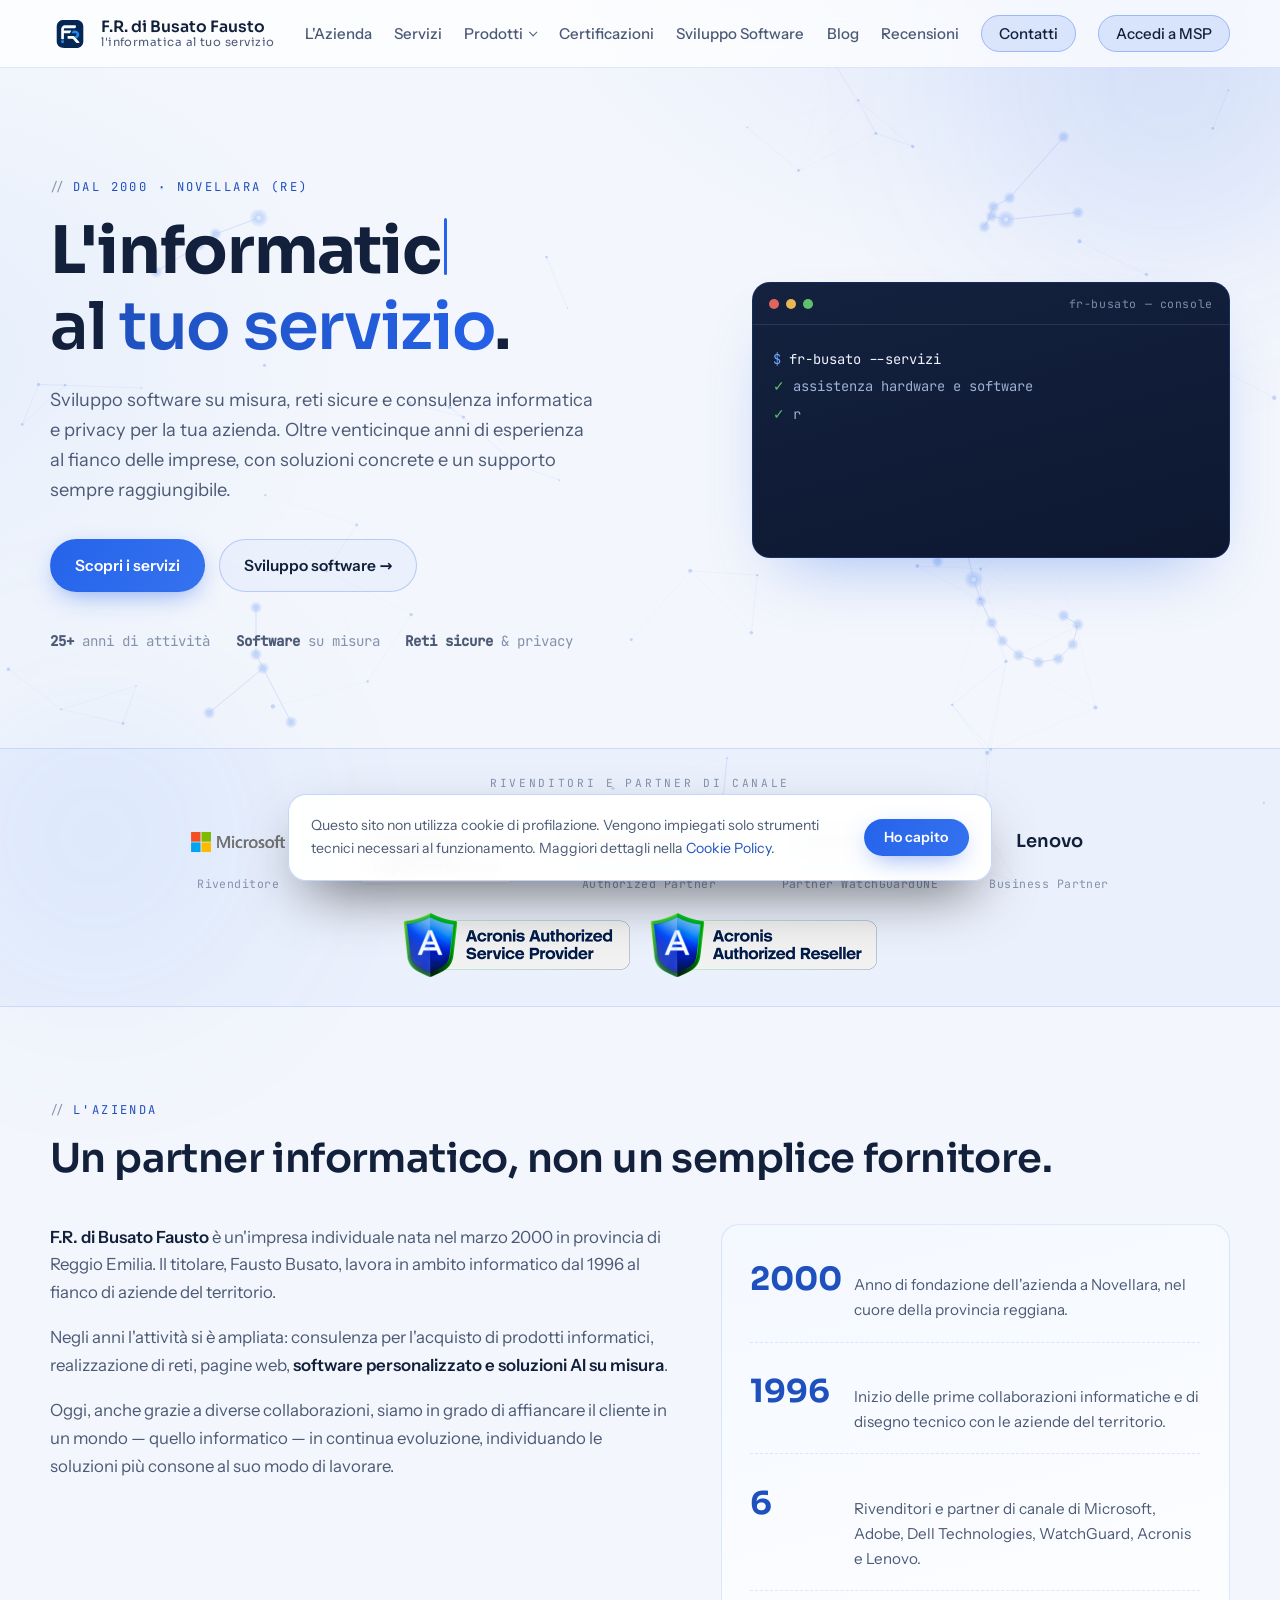
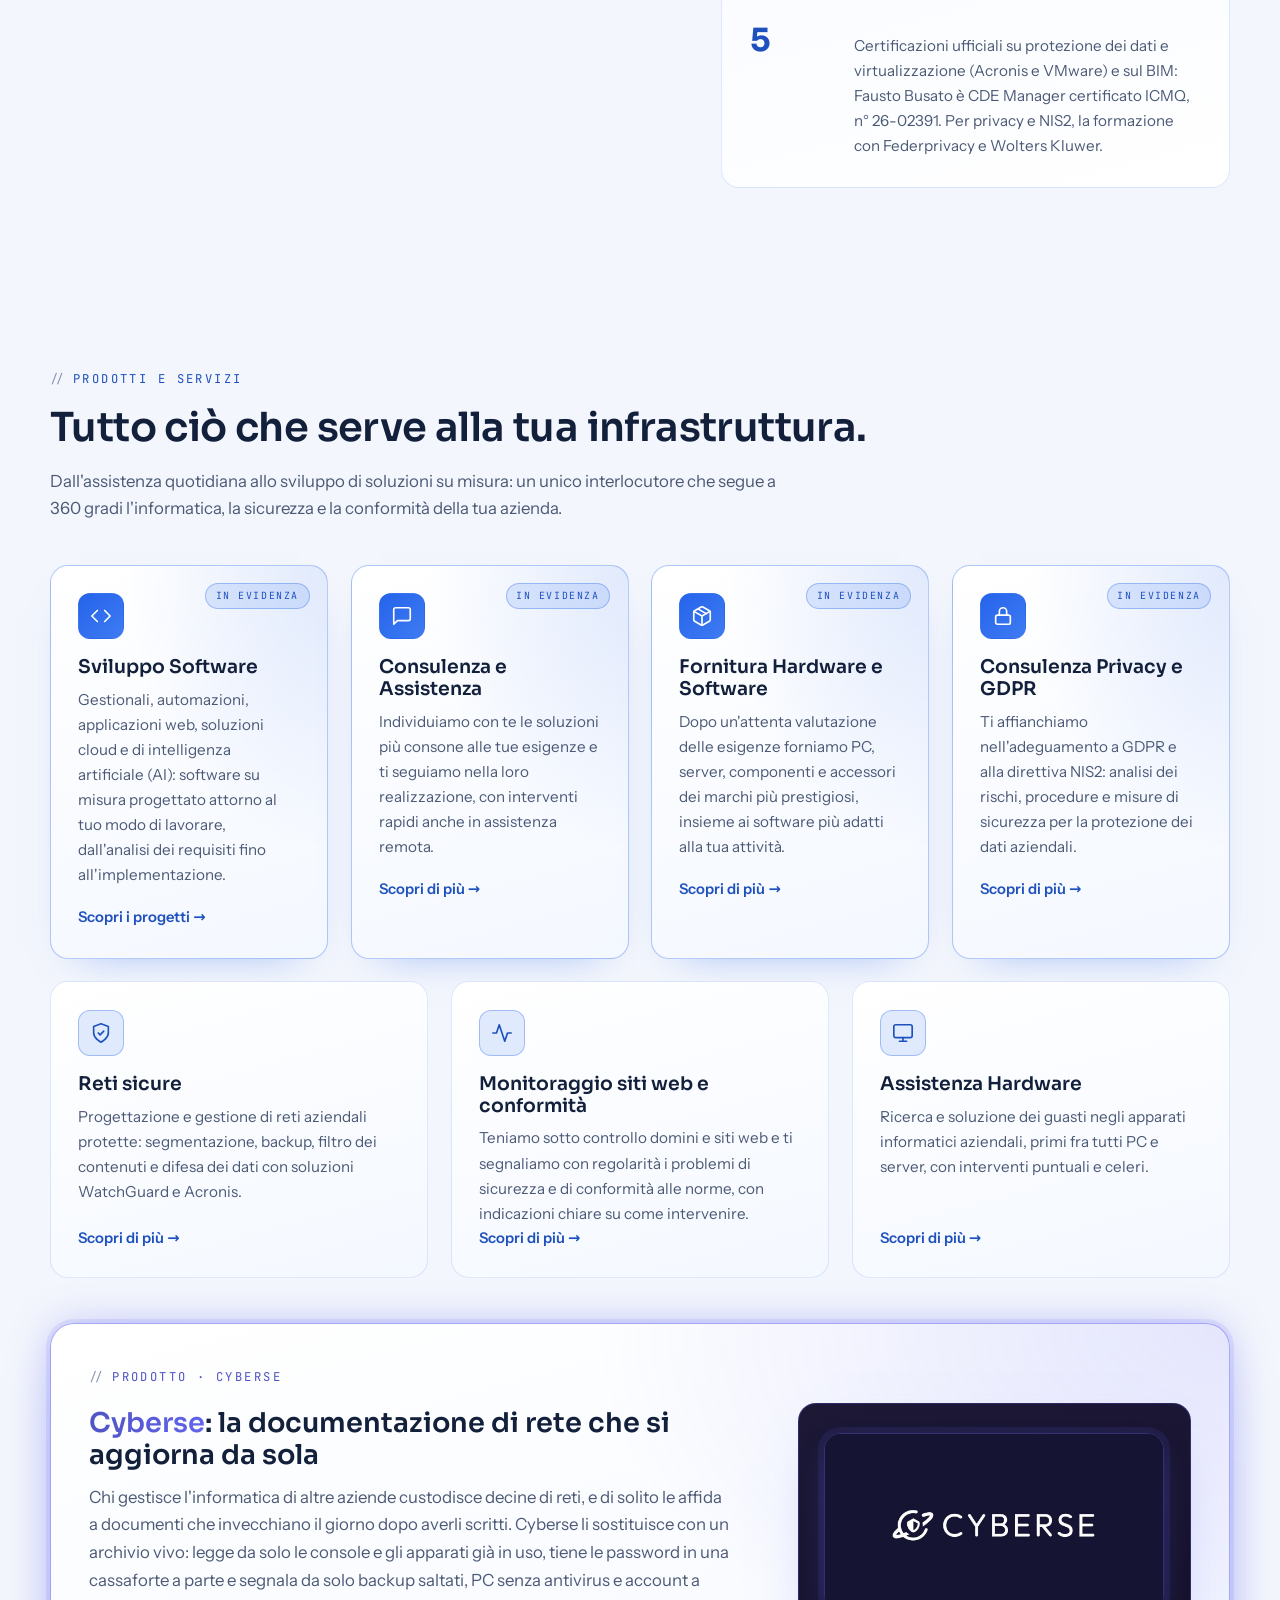
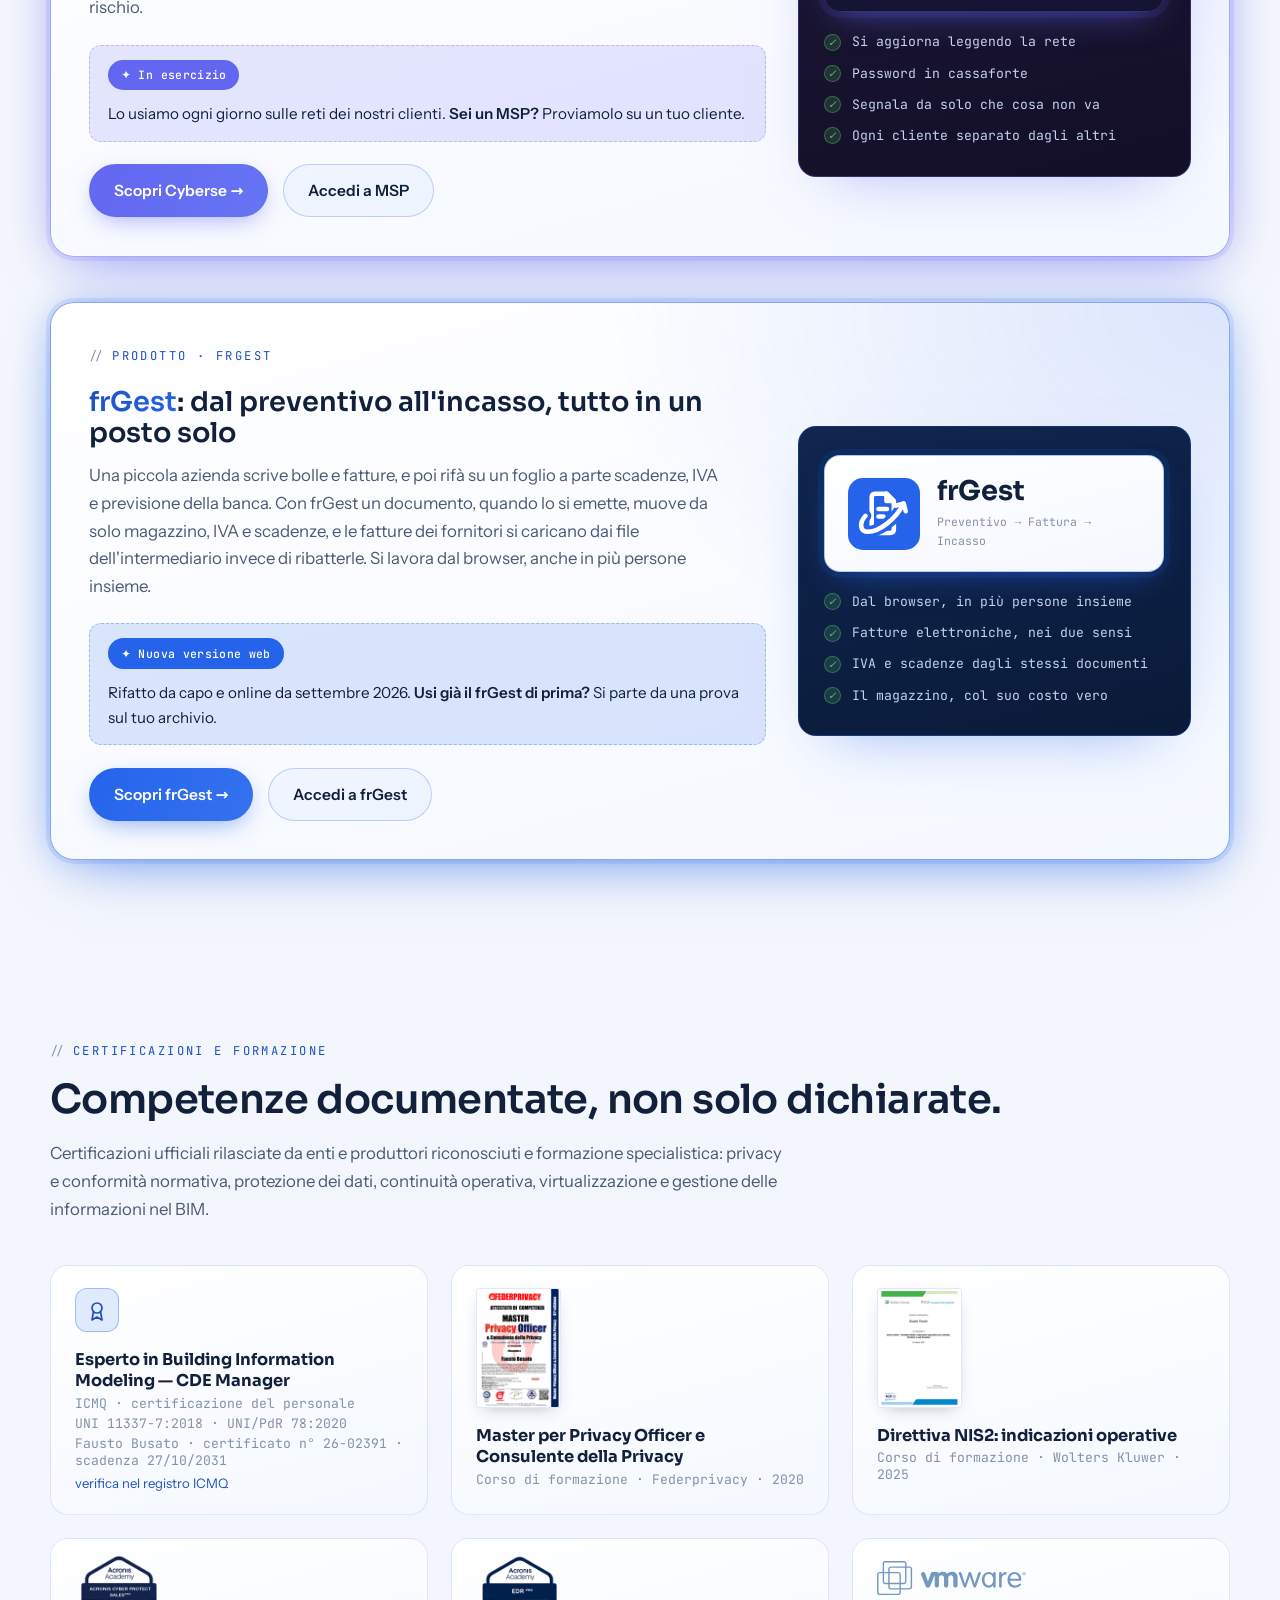
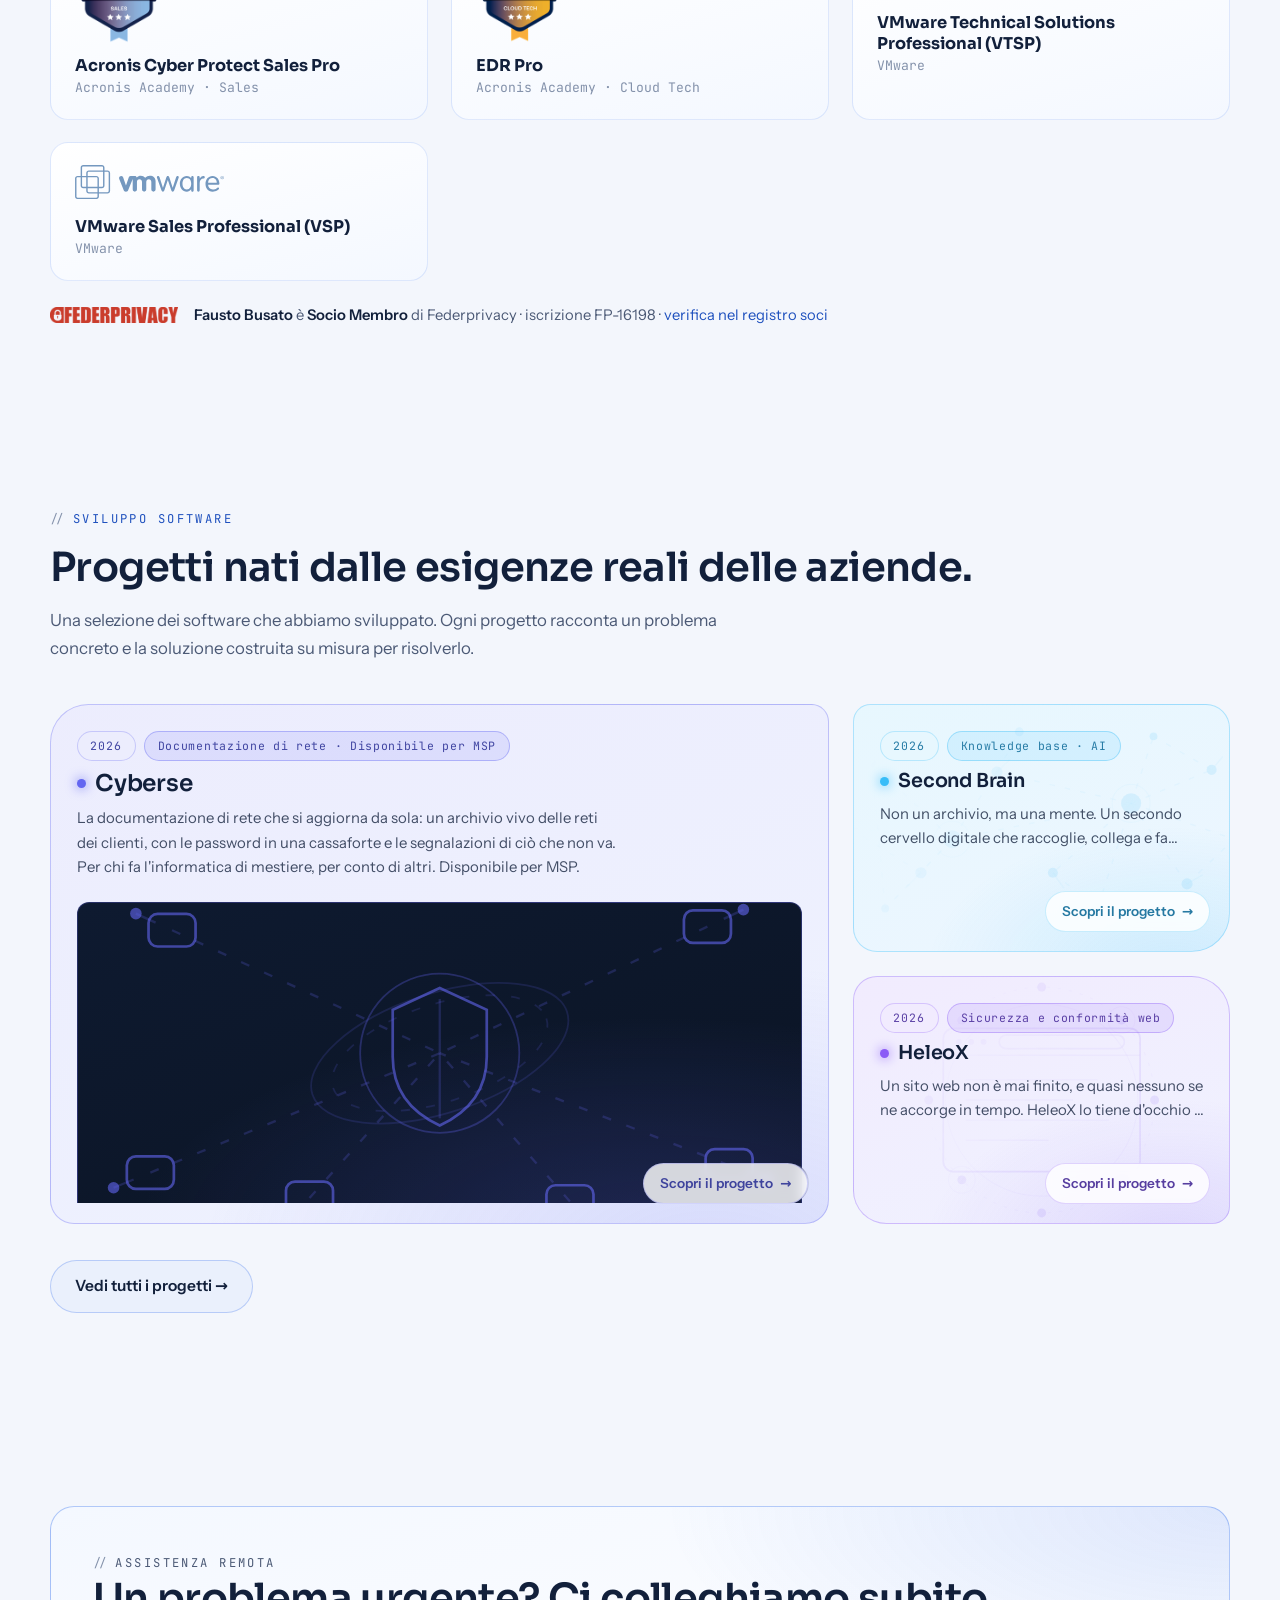
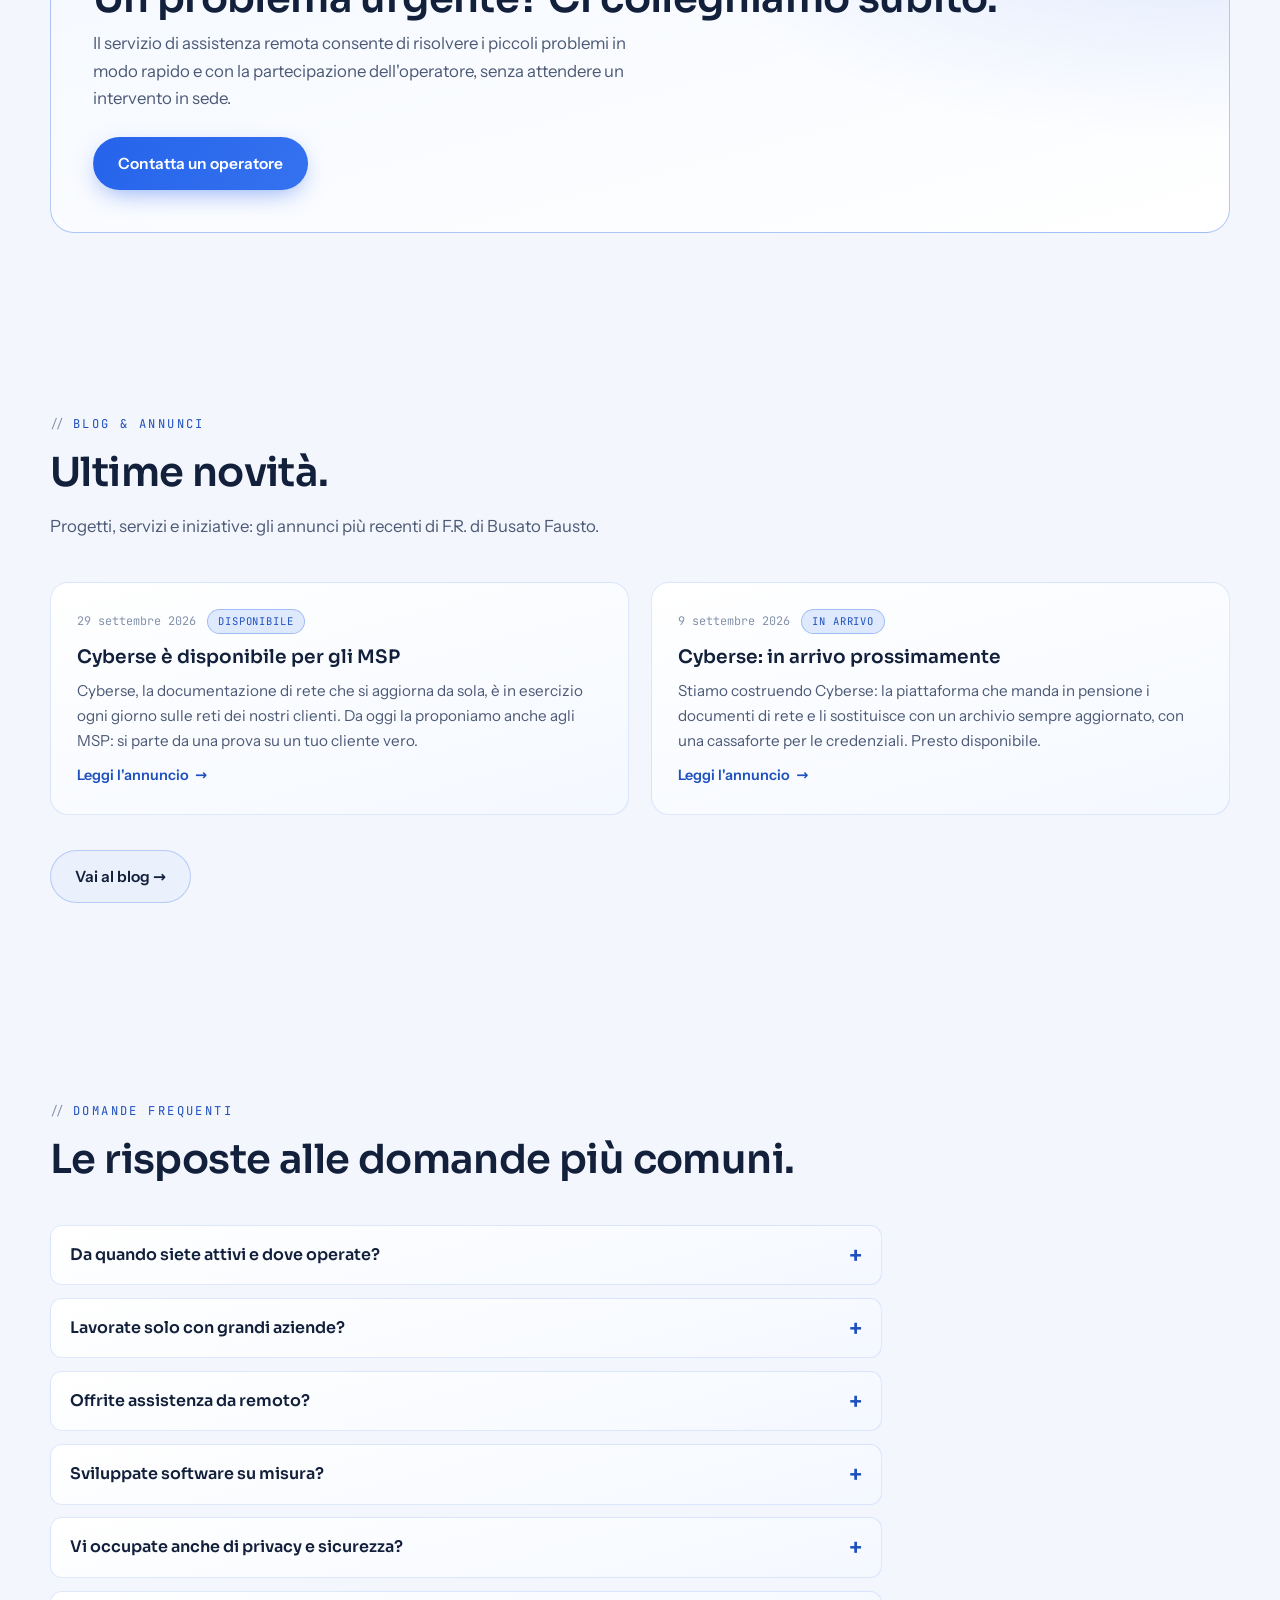
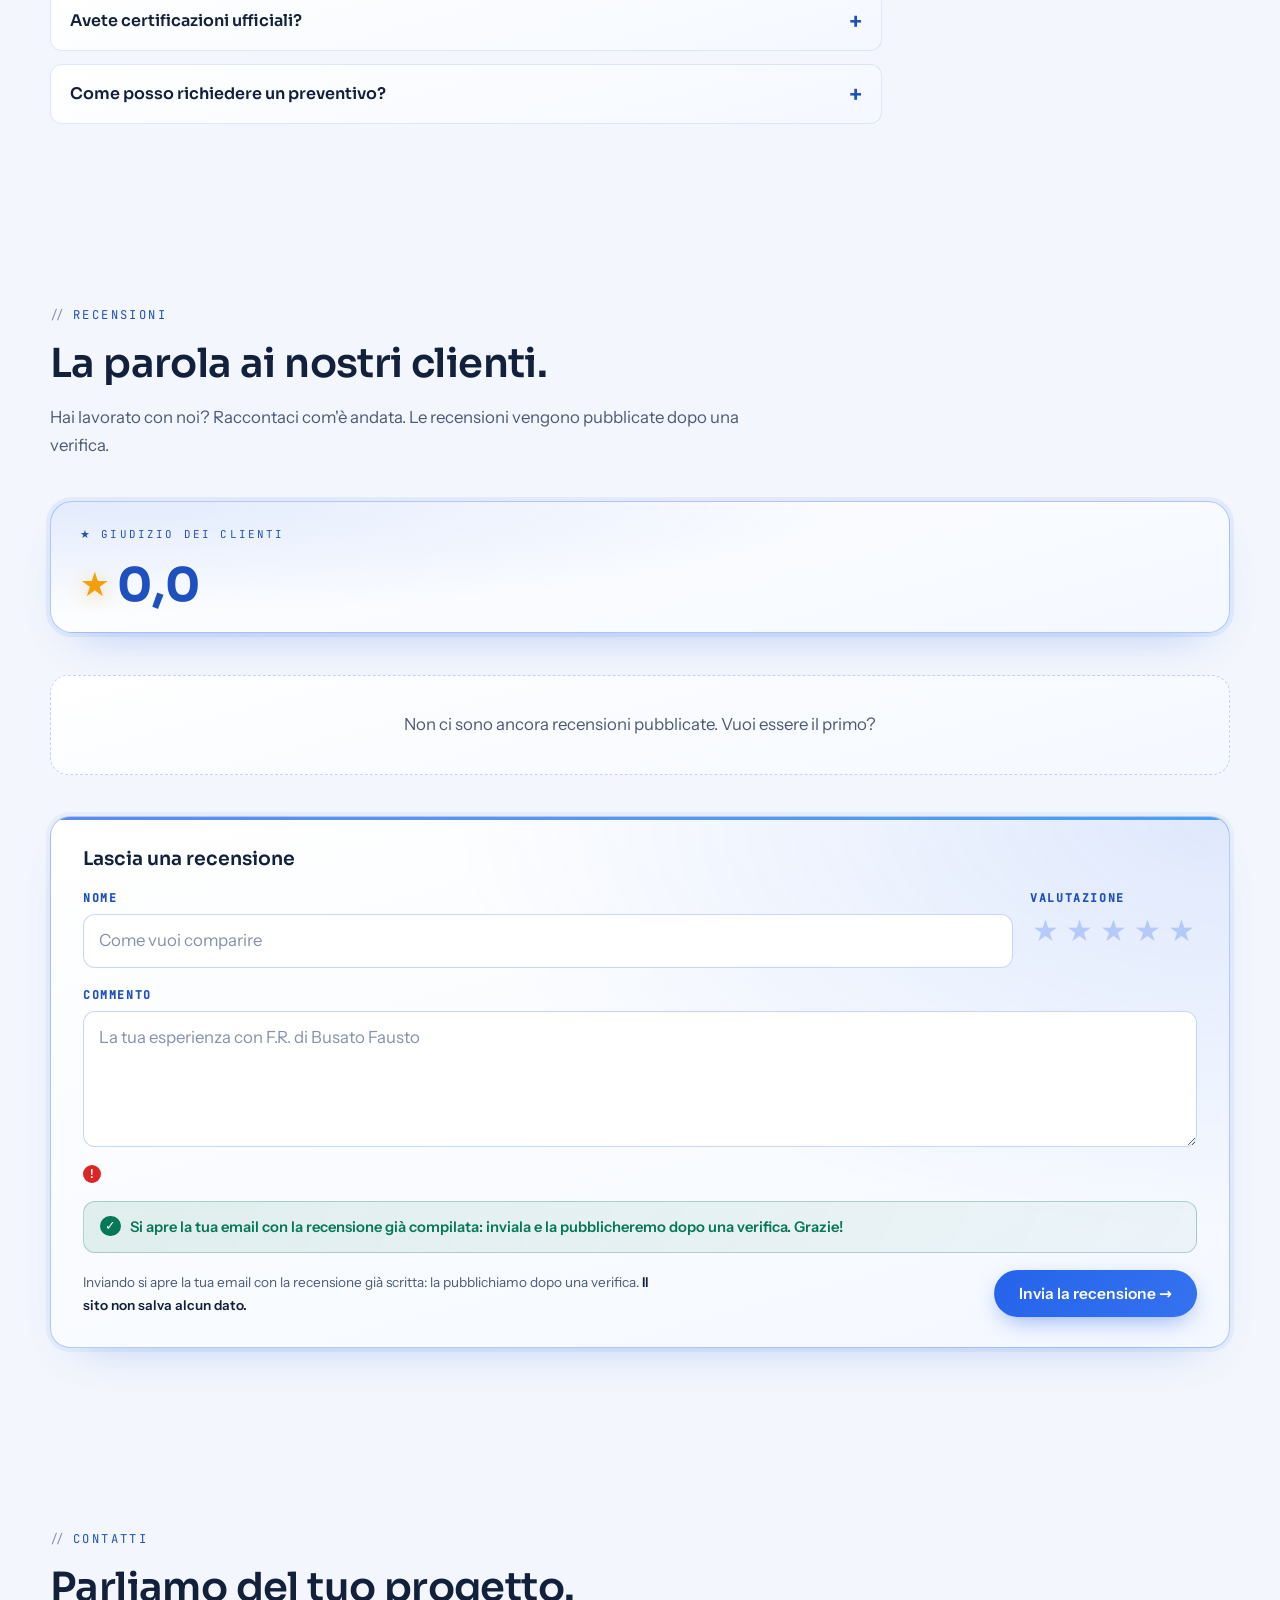
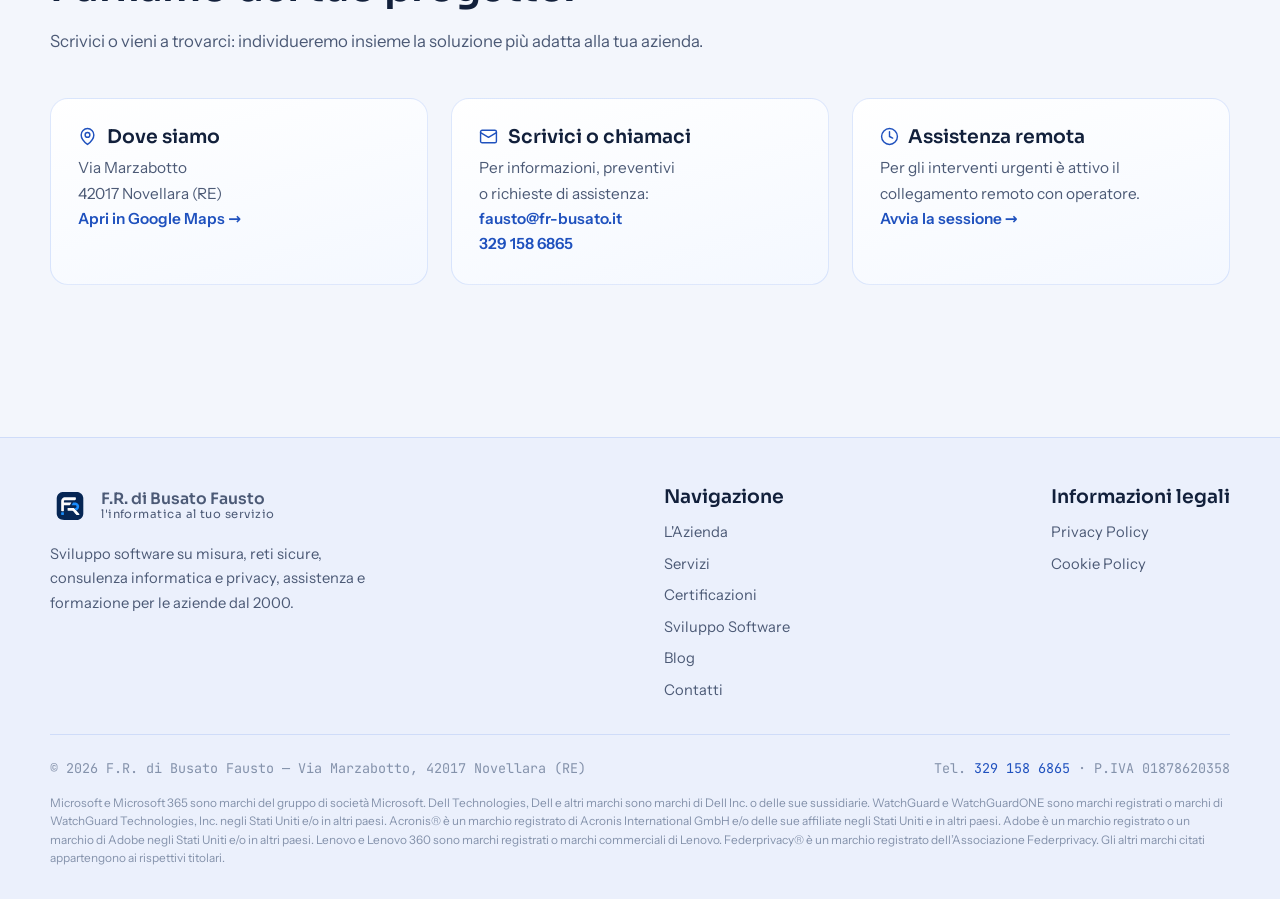
<file: index.html>
<!DOCTYPE html>
<html lang="it">
<head>
  <meta charset="UTF-8">
  <meta name="viewport" content="width=device-width, initial-scale=1.0">
  <title>F.R. di Busato Fausto — Software su misura e consulenza informatica · Novellara (RE)</title>
  <meta name="description" content="F.R. di Busato Fausto: sviluppo software su misura, reti sicure, consulenza informatica e privacy (GDPR e NIS2), assistenza e formazione per le aziende dal 2000. Novellara (RE).">
  <link rel="canonical" href="https://www.fr-busato.it/">
  <meta property="og:type" content="website">
  <meta property="og:site_name" content="F.R. di Busato Fausto">
  <meta property="og:locale" content="it_IT">
  <meta property="og:title" content="F.R. di Busato Fausto — L'informatica al tuo servizio">
  <meta property="og:description" content="Sviluppo software su misura, reti sicure, consulenza informatica e privacy (GDPR e NIS2), assistenza e formazione per le aziende dal 2000. Novellara (RE).">
  <meta property="og:url" content="https://www.fr-busato.it/">
  <meta property="og:image" content="https://www.fr-busato.it/assets/img/og-card.jpg">
  <meta property="og:image:width" content="1200">
  <meta property="og:image:height" content="630">
  <meta property="og:image:alt" content="F.R. di Busato Fausto — l'informatica al tuo servizio">
  <meta name="twitter:card" content="summary_large_image">
  <meta name="twitter:title" content="F.R. di Busato Fausto — L'informatica al tuo servizio">
  <meta name="twitter:description" content="Sviluppo software su misura, reti sicure, consulenza informatica e privacy (GDPR e NIS2), assistenza e formazione per le aziende dal 2000.">
  <meta name="twitter:image" content="https://www.fr-busato.it/assets/img/og-card.jpg">
  <link rel="icon" type="image/svg+xml" href="assets/img/favicon.svg">
  <link rel="stylesheet" href="assets/css/style.css">
  <!-- SEO: dati strutturati Schema.org — collegano l'azienda al territorio
       (ricerca locale RE/MO) e ai suoi due marchi. Nessun impatto visivo.
       Cyberse non ha ancora un sito: la voce "url" si aggiunge quando ci sarà. -->
  <script type="application/ld+json">
  {
    "@context": "https://schema.org",
    "@type": "ProfessionalService",
    "@id": "https://www.fr-busato.it/#azienda",
    "name": "F.R. di Busato Fausto",
    "alternateName": "F.R. Informatica",
    "description": "Sviluppo software su misura, reti sicure, consulenza informatica e privacy (GDPR e NIS2), assistenza e formazione per le aziende dal 2000.",
    "url": "https://www.fr-busato.it/",
    "image": "https://www.fr-busato.it/assets/img/og-card.jpg",
    "email": "fausto@fr-busato.it",
    "telephone": "+39 329 158 6865",
    "vatID": "IT01878620358",
    "foundingDate": "2000",
    "hasMap": "https://maps.google.com/maps?cid=2408211525822770398",
    "address": {
      "@type": "PostalAddress",
      "streetAddress": "Via Marzabotto",
      "addressLocality": "Novellara",
      "addressRegion": "RE",
      "postalCode": "42017",
      "addressCountry": "IT"
    },
    "geo": {
      "@type": "GeoCoordinates",
      "latitude": 44.8456,
      "longitude": 10.7312
    },
    "areaServed": [
      { "@type": "AdministrativeArea", "name": "Provincia di Reggio Emilia" },
      { "@type": "AdministrativeArea", "name": "Provincia di Modena" }
    ],
    "knowsAbout": ["Sviluppo software su misura", "Reti aziendali e sicurezza informatica", "GDPR", "NIS2", "Assistenza informatica"],
    "brand": [
      {
        "@type": "Brand",
        "name": "HeleoX",
        "url": "https://www.heleox.it/"
      },
      {
        "@type": "Brand",
        "name": "Cyberse"
      }
    ]
  }
  </script>
</head>
<body>

  <a class="skip-link" href="#contenuto">Vai al contenuto</a>

  <div class="progresso" id="progresso" aria-hidden="true"></div>
  <div class="sfondo" aria-hidden="true"></div>
  <canvas id="bg-canvas" aria-hidden="true"></canvas>
  <div class="orb orb-a" aria-hidden="true"></div>
  <div class="orb orb-b" aria-hidden="true"></div>

  <header class="header">
    <nav class="nav container" aria-label="Navigazione principale">
      <a class="marchio" href="index.html">
        <span class="marchio-logo">F.R.</span>
        <span class="marchio-testo">
          <strong>F.R. di Busato Fausto</strong>
          <span>l'informatica al tuo servizio</span>
        </span>
      </a>
      <button class="nav-toggle" aria-expanded="false" aria-controls="menu" aria-label="Apri il menu">
        <span></span><span></span><span></span>
      </button>
      <ul class="nav-menu" id="menu">
        <li><a href="#azienda">L'Azienda</a></li>
        <li><a href="#servizi">Servizi</a></li>
        <li class="nav-gruppo">
          <a href="#prodotti">Prodotti</a>
          <ul class="nav-sotto">
            <li><a href="cyberse.html">Cyberse</a></li>
            <li><a href="frgest.html">frGest</a></li>
          </ul>
        </li>
        <li><a href="#certificazioni">Certificazioni</a></li>
        <li><a href="sviluppo-software.html">Sviluppo Software</a></li>
        <li><a href="blog.html">Blog</a></li>
        <li><a href="#recensioni">Recensioni</a></li>
        <li><a class="nav-cta" href="#contatti">Contatti</a></li>
        <li class="nav-voce-portale"><a class="nav-cta nav-portale" href="https://msp.fr-busato.it/accesso">Accedi a MSP</a></li>
      </ul>
    </nav>
  </header>

  <main id="contenuto">

    <!-- ================= HERO ================= -->
    <section class="hero container">
      <div>
        <p class="eyebrow entra">Dal 2000 · Novellara (RE)</p>
        <h1 class="entra" data-passo="1"><span class="tw-word-h1" id="tw-title-word" aria-hidden="true">L'informatica</span><span class="tw-caret-h1" aria-hidden="true"></span><span class="sr-only">L'informatica</span><br>al <span class="gradiente">tuo servizio</span>.</h1>
        <p class="hero-lead entra" data-passo="2">
          Sviluppo software su misura, reti sicure e consulenza informatica e privacy
          per la tua azienda. Oltre venticinque anni di esperienza al fianco delle imprese,
          con soluzioni concrete e un supporto sempre raggiungibile.
        </p>
        <div class="hero-azioni entra" data-passo="3">
          <a class="btn btn-pieno" href="#servizi">Scopri i servizi</a>
          <a class="btn btn-vuoto" href="sviluppo-software.html">Sviluppo software →</a>
        </div>
        <p class="hero-nota entra" data-passo="4">
          <span><b>25+</b> anni di attività</span>
          <span><b>Software</b> su misura</span>
          <span><b>Reti sicure</b> &amp; privacy</span>
        </p>
      </div>

      <div class="terminale entra" data-passo="5" id="terminale" aria-hidden="true">
        <div class="terminale-barra">
          <i></i><i></i><i></i>
          <em>fr-busato — console</em>
        </div>
        <div class="terminale-corpo" id="term-body"></div>
      </div>
    </section>

    <!-- ================= PARTNER STRISCIA =================
         Regole dei produttori: Second Brain, 01 Tecnica/marchi-dei-partner-punto-di-ingresso.
         - Logo solo dove è concesso, dal file ufficiale e senza modifiche, filtri, forme
           attorno o animazioni: Microsoft (senza licenza solo accanto al logo di un altro
           fornitore con un rapporto simile, qui Acronis) e Acronis.
         - Acronis: un badge per ciascuna delle due posizioni di F.R., Authorized Service
           Provider (dal 2026-10-30; prima Registered) e Authorized Reseller, dal Partner
           Portal, ridotti in proporzione dai file
           @4x. Contengono il simbolo Acronis, la «A» a doppia barra, e reggono la condizione di
           Microsoft. Livello cambiato → badge nuovo.
         - Dell, WatchGuard (fino al livello Silver) e Lenovo: solo il nome, in testo, finché
           non c'è il logo del livello scaricato dal loro portale partner.
         - Adobe: il badge del livello, «Registered Reseller», dal portale Partner Connection,
           ridotto in proporzione e mai ritagliato. Guida del marchio per i partner (22/06/2026):
           ogni uso si fa approvare prima da brand@adobe.com; altezza minima del riquadro 54px
           (il PNG ha attorno l'ombra trasparente: a 68px il riquadro ne fa circa 57); spazio
           libero pari a metà dell'altezza; da solo, secondario al marchio di F.R.
         - Niente link ai siti dei produttori: Dell vieta i marchi come link senza approvazione.
         - Accanto a ciascuno, il rapporto vero col suo nome. -->
    <div class="partner-striscia" id="partner">
      <div class="container">
        <p class="partner-titolo">Rivenditori e partner di canale</p>
        <ul class="partner-elenco" aria-label="Rivenditori e partner di canale">
          <li class="partner">
            <img class="partner-logo" src="assets/img/partner/microsoft-logo.png" alt="Microsoft" width="2008" height="900" decoding="async">
            <span class="partner-rapporto">Rivenditore</span>
          </li>
          <li class="partner">
            <img class="partner-badge partner-badge-adobe" src="assets/img/partner/adobe-registered-reseller.png" alt="Adobe Registered Reseller" width="320" height="136" decoding="async">
          </li>
          <li class="partner">
            <span class="partner-nome">Dell Technologies</span>
            <span class="partner-rapporto">Authorized Partner</span>
          </li>
          <li class="partner">
            <span class="partner-nome">WatchGuard<sup>®</sup></span>
            <span class="partner-rapporto">Partner WatchGuardONE</span>
          </li>
          <li class="partner">
            <span class="partner-nome">Lenovo</span>
            <span class="partner-rapporto">Business Partner</span>
          </li>
          <!-- Acronis in fondo: una voce sola con le due posizioni di F.R. -->
          <li class="partner partner-badge-coppia">
            <img class="partner-badge" src="assets/img/partner/acronis-authorized-service-provider.png" alt="Acronis® Authorized Service Provider" width="454" height="128" decoding="async">
            <img class="partner-badge" src="assets/img/partner/acronis-authorized-reseller.png" alt="Acronis® Authorized Reseller" width="454" height="128" decoding="async">
          </li>
        </ul>
      </div>
    </div>

    <!-- ================= AZIENDA ================= -->
    <section class="sezione container" id="azienda">
      <div class="sezione-testa rivela">
        <p class="eyebrow">L'Azienda</p>
        <h2>Un partner informatico, non un semplice fornitore.</h2>
      </div>
      <div class="azienda-griglia">
        <div class="azienda-testo rivela">
          <p>
            <strong>F.R. di Busato Fausto</strong> è un'impresa individuale nata nel marzo 2000
            in provincia di Reggio Emilia. Il titolare, Fausto Busato, lavora in ambito informatico dal 1996 al fianco
            di aziende del territorio.
          </p>
          <p>
            Negli anni l'attività si è ampliata: consulenza per l'acquisto di prodotti informatici,
            realizzazione di reti, pagine web, <strong>software personalizzato e soluzioni AI su misura</strong>.
          </p>
          <p>
            Oggi, anche grazie a diverse collaborazioni, siamo in grado di affiancare il cliente
            in un mondo — quello informatico — in continua evoluzione, individuando le soluzioni
            più consone al suo modo di lavorare.
          </p>
        </div>
        <div class="pannello-dati rivela" data-ritardo="1">
          <div class="dato">
            <span class="dato-num" data-conta="2000">2000</span>
            <span class="dato-desc">Anno di fondazione dell'azienda a Novellara, nel cuore della provincia reggiana.</span>
          </div>
          <div class="dato">
            <span class="dato-num" data-conta="1996">1996</span>
            <span class="dato-desc">Inizio delle prime collaborazioni informatiche e di disegno tecnico con le aziende del territorio.</span>
          </div>
          <div class="dato">
            <span class="dato-num" data-conta="6">6</span>
            <span class="dato-desc">Rivenditori e partner di canale di Microsoft, Adobe, Dell Technologies, WatchGuard, Acronis e Lenovo.</span>
          </div>
          <div class="dato">
            <span class="dato-num" data-conta="5">5</span>
            <span class="dato-desc">Certificazioni ufficiali su protezione dei dati e virtualizzazione (Acronis e VMware) e sul BIM: Fausto Busato è CDE Manager certificato ICMQ, n° 26-02391. Per privacy e NIS2, la formazione con Federprivacy e Wolters Kluwer.</span>
          </div>
        </div>
      </div>
    </section>

    <!-- ================= SERVIZI ================= -->
    <section class="sezione container" id="servizi">
      <div class="sezione-testa rivela">
        <p class="eyebrow">Prodotti e Servizi</p>
        <h2>Tutto ciò che serve alla tua infrastruttura.</h2>
        <p class="sottotitolo">Dall'assistenza quotidiana allo sviluppo di soluzioni su misura: un unico interlocutore che segue a 360 gradi l'informatica, la sicurezza e la conformità della tua azienda.</p>
      </div>

      <!-- Servizi in evidenza -->
      <div class="servizi-evidenza">
        <a class="servizio servizio-focus rivela" href="sviluppo-software.html">
          <span class="servizio-focus-tag">In evidenza</span>
          <div class="servizio-icona" aria-hidden="true">
            <svg viewBox="0 0 24 24" fill="none" stroke="currentColor" stroke-width="1.8" stroke-linecap="round" stroke-linejoin="round"><polyline points="16 18 22 12 16 6"/><polyline points="8 6 2 12 8 18"/></svg>
          </div>
          <h3>Sviluppo Software</h3>
          <p>Gestionali, automazioni, applicazioni web, soluzioni cloud e di intelligenza artificiale (AI): software su misura progettato attorno al tuo modo di lavorare, dall'analisi dei requisiti fino all'implementazione.</p>
          <span class="servizio-link">Scopri i progetti →</span>
        </a>
        <a class="servizio servizio-focus rivela" href="servizio.html?id=consulenza-assistenza" data-ritardo="1">
          <span class="servizio-focus-tag">In evidenza</span>
          <div class="servizio-icona" aria-hidden="true">
            <svg viewBox="0 0 24 24" fill="none" stroke="currentColor" stroke-width="1.8" stroke-linecap="round" stroke-linejoin="round"><path d="M21 15a2 2 0 0 1-2 2H7l-4 4V5a2 2 0 0 1 2-2h14a2 2 0 0 1 2 2z"/></svg>
          </div>
          <h3>Consulenza e Assistenza</h3>
          <p>Individuiamo con te le soluzioni più consone alle tue esigenze e ti seguiamo nella loro realizzazione, con interventi rapidi anche in assistenza remota.</p>
          <span class="servizio-link">Scopri di più →</span>
        </a>
        <a class="servizio servizio-focus rivela" href="servizio.html?id=fornitura-hardware" data-ritardo="2">
          <span class="servizio-focus-tag">In evidenza</span>
          <div class="servizio-icona" aria-hidden="true">
            <svg viewBox="0 0 24 24" fill="none" stroke="currentColor" stroke-width="1.8" stroke-linecap="round" stroke-linejoin="round"><path d="M16.5 9.4 7.55 4.24M21 16V8a2 2 0 0 0-1-1.73l-7-4a2 2 0 0 0-2 0l-7 4A2 2 0 0 0 3 8v8a2 2 0 0 0 1 1.73l7 4a2 2 0 0 0 2 0l7-4A2 2 0 0 0 21 16z"/><path d="M3.27 6.96 12 12.01l8.73-5.05M12 22.08V12"/></svg>
          </div>
          <h3>Fornitura Hardware e Software</h3>
          <p>Dopo un'attenta valutazione delle esigenze forniamo PC, server, componenti e accessori dei marchi più prestigiosi, insieme ai software più adatti alla tua attività.</p>
          <span class="servizio-link">Scopri di più →</span>
        </a>
        <a class="servizio servizio-focus rivela" href="servizio.html?id=privacy-conformita" data-ritardo="3">
          <span class="servizio-focus-tag">In evidenza</span>
          <div class="servizio-icona" aria-hidden="true">
            <svg viewBox="0 0 24 24" fill="none" stroke="currentColor" stroke-width="1.8" stroke-linecap="round" stroke-linejoin="round"><rect x="4" y="11" width="16" height="10" rx="2"/><path d="M8 11V7a4 4 0 0 1 8 0v4"/></svg>
          </div>
          <h3>Consulenza Privacy e GDPR</h3>
          <p>Ti affianchiamo nell'adeguamento a GDPR e alla direttiva NIS2: analisi dei rischi, procedure e misure di sicurezza per la protezione dei dati aziendali.</p>
          <span class="servizio-link">Scopri di più →</span>
        </a>
      </div>

      <!-- Altri servizi -->
      <div class="servizi-secondari">
        <a class="servizio rivela" href="servizio.html?id=reti-sicure">
          <div class="servizio-icona" aria-hidden="true">
            <svg viewBox="0 0 24 24" fill="none" stroke="currentColor" stroke-width="1.8" stroke-linecap="round" stroke-linejoin="round"><path d="M12 22s8-4 8-10V5l-8-3-8 3v7c0 6 8 10 8 10z"/><path d="m9 12 2 2 4-4"/></svg>
          </div>
          <h3>Reti sicure</h3>
          <p>Progettazione e gestione di reti aziendali protette: segmentazione, backup, filtro dei contenuti e difesa dei dati con soluzioni WatchGuard e Acronis.</p>
          <span class="servizio-link">Scopri di più →</span>
        </a>
        <a class="servizio rivela" href="servizio.html?id=privacy-conformita" data-ritardo="1">
          <div class="servizio-icona" aria-hidden="true">
            <svg viewBox="0 0 24 24" fill="none" stroke="currentColor" stroke-width="1.8" stroke-linecap="round" stroke-linejoin="round"><path d="M22 12h-4l-3 9L9 3l-3 9H2"/></svg>
          </div>
          <h3>Monitoraggio siti web e conformità</h3>
          <p>Teniamo sotto controllo domini e siti web e ti segnaliamo con regolarità i problemi di sicurezza e di conformità alle norme, con indicazioni chiare su come intervenire.</p>
          <span class="servizio-link">Scopri di più →</span>
        </a>
        <a class="servizio rivela" href="servizio.html?id=assistenza-hardware" data-ritardo="2">
          <div class="servizio-icona" aria-hidden="true">
            <svg viewBox="0 0 24 24" fill="none" stroke="currentColor" stroke-width="1.8" stroke-linecap="round" stroke-linejoin="round"><rect x="2" y="3" width="20" height="14" rx="2"/><path d="M8 21h8M12 17v4"/></svg>
          </div>
          <h3>Assistenza Hardware</h3>
          <p>Ricerca e soluzione dei guasti negli apparati informatici aziendali, primi fra tutti PC e server, con interventi puntuali e celeri.</p>
          <span class="servizio-link">Scopri di più →</span>
        </a>
      </div>


      <!-- ===== Cyberse: il nostro prodotto per la documentazione di rete =====
           Testi solo su cose costruite e in esercizio (vedi le regole in testa
           a cyberse.html). La scheda completa è cyberse.html.
           La voce «Prodotti» del menu punta qui. -->
      <div class="richiamo rivela" id="prodotti">
        <div class="richiamo-testo">
          <p class="eyebrow">Prodotto · Cyberse</p>
          <h3 class="richiamo-titolo"><span class="gradiente">Cyberse</span>: la documentazione di rete che si aggiorna da sola</h3>
          <p>Chi gestisce l'informatica di altre aziende custodisce decine di reti, e di solito le affida a documenti che invecchiano il giorno dopo averli scritti. Cyberse li sostituisce con un archivio vivo: legge da solo le console e gli apparati già in uso, tiene le password in una cassaforte a parte e segnala da solo backup saltati, PC senza antivirus e account a rischio.</p>
          <div class="richiamo-annuncio">
            <span class="richiamo-badge">✦ In esercizio</span>
            <p>Lo usiamo ogni giorno sulle reti dei nostri clienti. <strong>Sei un MSP?</strong> Proviamolo su un tuo cliente.</p>
          </div>
          <div class="richiamo-azioni">
            <a class="btn btn-pieno" href="cyberse.html">Scopri Cyberse →</a>
            <a class="btn btn-vuoto" href="https://msp.fr-busato.it/accesso">Accedi a MSP</a>
          </div>
        </div>
        <div class="richiamo-vetrina" aria-hidden="true">
          <div class="richiamo-marchio">
            <img src="assets/img/cyberse-logo.jpg" alt="Cyberse" width="1200" height="630" decoding="async">
          </div>
          <ul class="richiamo-check">
            <li><i></i>Si aggiorna leggendo la rete</li>
            <li><i></i>Password in cassaforte</li>
            <li><i></i>Segnala da solo che cosa non va</li>
            <li><i></i>Ogni cliente separato dagli altri</li>
          </ul>
        </div>
      </div>

      <!-- ===== frGest: il nostro gestionale per le piccole aziende =====
           Testi solo su cose costruite e in esercizio (vedi le regole in testa
           a frgest.html). La scheda completa è frgest.html -->
      <div class="richiamo richiamo-frgest rivela">
        <div class="richiamo-testo">
          <p class="eyebrow">Prodotto · frGest</p>
          <h3 class="richiamo-titolo"><span class="gradiente">frGest</span>: dal preventivo all'incasso, tutto in un posto solo</h3>
          <p>Una piccola azienda scrive bolle e fatture, e poi rifà su un foglio a parte scadenze, IVA e previsione della banca. Con frGest un documento, quando lo si emette, muove da solo magazzino, IVA e scadenze, e le fatture dei fornitori si caricano dai file dell'intermediario invece di ribatterle. Si lavora dal browser, anche in più persone insieme.</p>
          <div class="richiamo-annuncio">
            <span class="richiamo-badge">✦ Nuova versione web</span>
            <p>Rifatto da capo e online da settembre 2026. <strong>Usi già il frGest di prima?</strong> Si parte da una prova sul tuo archivio.</p>
          </div>
          <div class="richiamo-azioni">
            <a class="btn btn-pieno" href="frgest.html">Scopri frGest →</a>
            <a class="btn btn-vuoto" href="https://frgest.fr-busato.it/">Accedi a frGest</a>
          </div>
        </div>
        <div class="richiamo-vetrina" aria-hidden="true">
          <div class="richiamo-marchio fg-marchio">
            <img src="assets/img/frgest.svg" alt="" width="48" height="48" decoding="async">
            <div>
              <strong>frGest</strong>
              <span>Preventivo → Fattura → Incasso</span>
            </div>
          </div>
          <ul class="richiamo-check">
            <li><i></i>Dal browser, in più persone insieme</li>
            <li><i></i>Fatture elettroniche, nei due sensi</li>
            <li><i></i>IVA e scadenze dagli stessi documenti</li>
            <li><i></i>Il magazzino, col suo costo vero</li>
          </ul>
        </div>
      </div>

    </section>

    <!-- ================= CERTIFICAZIONI ================= -->
    <section class="sezione container" id="certificazioni" data-cert-sezione hidden>
      <div class="sezione-testa rivela">
        <p class="eyebrow">Certificazioni e formazione</p>
        <h2>Competenze documentate, non solo dichiarate.</h2>
        <p class="sottotitolo">Certificazioni ufficiali rilasciate da enti e produttori riconosciuti e formazione specialistica: privacy e conformità normativa, protezione dei dati, continuità operativa, virtualizzazione e gestione delle informazioni nel BIM.</p>
      </div>
      <div class="certificazioni-griglia rivela" data-ritardo="1"></div>
    </section>

    <!-- ================= SVILUPPO SOFTWARE (anteprima) ================= -->
    <section class="sezione container" id="sviluppo-software">
      <div class="sezione-testa rivela">
        <p class="eyebrow">Sviluppo Software</p>
        <h2>Progetti nati dalle esigenze reali delle aziende.</h2>
        <p class="sottotitolo">Una selezione dei software che abbiamo sviluppato. Ogni progetto racconta un problema concreto e la soluzione costruita su misura per risolverlo.</p>
      </div>
      <div class="bento" id="featured-grid" aria-label="Progetti in evidenza"></div>
      <p style="margin-top:2.2rem" class="rivela">
        <a class="btn btn-vuoto" href="sviluppo-software.html">Vedi tutti i progetti →</a>
      </p>

    </section>

    <!-- ================= ASSISTENZA REMOTA ================= -->
    <section class="sezione container">
      <div class="callout rivela">
        <div>
          <p class="eyebrow">Assistenza Remota</p>
          <h2>Un problema urgente? Ci colleghiamo subito.</h2>
          <p>Il servizio di assistenza remota consente di risolvere i piccoli problemi in modo rapido e con la partecipazione dell'operatore, senza attendere un intervento in sede.</p>
        </div>
        <a class="btn btn-pieno" href="https://logins.livecare.net/liveletexecustomunified/DDG7D1416OT0S9K1" target="_blank" rel="noopener noreferrer">Contatta un operatore</a>
      </div>
    </section>

    <!-- ================= BLOG / ANNUNCI ================= -->
    <section class="sezione container" id="blog">
      <div class="sezione-testa rivela">
        <p class="eyebrow">Blog &amp; Annunci</p>
        <h2>Ultime novità.</h2>
        <p class="sottotitolo">Progetti, servizi e iniziative: gli annunci più recenti di F.R. di Busato Fausto.</p>
      </div>
      <div class="blog-griglia blog-anteprima" id="blog-anteprima" data-limite="2" aria-label="Ultimi annunci"></div>
      <p class="blog-vuoto" id="blog-vuoto" hidden></p>
      <p style="margin-top:2.2rem" class="rivela">
        <a class="btn btn-vuoto" href="blog.html">Vai al blog →</a>
      </p>
    </section>

    <!-- ================= FAQ ================= -->
    <section class="sezione container" id="faq">
      <div class="sezione-testa rivela">
        <p class="eyebrow">Domande frequenti</p>
        <h2>Le risposte alle domande più comuni.</h2>
      </div>
      <div class="faq rivela">
        <details class="faq-item">
          <summary>Da quando siete attivi e dove operate?</summary>
          <p>Siamo attivi dal 2000, con sede a Novellara (RE). Lavoriamo al fianco delle aziende del territorio reggiano e non solo, anche da remoto.</p>
        </details>
        <details class="faq-item">
          <summary>Lavorate solo con grandi aziende?</summary>
          <p>No. Ci rivolgiamo soprattutto a piccole e medie imprese, studi professionali e attività che cercano un riferimento informatico affidabile.</p>
        </details>
        <details class="faq-item">
          <summary>Offrite assistenza da remoto?</summary>
          <p>Sì. Per gli interventi urgenti ci colleghiamo subito al tuo computer, con il tuo consenso e la partecipazione dell'operatore.</p>
        </details>
        <details class="faq-item">
          <summary>Sviluppate software su misura?</summary>
          <p>Sì. Realizziamo gestionali, automazioni e applicazioni web e cloud costruite sulle esigenze reali della tua azienda.</p>
        </details>
        <details class="faq-item">
          <summary>Vi occupate anche di privacy e sicurezza?</summary>
          <p>Sì. Ci occupiamo di reti sicure, adeguamento a GDPR e NIS2 e monitoraggio di siti e domini per sicurezza e conformità.</p>
        </details>
        <details class="faq-item">
          <summary>Avete certificazioni ufficiali?</summary>
          <p>Sì: certificazioni sulla protezione dei dati e sul rilevamento delle minacce (Acronis Cyber Protect ed EDR) e sulla virtualizzazione (VMware). Fausto Busato ha la certificazione del personale ICMQ di Esperto in Building Information Modeling, specializzazione CDE Manager (UNI 11337-7:2018 e UNI/PdR 78:2020), certificato n° 26-02391 con scadenza 27/10/2031: gestisce l'ambiente di condivisione dei dati di una commessa BIM. Per la privacy e la NIS2, Fausto Busato ha frequentato il Master per Privacy Officer e Consulente della Privacy di Federprivacy, di cui è Socio Membro, e il corso «Direttiva NIS2: indicazioni operative» di Wolters Kluwer. Le trovi tutte nella sezione <a href="#certificazioni">Certificazioni</a>.</p>
        </details>
        <details class="faq-item">
          <summary>Come posso richiedere un preventivo?</summary>
          <p>Scrivici a <a href="mailto:fausto@fr-busato.it">fausto@fr-busato.it</a> o vieni a trovarci: valuteremo insieme la soluzione più adatta, senza impegno.</p>
        </details>
      </div>
    </section>

    <!-- ================= RECENSIONI ================= -->
    <!-- Le recensioni mostrate vivono in assets/data/recensioni.json (curate:
         pubblichi solo quelle approvate). Il form NON salva nulla e non
         traccia: compone un'email precompilata verso fausto@fr-busato.it.
         Logica in assets/js/recensioni.js. -->
    <section class="sezione container" id="recensioni">
      <div class="sezione-testa rivela">
        <p class="eyebrow">Recensioni</p>
        <h2>La parola ai nostri clienti.</h2>
        <p class="sottotitolo">Hai lavorato con noi? Raccontaci com'è andata. Le recensioni vengono pubblicate dopo una verifica.</p>
      </div>

      <!-- Riepilogo media: nascosto finché non c'è almeno una recensione -->
      <div class="recensioni-riepilogo rivela" id="recensioni-riepilogo" hidden>
        <span class="recensioni-media" id="recensioni-media">0,0</span>
        <span class="recensioni-media-stelle" id="recensioni-media-stelle" aria-hidden="true"></span>
        <span class="recensioni-conteggio" id="recensioni-conteggio"></span>
      </div>

      <div class="recensioni-griglia" id="recensioni-griglia" aria-label="Recensioni dei clienti"></div>
      <p class="recensioni-vuoto" id="recensioni-vuoto" hidden>Non ci sono ancora recensioni pubblicate. Vuoi essere il primo?</p>

      <!-- Form: lascia una recensione (compone un'email, non salva dati) -->
      <div class="recensione-form-box rivela">
        <h3>Lascia una recensione</h3>
        <form class="recensione-form" id="recensione-form" novalidate>
          <div class="rec-riga">
            <label class="rec-campo" for="rec-nome">
              <span>Nome</span>
              <input type="text" id="rec-nome" name="nome" maxlength="60" placeholder="Come vuoi comparire" autocomplete="name" required>
            </label>
            <div class="rec-campo rec-stelle-campo">
              <span class="rec-etichetta">Valutazione</span>
              <div class="rec-stelle-input" id="rec-stelle-input" role="radiogroup" aria-label="Valutazione da 1 a 5 stelle"></div>
            </div>
          </div>
          <label class="rec-campo" for="rec-commento">
            <span>Commento</span>
            <textarea id="rec-commento" name="commento" rows="4" maxlength="600" placeholder="La tua esperienza con F.R. di Busato Fausto" required></textarea>
          </label>
          <p class="rec-errore" id="rec-errore" role="alert" hidden></p>
          <p class="rec-ok" id="rec-ok" hidden>Si apre la tua email con la recensione già compilata: inviala e la pubblicheremo dopo una verifica. Grazie!</p>
          <div class="rec-piede">
            <p class="rec-nota">Inviando si apre la tua email con la recensione già scritta: la pubblichiamo dopo una verifica. <strong>Il sito non salva alcun dato.</strong></p>
            <button type="submit" class="btn btn-pieno">Invia la recensione →</button>
          </div>
        </form>
      </div>
    </section>

    <!-- ================= CONTATTI ================= -->
    <section class="sezione container" id="contatti">
      <div class="sezione-testa rivela">
        <p class="eyebrow">Contatti</p>
        <h2>Parliamo del tuo progetto.</h2>
        <p class="sottotitolo">Scrivici o vieni a trovarci: individueremo insieme la soluzione più adatta alla tua azienda.</p>
      </div>
      <div class="contatti-griglia">
        <div class="contatto rivela">
          <h3>
            <svg viewBox="0 0 24 24" fill="none" stroke="currentColor" stroke-width="1.8" stroke-linecap="round" stroke-linejoin="round" aria-hidden="true"><path d="M20 10c0 6-8 12-8 12S4 16 4 10a8 8 0 0 1 16 0z"/><circle cx="12" cy="10" r="3"/></svg>
            Dove siamo
          </h3>
          <p>Via Marzabotto<br>42017 Novellara (RE)<br><a href="https://maps.google.com/maps?cid=2408211525822770398" target="_blank" rel="noopener noreferrer">Apri in Google Maps →</a></p>
        </div>
        <div class="contatto rivela" data-ritardo="1">
          <h3>
            <svg viewBox="0 0 24 24" fill="none" stroke="currentColor" stroke-width="1.8" stroke-linecap="round" stroke-linejoin="round" aria-hidden="true"><rect x="2" y="4" width="20" height="16" rx="2"/><path d="m22 7-10 6L2 7"/></svg>
            Scrivici o chiamaci
          </h3>
          <p>Per informazioni, preventivi<br>o richieste di assistenza:<br><a href="mailto:fausto@fr-busato.it">fausto@fr-busato.it</a><br><a href="tel:+393291586865">329 158 6865</a></p>
        </div>
        <div class="contatto rivela" data-ritardo="2">
          <h3>
            <svg viewBox="0 0 24 24" fill="none" stroke="currentColor" stroke-width="1.8" stroke-linecap="round" stroke-linejoin="round" aria-hidden="true"><circle cx="12" cy="12" r="10"/><polyline points="12 6 12 12 16 14"/></svg>
            Assistenza remota
          </h3>
          <p>Per gli interventi urgenti è attivo il collegamento remoto con operatore.<br><a href="https://logins.livecare.net/liveletexecustomunified/DDG7D1416OT0S9K1" target="_blank" rel="noopener noreferrer">Avvia la sessione →</a></p>
        </div>
      </div>
    </section>

  </main>

  <!-- ================= FOOTER ================= -->
  <footer class="footer">
    <div class="container">
      <div class="footer-griglia">
        <div class="footer-col">
          <a class="marchio" href="index.html">
            <span class="marchio-logo">F.R.</span>
            <span class="marchio-testo">
              <strong>F.R. di Busato Fausto</strong>
              <span>l'informatica al tuo servizio</span>
            </span>
          </a>
          <p style="max-width:22rem; margin-top:1rem;">Sviluppo software su misura, reti sicure, consulenza informatica e privacy, assistenza e formazione per le aziende dal 2000.</p>
        </div>
        <div class="footer-col">
          <h3>Navigazione</h3>
          <ul>
            <li><a href="index.html#azienda">L'Azienda</a></li>
            <li><a href="index.html#servizi">Servizi</a></li>
            <li><a href="index.html#certificazioni">Certificazioni</a></li>
            <li><a href="sviluppo-software.html">Sviluppo Software</a></li>
            <li><a href="blog.html">Blog</a></li>
            <li><a href="index.html#contatti">Contatti</a></li>
          </ul>
        </div>
        <div class="footer-col">
          <h3>Informazioni legali</h3>
          <ul>
            <li><a href="privacy.html">Privacy Policy</a></li>
            <li><a href="cookie-policy.html">Cookie Policy</a></li>
          </ul>
        </div>
      </div>
      <div class="footer-legale">
        <span>© <span id="anno-corrente"></span> F.R. di Busato Fausto — Via Marzabotto, 42017 Novellara (RE)</span>
        <span>Tel. <a href="tel:+393291586865">329 158 6865</a> · P.IVA 01878620358</span>
      </div>
      <p class="footer-marchi">Microsoft e Microsoft 365 sono marchi del gruppo di società Microsoft. Dell Technologies, Dell e altri marchi sono marchi di Dell Inc. o delle sue sussidiarie. WatchGuard e WatchGuardONE sono marchi registrati o marchi di WatchGuard Technologies, Inc. negli Stati Uniti e/o in altri paesi. Acronis® è un marchio registrato di Acronis International GmbH e/o delle sue affiliate negli Stati Uniti e in altri paesi. Adobe è un marchio registrato o un marchio di Adobe negli Stati Uniti e/o in altri paesi. Lenovo e Lenovo 360 sono marchi registrati o marchi commerciali di Lenovo. Federprivacy® è un marchio registrato dell’Associazione Federprivacy. Gli altri marchi citati appartengono ai rispettivi titolari.</p>
    </div>
  </footer>

  <!-- ================= POP-UP ANNUNCIO ================= -->
  <dialog class="annuncio-modal" id="annuncio-modal" aria-labelledby="annuncio-modal-titolo">
    <button class="annuncio-modal-chiudi" type="button" aria-label="Chiudi">&times;</button>
    <div class="annuncio-meta">
      <span class="annuncio-data annuncio-modal-data"></span>
      <span class="annuncio-tag annuncio-modal-tag"></span>
    </div>
    <h2 class="annuncio-modal-titolo" id="annuncio-modal-titolo"></h2>
    <div class="annuncio-modal-corpo"></div>
    <a class="btn btn-pieno annuncio-modal-link" href="#" hidden></a>
  </dialog>

  <!-- ================= AVVISO COOKIE ================= -->
  <div class="avviso-cookie" id="avviso-cookie" role="region" aria-label="Informativa sui cookie" hidden>
    <p>Questo sito non utilizza cookie di profilazione. Vengono impiegati solo strumenti tecnici necessari al funzionamento. Maggiori dettagli nella <a href="cookie-policy.html">Cookie Policy</a>.</p>
    <button class="btn btn-pieno" id="chiudi-cookie">Ho capito</button>
  </div>

  <script src="assets/js/progetti.js"></script>
  <script src="assets/js/motivi.js"></script>
  <script src="assets/js/portfolio.js"></script>
  <script src="assets/js/blog.js"></script>
  <script src="assets/js/servizi-dati.js"></script>
  <script src="assets/js/certificazioni.js"></script>
  <script src="assets/js/recensioni.js"></script>
  <script src="assets/js/main.js"></script>
</body>
</html>
</file>
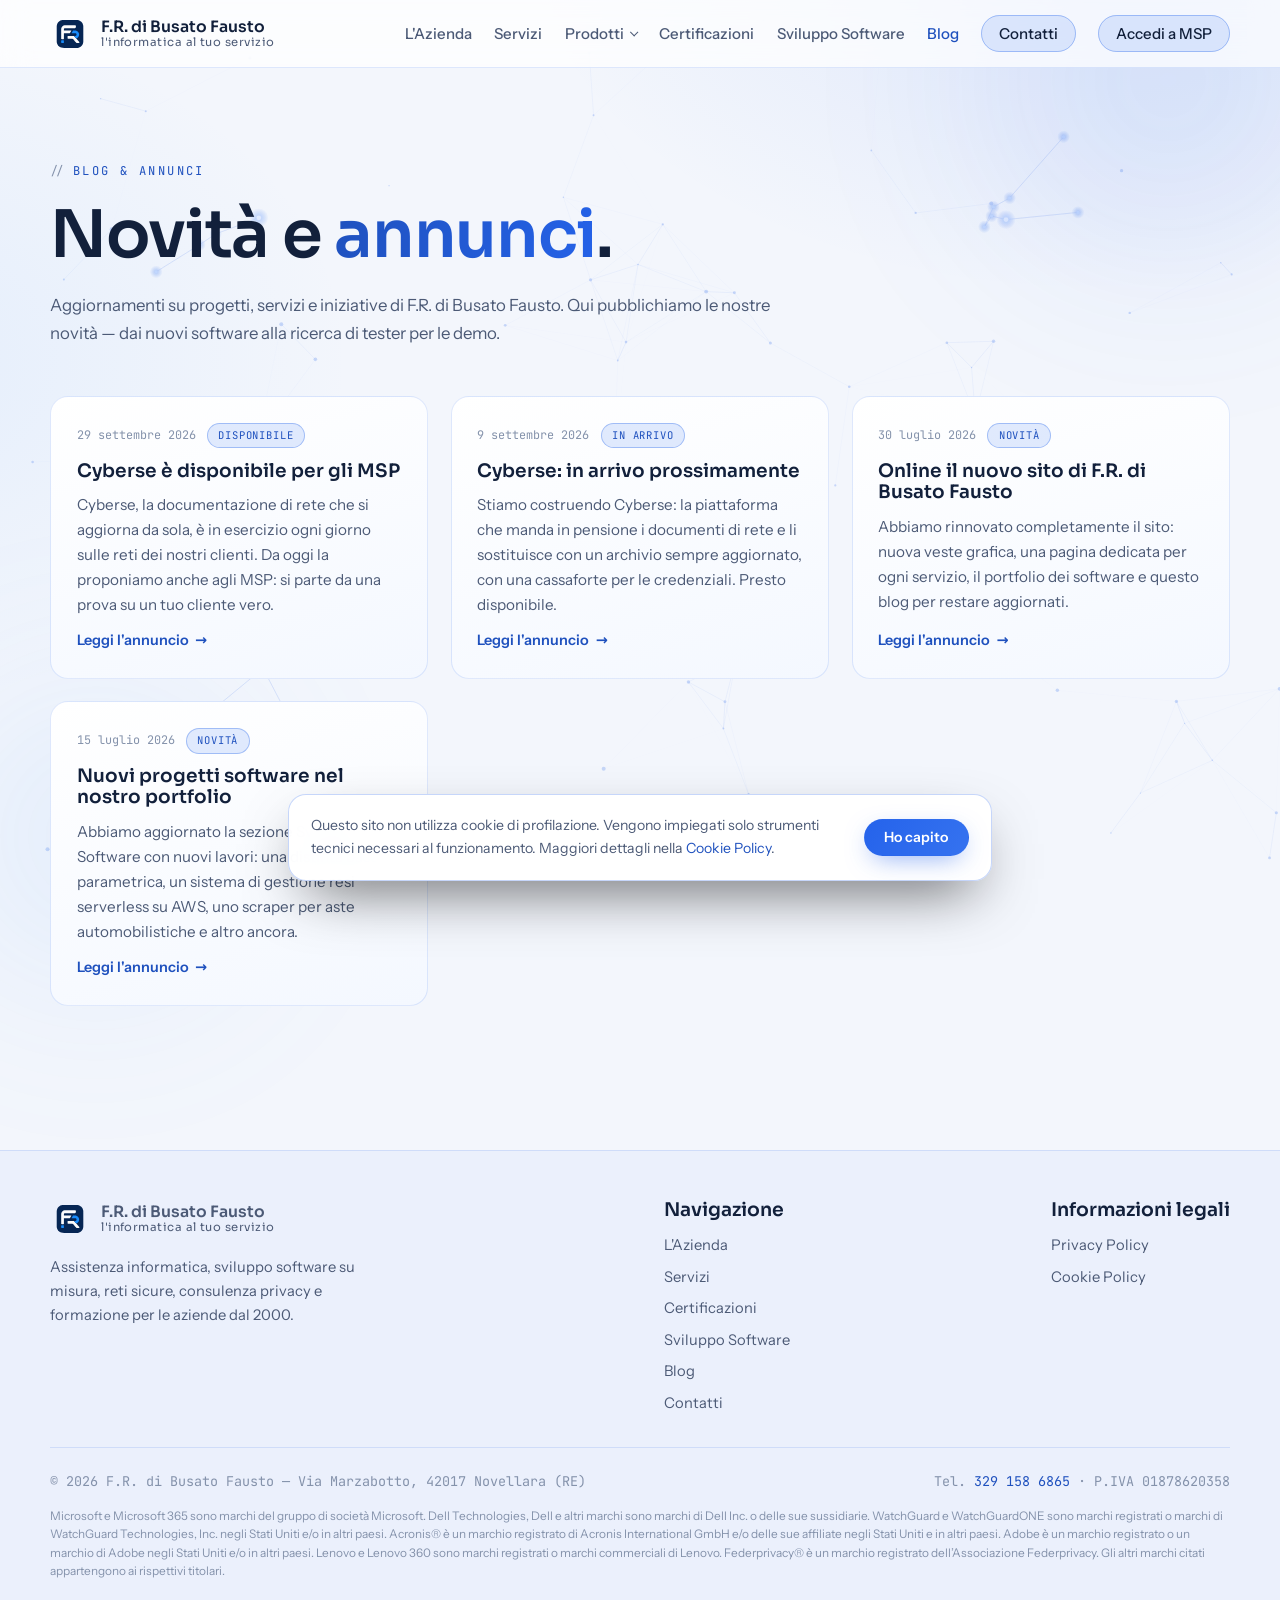
<file: blog.html>
<!DOCTYPE html>
<html lang="it">
<head>
  <meta charset="UTF-8">
  <meta name="viewport" content="width=device-width, initial-scale=1.0">
  <title>Blog & Annunci — F.R. di Busato Fausto</title>
  <meta name="description" content="Annunci, novità e aggiornamenti da F.R. di Busato Fausto: nuovi progetti software, servizi e iniziative, come l'arrivo della piattaforma Cyberse.">
  <link rel="canonical" href="https://www.fr-busato.it/blog.html">
  <meta property="og:type" content="website">
  <meta property="og:site_name" content="F.R. di Busato Fausto">
  <meta property="og:locale" content="it_IT">
  <meta property="og:title" content="Blog &amp; Annunci — F.R. di Busato Fausto">
  <meta property="og:description" content="Annunci, novità e aggiornamenti da F.R. di Busato Fausto: nuovi progetti software, servizi e iniziative.">
  <meta property="og:url" content="https://www.fr-busato.it/blog.html">
  <meta property="og:image" content="https://www.fr-busato.it/assets/img/og-card.jpg">
  <meta name="twitter:card" content="summary_large_image">
  <link rel="icon" type="image/svg+xml" href="assets/img/favicon.svg">
  <link rel="stylesheet" href="assets/css/style.css">
</head>
<body>

  <a class="skip-link" href="#contenuto">Vai al contenuto</a>

  <div class="progresso" id="progresso" aria-hidden="true"></div>
  <div class="sfondo" aria-hidden="true"></div>
  <canvas id="bg-canvas" aria-hidden="true"></canvas>
  <div class="orb orb-a" aria-hidden="true"></div>
  <div class="orb orb-b" aria-hidden="true"></div>

  <header class="header">
    <nav class="nav container" aria-label="Navigazione principale">
      <a class="marchio" href="index.html">
        <span class="marchio-logo">F.R.</span>
        <span class="marchio-testo">
          <strong>F.R. di Busato Fausto</strong>
          <span>l'informatica al tuo servizio</span>
        </span>
      </a>
      <button class="nav-toggle" aria-expanded="false" aria-controls="menu" aria-label="Apri il menu">
        <span></span><span></span><span></span>
      </button>
      <ul class="nav-menu" id="menu">
        <li><a href="index.html#azienda">L'Azienda</a></li>
        <li><a href="index.html#servizi">Servizi</a></li>
        <li class="nav-gruppo">
          <a href="index.html#prodotti">Prodotti</a>
          <ul class="nav-sotto">
            <li><a href="cyberse.html">Cyberse</a></li>
            <li><a href="frgest.html">frGest</a></li>
          </ul>
        </li>
        <li><a href="index.html#certificazioni">Certificazioni</a></li>
        <li><a href="sviluppo-software.html">Sviluppo Software</a></li>
        <li><a class="attivo" href="blog.html" aria-current="page">Blog</a></li>
        <li><a class="nav-cta" href="index.html#contatti">Contatti</a></li>
        <li class="nav-voce-portale"><a class="nav-cta nav-portale" href="https://msp.fr-busato.it/accesso">Accedi a MSP</a></li>
      </ul>
    </nav>
  </header>

  <main id="contenuto">

    <section class="sezione container" style="padding-bottom:2rem;">
      <p class="eyebrow entra">Blog &amp; Annunci</p>
      <h1 class="entra" data-passo="1">Novità e <span class="gradiente">annunci</span>.</h1>
      <p class="sottotitolo entra" data-passo="2" style="margin-top:1.2rem;">
        Aggiornamenti su progetti, servizi e iniziative di F.R. di Busato Fausto.
        Qui pubblichiamo le nostre novità — dai nuovi software alla ricerca di tester per le demo.
      </p>
    </section>

    <section class="container" style="padding-bottom:5rem;">
      <div class="blog-griglia" id="blog-griglia" aria-label="Elenco degli annunci"></div>
      <p class="blog-vuoto" id="blog-vuoto" hidden>Caricamento degli annunci…</p>
    </section>

  </main>

  <!-- ================= POP-UP ANNUNCIO ================= -->
  <dialog class="annuncio-modal" id="annuncio-modal" aria-labelledby="annuncio-modal-titolo">
    <button class="annuncio-modal-chiudi" type="button" aria-label="Chiudi">&times;</button>
    <div class="annuncio-meta">
      <span class="annuncio-data annuncio-modal-data"></span>
      <span class="annuncio-tag annuncio-modal-tag"></span>
    </div>
    <h2 class="annuncio-modal-titolo" id="annuncio-modal-titolo"></h2>
    <div class="annuncio-modal-corpo"></div>
    <a class="btn btn-pieno annuncio-modal-link" href="#" hidden></a>
  </dialog>

  <footer class="footer">
    <div class="container">
      <div class="footer-griglia">
        <div class="footer-col">
          <a class="marchio" href="index.html">
            <span class="marchio-logo">F.R.</span>
            <span class="marchio-testo">
              <strong>F.R. di Busato Fausto</strong>
              <span>l'informatica al tuo servizio</span>
            </span>
          </a>
          <p style="max-width:22rem; margin-top:1rem;">Assistenza informatica, sviluppo software su misura, reti sicure, consulenza privacy e formazione per le aziende dal 2000.</p>
        </div>
        <div class="footer-col">
          <h3>Navigazione</h3>
          <ul>
            <li><a href="index.html#azienda">L'Azienda</a></li>
            <li><a href="index.html#servizi">Servizi</a></li>
            <li><a href="index.html#certificazioni">Certificazioni</a></li>
            <li><a href="sviluppo-software.html">Sviluppo Software</a></li>
            <li><a href="blog.html">Blog</a></li>
            <li><a href="index.html#contatti">Contatti</a></li>
          </ul>
        </div>
        <div class="footer-col">
          <h3>Informazioni legali</h3>
          <ul>
            <li><a href="privacy.html">Privacy Policy</a></li>
            <li><a href="cookie-policy.html">Cookie Policy</a></li>
          </ul>
        </div>
      </div>
      <div class="footer-legale">
        <span>© <span id="anno-corrente"></span> F.R. di Busato Fausto — Via Marzabotto, 42017 Novellara (RE)</span>
        <span>Tel. <a href="tel:+393291586865">329 158 6865</a> · P.IVA 01878620358</span>
      </div>
      <p class="footer-marchi">Microsoft e Microsoft 365 sono marchi del gruppo di società Microsoft. Dell Technologies, Dell e altri marchi sono marchi di Dell Inc. o delle sue sussidiarie. WatchGuard e WatchGuardONE sono marchi registrati o marchi di WatchGuard Technologies, Inc. negli Stati Uniti e/o in altri paesi. Acronis® è un marchio registrato di Acronis International GmbH e/o delle sue affiliate negli Stati Uniti e in altri paesi. Adobe è un marchio registrato o un marchio di Adobe negli Stati Uniti e/o in altri paesi. Lenovo e Lenovo 360 sono marchi registrati o marchi commerciali di Lenovo. Federprivacy® è un marchio registrato dell’Associazione Federprivacy. Gli altri marchi citati appartengono ai rispettivi titolari.</p>
    </div>
  </footer>

  <div class="avviso-cookie" id="avviso-cookie" role="region" aria-label="Informativa sui cookie" hidden>
    <p>Questo sito non utilizza cookie di profilazione. Vengono impiegati solo strumenti tecnici necessari al funzionamento. Maggiori dettagli nella <a href="cookie-policy.html">Cookie Policy</a>.</p>
    <button class="btn btn-pieno" id="chiudi-cookie">Ho capito</button>
  </div>

  <script src="assets/js/blog.js"></script>
  <script src="assets/js/main.js"></script>
</body>
</html>
</file>
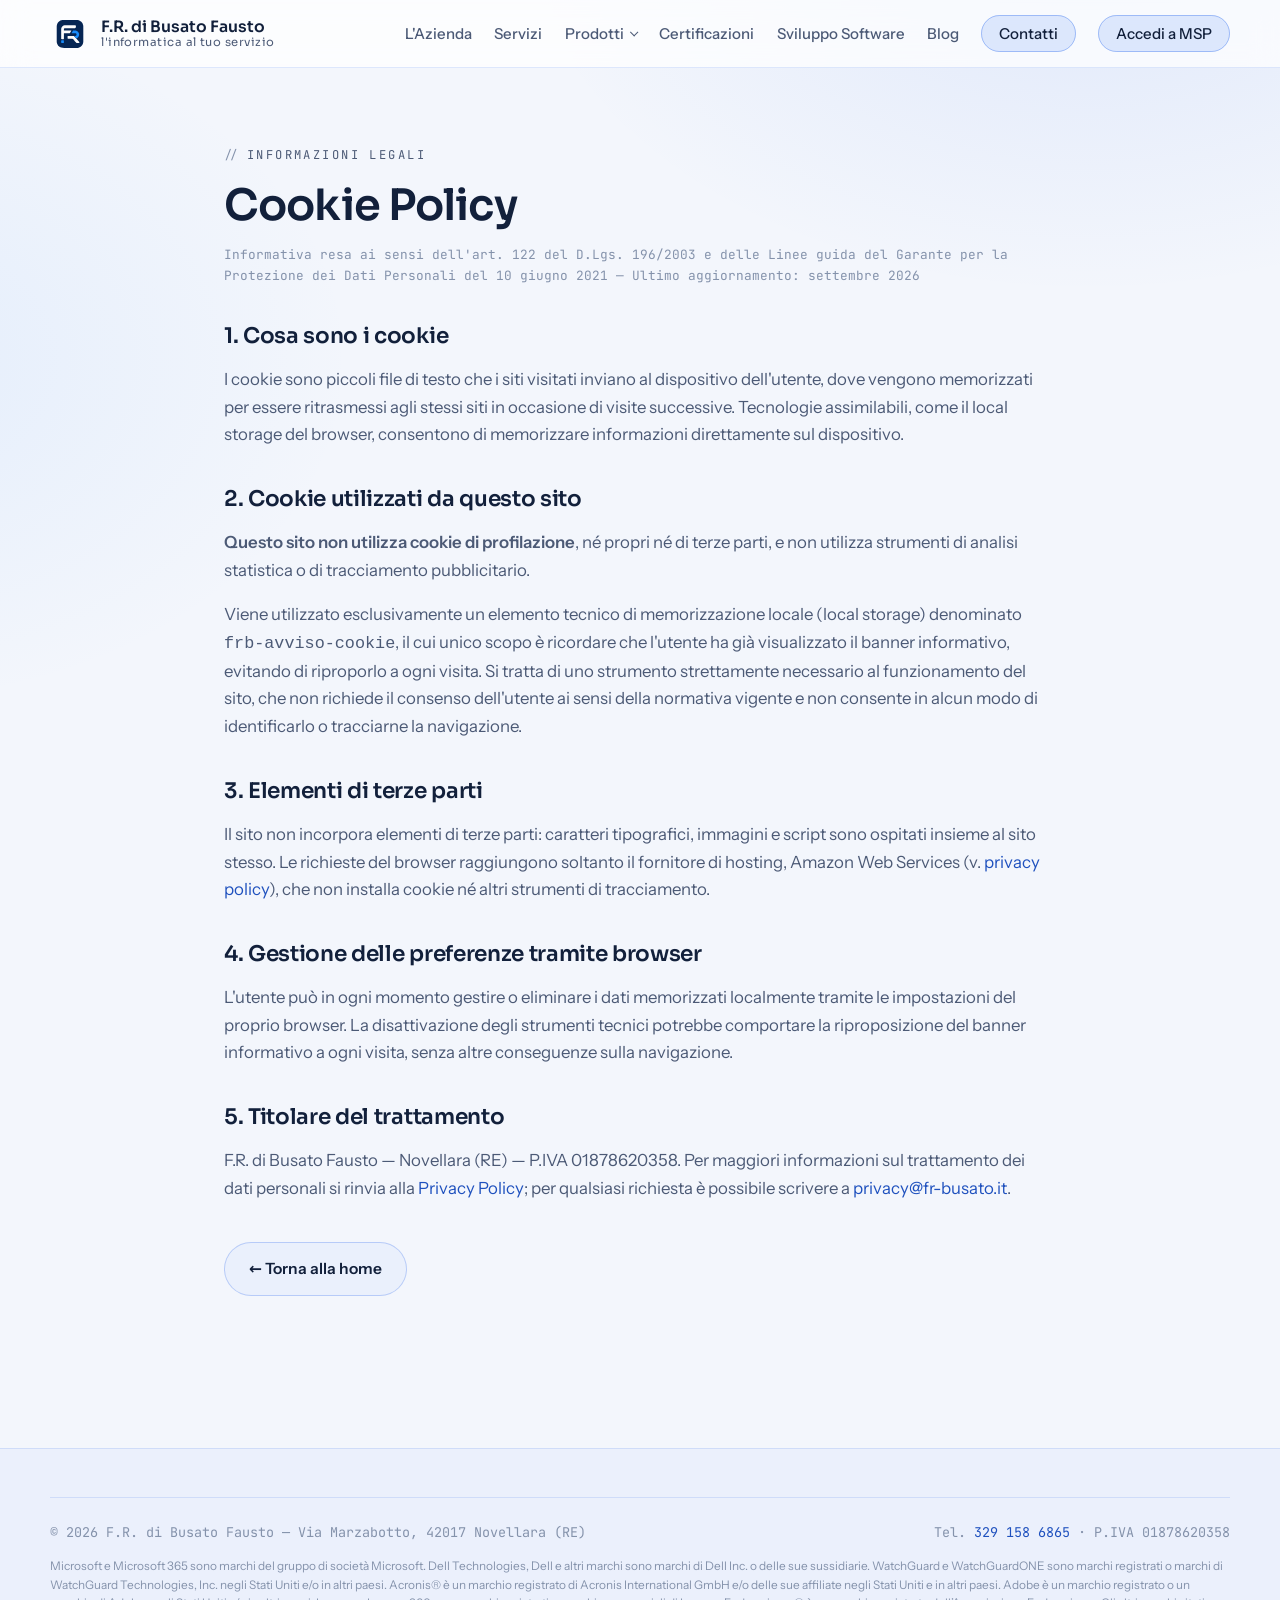
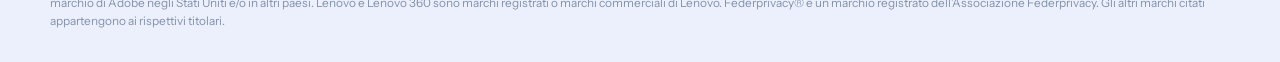
<file: cookie-policy.html>
<!DOCTYPE html>
<html lang="it">
<head>
  <meta charset="UTF-8">
  <meta name="viewport" content="width=device-width, initial-scale=1.0">
  <title>Cookie Policy — F.R. di Busato Fausto</title>
  <meta name="description" content="Informativa sull'uso dei cookie e degli strumenti di tracciamento del sito.">
  <meta name="robots" content="noindex">
  <meta property="og:site_name" content="F.R. di Busato Fausto">
  <meta property="og:title" content="Cookie Policy — F.R. di Busato Fausto">
  <meta property="og:image" content="https://www.fr-busato.it/assets/img/og-card.jpg">
  <meta name="twitter:card" content="summary_large_image">
  <link rel="icon" type="image/svg+xml" href="assets/img/favicon.svg">
  <link rel="stylesheet" href="assets/css/style.css">
</head>
<body>

  <a class="skip-link" href="#contenuto">Vai al contenuto</a>
  <div class="sfondo" aria-hidden="true"></div>

  <header class="header">
    <nav class="nav container" aria-label="Navigazione principale">
      <a class="marchio" href="index.html">
        <span class="marchio-logo">F.R.</span>
        <span class="marchio-testo">
          <strong>F.R. di Busato Fausto</strong>
          <span>l'informatica al tuo servizio</span>
        </span>
      </a>
      <button class="nav-toggle" aria-expanded="false" aria-controls="menu" aria-label="Apri il menu">
        <span></span><span></span><span></span>
      </button>
      <ul class="nav-menu" id="menu">
        <li><a href="index.html#azienda">L'Azienda</a></li>
        <li><a href="index.html#servizi">Servizi</a></li>
        <li class="nav-gruppo">
          <a href="index.html#prodotti">Prodotti</a>
          <ul class="nav-sotto">
            <li><a href="cyberse.html">Cyberse</a></li>
            <li><a href="frgest.html">frGest</a></li>
          </ul>
        </li>
        <li><a href="index.html#certificazioni">Certificazioni</a></li>
        <li><a href="sviluppo-software.html">Sviluppo Software</a></li>
        <li><a href="blog.html">Blog</a></li>
        <li><a class="nav-cta" href="index.html#contatti">Contatti</a></li>
        <li class="nav-voce-portale"><a class="nav-cta nav-portale" href="https://msp.fr-busato.it/accesso">Accedi a MSP</a></li>
      </ul>
    </nav>
  </header>

  <main id="contenuto">
    <article class="legale container">
      <p class="eyebrow">Informazioni legali</p>
      <h1>Cookie Policy</h1>
      <p class="aggiornamento">Informativa resa ai sensi dell'art. 122 del D.Lgs. 196/2003 e delle Linee guida del Garante per la Protezione dei Dati Personali del 10 giugno 2021 — Ultimo aggiornamento: settembre 2026</p>

      <h2>1. Cosa sono i cookie</h2>
      <p>I cookie sono piccoli file di testo che i siti visitati inviano al dispositivo dell'utente, dove vengono memorizzati per essere ritrasmessi agli stessi siti in occasione di visite successive. Tecnologie assimilabili, come il local storage del browser, consentono di memorizzare informazioni direttamente sul dispositivo.</p>

      <h2>2. Cookie utilizzati da questo sito</h2>
      <p><strong>Questo sito non utilizza cookie di profilazione</strong>, né propri né di terze parti, e non utilizza strumenti di analisi statistica o di tracciamento pubblicitario.</p>
      <p>Viene utilizzato esclusivamente un elemento tecnico di memorizzazione locale (local storage) denominato <code>frb-avviso-cookie</code>, il cui unico scopo è ricordare che l'utente ha già visualizzato il banner informativo, evitando di riproporlo a ogni visita. Si tratta di uno strumento strettamente necessario al funzionamento del sito, che non richiede il consenso dell'utente ai sensi della normativa vigente e non consente in alcun modo di identificarlo o tracciarne la navigazione.</p>

      <h2>3. Elementi di terze parti</h2>
      <p>Il sito non incorpora elementi di terze parti: caratteri tipografici, immagini e script sono ospitati insieme al sito stesso. Le richieste del browser raggiungono soltanto il fornitore di hosting, Amazon Web Services (v. <a href="privacy.html">privacy policy</a>), che non installa cookie né altri strumenti di tracciamento.</p>

      <h2>4. Gestione delle preferenze tramite browser</h2>
      <p>L'utente può in ogni momento gestire o eliminare i dati memorizzati localmente tramite le impostazioni del proprio browser. La disattivazione degli strumenti tecnici potrebbe comportare la riproposizione del banner informativo a ogni visita, senza altre conseguenze sulla navigazione.</p>

      <h2>5. Titolare del trattamento</h2>
      <p>F.R. di Busato Fausto — Novellara (RE) — P.IVA 01878620358. Per maggiori informazioni sul trattamento dei dati personali si rinvia alla <a href="privacy.html">Privacy Policy</a>; per qualsiasi richiesta è possibile scrivere a <a href="mailto:privacy@fr-busato.it">privacy@fr-busato.it</a>.</p>

      <p style="margin-top:2.5rem"><a class="btn btn-vuoto" href="index.html">← Torna alla home</a></p>
    </article>
  </main>

  <footer class="footer">
    <div class="container">
      <div class="footer-legale">
        <span>© <span id="anno-corrente"></span> F.R. di Busato Fausto — Via Marzabotto, 42017 Novellara (RE)</span>
        <span>Tel. <a href="tel:+393291586865">329 158 6865</a> · P.IVA 01878620358</span>
      </div>
      <p class="footer-marchi">Microsoft e Microsoft 365 sono marchi del gruppo di società Microsoft. Dell Technologies, Dell e altri marchi sono marchi di Dell Inc. o delle sue sussidiarie. WatchGuard e WatchGuardONE sono marchi registrati o marchi di WatchGuard Technologies, Inc. negli Stati Uniti e/o in altri paesi. Acronis® è un marchio registrato di Acronis International GmbH e/o delle sue affiliate negli Stati Uniti e in altri paesi. Adobe è un marchio registrato o un marchio di Adobe negli Stati Uniti e/o in altri paesi. Lenovo e Lenovo 360 sono marchi registrati o marchi commerciali di Lenovo. Federprivacy® è un marchio registrato dell’Associazione Federprivacy. Gli altri marchi citati appartengono ai rispettivi titolari.</p>
    </div>
  </footer>

  <script src="assets/js/main.js"></script>
</body>
</html>
</file>
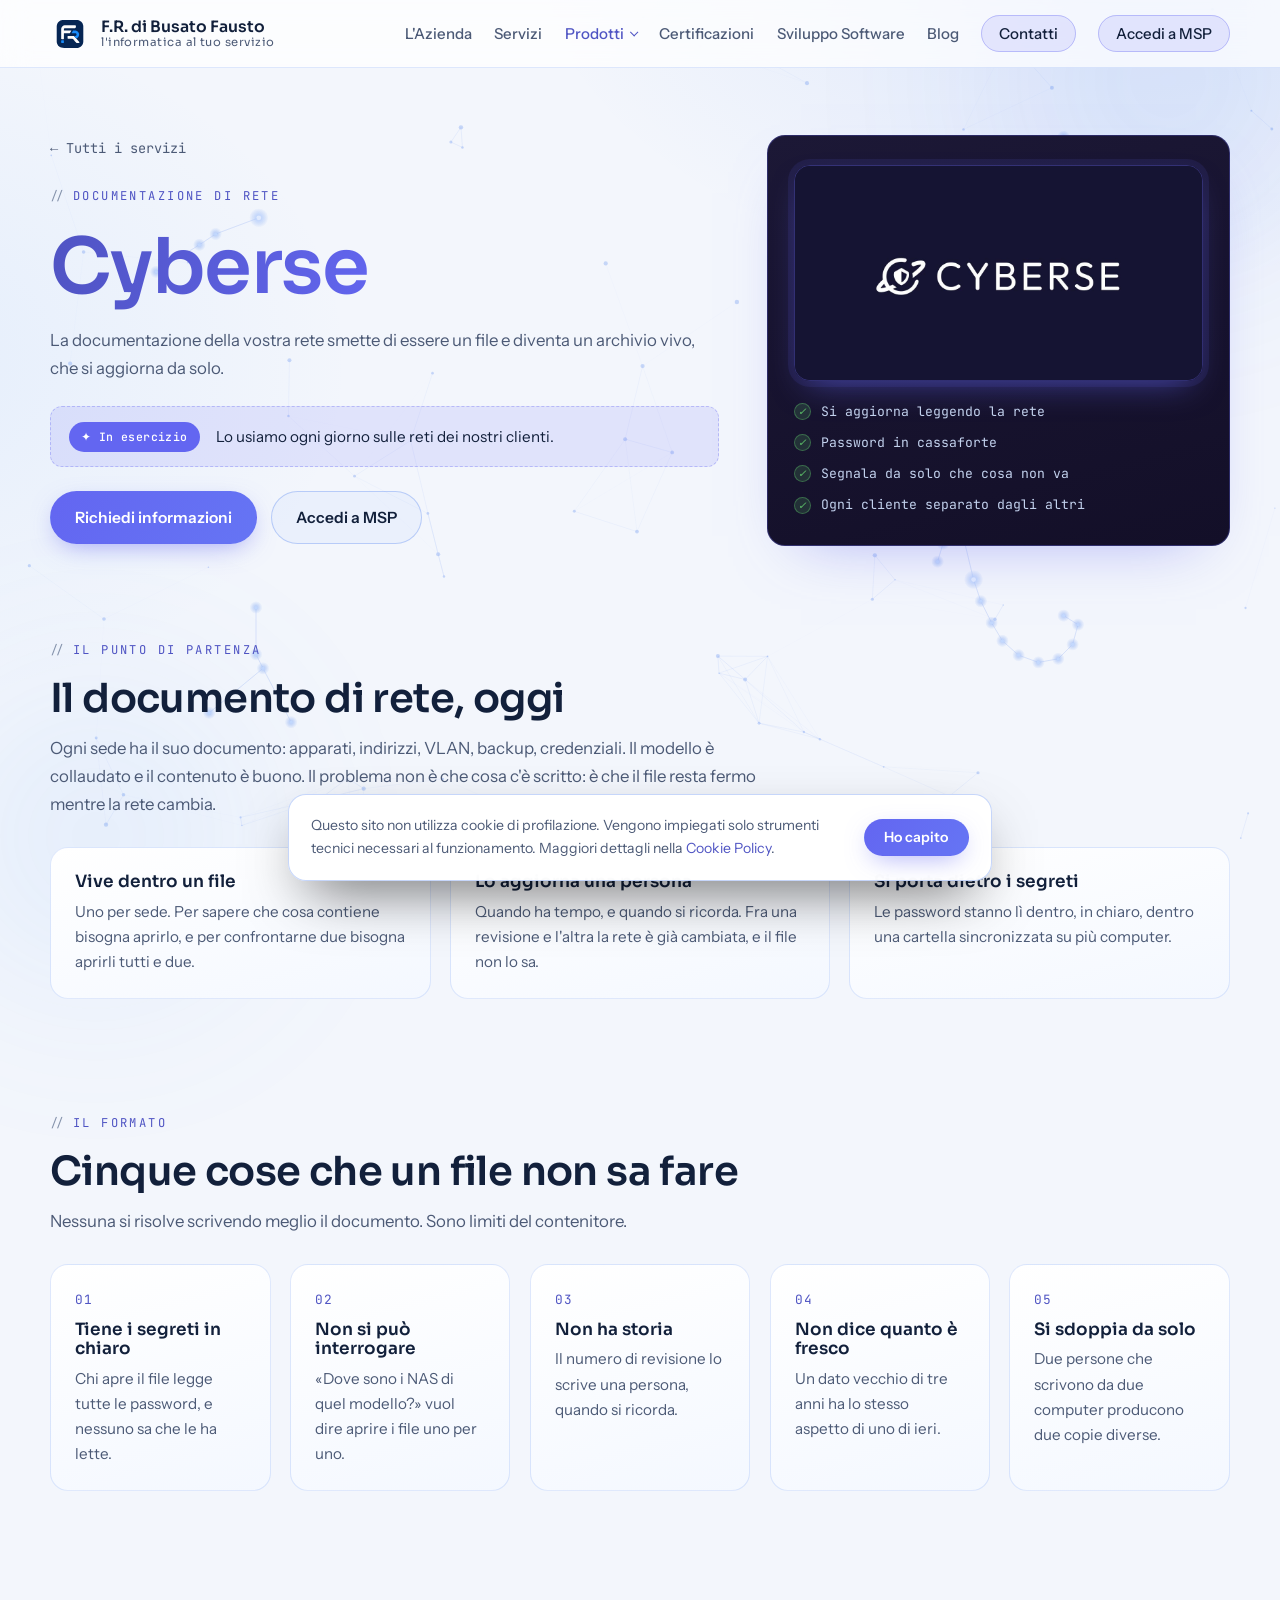
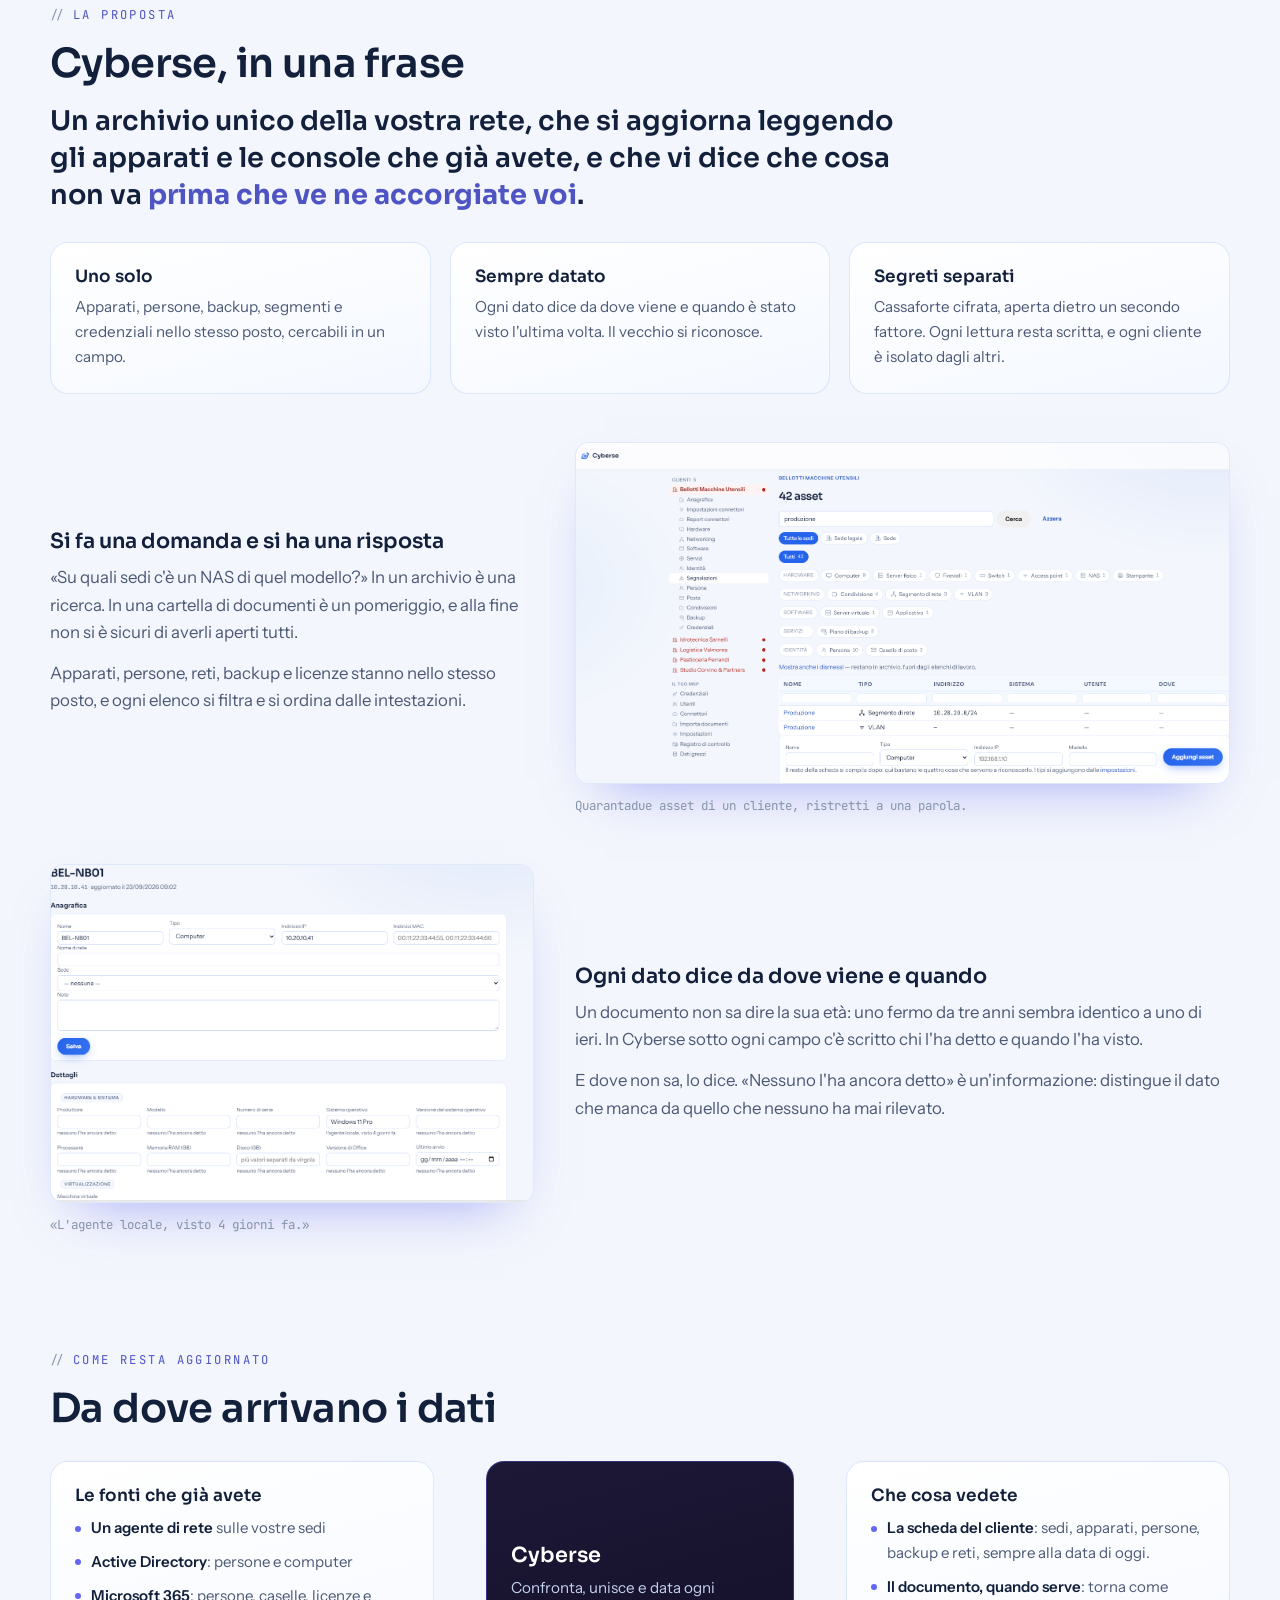
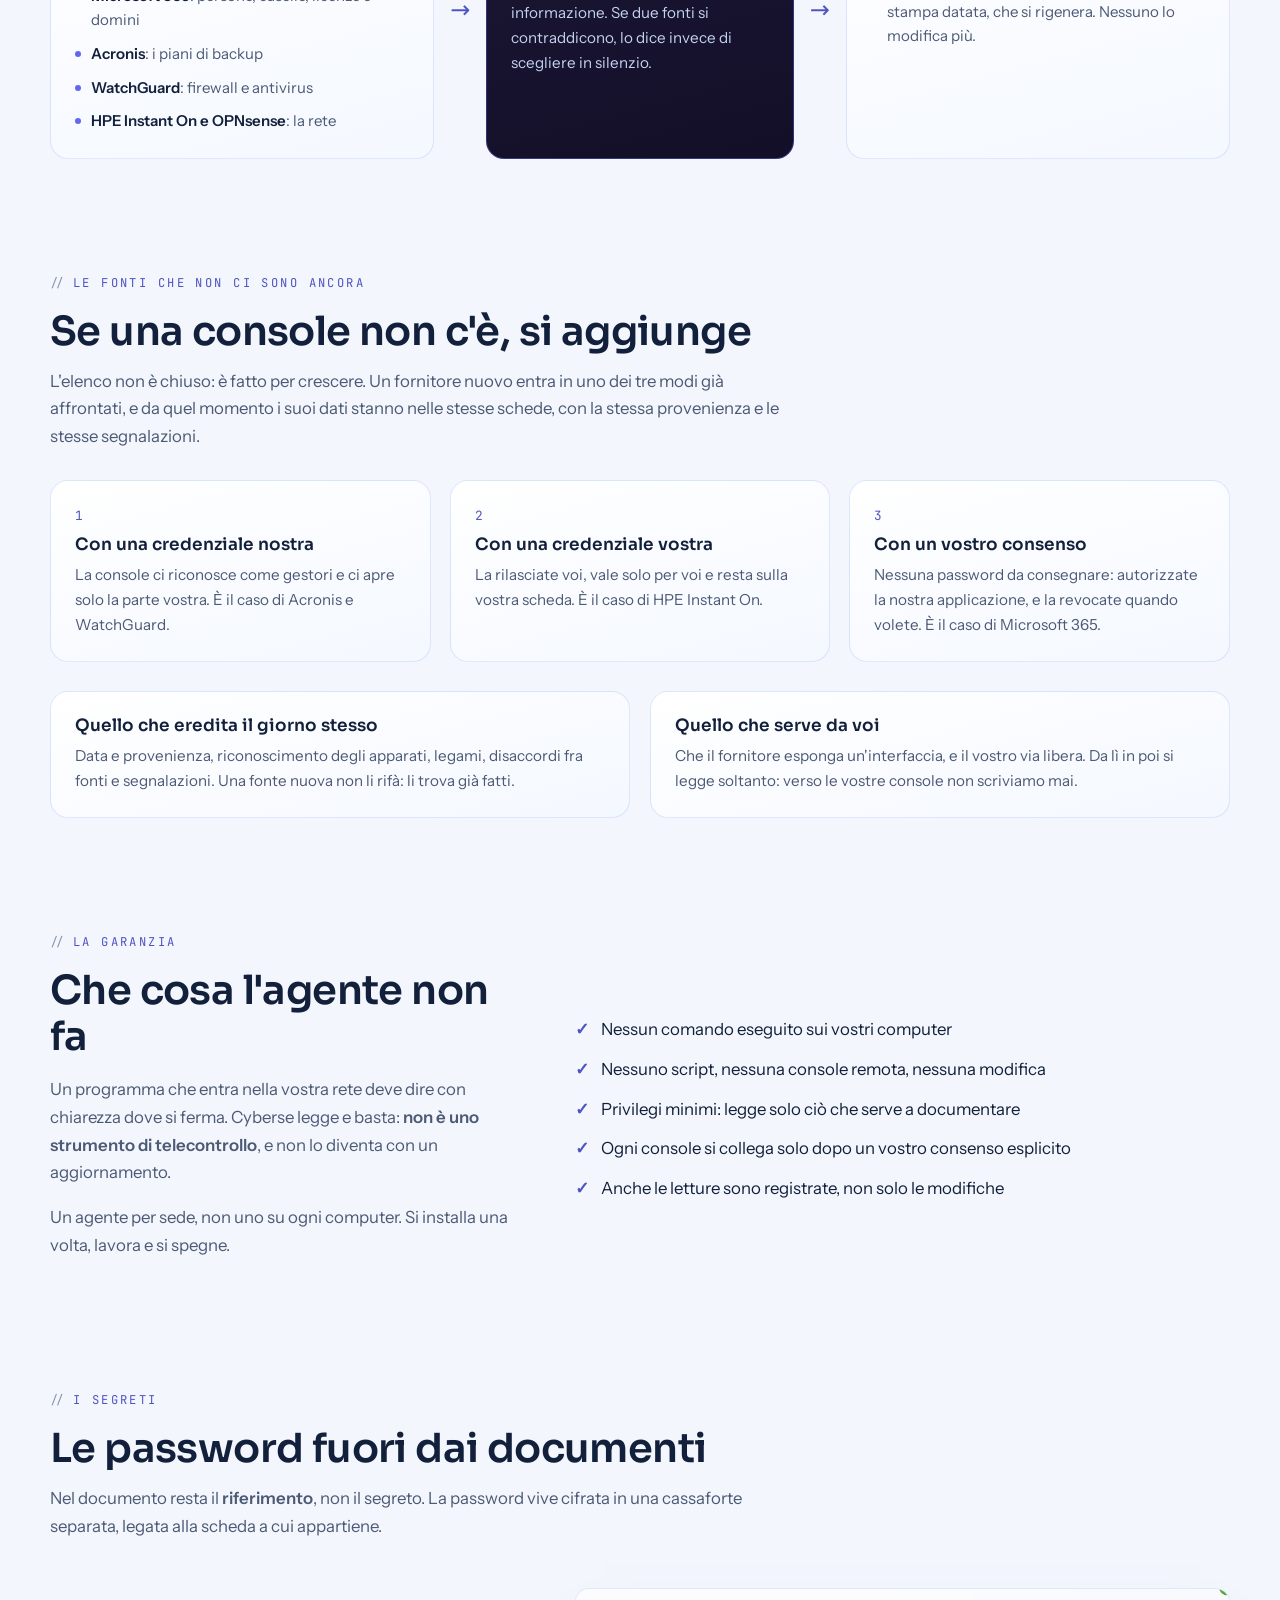
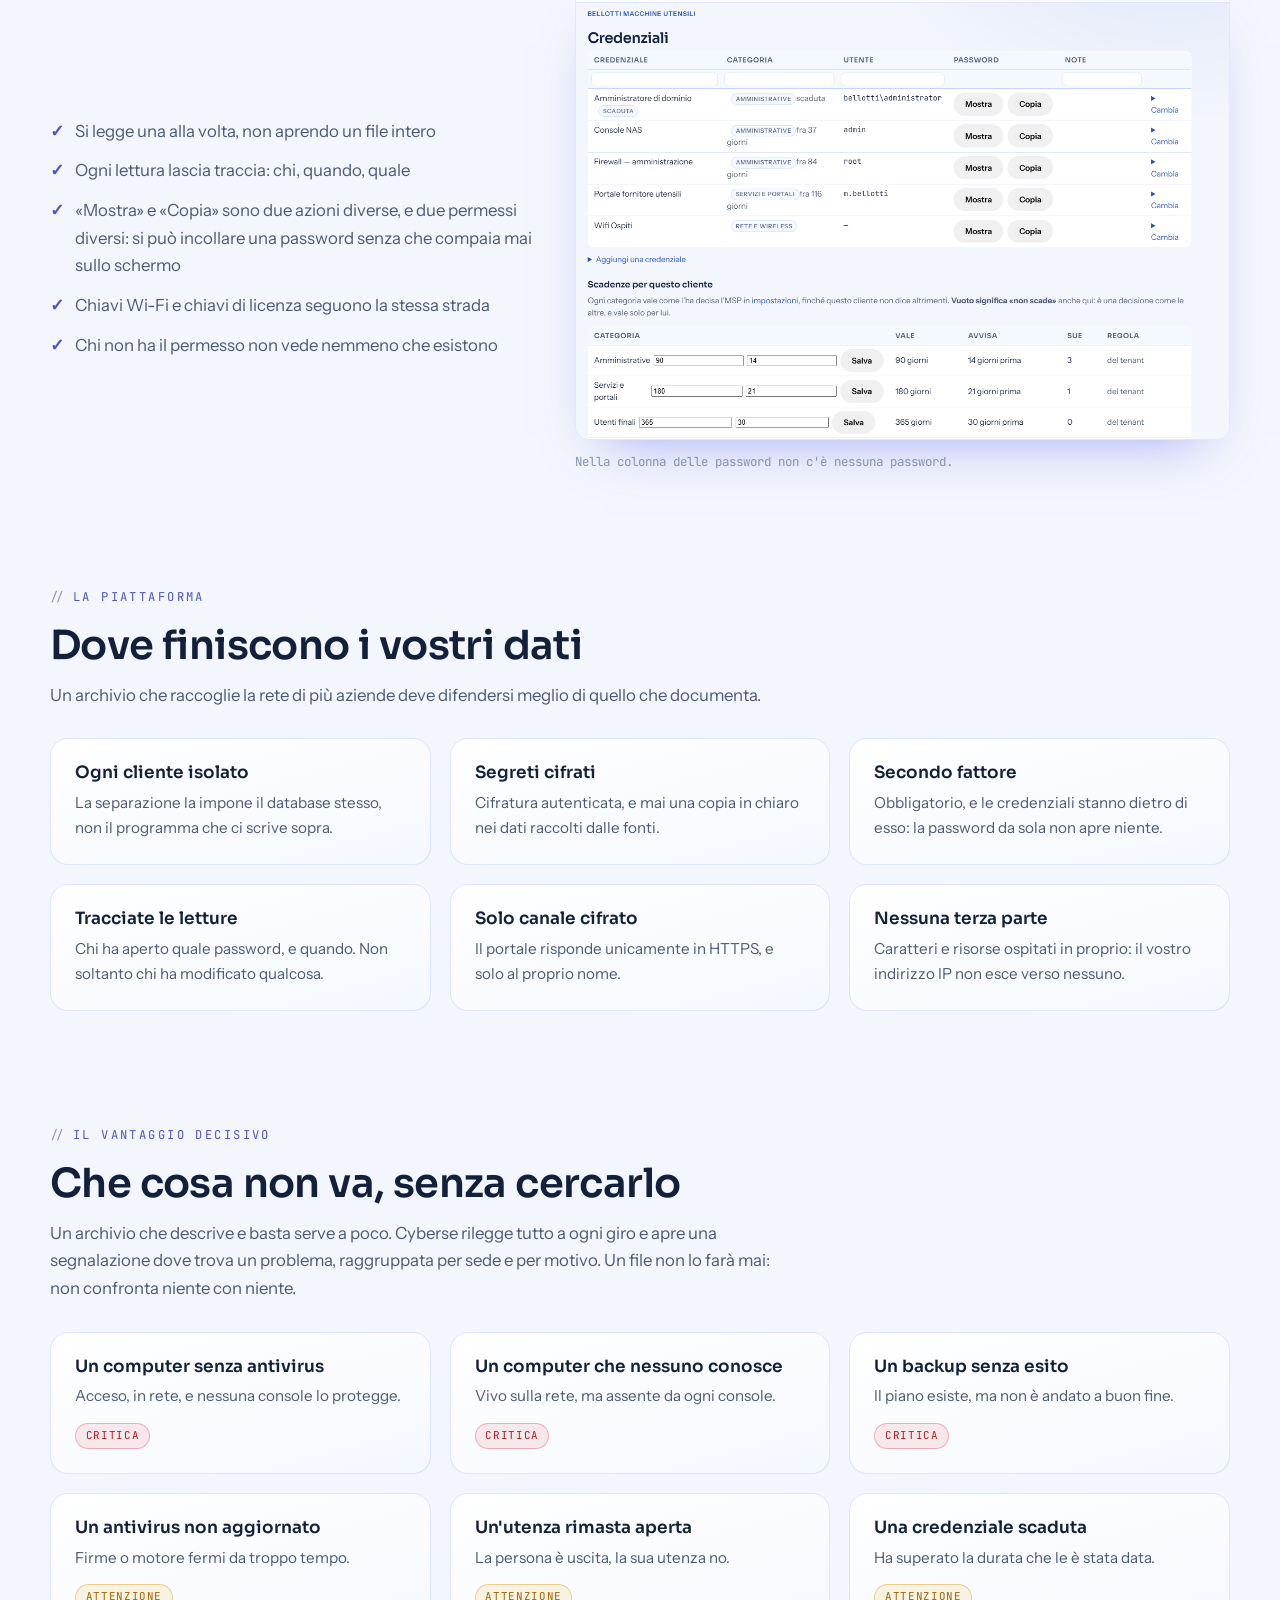
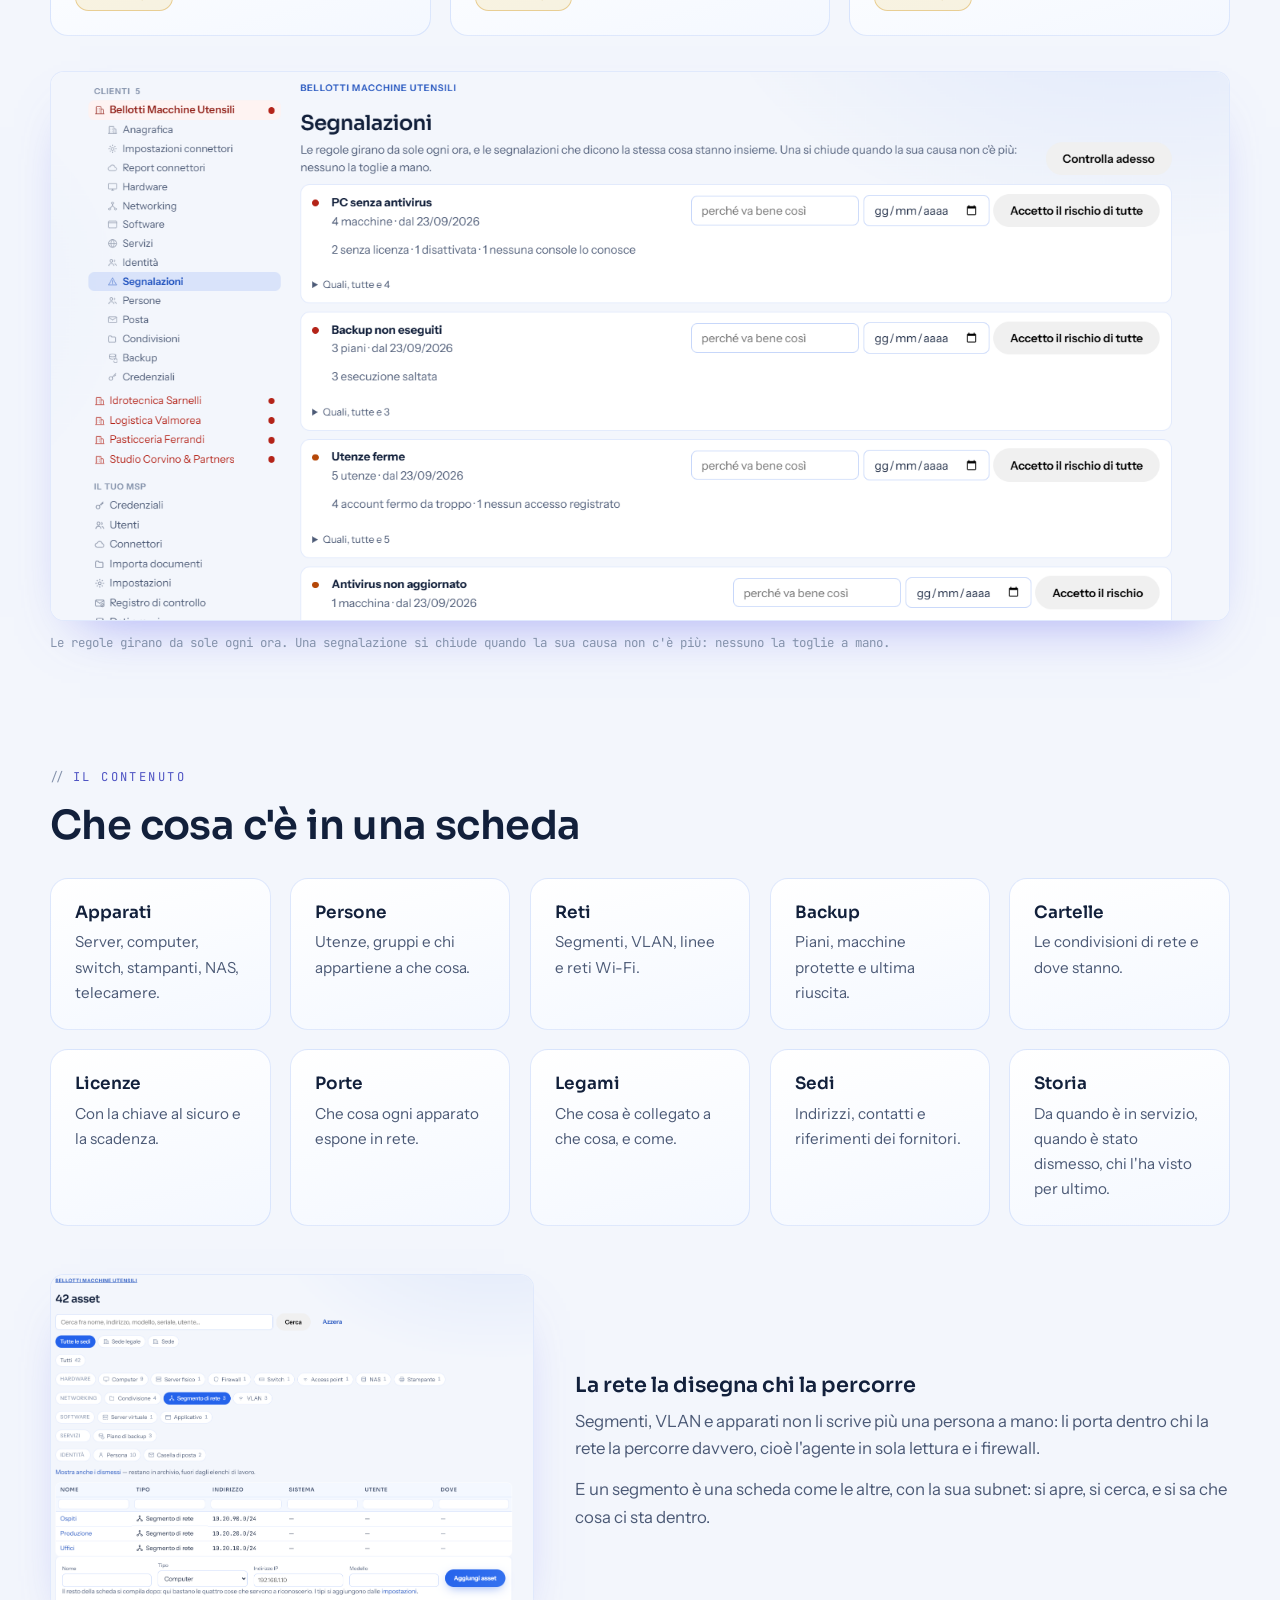
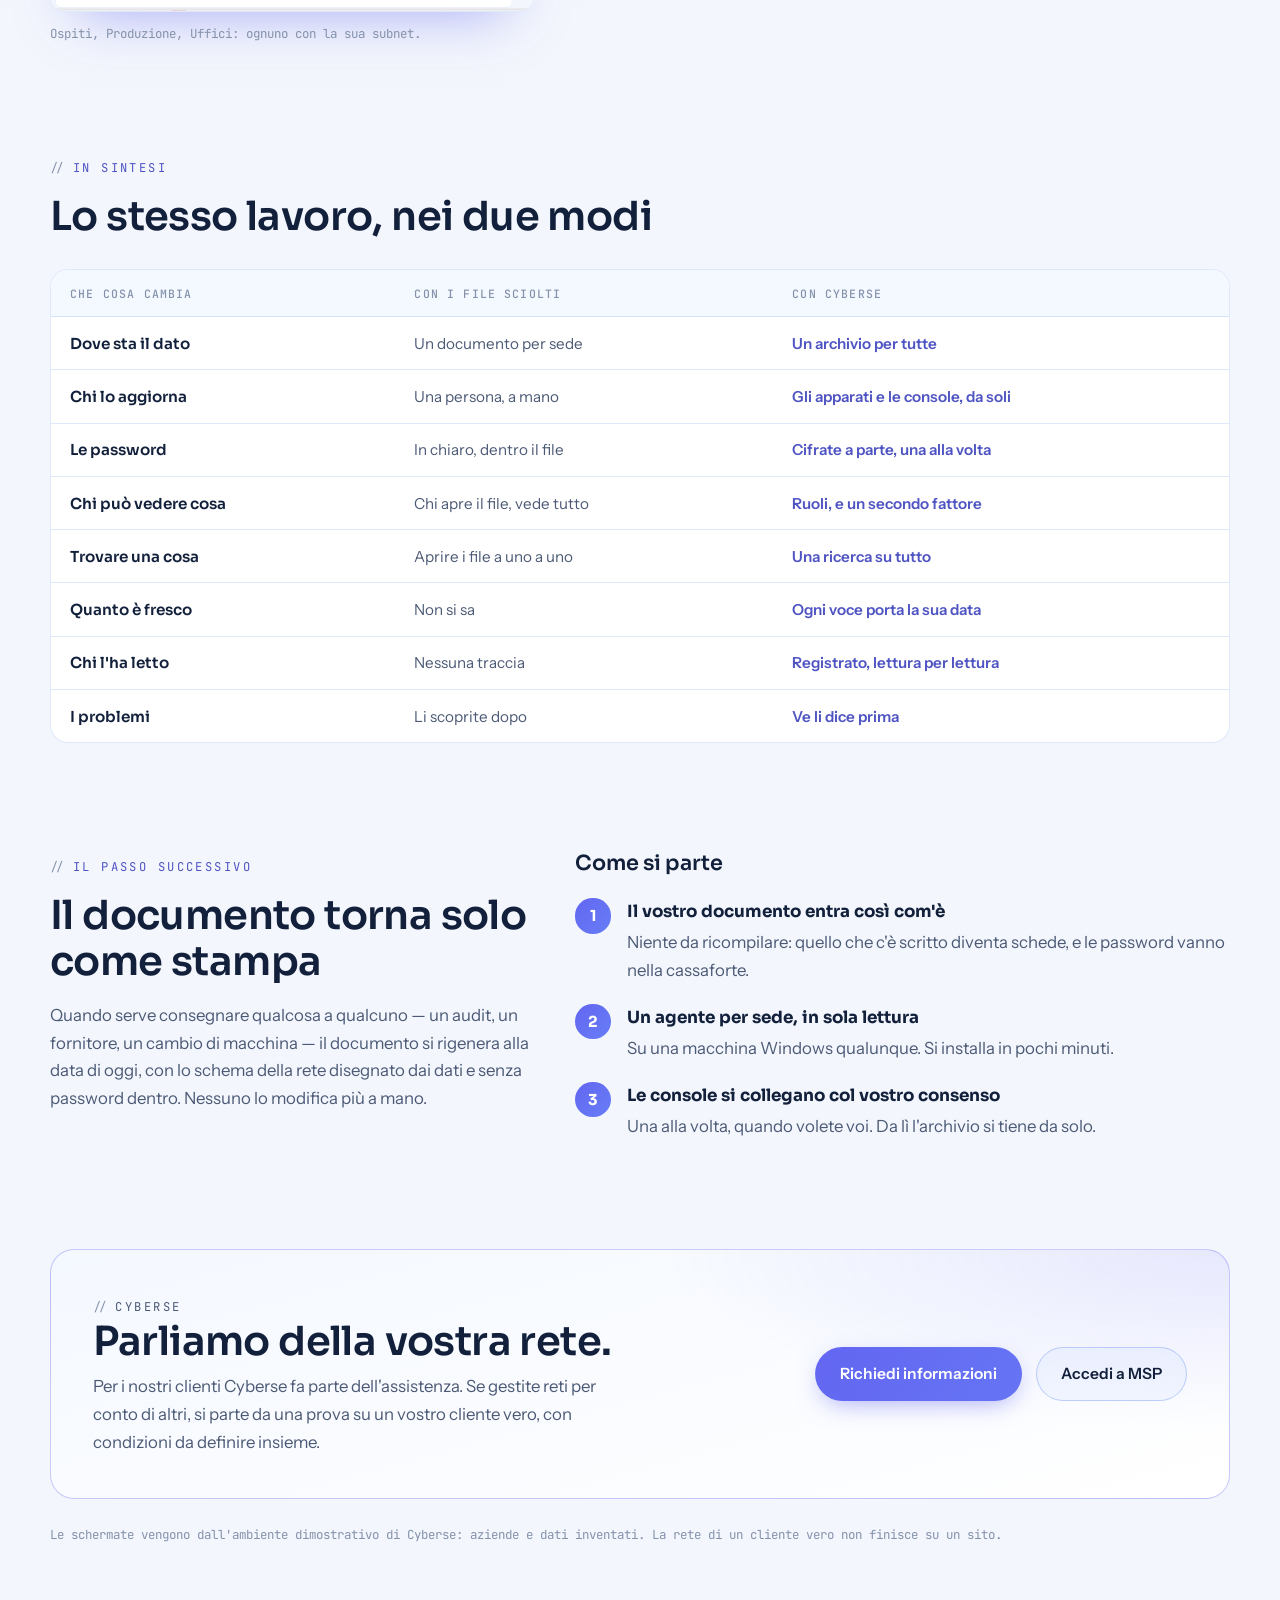
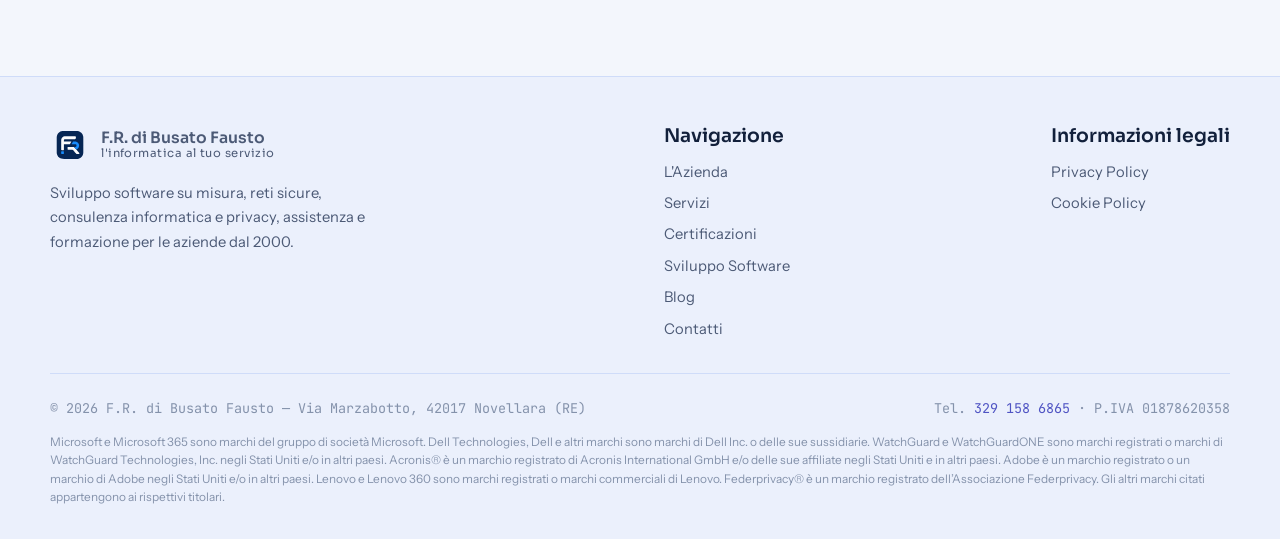
<file: cyberse.html>
<!DOCTYPE html>
<html lang="it">
<head>
  <meta charset="UTF-8">
  <meta name="viewport" content="width=device-width, initial-scale=1.0">
  <title>Cyberse — Documentazione di rete — F.R. di Busato Fausto</title>
  <meta name="description" content="Cyberse: la documentazione della rete smette di essere un file e diventa un archivio vivo, che si aggiorna da solo, custodisce le password a parte e segnala che cosa non va.">
  <link rel="canonical" href="https://www.fr-busato.it/cyberse.html">
  <meta property="og:type" content="website">
  <meta property="og:site_name" content="F.R. di Busato Fausto">
  <meta property="og:locale" content="it_IT">
  <meta property="og:title" content="Cyberse — Documentazione di rete">
  <meta property="og:description" content="La documentazione della rete smette di essere un file e diventa un archivio vivo, che si aggiorna da solo.">
  <meta property="og:url" content="https://www.fr-busato.it/cyberse.html">
  <meta property="og:image" content="https://www.fr-busato.it/assets/img/cyberse-logo.jpg">
  <meta name="twitter:card" content="summary_large_image">
  <link rel="icon" type="image/svg+xml" href="assets/img/favicon.svg">
  <link rel="stylesheet" href="assets/css/style.css">
  <!-- Scheda di Cyberse, costruita sulla presentazione ai clienti (13 slide,
       2026-09-23) con le schermate del carosello dei vantaggi (2026-09-27).
       Regole sui testi: solo cose costruite e in esercizio; niente numeri
       dell'archivio, niente prezzi, niente portale del cliente finale (non
       esiste); la cifratura è "autenticata", senza nominare l'algoritmo; le
       schermate vengono SOLO dall'ambiente dimostrativo (aziende inventate).
       Niente comparsa allo scorrimento (.rivela): su una pagina così lunga
       lasciava tratti vuoti finché il blocco non entrava abbastanza nello
       schermo. Il contenuto è sempre visibile. -->
</head>
<body class="pagina-cyberse">

  <a class="skip-link" href="#contenuto">Vai al contenuto</a>

  <div class="progresso" id="progresso" aria-hidden="true"></div>
  <div class="sfondo" aria-hidden="true"></div>
  <canvas id="bg-canvas" aria-hidden="true"></canvas>
  <div class="orb orb-a" aria-hidden="true"></div>
  <div class="orb orb-b" aria-hidden="true"></div>

  <header class="header">
    <nav class="nav container" aria-label="Navigazione principale">
      <a class="marchio" href="index.html">
        <span class="marchio-logo">F.R.</span>
        <span class="marchio-testo">
          <strong>F.R. di Busato Fausto</strong>
          <span>l'informatica al tuo servizio</span>
        </span>
      </a>
      <button class="nav-toggle" aria-expanded="false" aria-controls="menu" aria-label="Apri il menu">
        <span></span><span></span><span></span>
      </button>
      <ul class="nav-menu" id="menu">
        <li><a href="index.html#azienda">L'Azienda</a></li>
        <li><a href="index.html#servizi">Servizi</a></li>
        <li class="nav-gruppo">
          <a class="attivo" href="index.html#prodotti">Prodotti</a>
          <ul class="nav-sotto">
            <li><a class="attivo" href="cyberse.html">Cyberse</a></li>
            <li><a href="frgest.html">frGest</a></li>
          </ul>
        </li>
        <li><a href="index.html#certificazioni">Certificazioni</a></li>
        <li><a href="sviluppo-software.html">Sviluppo Software</a></li>
        <li><a href="blog.html">Blog</a></li>
        <li><a class="nav-cta" href="index.html#contatti">Contatti</a></li>
        <li class="nav-voce-portale"><a class="nav-cta nav-portale" href="https://msp.fr-busato.it/accesso">Accedi a MSP</a></li>
      </ul>
    </nav>
  </header>

  <main id="contenuto">

    <!-- ================= HERO ================= -->
    <section class="container cy-hero">
      <div>
        <a class="torna entra" href="index.html#servizi"><span aria-hidden="true">←</span> Tutti i servizi</a>
        <p class="eyebrow entra">Documentazione di rete</p>
        <h1 class="entra" data-passo="1"><span class="gradiente">Cyberse</span></h1>
        <p class="sottotitolo entra" data-passo="2" style="margin-top:1rem">La documentazione della vostra rete smette di essere un file e diventa un archivio vivo, che si aggiorna da solo.</p>
        <div class="richiamo-annuncio entra" data-passo="2">
          <span class="richiamo-badge">✦ In esercizio</span>
          <p>Lo usiamo ogni giorno sulle reti dei nostri clienti.</p>
        </div>
        <div class="hero-azioni entra" data-passo="3">
          <a class="btn btn-pieno" href="index.html#contatti">Richiedi informazioni</a>
          <a class="btn btn-vuoto" href="https://msp.fr-busato.it/accesso">Accedi a MSP</a>
        </div>
      </div>
      <div class="richiamo-vetrina entra" data-passo="2" aria-hidden="true">
        <div class="richiamo-marchio">
          <img src="assets/img/cyberse-logo.jpg" alt="" width="1200" height="630" decoding="async">
        </div>
        <ul class="richiamo-check">
          <li><i></i>Si aggiorna leggendo la rete</li>
          <li><i></i>Password in cassaforte</li>
          <li><i></i>Segnala da solo che cosa non va</li>
          <li><i></i>Ogni cliente separato dagli altri</li>
        </ul>
      </div>
    </section>

    <!-- ================= IL PUNTO DI PARTENZA ================= -->
    <section class="container cy-sezione">
      <p class="eyebrow">Il punto di partenza</p>
      <h2>Il documento di rete, oggi</h2>
      <p class="sottotitolo">Ogni sede ha il suo documento: apparati, indirizzi, VLAN, backup, credenziali. Il modello è collaudato e il contenuto è buono. Il problema non è che cosa c'è scritto: è che il file resta fermo mentre la rete cambia.</p>
      <div class="cy-griglia tre">
        <div class="cy-carta"><h3>Vive dentro un file</h3><p>Uno per sede. Per sapere che cosa contiene bisogna aprirlo, e per confrontarne due bisogna aprirli tutti e due.</p></div>
        <div class="cy-carta"><h3>Lo aggiorna una persona</h3><p>Quando ha tempo, e quando si ricorda. Fra una revisione e l'altra la rete è già cambiata, e il file non lo sa.</p></div>
        <div class="cy-carta"><h3>Si porta dietro i segreti</h3><p>Le password stanno lì dentro, in chiaro, dentro una cartella sincronizzata su più computer.</p></div>
      </div>
    </section>

    <!-- ================= IL FORMATO ================= -->
    <section class="container cy-sezione">
      <p class="eyebrow">Il formato</p>
      <h2>Cinque cose che un file non sa fare</h2>
      <p class="sottotitolo">Nessuna si risolve scrivendo meglio il documento. Sono limiti del contenitore.</p>
      <div class="cy-griglia cinque">
        <div class="cy-carta"><span class="cy-num">01</span><h3>Tiene i segreti in chiaro</h3><p>Chi apre il file legge tutte le password, e nessuno sa che le ha lette.</p></div>
        <div class="cy-carta"><span class="cy-num">02</span><h3>Non si può interrogare</h3><p>«Dove sono i NAS di quel modello?» vuol dire aprire i file uno per uno.</p></div>
        <div class="cy-carta"><span class="cy-num">03</span><h3>Non ha storia</h3><p>Il numero di revisione lo scrive una persona, quando si ricorda.</p></div>
        <div class="cy-carta"><span class="cy-num">04</span><h3>Non dice quanto è fresco</h3><p>Un dato vecchio di tre anni ha lo stesso aspetto di uno di ieri.</p></div>
        <div class="cy-carta"><span class="cy-num">05</span><h3>Si sdoppia da solo</h3><p>Due persone che scrivono da due computer producono due copie diverse.</p></div>
      </div>
    </section>

    <!-- ================= LA PROPOSTA ================= -->
    <section class="container cy-sezione">
      <p class="eyebrow">La proposta</p>
      <h2>Cyberse, in una frase</h2>
      <p class="cy-frase">Un archivio unico della vostra rete, che si aggiorna leggendo gli apparati e le console che già avete, e che vi dice che cosa non va <strong>prima che ve ne accorgiate voi</strong>.</p>
      <div class="cy-griglia tre">
        <div class="cy-carta"><h3>Uno solo</h3><p>Apparati, persone, backup, segmenti e credenziali nello stesso posto, cercabili in un campo.</p></div>
        <div class="cy-carta"><h3>Sempre datato</h3><p>Ogni dato dice da dove viene e quando è stato visto l'ultima volta. Il vecchio si riconosce.</p></div>
        <div class="cy-carta"><h3>Segreti separati</h3><p>Cassaforte cifrata, aperta dietro un secondo fattore. Ogni lettura resta scritta, e ogni cliente è isolato dagli altri.</p></div>
      </div>

      <div class="cy-riga">
        <div>
          <h3>Si fa una domanda e si ha una risposta</h3>
          <p>«Su quali sedi c'è un NAS di quel modello?» In un archivio è una ricerca. In una cartella di documenti è un pomeriggio, e alla fine non si è sicuri di averli aperti tutti.</p>
          <p>Apparati, persone, reti, backup e licenze stanno nello stesso posto, e ogni elenco si filtra e si ordina dalle intestazioni.</p>
        </div>
        <figure class="cy-schermata">
          <a href="assets/img/cyberse/ricerca.png"><img src="assets/img/cyberse/ricerca.png" alt="Cyberse: l'elenco dei 42 asset di un'azienda dimostrativa, ristretto dalla ricerca della parola «produzione»" width="1655" height="862" loading="lazy" decoding="async"></a>
          <figcaption>Quarantadue asset di un cliente, ristretti a una parola.</figcaption>
        </figure>
      </div>

      <div class="cy-riga inversa">
        <div>
          <h3>Ogni dato dice da dove viene e quando</h3>
          <p>Un documento non sa dire la sua età: uno fermo da tre anni sembra identico a uno di ieri. In Cyberse sotto ogni campo c'è scritto chi l'ha detto e quando l'ha visto.</p>
          <p>E dove non sa, lo dice. «Nessuno l'ha ancora detto» è un'informazione: distingue il dato che manca da quello che nessuno ha mai rilevato.</p>
        </div>
        <figure class="cy-schermata">
          <a href="assets/img/cyberse/provenienza.png"><img src="assets/img/cyberse/provenienza.png" alt="Cyberse: la scheda di un computer dimostrativo; sotto ogni campo c'è chi l'ha rilevato e quando, oppure «nessuno l'ha ancora detto»" width="1208" height="845" loading="lazy" decoding="async"></a>
          <figcaption>«L'agente locale, visto 4 giorni fa.»</figcaption>
        </figure>
      </div>
    </section>

    <!-- ================= DA DOVE ARRIVANO I DATI ================= -->
    <section class="container cy-sezione">
      <p class="eyebrow">Come resta aggiornato</p>
      <h2>Da dove arrivano i dati</h2>
      <div class="cy-flusso">
        <div class="cy-carta">
          <h3>Le fonti che già avete</h3>
          <ul class="cy-elenco">
            <li><strong>Un agente di rete</strong> sulle vostre sedi</li>
            <li><strong>Active Directory</strong>: persone e computer</li>
            <li><strong>Microsoft 365</strong>: persone, caselle, licenze e domini</li>
            <li><strong>Acronis</strong>: i piani di backup</li>
            <li><strong>WatchGuard</strong>: firewall e antivirus</li>
            <li><strong>HPE Instant On e OPNsense</strong>: la rete</li>
          </ul>
        </div>
        <span class="cy-freccia" aria-hidden="true">→</span>
        <div class="cy-carta cy-centro">
          <h3>Cyberse</h3>
          <p>Confronta, unisce e data ogni informazione. Se due fonti si contraddicono, lo dice invece di scegliere in silenzio.</p>
        </div>
        <span class="cy-freccia" aria-hidden="true">→</span>
        <div class="cy-carta">
          <h3>Che cosa vedete</h3>
          <ul class="cy-elenco">
            <li><strong>La scheda del cliente</strong>: sedi, apparati, persone, backup e reti, sempre alla data di oggi.</li>
            <li><strong>Il documento, quando serve</strong>: torna come stampa datata, che si rigenera. Nessuno lo modifica più.</li>
          </ul>
        </div>
      </div>
    </section>

    <!-- ================= LE FONTI CHE NON CI SONO ANCORA ================= -->
    <section class="container cy-sezione">
      <p class="eyebrow">Le fonti che non ci sono ancora</p>
      <h2>Se una console non c'è, si aggiunge</h2>
      <p class="sottotitolo">L'elenco non è chiuso: è fatto per crescere. Un fornitore nuovo entra in uno dei tre modi già affrontati, e da quel momento i suoi dati stanno nelle stesse schede, con la stessa provenienza e le stesse segnalazioni.</p>
      <div class="cy-griglia tre">
        <div class="cy-carta"><span class="cy-num">1</span><h3>Con una credenziale nostra</h3><p>La console ci riconosce come gestori e ci apre solo la parte vostra. È il caso di Acronis e WatchGuard.</p></div>
        <div class="cy-carta"><span class="cy-num">2</span><h3>Con una credenziale vostra</h3><p>La rilasciate voi, vale solo per voi e resta sulla vostra scheda. È il caso di HPE Instant On.</p></div>
        <div class="cy-carta"><span class="cy-num">3</span><h3>Con un vostro consenso</h3><p>Nessuna password da consegnare: autorizzate la nostra applicazione, e la revocate quando volete. È il caso di Microsoft 365.</p></div>
      </div>
      <div class="cy-griglia due">
        <div class="cy-carta"><h3>Quello che eredita il giorno stesso</h3><p>Data e provenienza, riconoscimento degli apparati, legami, disaccordi fra fonti e segnalazioni. Una fonte nuova non li rifà: li trova già fatti.</p></div>
        <div class="cy-carta"><h3>Quello che serve da voi</h3><p>Che il fornitore esponga un'interfaccia, e il vostro via libera. Da lì in poi si legge soltanto: verso le vostre console non scriviamo mai.</p></div>
      </div>
    </section>

    <!-- ================= LA GARANZIA ================= -->
    <section class="container cy-sezione">
      <div class="cy-riga" style="margin-top:0">
        <div>
          <p class="eyebrow">La garanzia</p>
          <h2>Che cosa l'agente non fa</h2>
          <p class="sottotitolo">Un programma che entra nella vostra rete deve dire con chiarezza dove si ferma. Cyberse legge e basta: <strong>non è uno strumento di telecontrollo</strong>, e non lo diventa con un aggiornamento.</p>
          <p class="sottotitolo" style="margin-top:1rem">Un agente per sede, non uno su ogni computer. Si installa una volta, lavora e si spegne.</p>
        </div>
        <ul class="lista-check cy-garanzie">
          <li>Nessun comando eseguito sui vostri computer</li>
          <li>Nessuno script, nessuna console remota, nessuna modifica</li>
          <li>Privilegi minimi: legge solo ciò che serve a documentare</li>
          <li>Ogni console si collega solo dopo un vostro consenso esplicito</li>
          <li>Anche le letture sono registrate, non solo le modifiche</li>
        </ul>
      </div>
    </section>

    <!-- ================= I SEGRETI ================= -->
    <section class="container cy-sezione">
      <p class="eyebrow">I segreti</p>
      <h2>Le password fuori dai documenti</h2>
      <p class="sottotitolo">Nel documento resta il <strong>riferimento</strong>, non il segreto. La password vive cifrata in una cassaforte separata, legata alla scheda a cui appartiene.</p>
      <div class="cy-riga">
        <ul class="lista-check">
          <li>Si legge una alla volta, non aprendo un file intero</li>
          <li>Ogni lettura lascia traccia: chi, quando, quale</li>
          <li>«Mostra» e «Copia» sono due azioni diverse, e due permessi diversi: si può incollare una password senza che compaia mai sullo schermo</li>
          <li>Chiavi Wi-Fi e chiavi di licenza seguono la stessa strada</li>
          <li>Chi non ha il permesso non vede nemmeno che esistono</li>
        </ul>
        <figure class="cy-schermata">
          <a href="assets/img/cyberse/cassaforte.png"><img src="assets/img/cyberse/cassaforte.png" alt="Cyberse: le credenziali di un'azienda dimostrativa, con i pulsanti Mostra e Copia al posto delle password" width="1235" height="852" loading="lazy" decoding="async"></a>
          <figcaption>Nella colonna delle password non c'è nessuna password.</figcaption>
        </figure>
      </div>
    </section>

    <!-- ================= LA PIATTAFORMA ================= -->
    <section class="container cy-sezione">
      <p class="eyebrow">La piattaforma</p>
      <h2>Dove finiscono i vostri dati</h2>
      <p class="sottotitolo">Un archivio che raccoglie la rete di più aziende deve difendersi meglio di quello che documenta.</p>
      <div class="cy-griglia tre">
        <div class="cy-carta"><h3>Ogni cliente isolato</h3><p>La separazione la impone il database stesso, non il programma che ci scrive sopra.</p></div>
        <div class="cy-carta"><h3>Segreti cifrati</h3><p>Cifratura autenticata, e mai una copia in chiaro nei dati raccolti dalle fonti.</p></div>
        <div class="cy-carta"><h3>Secondo fattore</h3><p>Obbligatorio, e le credenziali stanno dietro di esso: la password da sola non apre niente.</p></div>
        <div class="cy-carta"><h3>Tracciate le letture</h3><p>Chi ha aperto quale password, e quando. Non soltanto chi ha modificato qualcosa.</p></div>
        <div class="cy-carta"><h3>Solo canale cifrato</h3><p>Il portale risponde unicamente in HTTPS, e solo al proprio nome.</p></div>
        <div class="cy-carta"><h3>Nessuna terza parte</h3><p>Caratteri e risorse ospitati in proprio: il vostro indirizzo IP non esce verso nessuno.</p></div>
      </div>
    </section>

    <!-- ================= IL VANTAGGIO DECISIVO ================= -->
    <section class="container cy-sezione">
      <p class="eyebrow">Il vantaggio decisivo</p>
      <h2>Che cosa non va, senza cercarlo</h2>
      <p class="sottotitolo">Un archivio che descrive e basta serve a poco. Cyberse rilegge tutto a ogni giro e apre una segnalazione dove trova un problema, raggruppata per sede e per motivo. Un file non lo farà mai: non confronta niente con niente.</p>
      <div class="cy-griglia tre">
        <div class="cy-carta"><h3>Un computer senza antivirus</h3><p>Acceso, in rete, e nessuna console lo protegge.</p><span class="cy-badge critica">Critica</span></div>
        <div class="cy-carta"><h3>Un computer che nessuno conosce</h3><p>Vivo sulla rete, ma assente da ogni console.</p><span class="cy-badge critica">Critica</span></div>
        <div class="cy-carta"><h3>Un backup senza esito</h3><p>Il piano esiste, ma non è andato a buon fine.</p><span class="cy-badge critica">Critica</span></div>
        <div class="cy-carta"><h3>Un antivirus non aggiornato</h3><p>Firme o motore fermi da troppo tempo.</p><span class="cy-badge attenzione">Attenzione</span></div>
        <div class="cy-carta"><h3>Un'utenza rimasta aperta</h3><p>La persona è uscita, la sua utenza no.</p><span class="cy-badge attenzione">Attenzione</span></div>
        <div class="cy-carta"><h3>Una credenziale scaduta</h3><p>Ha superato la durata che le è stata data.</p><span class="cy-badge attenzione">Attenzione</span></div>
      </div>
      <figure class="cy-schermata cy-schermata-larga">
        <a href="assets/img/cyberse/segnalazioni.png"><img src="assets/img/cyberse/segnalazioni.png" alt="Cyberse: le segnalazioni di un'azienda dimostrativa, raggruppate per motivo: PC senza antivirus, backup non eseguiti, utenze ferme" width="1544" height="718" loading="lazy" decoding="async"></a>
        <figcaption>Le regole girano da sole ogni ora. Una segnalazione si chiude quando la sua causa non c'è più: nessuno la toglie a mano.</figcaption>
      </figure>
    </section>

    <!-- ================= IL CONTENUTO ================= -->
    <section class="container cy-sezione">
      <p class="eyebrow">Il contenuto</p>
      <h2>Che cosa c'è in una scheda</h2>
      <div class="cy-griglia cinque">
        <div class="cy-carta"><h3>Apparati</h3><p>Server, computer, switch, stampanti, NAS, telecamere.</p></div>
        <div class="cy-carta"><h3>Persone</h3><p>Utenze, gruppi e chi appartiene a che cosa.</p></div>
        <div class="cy-carta"><h3>Reti</h3><p>Segmenti, VLAN, linee e reti Wi-Fi.</p></div>
        <div class="cy-carta"><h3>Backup</h3><p>Piani, macchine protette e ultima riuscita.</p></div>
        <div class="cy-carta"><h3>Cartelle</h3><p>Le condivisioni di rete e dove stanno.</p></div>
        <div class="cy-carta"><h3>Licenze</h3><p>Con la chiave al sicuro e la scadenza.</p></div>
        <div class="cy-carta"><h3>Porte</h3><p>Che cosa ogni apparato espone in rete.</p></div>
        <div class="cy-carta"><h3>Legami</h3><p>Che cosa è collegato a che cosa, e come.</p></div>
        <div class="cy-carta"><h3>Sedi</h3><p>Indirizzi, contatti e riferimenti dei fornitori.</p></div>
        <div class="cy-carta"><h3>Storia</h3><p>Da quando è in servizio, quando è stato dismesso, chi l'ha visto per ultimo.</p></div>
      </div>
      <div class="cy-riga inversa">
        <div>
          <h3>La rete la disegna chi la percorre</h3>
          <p>Segmenti, VLAN e apparati non li scrive più una persona a mano: li porta dentro chi la rete la percorre davvero, cioè l'agente in sola lettura e i firewall.</p>
          <p>E un segmento è una scheda come le altre, con la sua subnet: si apre, si cerca, e si sa che cosa ci sta dentro.</p>
        </div>
        <figure class="cy-schermata">
          <a href="assets/img/cyberse/segmenti.png"><img src="assets/img/cyberse/segmenti.png" alt="Cyberse: i segmenti di rete di un'azienda dimostrativa, ognuno con la sua subnet" width="1205" height="840" loading="lazy" decoding="async"></a>
          <figcaption>Ospiti, Produzione, Uffici: ognuno con la sua subnet.</figcaption>
        </figure>
      </div>
    </section>

    <!-- ================= IN SINTESI ================= -->
    <section class="container cy-sezione">
      <p class="eyebrow">In sintesi</p>
      <h2>Lo stesso lavoro, nei due modi</h2>
      <div class="cy-tabella-wrap">
        <table class="cy-tabella">
          <thead>
            <tr><th scope="col">Che cosa cambia</th><th scope="col">Con i file sciolti</th><th scope="col">Con Cyberse</th></tr>
          </thead>
          <tbody>
            <tr><th scope="row">Dove sta il dato</th><td>Un documento per sede</td><td>Un archivio per tutte</td></tr>
            <tr><th scope="row">Chi lo aggiorna</th><td>Una persona, a mano</td><td>Gli apparati e le console, da soli</td></tr>
            <tr><th scope="row">Le password</th><td>In chiaro, dentro il file</td><td>Cifrate a parte, una alla volta</td></tr>
            <tr><th scope="row">Chi può vedere cosa</th><td>Chi apre il file, vede tutto</td><td>Ruoli, e un secondo fattore</td></tr>
            <tr><th scope="row">Trovare una cosa</th><td>Aprire i file a uno a uno</td><td>Una ricerca su tutto</td></tr>
            <tr><th scope="row">Quanto è fresco</th><td>Non si sa</td><td>Ogni voce porta la sua data</td></tr>
            <tr><th scope="row">Chi l'ha letto</th><td>Nessuna traccia</td><td>Registrato, lettura per lettura</td></tr>
            <tr><th scope="row">I problemi</th><td>Li scoprite dopo</td><td>Ve li dice prima</td></tr>
          </tbody>
        </table>
      </div>
    </section>

    <!-- ================= IL PASSO SUCCESSIVO ================= -->
    <section class="container cy-sezione">
      <div class="cy-riga" style="margin-top:0; align-items:start">
        <div>
          <p class="eyebrow">Il passo successivo</p>
          <h2>Il documento torna solo come stampa</h2>
          <p class="sottotitolo">Quando serve consegnare qualcosa a qualcuno — un audit, un fornitore, un cambio di macchina — il documento si rigenera alla data di oggi, con lo schema della rete disegnato dai dati e senza password dentro. Nessuno lo modifica più a mano.</p>
        </div>
        <div>
          <h3 style="font-size:1.3rem">Come si parte</h3>
          <ol class="servizio-approccio">
            <li><div class="passo-testo"><strong>Il vostro documento entra così com'è</strong><p>Niente da ricompilare: quello che c'è scritto diventa schede, e le password vanno nella cassaforte.</p></div></li>
            <li><div class="passo-testo"><strong>Un agente per sede, in sola lettura</strong><p>Su una macchina Windows qualunque. Si installa in pochi minuti.</p></div></li>
            <li><div class="passo-testo"><strong>Le console si collegano col vostro consenso</strong><p>Una alla volta, quando volete voi. Da lì l'archivio si tiene da solo.</p></div></li>
          </ol>
        </div>
      </div>
    </section>

    <!-- ================= INVITO ================= -->
    <section class="container cy-sezione">
      <div class="callout">
        <div>
          <p class="eyebrow">Cyberse</p>
          <h2>Parliamo della vostra rete.</h2>
          <p>Per i nostri clienti Cyberse fa parte dell'assistenza. Se gestite reti per conto di altri, si parte da una prova su un vostro cliente vero, con condizioni da definire insieme.</p>
        </div>
        <div class="hero-azioni">
          <a class="btn btn-pieno" href="index.html#contatti">Richiedi informazioni</a>
          <a class="btn btn-vuoto" href="https://msp.fr-busato.it/accesso">Accedi a MSP</a>
        </div>
      </div>
      <p class="cy-nota">Le schermate vengono dall'ambiente dimostrativo di Cyberse: aziende e dati inventati. La rete di un cliente vero non finisce su un sito.</p>
    </section>

  </main>

  <footer class="footer">
    <div class="container">
      <div class="footer-griglia">
        <div class="footer-col">
          <a class="marchio" href="index.html">
            <span class="marchio-logo">F.R.</span>
            <span class="marchio-testo">
              <strong>F.R. di Busato Fausto</strong>
              <span>l'informatica al tuo servizio</span>
            </span>
          </a>
          <p style="max-width:22rem; margin-top:1rem;">Sviluppo software su misura, reti sicure, consulenza informatica e privacy, assistenza e formazione per le aziende dal 2000.</p>
        </div>
        <div class="footer-col">
          <h3>Navigazione</h3>
          <ul>
            <li><a href="index.html#azienda">L'Azienda</a></li>
            <li><a href="index.html#servizi">Servizi</a></li>
            <li><a href="index.html#certificazioni">Certificazioni</a></li>
            <li><a href="sviluppo-software.html">Sviluppo Software</a></li>
            <li><a href="blog.html">Blog</a></li>
            <li><a href="index.html#contatti">Contatti</a></li>
          </ul>
        </div>
        <div class="footer-col">
          <h3>Informazioni legali</h3>
          <ul>
            <li><a href="privacy.html">Privacy Policy</a></li>
            <li><a href="cookie-policy.html">Cookie Policy</a></li>
          </ul>
        </div>
      </div>
      <div class="footer-legale">
        <span>© <span id="anno-corrente"></span> F.R. di Busato Fausto — Via Marzabotto, 42017 Novellara (RE)</span>
        <span>Tel. <a href="tel:+393291586865">329 158 6865</a> · P.IVA 01878620358</span>
      </div>
      <p class="footer-marchi">Microsoft e Microsoft 365 sono marchi del gruppo di società Microsoft. Dell Technologies, Dell e altri marchi sono marchi di Dell Inc. o delle sue sussidiarie. WatchGuard e WatchGuardONE sono marchi registrati o marchi di WatchGuard Technologies, Inc. negli Stati Uniti e/o in altri paesi. Acronis® è un marchio registrato di Acronis International GmbH e/o delle sue affiliate negli Stati Uniti e in altri paesi. Adobe è un marchio registrato o un marchio di Adobe negli Stati Uniti e/o in altri paesi. Lenovo e Lenovo 360 sono marchi registrati o marchi commerciali di Lenovo. Federprivacy® è un marchio registrato dell’Associazione Federprivacy. Gli altri marchi citati appartengono ai rispettivi titolari.</p>
    </div>
  </footer>

  <div class="avviso-cookie" id="avviso-cookie" role="region" aria-label="Informativa sui cookie" hidden>
    <p>Questo sito non utilizza cookie di profilazione. Vengono impiegati solo strumenti tecnici necessari al funzionamento. Maggiori dettagli nella <a href="cookie-policy.html">Cookie Policy</a>.</p>
    <button class="btn btn-pieno" id="chiudi-cookie">Ho capito</button>
  </div>

  <script src="assets/js/main.js"></script>
</body>
</html>
</file>
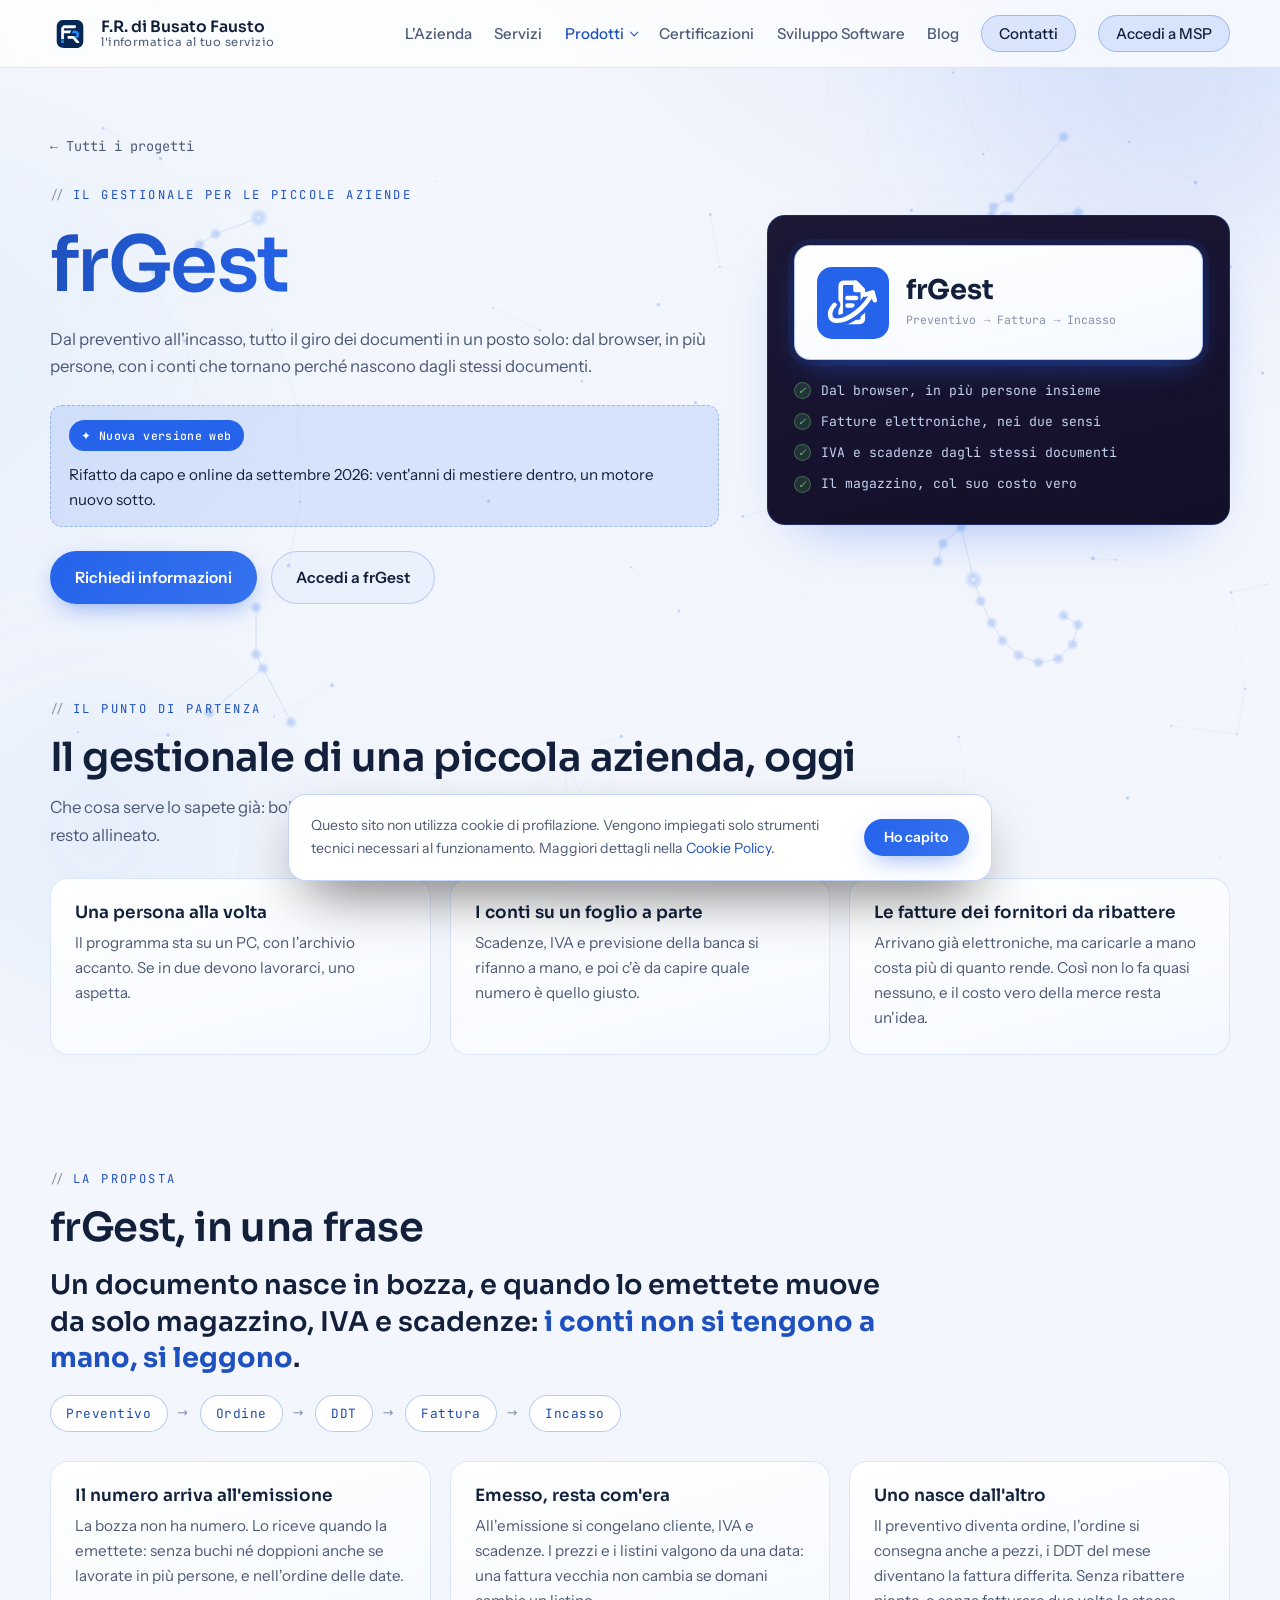
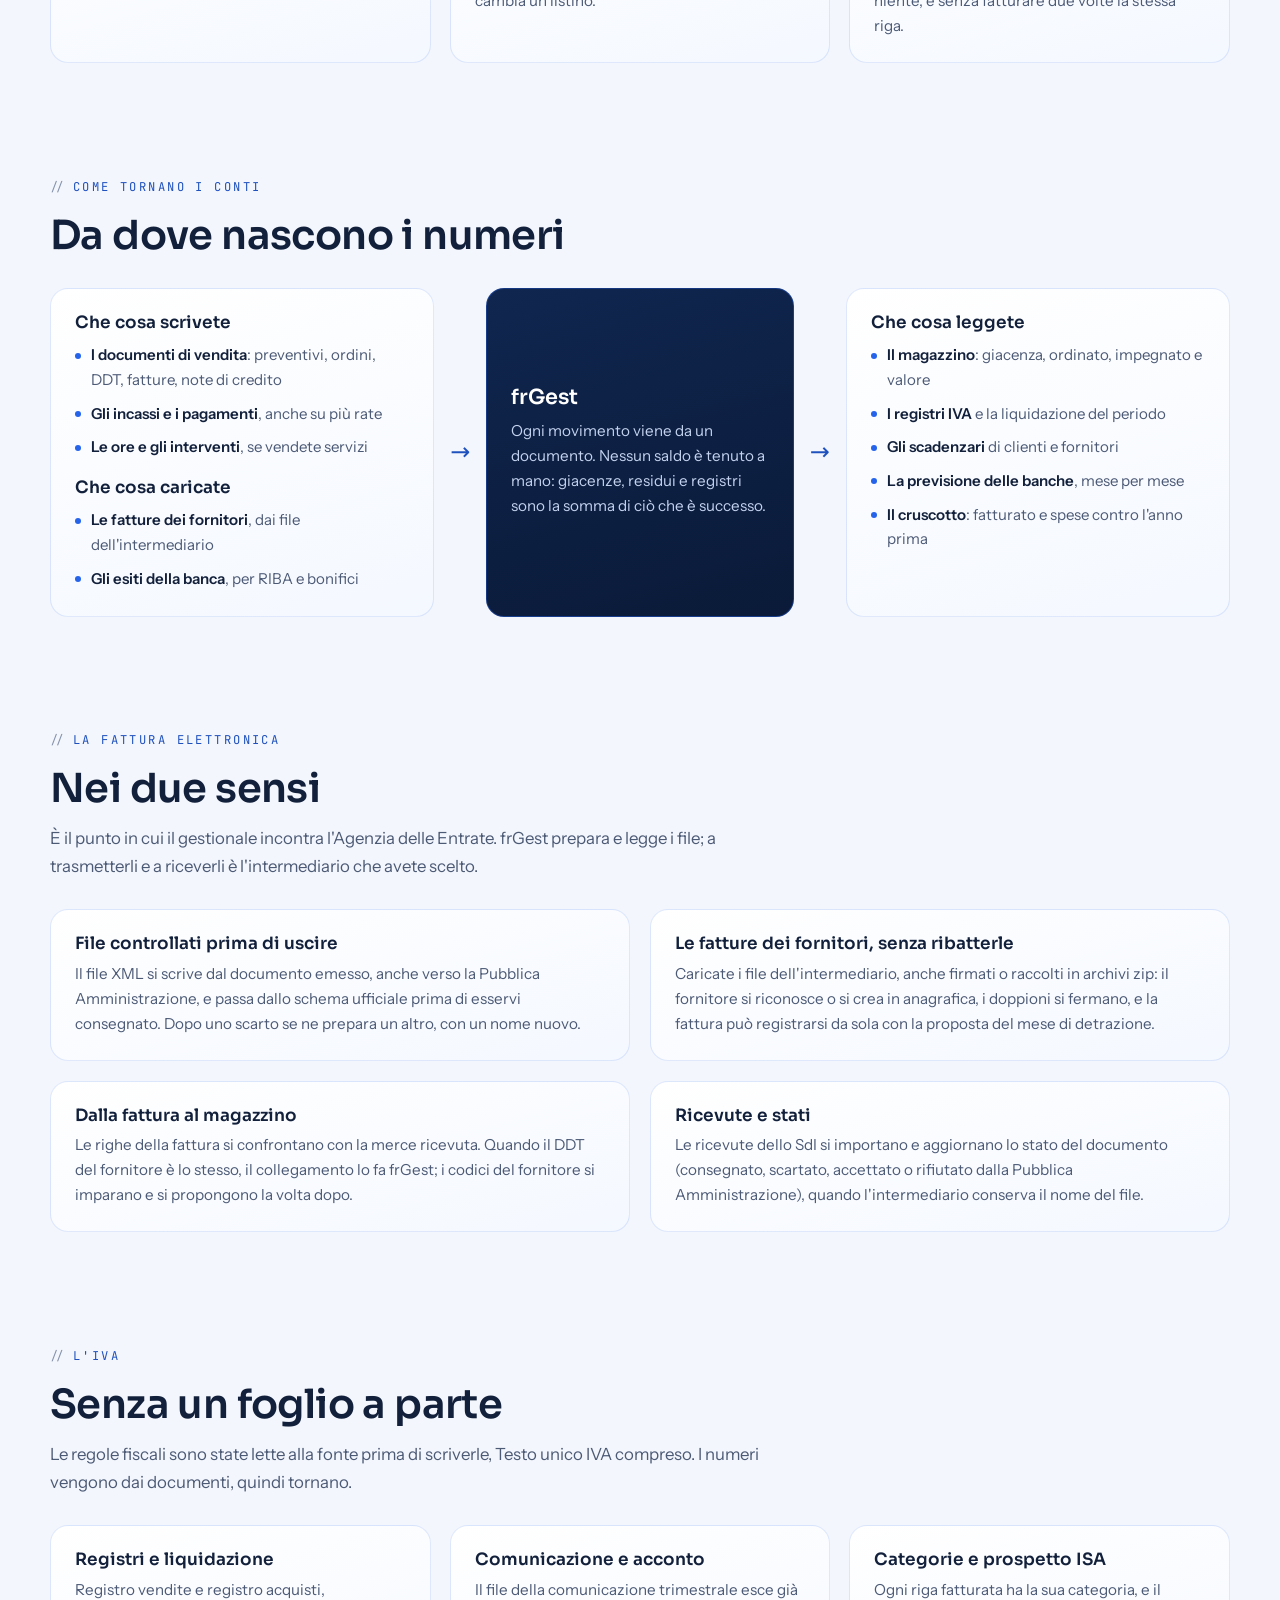
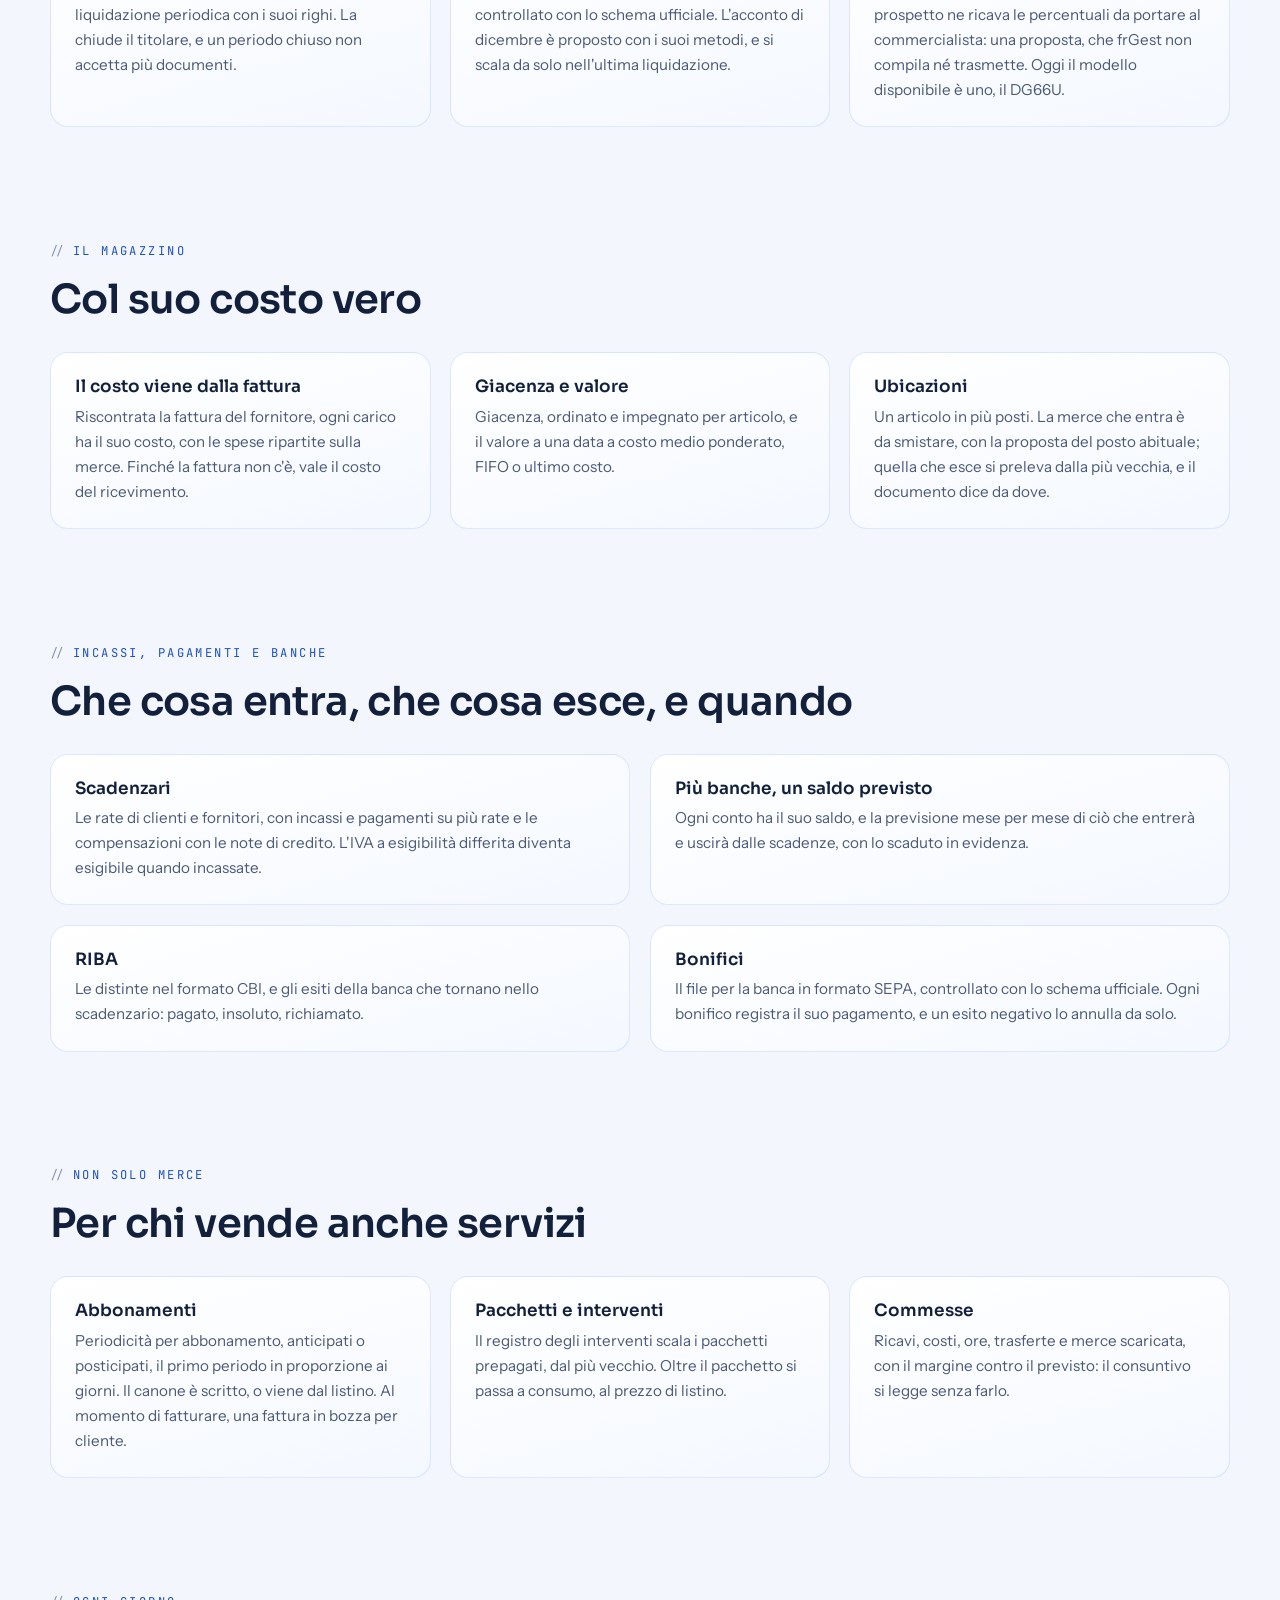
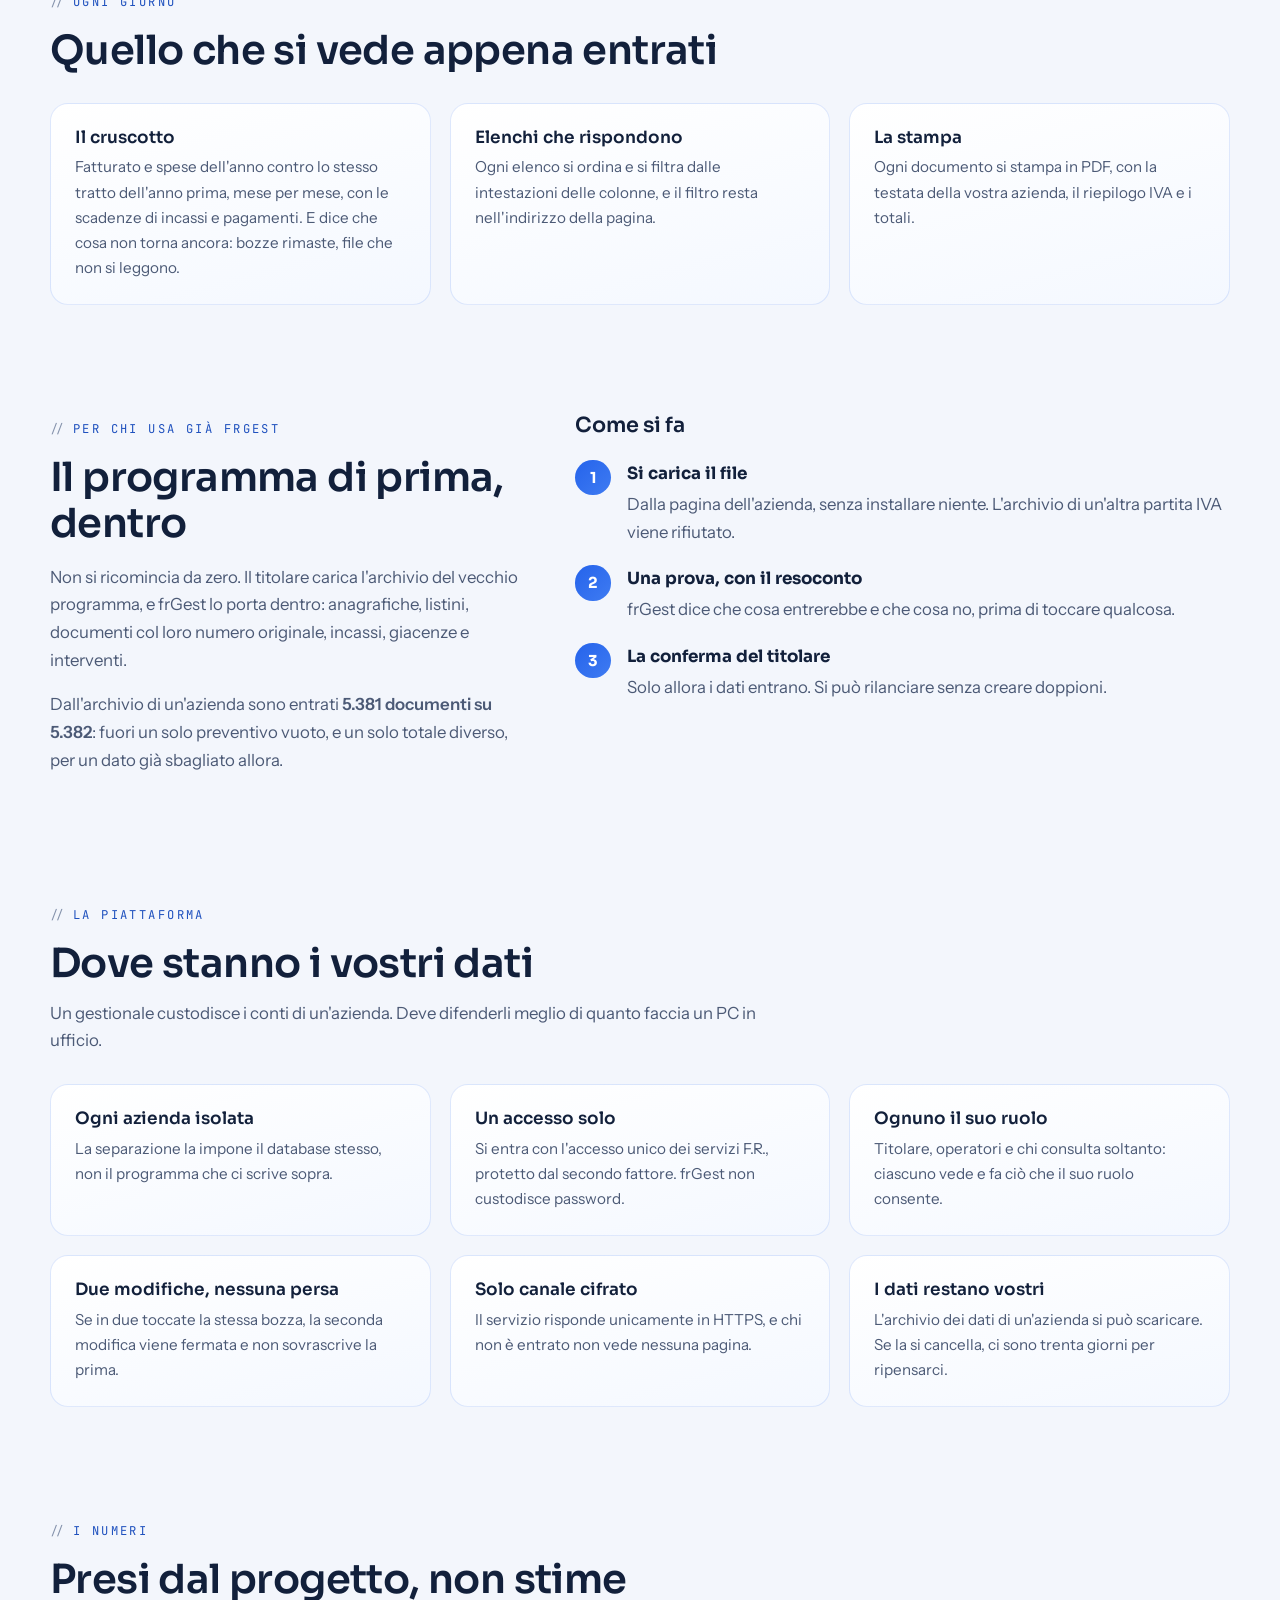
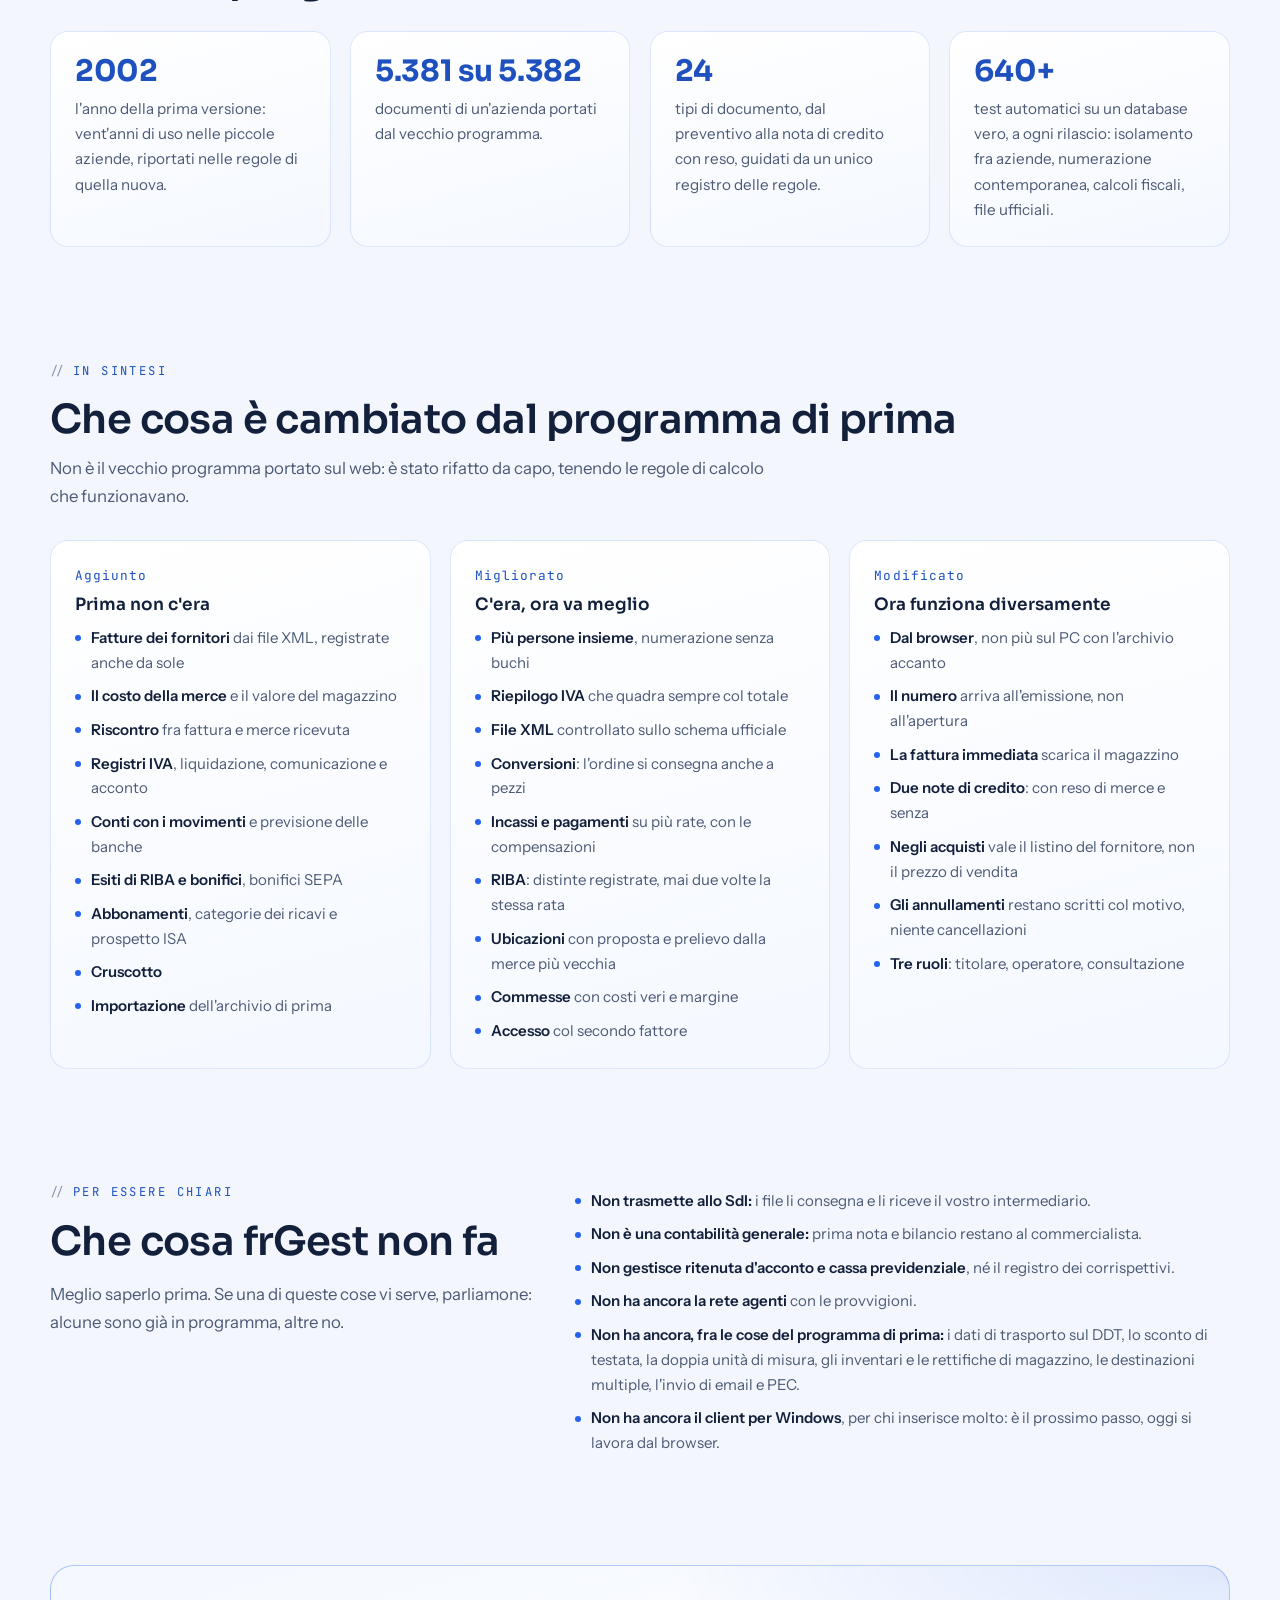
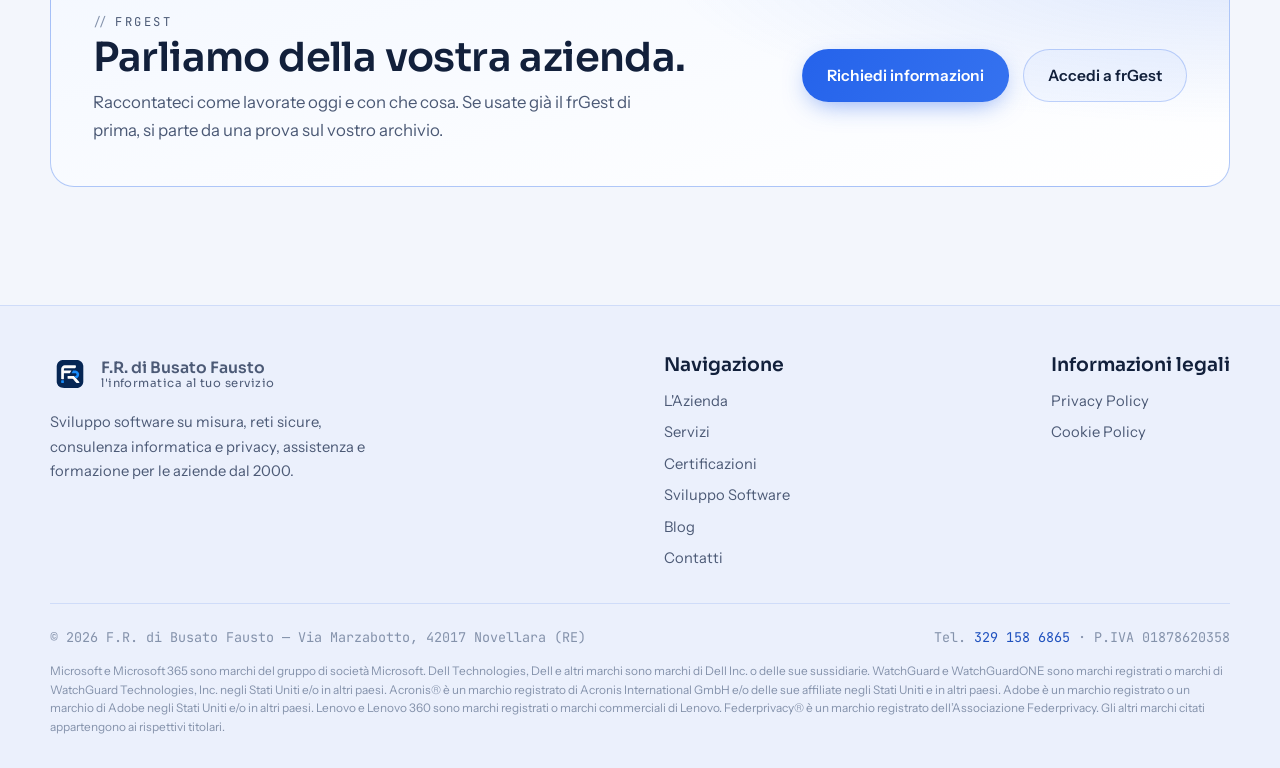
<file: frgest.html>
<!DOCTYPE html>
<html lang="it">
<head>
  <meta charset="UTF-8">
  <meta name="viewport" content="width=device-width, initial-scale=1.0">
  <title>frGest — Il gestionale per le piccole aziende — F.R. di Busato Fausto</title>
  <meta name="description" content="frGest: dal preventivo all'incasso, tutto il giro dei documenti in un posto solo. Dal browser, in più persone, con fatture elettroniche, magazzino, IVA, scadenze e banche che nascono dagli stessi documenti.">
  <link rel="canonical" href="https://www.fr-busato.it/frgest.html">
  <meta property="og:type" content="website">
  <meta property="og:site_name" content="F.R. di Busato Fausto">
  <meta property="og:locale" content="it_IT">
  <meta property="og:title" content="frGest — Il gestionale per le piccole aziende">
  <meta property="og:description" content="Dal preventivo all'incasso, tutto il giro dei documenti in un posto solo: dal browser, in più persone.">
  <meta property="og:url" content="https://www.fr-busato.it/frgest.html">
  <meta property="og:image" content="https://www.fr-busato.it/assets/img/og-card.jpg">
  <meta name="twitter:card" content="summary_large_image">
  <link rel="icon" type="image/svg+xml" href="assets/img/favicon.svg">
  <link rel="stylesheet" href="assets/css/style.css">
  <!-- Scheda di frGest, sullo schema di cyberse.html. Fonte: la nota «06 Sviluppo/frgest.md»
       del Second Brain, stato al commit 8fb3c24 (2026-11-05).
       Regole sui testi:
       - solo ciò che è costruito e in esercizio; il client per Windows è il prossimo passo, la
         rete agenti non c'è;
       - frGest scrive e legge i file della fattura elettronica ma non li trasmette (lo fa
         l'intermediario), e con un intermediario vero non è ancora stato provato: non si scrive
         che lo sia;
       - le ricevute si abbinano al file per nome: con un intermediario che rinomina, come
         YouDOX, non regge, e il testo lo dice senza nominarlo;
       - l'importazione legge solo l'archivio del frGest di prima, non altri gestionali;
       - niente nomi di clienti, niente prezzi (un listino non c'è), niente clienti esterni
         finché non ci sono;
       - niente schermate: finché non c'è un'azienda dimostrativa con dati inventati, i dati veri
         non finiscono su un sito.
       I numeri: «5.381 su 5.382» è l'importazione di un archivio cliente (fuori un preventivo
       vuoto, un solo totale diverso per il dato di allora); 24 tipi di documento dal registro
       portato dal programma storico; 640+ test: 648 passati sulla VM al commit 8fb3c24.
       Il segno è assets/img/frgest.svg, copia di FrGest.Web/wwwroot/frgest.svg.
       Quando frGest cambia stato questa pagina va riletta. -->
</head>
<body class="pagina-frgest">

  <a class="skip-link" href="#contenuto">Vai al contenuto</a>

  <div class="progresso" id="progresso" aria-hidden="true"></div>
  <div class="sfondo" aria-hidden="true"></div>
  <canvas id="bg-canvas" aria-hidden="true"></canvas>
  <div class="orb orb-a" aria-hidden="true"></div>
  <div class="orb orb-b" aria-hidden="true"></div>

  <header class="header">
    <nav class="nav container" aria-label="Navigazione principale">
      <a class="marchio" href="index.html">
        <span class="marchio-logo">F.R.</span>
        <span class="marchio-testo">
          <strong>F.R. di Busato Fausto</strong>
          <span>l'informatica al tuo servizio</span>
        </span>
      </a>
      <button class="nav-toggle" aria-expanded="false" aria-controls="menu" aria-label="Apri il menu">
        <span></span><span></span><span></span>
      </button>
      <ul class="nav-menu" id="menu">
        <li><a href="index.html#azienda">L'Azienda</a></li>
        <li><a href="index.html#servizi">Servizi</a></li>
        <li class="nav-gruppo">
          <a class="attivo" href="index.html#prodotti">Prodotti</a>
          <ul class="nav-sotto">
            <li><a href="cyberse.html">Cyberse</a></li>
            <li><a class="attivo" href="frgest.html">frGest</a></li>
          </ul>
        </li>
        <li><a href="index.html#certificazioni">Certificazioni</a></li>
        <li><a href="sviluppo-software.html">Sviluppo Software</a></li>
        <li><a href="blog.html">Blog</a></li>
        <li><a class="nav-cta" href="index.html#contatti">Contatti</a></li>
        <li class="nav-voce-portale"><a class="nav-cta nav-portale" href="https://msp.fr-busato.it/accesso">Accedi a MSP</a></li>
      </ul>
    </nav>
  </header>

  <main id="contenuto">

    <!-- ================= HERO ================= -->
    <section class="container cy-hero">
      <div>
        <a class="torna entra" href="sviluppo-software.html"><span aria-hidden="true">←</span> Tutti i progetti</a>
        <p class="eyebrow entra">Il gestionale per le piccole aziende</p>
        <h1 class="entra" data-passo="1"><span class="gradiente">frGest</span></h1>
        <p class="sottotitolo entra" data-passo="2" style="margin-top:1rem">Dal preventivo all'incasso, tutto il giro dei documenti in un posto solo: dal browser, in più persone, con i conti che tornano perché nascono dagli stessi documenti.</p>
        <div class="richiamo-annuncio entra" data-passo="2">
          <span class="richiamo-badge">✦ Nuova versione web</span>
          <p>Rifatto da capo e online da settembre 2026: vent'anni di mestiere dentro, un motore nuovo sotto.</p>
        </div>
        <div class="hero-azioni entra" data-passo="3">
          <a class="btn btn-pieno" href="index.html#contatti">Richiedi informazioni</a>
          <a class="btn btn-vuoto" href="https://frgest.fr-busato.it/">Accedi a frGest</a>
        </div>
      </div>
      <div class="richiamo-vetrina entra" data-passo="2" aria-hidden="true">
        <div class="richiamo-marchio fg-marchio">
          <img src="assets/img/frgest.svg" alt="" width="48" height="48" decoding="async">
          <div>
            <strong>frGest</strong>
            <span>Preventivo → Fattura → Incasso</span>
          </div>
        </div>
        <ul class="richiamo-check">
          <li><i></i>Dal browser, in più persone insieme</li>
          <li><i></i>Fatture elettroniche, nei due sensi</li>
          <li><i></i>IVA e scadenze dagli stessi documenti</li>
          <li><i></i>Il magazzino, col suo costo vero</li>
        </ul>
      </div>
    </section>

    <!-- ================= IL PUNTO DI PARTENZA ================= -->
    <section class="container cy-sezione">
      <p class="eyebrow">Il punto di partenza</p>
      <h2>Il gestionale di una piccola azienda, oggi</h2>
      <p class="sottotitolo">Che cosa serve lo sapete già: bolle, fatture, scadenze. Il problema non è scriverle, è tenere tutto il resto allineato.</p>
      <div class="cy-griglia tre">
        <div class="cy-carta"><h3>Una persona alla volta</h3><p>Il programma sta su un PC, con l'archivio accanto. Se in due devono lavorarci, uno aspetta.</p></div>
        <div class="cy-carta"><h3>I conti su un foglio a parte</h3><p>Scadenze, IVA e previsione della banca si rifanno a mano, e poi c'è da capire quale numero è quello giusto.</p></div>
        <div class="cy-carta"><h3>Le fatture dei fornitori da ribattere</h3><p>Arrivano già elettroniche, ma caricarle a mano costa più di quanto rende. Così non lo fa quasi nessuno, e il costo vero della merce resta un'idea.</p></div>
      </div>
    </section>

    <!-- ================= LA PROPOSTA ================= -->
    <section class="container cy-sezione">
      <p class="eyebrow">La proposta</p>
      <h2>frGest, in una frase</h2>
      <p class="cy-frase">Un documento nasce in bozza, e quando lo emettete muove da solo magazzino, IVA e scadenze: <strong>i conti non si tengono a mano, si leggono</strong>.</p>
      <ol class="forza-flusso" aria-label="Il giro dei documenti">
        <li>Preventivo</li>
        <li>Ordine</li>
        <li>DDT</li>
        <li>Fattura</li>
        <li>Incasso</li>
      </ol>
      <div class="cy-griglia tre">
        <div class="cy-carta"><h3>Il numero arriva all'emissione</h3><p>La bozza non ha numero. Lo riceve quando la emettete: senza buchi né doppioni anche se lavorate in più persone, e nell'ordine delle date.</p></div>
        <div class="cy-carta"><h3>Emesso, resta com'era</h3><p>All'emissione si congelano cliente, IVA e scadenze. I prezzi e i listini valgono da una data: una fattura vecchia non cambia se domani cambia un listino.</p></div>
        <div class="cy-carta"><h3>Uno nasce dall'altro</h3><p>Il preventivo diventa ordine, l'ordine si consegna anche a pezzi, i DDT del mese diventano la fattura differita. Senza ribattere niente, e senza fatturare due volte la stessa riga.</p></div>
      </div>
    </section>

    <!-- ================= DA DOVE NASCONO I CONTI ================= -->
    <section class="container cy-sezione">
      <p class="eyebrow">Come tornano i conti</p>
      <h2>Da dove nascono i numeri</h2>
      <div class="cy-flusso">
        <div class="cy-carta">
          <h3>Che cosa scrivete</h3>
          <ul class="cy-elenco">
            <li><strong>I documenti di vendita</strong>: preventivi, ordini, DDT, fatture, note di credito</li>
            <li><strong>Gli incassi e i pagamenti</strong>, anche su più rate</li>
            <li><strong>Le ore e gli interventi</strong>, se vendete servizi</li>
          </ul>
          <h3 style="margin-top:1.1rem">Che cosa caricate</h3>
          <ul class="cy-elenco">
            <li><strong>Le fatture dei fornitori</strong>, dai file dell'intermediario</li>
            <li><strong>Gli esiti della banca</strong>, per RIBA e bonifici</li>
          </ul>
        </div>
        <span class="cy-freccia" aria-hidden="true">→</span>
        <div class="cy-carta cy-centro">
          <h3>frGest</h3>
          <p>Ogni movimento viene da un documento. Nessun saldo è tenuto a mano: giacenze, residui e registri sono la somma di ciò che è successo.</p>
        </div>
        <span class="cy-freccia" aria-hidden="true">→</span>
        <div class="cy-carta">
          <h3>Che cosa leggete</h3>
          <ul class="cy-elenco">
            <li><strong>Il magazzino</strong>: giacenza, ordinato, impegnato e valore</li>
            <li><strong>I registri IVA</strong> e la liquidazione del periodo</li>
            <li><strong>Gli scadenzari</strong> di clienti e fornitori</li>
            <li><strong>La previsione delle banche</strong>, mese per mese</li>
            <li><strong>Il cruscotto</strong>: fatturato e spese contro l'anno prima</li>
          </ul>
        </div>
      </div>
    </section>

    <!-- ================= LA FATTURA ELETTRONICA ================= -->
    <section class="container cy-sezione">
      <p class="eyebrow">La fattura elettronica</p>
      <h2>Nei due sensi</h2>
      <p class="sottotitolo">È il punto in cui il gestionale incontra l'Agenzia delle Entrate. frGest prepara e legge i file; a trasmetterli e a riceverli è l'intermediario che avete scelto.</p>
      <div class="cy-griglia due">
        <div class="cy-carta"><h3>File controllati prima di uscire</h3><p>Il file XML si scrive dal documento emesso, anche verso la Pubblica Amministrazione, e passa dallo schema ufficiale prima di esservi consegnato. Dopo uno scarto se ne prepara un altro, con un nome nuovo.</p></div>
        <div class="cy-carta"><h3>Le fatture dei fornitori, senza ribatterle</h3><p>Caricate i file dell'intermediario, anche firmati o raccolti in archivi zip: il fornitore si riconosce o si crea in anagrafica, i doppioni si fermano, e la fattura può registrarsi da sola con la proposta del mese di detrazione.</p></div>
        <div class="cy-carta"><h3>Dalla fattura al magazzino</h3><p>Le righe della fattura si confrontano con la merce ricevuta. Quando il DDT del fornitore è lo stesso, il collegamento lo fa frGest; i codici del fornitore si imparano e si propongono la volta dopo.</p></div>
        <div class="cy-carta"><h3>Ricevute e stati</h3><p>Le ricevute dello SdI si importano e aggiornano lo stato del documento (consegnato, scartato, accettato o rifiutato dalla Pubblica Amministrazione), quando l'intermediario conserva il nome del file.</p></div>
      </div>
    </section>

    <!-- ================= L'IVA ================= -->
    <section class="container cy-sezione">
      <p class="eyebrow">L'IVA</p>
      <h2>Senza un foglio a parte</h2>
      <p class="sottotitolo">Le regole fiscali sono state lette alla fonte prima di scriverle, Testo unico IVA compreso. I numeri vengono dai documenti, quindi tornano.</p>
      <div class="cy-griglia tre">
        <div class="cy-carta"><h3>Registri e liquidazione</h3><p>Registro vendite e registro acquisti, liquidazione periodica con i suoi righi. La chiude il titolare, e un periodo chiuso non accetta più documenti.</p></div>
        <div class="cy-carta"><h3>Comunicazione e acconto</h3><p>Il file della comunicazione trimestrale esce già controllato con lo schema ufficiale. L'acconto di dicembre è proposto con i suoi metodi, e si scala da solo nell'ultima liquidazione.</p></div>
        <div class="cy-carta"><h3>Categorie e prospetto ISA</h3><p>Ogni riga fatturata ha la sua categoria, e il prospetto ne ricava le percentuali da portare al commercialista: una proposta, che frGest non compila né trasmette. Oggi il modello disponibile è uno, il DG66U.</p></div>
      </div>
    </section>

    <!-- ================= IL MAGAZZINO ================= -->
    <section class="container cy-sezione">
      <p class="eyebrow">Il magazzino</p>
      <h2>Col suo costo vero</h2>
      <div class="cy-griglia tre">
        <div class="cy-carta"><h3>Il costo viene dalla fattura</h3><p>Riscontrata la fattura del fornitore, ogni carico ha il suo costo, con le spese ripartite sulla merce. Finché la fattura non c'è, vale il costo del ricevimento.</p></div>
        <div class="cy-carta"><h3>Giacenza e valore</h3><p>Giacenza, ordinato e impegnato per articolo, e il valore a una data a costo medio ponderato, FIFO o ultimo costo.</p></div>
        <div class="cy-carta"><h3>Ubicazioni</h3><p>Un articolo in più posti. La merce che entra è da smistare, con la proposta del posto abituale; quella che esce si preleva dalla più vecchia, e il documento dice da dove.</p></div>
      </div>
    </section>

    <!-- ================= INCASSI E BANCHE ================= -->
    <section class="container cy-sezione">
      <p class="eyebrow">Incassi, pagamenti e banche</p>
      <h2>Che cosa entra, che cosa esce, e quando</h2>
      <div class="cy-griglia due">
        <div class="cy-carta"><h3>Scadenzari</h3><p>Le rate di clienti e fornitori, con incassi e pagamenti su più rate e le compensazioni con le note di credito. L'IVA a esigibilità differita diventa esigibile quando incassate.</p></div>
        <div class="cy-carta"><h3>Più banche, un saldo previsto</h3><p>Ogni conto ha il suo saldo, e la previsione mese per mese di ciò che entrerà e uscirà dalle scadenze, con lo scaduto in evidenza.</p></div>
        <div class="cy-carta"><h3>RIBA</h3><p>Le distinte nel formato CBI, e gli esiti della banca che tornano nello scadenzario: pagato, insoluto, richiamato.</p></div>
        <div class="cy-carta"><h3>Bonifici</h3><p>Il file per la banca in formato SEPA, controllato con lo schema ufficiale. Ogni bonifico registra il suo pagamento, e un esito negativo lo annulla da solo.</p></div>
      </div>
    </section>

    <!-- ================= SERVIZI E COMMESSE ================= -->
    <section class="container cy-sezione">
      <p class="eyebrow">Non solo merce</p>
      <h2>Per chi vende anche servizi</h2>
      <div class="cy-griglia tre">
        <div class="cy-carta"><h3>Abbonamenti</h3><p>Periodicità per abbonamento, anticipati o posticipati, il primo periodo in proporzione ai giorni. Il canone è scritto, o viene dal listino. Al momento di fatturare, una fattura in bozza per cliente.</p></div>
        <div class="cy-carta"><h3>Pacchetti e interventi</h3><p>Il registro degli interventi scala i pacchetti prepagati, dal più vecchio. Oltre il pacchetto si passa a consumo, al prezzo di listino.</p></div>
        <div class="cy-carta"><h3>Commesse</h3><p>Ricavi, costi, ore, trasferte e merce scaricata, con il margine contro il previsto: il consuntivo si legge senza farlo.</p></div>
      </div>
    </section>

    <!-- ================= OGNI GIORNO ================= -->
    <section class="container cy-sezione">
      <p class="eyebrow">Ogni giorno</p>
      <h2>Quello che si vede appena entrati</h2>
      <div class="cy-griglia tre">
        <div class="cy-carta"><h3>Il cruscotto</h3><p>Fatturato e spese dell'anno contro lo stesso tratto dell'anno prima, mese per mese, con le scadenze di incassi e pagamenti. E dice che cosa non torna ancora: bozze rimaste, file che non si leggono.</p></div>
        <div class="cy-carta"><h3>Elenchi che rispondono</h3><p>Ogni elenco si ordina e si filtra dalle intestazioni delle colonne, e il filtro resta nell'indirizzo della pagina.</p></div>
        <div class="cy-carta"><h3>La stampa</h3><p>Ogni documento si stampa in PDF, con la testata della vostra azienda, il riepilogo IVA e i totali.</p></div>
      </div>
    </section>

    <!-- ================= L'ARCHIVIO DI PRIMA ================= -->
    <section class="container cy-sezione">
      <div class="cy-riga" style="margin-top:0; align-items:start">
        <div>
          <p class="eyebrow">Per chi usa già frGest</p>
          <h2>Il programma di prima, dentro</h2>
          <p class="sottotitolo">Non si ricomincia da zero. Il titolare carica l'archivio del vecchio programma, e frGest lo porta dentro: anagrafiche, listini, documenti col loro numero originale, incassi, giacenze e interventi.</p>
          <p class="sottotitolo" style="margin-top:1rem">Dall'archivio di un'azienda sono entrati <strong>5.381 documenti su 5.382</strong>: fuori un solo preventivo vuoto, e un solo totale diverso, per un dato già sbagliato allora.</p>
        </div>
        <div>
          <h3 style="font-size:1.3rem">Come si fa</h3>
          <ol class="servizio-approccio">
            <li><div class="passo-testo"><strong>Si carica il file</strong><p>Dalla pagina dell'azienda, senza installare niente. L'archivio di un'altra partita IVA viene rifiutato.</p></div></li>
            <li><div class="passo-testo"><strong>Una prova, con il resoconto</strong><p>frGest dice che cosa entrerebbe e che cosa no, prima di toccare qualcosa.</p></div></li>
            <li><div class="passo-testo"><strong>La conferma del titolare</strong><p>Solo allora i dati entrano. Si può rilanciare senza creare doppioni.</p></div></li>
          </ol>
        </div>
      </div>
    </section>

    <!-- ================= LA PIATTAFORMA ================= -->
    <section class="container cy-sezione">
      <p class="eyebrow">La piattaforma</p>
      <h2>Dove stanno i vostri dati</h2>
      <p class="sottotitolo">Un gestionale custodisce i conti di un'azienda. Deve difenderli meglio di quanto faccia un PC in ufficio.</p>
      <div class="cy-griglia tre">
        <div class="cy-carta"><h3>Ogni azienda isolata</h3><p>La separazione la impone il database stesso, non il programma che ci scrive sopra.</p></div>
        <div class="cy-carta"><h3>Un accesso solo</h3><p>Si entra con l'accesso unico dei servizi F.R., protetto dal secondo fattore. frGest non custodisce password.</p></div>
        <div class="cy-carta"><h3>Ognuno il suo ruolo</h3><p>Titolare, operatori e chi consulta soltanto: ciascuno vede e fa ciò che il suo ruolo consente.</p></div>
        <div class="cy-carta"><h3>Due modifiche, nessuna persa</h3><p>Se in due toccate la stessa bozza, la seconda modifica viene fermata e non sovrascrive la prima.</p></div>
        <div class="cy-carta"><h3>Solo canale cifrato</h3><p>Il servizio risponde unicamente in HTTPS, e chi non è entrato non vede nessuna pagina.</p></div>
        <div class="cy-carta"><h3>I dati restano vostri</h3><p>L'archivio dei dati di un'azienda si può scaricare. Se la si cancella, ci sono trenta giorni per ripensarci.</p></div>
      </div>
    </section>

    <!-- ================= I NUMERI ================= -->
    <section class="container cy-sezione">
      <p class="eyebrow">I numeri</p>
      <h2>Presi dal progetto, non stime</h2>
      <div class="stat-griglia">
        <div class="stat"><span class="stat-num">2002</span><span class="stat-testo">l'anno della prima versione: vent'anni di uso nelle piccole aziende, riportati nelle regole di quella nuova.</span></div>
        <div class="stat"><span class="stat-num">5.381 su 5.382</span><span class="stat-testo">documenti di un'azienda portati dal vecchio programma.</span></div>
        <div class="stat"><span class="stat-num">24</span><span class="stat-testo">tipi di documento, dal preventivo alla nota di credito con reso, guidati da un unico registro delle regole.</span></div>
        <div class="stat"><span class="stat-num">640+</span><span class="stat-testo">test automatici su un database vero, a ogni rilascio: isolamento fra aziende, numerazione contemporanea, calcoli fiscali, file ufficiali.</span></div>
      </div>
    </section>

    <!-- ================= IN SINTESI ================= -->
    <section class="container cy-sezione">
      <p class="eyebrow">In sintesi</p>
      <h2>Che cosa è cambiato dal programma di prima</h2>
      <p class="sottotitolo">Non è il vecchio programma portato sul web: è stato rifatto da capo, tenendo le regole di calcolo che funzionavano.</p>
      <div class="cy-griglia tre">
        <div class="cy-carta">
          <span class="cy-num">Aggiunto</span>
          <h3>Prima non c'era</h3>
          <ul class="cy-elenco">
            <li><strong>Fatture dei fornitori</strong> dai file XML, registrate anche da sole</li>
            <li><strong>Il costo della merce</strong> e il valore del magazzino</li>
            <li><strong>Riscontro</strong> fra fattura e merce ricevuta</li>
            <li><strong>Registri IVA</strong>, liquidazione, comunicazione e acconto</li>
            <li><strong>Conti con i movimenti</strong> e previsione delle banche</li>
            <li><strong>Esiti di RIBA e bonifici</strong>, bonifici SEPA</li>
            <li><strong>Abbonamenti</strong>, categorie dei ricavi e prospetto ISA</li>
            <li><strong>Cruscotto</strong></li>
            <li><strong>Importazione</strong> dell'archivio di prima</li>
          </ul>
        </div>
        <div class="cy-carta">
          <span class="cy-num">Migliorato</span>
          <h3>C'era, ora va meglio</h3>
          <ul class="cy-elenco">
            <li><strong>Più persone insieme</strong>, numerazione senza buchi</li>
            <li><strong>Riepilogo IVA</strong> che quadra sempre col totale</li>
            <li><strong>File XML</strong> controllato sullo schema ufficiale</li>
            <li><strong>Conversioni</strong>: l'ordine si consegna anche a pezzi</li>
            <li><strong>Incassi e pagamenti</strong> su più rate, con le compensazioni</li>
            <li><strong>RIBA</strong>: distinte registrate, mai due volte la stessa rata</li>
            <li><strong>Ubicazioni</strong> con proposta e prelievo dalla merce più vecchia</li>
            <li><strong>Commesse</strong> con costi veri e margine</li>
            <li><strong>Accesso</strong> col secondo fattore</li>
          </ul>
        </div>
        <div class="cy-carta">
          <span class="cy-num">Modificato</span>
          <h3>Ora funziona diversamente</h3>
          <ul class="cy-elenco">
            <li><strong>Dal browser</strong>, non più sul PC con l'archivio accanto</li>
            <li><strong>Il numero</strong> arriva all'emissione, non all'apertura</li>
            <li><strong>La fattura immediata</strong> scarica il magazzino</li>
            <li><strong>Due note di credito</strong>: con reso di merce e senza</li>
            <li><strong>Negli acquisti</strong> vale il listino del fornitore, non il prezzo di vendita</li>
            <li><strong>Gli annullamenti</strong> restano scritti col motivo, niente cancellazioni</li>
            <li><strong>Tre ruoli</strong>: titolare, operatore, consultazione</li>
          </ul>
        </div>
      </div>
    </section>

    <!-- ================= PER ESSERE CHIARI ================= -->
    <section class="container cy-sezione">
      <div class="cy-riga" style="margin-top:0; align-items:start">
        <div>
          <p class="eyebrow">Per essere chiari</p>
          <h2>Che cosa frGest non fa</h2>
          <p class="sottotitolo">Meglio saperlo prima. Se una di queste cose vi serve, parliamone: alcune sono già in programma, altre no.</p>
        </div>
        <ul class="cy-elenco fg-limiti">
          <li><strong>Non trasmette allo SdI:</strong> i file li consegna e li riceve il vostro intermediario.</li>
          <li><strong>Non è una contabilità generale:</strong> prima nota e bilancio restano al commercialista.</li>
          <li><strong>Non gestisce ritenuta d'acconto e cassa previdenziale</strong>, né il registro dei corrispettivi.</li>
          <li><strong>Non ha ancora la rete agenti</strong> con le provvigioni.</li>
          <li><strong>Non ha ancora, fra le cose del programma di prima:</strong> i dati di trasporto sul DDT, lo sconto di testata, la doppia unità di misura, gli inventari e le rettifiche di magazzino, le destinazioni multiple, l'invio di email e PEC.</li>
          <li><strong>Non ha ancora il client per Windows</strong>, per chi inserisce molto: è il prossimo passo, oggi si lavora dal browser.</li>
        </ul>
      </div>
    </section>

    <!-- ================= INVITO ================= -->
    <section class="container cy-sezione">
      <div class="callout">
        <div>
          <p class="eyebrow">frGest</p>
          <h2>Parliamo della vostra azienda.</h2>
          <p>Raccontateci come lavorate oggi e con che cosa. Se usate già il frGest di prima, si parte da una prova sul vostro archivio.</p>
        </div>
        <div class="hero-azioni">
          <a class="btn btn-pieno" href="index.html#contatti">Richiedi informazioni</a>
          <a class="btn btn-vuoto" href="https://frgest.fr-busato.it/">Accedi a frGest</a>
        </div>
      </div>
    </section>

  </main>

  <footer class="footer">
    <div class="container">
      <div class="footer-griglia">
        <div class="footer-col">
          <a class="marchio" href="index.html">
            <span class="marchio-logo">F.R.</span>
            <span class="marchio-testo">
              <strong>F.R. di Busato Fausto</strong>
              <span>l'informatica al tuo servizio</span>
            </span>
          </a>
          <p style="max-width:22rem; margin-top:1rem;">Sviluppo software su misura, reti sicure, consulenza informatica e privacy, assistenza e formazione per le aziende dal 2000.</p>
        </div>
        <div class="footer-col">
          <h3>Navigazione</h3>
          <ul>
            <li><a href="index.html#azienda">L'Azienda</a></li>
            <li><a href="index.html#servizi">Servizi</a></li>
            <li><a href="index.html#certificazioni">Certificazioni</a></li>
            <li><a href="sviluppo-software.html">Sviluppo Software</a></li>
            <li><a href="blog.html">Blog</a></li>
            <li><a href="index.html#contatti">Contatti</a></li>
          </ul>
        </div>
        <div class="footer-col">
          <h3>Informazioni legali</h3>
          <ul>
            <li><a href="privacy.html">Privacy Policy</a></li>
            <li><a href="cookie-policy.html">Cookie Policy</a></li>
          </ul>
        </div>
      </div>
      <div class="footer-legale">
        <span>© <span id="anno-corrente"></span> F.R. di Busato Fausto — Via Marzabotto, 42017 Novellara (RE)</span>
        <span>Tel. <a href="tel:+393291586865">329 158 6865</a> · P.IVA 01878620358</span>
      </div>
      <p class="footer-marchi">Microsoft e Microsoft 365 sono marchi del gruppo di società Microsoft. Dell Technologies, Dell e altri marchi sono marchi di Dell Inc. o delle sue sussidiarie. WatchGuard e WatchGuardONE sono marchi registrati o marchi di WatchGuard Technologies, Inc. negli Stati Uniti e/o in altri paesi. Acronis® è un marchio registrato di Acronis International GmbH e/o delle sue affiliate negli Stati Uniti e in altri paesi. Adobe è un marchio registrato o un marchio di Adobe negli Stati Uniti e/o in altri paesi. Lenovo e Lenovo 360 sono marchi registrati o marchi commerciali di Lenovo. Federprivacy® è un marchio registrato dell’Associazione Federprivacy. Gli altri marchi citati appartengono ai rispettivi titolari.</p>
    </div>
  </footer>

  <div class="avviso-cookie" id="avviso-cookie" role="region" aria-label="Informativa sui cookie" hidden>
    <p>Questo sito non utilizza cookie di profilazione. Vengono impiegati solo strumenti tecnici necessari al funzionamento. Maggiori dettagli nella <a href="cookie-policy.html">Cookie Policy</a>.</p>
    <button class="btn btn-pieno" id="chiudi-cookie">Ho capito</button>
  </div>

  <script src="assets/js/main.js"></script>
</body>
</html>
</file>
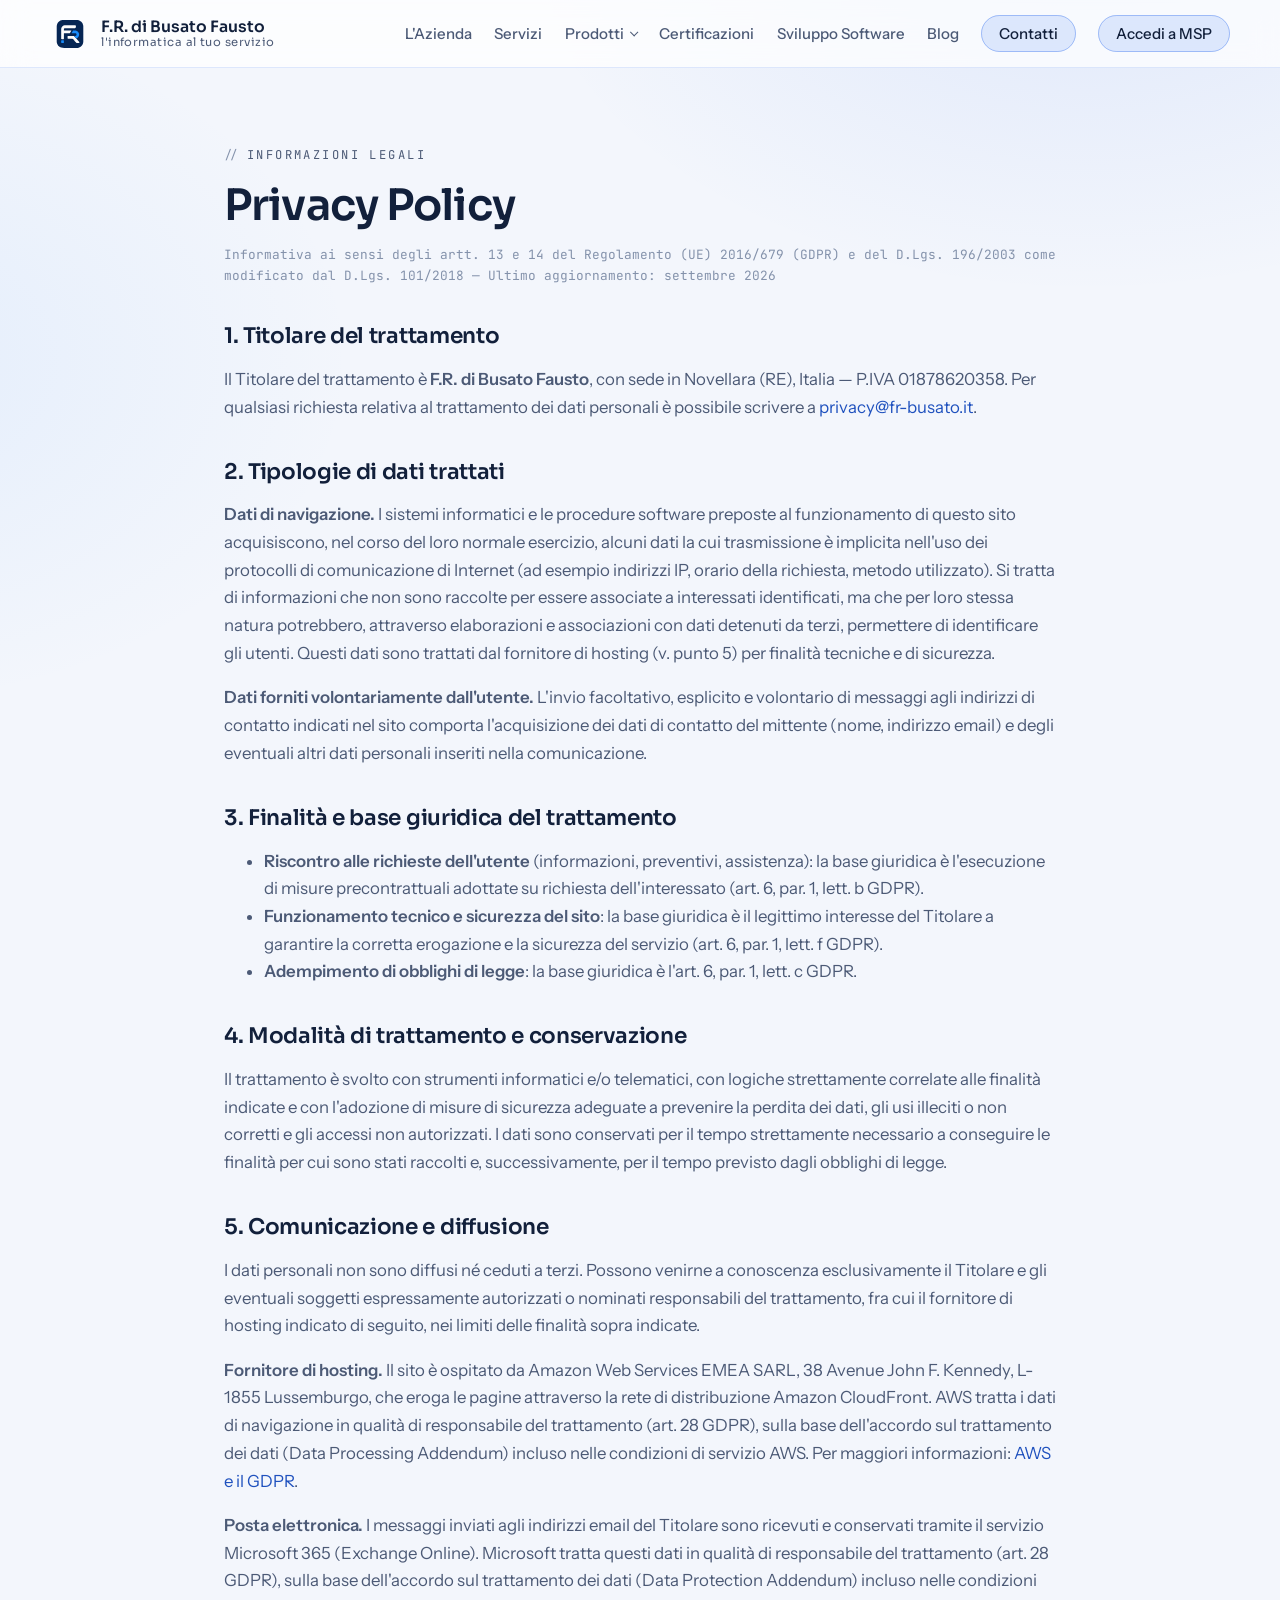
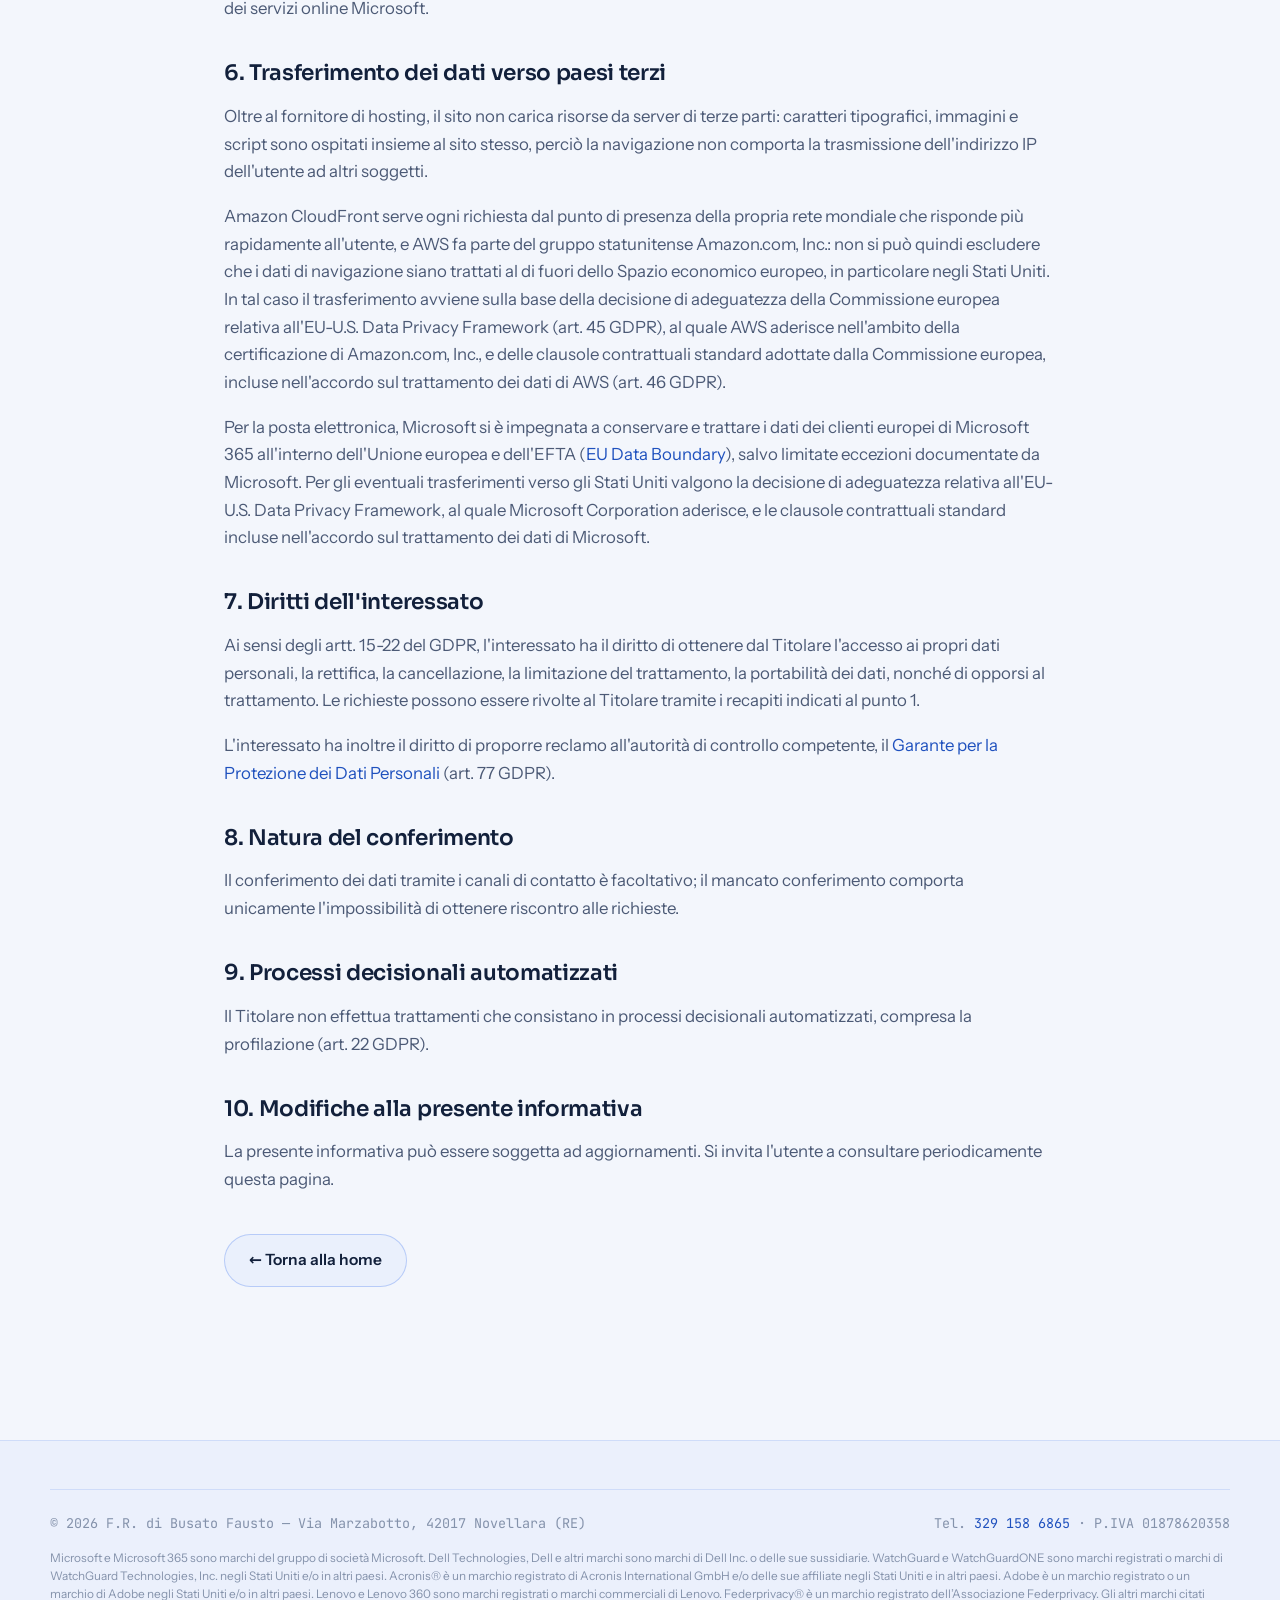
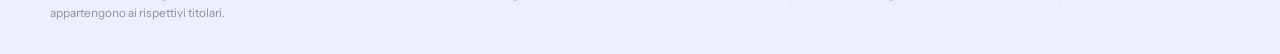
<file: privacy.html>
<!DOCTYPE html>
<html lang="it">
<head>
  <meta charset="UTF-8">
  <meta name="viewport" content="width=device-width, initial-scale=1.0">
  <title>Privacy Policy — F.R. di Busato Fausto</title>
  <meta name="description" content="Informativa sul trattamento dei dati personali ai sensi del Regolamento (UE) 2016/679 (GDPR).">
  <meta name="robots" content="noindex">
  <meta property="og:site_name" content="F.R. di Busato Fausto">
  <meta property="og:title" content="Privacy Policy — F.R. di Busato Fausto">
  <meta property="og:image" content="https://www.fr-busato.it/assets/img/og-card.jpg">
  <meta name="twitter:card" content="summary_large_image">
  <link rel="icon" type="image/svg+xml" href="assets/img/favicon.svg">
  <link rel="stylesheet" href="assets/css/style.css">
</head>
<body>

  <a class="skip-link" href="#contenuto">Vai al contenuto</a>
  <div class="sfondo" aria-hidden="true"></div>

  <header class="header">
    <nav class="nav container" aria-label="Navigazione principale">
      <a class="marchio" href="index.html">
        <span class="marchio-logo">F.R.</span>
        <span class="marchio-testo">
          <strong>F.R. di Busato Fausto</strong>
          <span>l'informatica al tuo servizio</span>
        </span>
      </a>
      <button class="nav-toggle" aria-expanded="false" aria-controls="menu" aria-label="Apri il menu">
        <span></span><span></span><span></span>
      </button>
      <ul class="nav-menu" id="menu">
        <li><a href="index.html#azienda">L'Azienda</a></li>
        <li><a href="index.html#servizi">Servizi</a></li>
        <li class="nav-gruppo">
          <a href="index.html#prodotti">Prodotti</a>
          <ul class="nav-sotto">
            <li><a href="cyberse.html">Cyberse</a></li>
            <li><a href="frgest.html">frGest</a></li>
          </ul>
        </li>
        <li><a href="index.html#certificazioni">Certificazioni</a></li>
        <li><a href="sviluppo-software.html">Sviluppo Software</a></li>
        <li><a href="blog.html">Blog</a></li>
        <li><a class="nav-cta" href="index.html#contatti">Contatti</a></li>
        <li class="nav-voce-portale"><a class="nav-cta nav-portale" href="https://msp.fr-busato.it/accesso">Accedi a MSP</a></li>
      </ul>
    </nav>
  </header>

  <main id="contenuto">
    <article class="legale container">
      <p class="eyebrow">Informazioni legali</p>
      <h1>Privacy Policy</h1>
      <p class="aggiornamento">Informativa ai sensi degli artt. 13 e 14 del Regolamento (UE) 2016/679 (GDPR) e del D.Lgs. 196/2003 come modificato dal D.Lgs. 101/2018 — Ultimo aggiornamento: settembre 2026</p>

      <h2>1. Titolare del trattamento</h2>
      <p>Il Titolare del trattamento è <strong>F.R. di Busato Fausto</strong>, con sede in Novellara (RE), Italia — P.IVA 01878620358. Per qualsiasi richiesta relativa al trattamento dei dati personali è possibile scrivere a <a href="mailto:privacy@fr-busato.it">privacy@fr-busato.it</a>.</p>

      <h2>2. Tipologie di dati trattati</h2>
      <p><strong>Dati di navigazione.</strong> I sistemi informatici e le procedure software preposte al funzionamento di questo sito acquisiscono, nel corso del loro normale esercizio, alcuni dati la cui trasmissione è implicita nell'uso dei protocolli di comunicazione di Internet (ad esempio indirizzi IP, orario della richiesta, metodo utilizzato). Si tratta di informazioni che non sono raccolte per essere associate a interessati identificati, ma che per loro stessa natura potrebbero, attraverso elaborazioni e associazioni con dati detenuti da terzi, permettere di identificare gli utenti. Questi dati sono trattati dal fornitore di hosting (v. punto 5) per finalità tecniche e di sicurezza.</p>
      <p><strong>Dati forniti volontariamente dall'utente.</strong> L'invio facoltativo, esplicito e volontario di messaggi agli indirizzi di contatto indicati nel sito comporta l'acquisizione dei dati di contatto del mittente (nome, indirizzo email) e degli eventuali altri dati personali inseriti nella comunicazione.</p>

      <h2>3. Finalità e base giuridica del trattamento</h2>
      <ul>
        <li><strong>Riscontro alle richieste dell'utente</strong> (informazioni, preventivi, assistenza): la base giuridica è l'esecuzione di misure precontrattuali adottate su richiesta dell'interessato (art. 6, par. 1, lett. b GDPR).</li>
        <li><strong>Funzionamento tecnico e sicurezza del sito</strong>: la base giuridica è il legittimo interesse del Titolare a garantire la corretta erogazione e la sicurezza del servizio (art. 6, par. 1, lett. f GDPR).</li>
        <li><strong>Adempimento di obblighi di legge</strong>: la base giuridica è l'art. 6, par. 1, lett. c GDPR.</li>
      </ul>

      <h2>4. Modalità di trattamento e conservazione</h2>
      <p>Il trattamento è svolto con strumenti informatici e/o telematici, con logiche strettamente correlate alle finalità indicate e con l'adozione di misure di sicurezza adeguate a prevenire la perdita dei dati, gli usi illeciti o non corretti e gli accessi non autorizzati. I dati sono conservati per il tempo strettamente necessario a conseguire le finalità per cui sono stati raccolti e, successivamente, per il tempo previsto dagli obblighi di legge.</p>

      <h2>5. Comunicazione e diffusione</h2>
      <p>I dati personali non sono diffusi né ceduti a terzi. Possono venirne a conoscenza esclusivamente il Titolare e gli eventuali soggetti espressamente autorizzati o nominati responsabili del trattamento, fra cui il fornitore di hosting indicato di seguito, nei limiti delle finalità sopra indicate.</p>
      <p><strong>Fornitore di hosting.</strong> Il sito è ospitato da Amazon Web Services EMEA SARL, 38 Avenue John F. Kennedy, L-1855 Lussemburgo, che eroga le pagine attraverso la rete di distribuzione Amazon CloudFront. AWS tratta i dati di navigazione in qualità di responsabile del trattamento (art. 28 GDPR), sulla base dell'accordo sul trattamento dei dati (Data Processing Addendum) incluso nelle condizioni di servizio AWS. Per maggiori informazioni: <a href="https://aws.amazon.com/compliance/gdpr-center/" target="_blank" rel="noopener noreferrer">AWS e il GDPR</a>.</p>
      <p><strong>Posta elettronica.</strong> I messaggi inviati agli indirizzi email del Titolare sono ricevuti e conservati tramite il servizio Microsoft 365 (Exchange Online). Microsoft tratta questi dati in qualità di responsabile del trattamento (art. 28 GDPR), sulla base dell'accordo sul trattamento dei dati (Data Protection Addendum) incluso nelle condizioni dei servizi online Microsoft.</p>

      <h2>6. Trasferimento dei dati verso paesi terzi</h2>
      <p>Oltre al fornitore di hosting, il sito non carica risorse da server di terze parti: caratteri tipografici, immagini e script sono ospitati insieme al sito stesso, perciò la navigazione non comporta la trasmissione dell'indirizzo IP dell'utente ad altri soggetti.</p>
      <p>Amazon CloudFront serve ogni richiesta dal punto di presenza della propria rete mondiale che risponde più rapidamente all'utente, e AWS fa parte del gruppo statunitense Amazon.com, Inc.: non si può quindi escludere che i dati di navigazione siano trattati al di fuori dello Spazio economico europeo, in particolare negli Stati Uniti. In tal caso il trasferimento avviene sulla base della decisione di adeguatezza della Commissione europea relativa all'EU-U.S. Data Privacy Framework (art. 45 GDPR), al quale AWS aderisce nell'ambito della certificazione di Amazon.com, Inc., e delle clausole contrattuali standard adottate dalla Commissione europea, incluse nell'accordo sul trattamento dei dati di AWS (art. 46 GDPR).</p>
      <p>Per la posta elettronica, Microsoft si è impegnata a conservare e trattare i dati dei clienti europei di Microsoft 365 all'interno dell'Unione europea e dell'EFTA (<a href="https://learn.microsoft.com/en-us/privacy/eudb/eu-data-boundary-learn" target="_blank" rel="noopener noreferrer">EU Data Boundary</a>), salvo limitate eccezioni documentate da Microsoft. Per gli eventuali trasferimenti verso gli Stati Uniti valgono la decisione di adeguatezza relativa all'EU-U.S. Data Privacy Framework, al quale Microsoft Corporation aderisce, e le clausole contrattuali standard incluse nell'accordo sul trattamento dei dati di Microsoft.</p>

      <h2>7. Diritti dell'interessato</h2>
      <p>Ai sensi degli artt. 15-22 del GDPR, l'interessato ha il diritto di ottenere dal Titolare l'accesso ai propri dati personali, la rettifica, la cancellazione, la limitazione del trattamento, la portabilità dei dati, nonché di opporsi al trattamento. Le richieste possono essere rivolte al Titolare tramite i recapiti indicati al punto 1.</p>
      <p>L'interessato ha inoltre il diritto di proporre reclamo all'autorità di controllo competente, il <a href="https://www.garanteprivacy.it" target="_blank" rel="noopener noreferrer">Garante per la Protezione dei Dati Personali</a> (art. 77 GDPR).</p>

      <h2>8. Natura del conferimento</h2>
      <p>Il conferimento dei dati tramite i canali di contatto è facoltativo; il mancato conferimento comporta unicamente l'impossibilità di ottenere riscontro alle richieste.</p>

      <h2>9. Processi decisionali automatizzati</h2>
      <p>Il Titolare non effettua trattamenti che consistano in processi decisionali automatizzati, compresa la profilazione (art. 22 GDPR).</p>

      <h2>10. Modifiche alla presente informativa</h2>
      <p>La presente informativa può essere soggetta ad aggiornamenti. Si invita l'utente a consultare periodicamente questa pagina.</p>

      <p style="margin-top:2.5rem"><a class="btn btn-vuoto" href="index.html">← Torna alla home</a></p>
    </article>
  </main>

  <footer class="footer">
    <div class="container">
      <div class="footer-legale">
        <span>© <span id="anno-corrente"></span> F.R. di Busato Fausto — Via Marzabotto, 42017 Novellara (RE)</span>
        <span>Tel. <a href="tel:+393291586865">329 158 6865</a> · P.IVA 01878620358</span>
      </div>
      <p class="footer-marchi">Microsoft e Microsoft 365 sono marchi del gruppo di società Microsoft. Dell Technologies, Dell e altri marchi sono marchi di Dell Inc. o delle sue sussidiarie. WatchGuard e WatchGuardONE sono marchi registrati o marchi di WatchGuard Technologies, Inc. negli Stati Uniti e/o in altri paesi. Acronis® è un marchio registrato di Acronis International GmbH e/o delle sue affiliate negli Stati Uniti e in altri paesi. Adobe è un marchio registrato o un marchio di Adobe negli Stati Uniti e/o in altri paesi. Lenovo e Lenovo 360 sono marchi registrati o marchi commerciali di Lenovo. Federprivacy® è un marchio registrato dell’Associazione Federprivacy. Gli altri marchi citati appartengono ai rispettivi titolari.</p>
    </div>
  </footer>

  <script src="assets/js/main.js"></script>
</body>
</html>
</file>
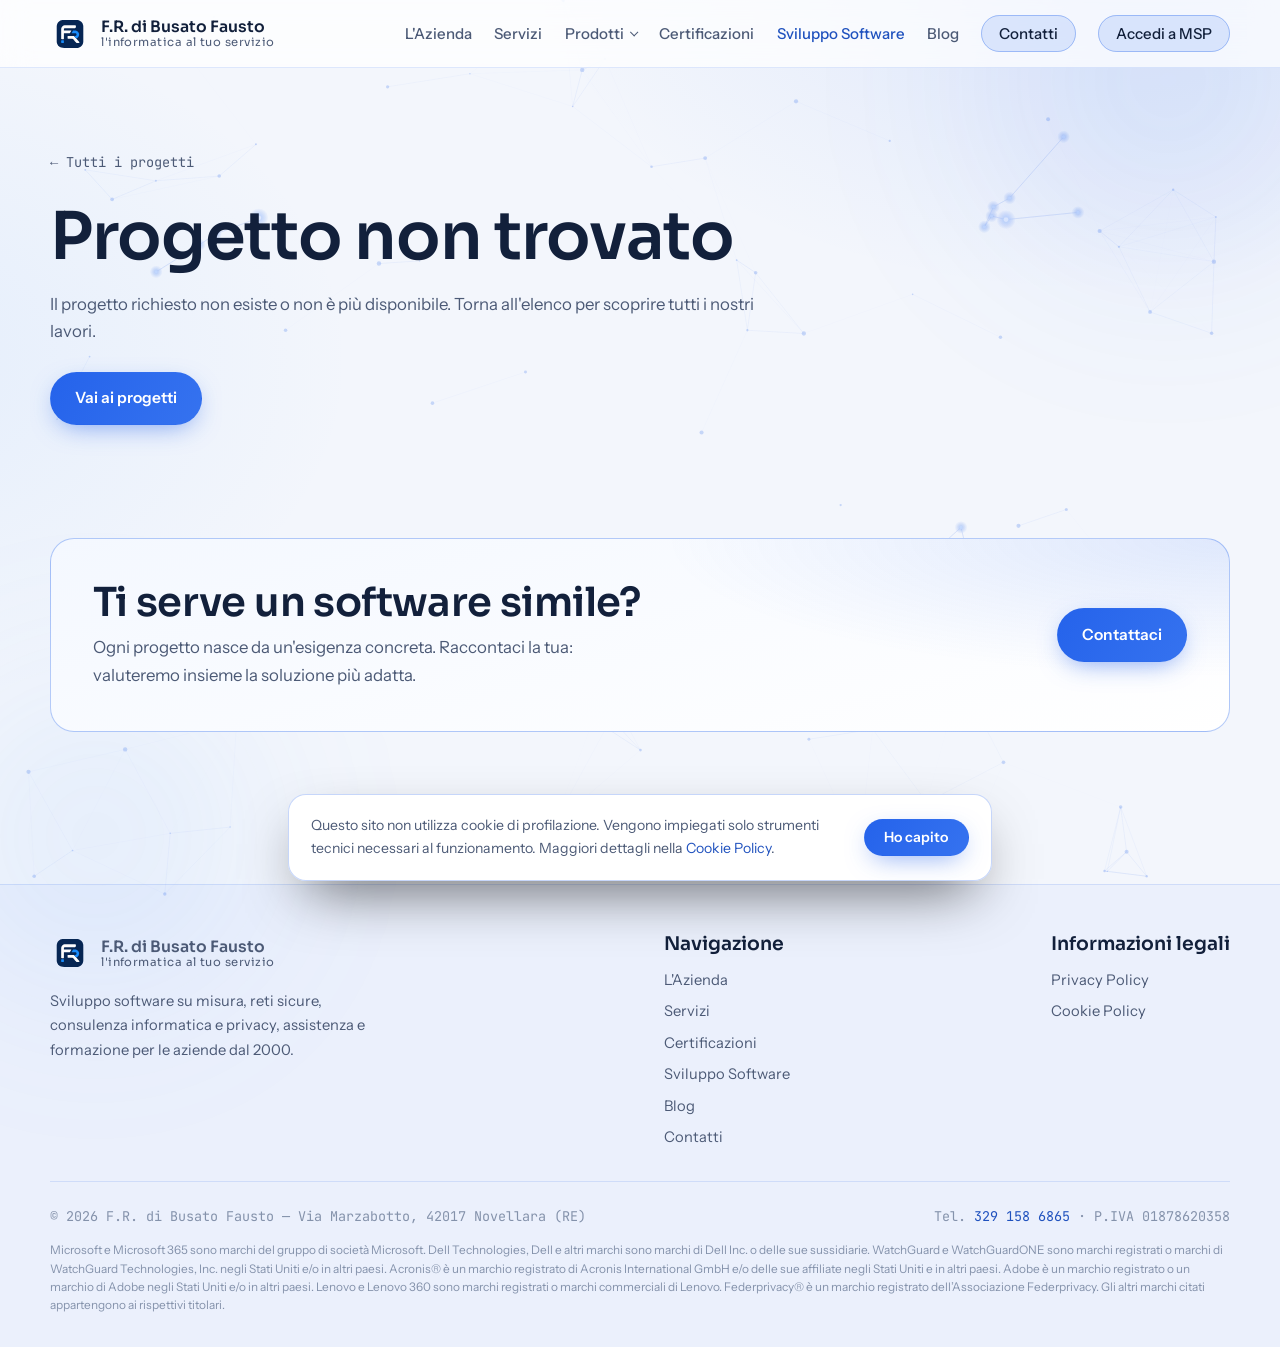
<file: progetto.html>
<!DOCTYPE html>
<html lang="it">
<head>
  <meta charset="UTF-8">
  <meta name="viewport" content="width=device-width, initial-scale=1.0">
  <title>Progetto — F.R. di Busato Fausto</title>
  <meta name="description" content="Specifiche del progetto software sviluppato da F.R. di Busato Fausto.">
  <meta property="og:type" content="website">
  <meta property="og:site_name" content="F.R. di Busato Fausto">
  <meta property="og:locale" content="it_IT">
  <meta property="og:title" content="Progetti software — F.R. di Busato Fausto">
  <meta property="og:description" content="Specifiche del progetto software sviluppato da F.R. di Busato Fausto.">
  <meta property="og:image" content="https://www.fr-busato.it/assets/img/og-card.jpg">
  <meta name="twitter:card" content="summary_large_image">
  <link rel="icon" type="image/svg+xml" href="assets/img/favicon.svg">
  <link rel="stylesheet" href="assets/css/style.css">
</head>
<body>

  <a class="skip-link" href="#contenuto">Vai al contenuto</a>

  <div class="progresso" id="progresso" aria-hidden="true"></div>
  <div class="sfondo" aria-hidden="true"></div>
  <canvas id="bg-canvas" aria-hidden="true"></canvas>
  <div class="orb orb-a" aria-hidden="true"></div>
  <div class="orb orb-b" aria-hidden="true"></div>

  <header class="header">
    <nav class="nav container" aria-label="Navigazione principale">
      <a class="marchio" href="index.html">
        <span class="marchio-logo">F.R.</span>
        <span class="marchio-testo">
          <strong>F.R. di Busato Fausto</strong>
          <span>l'informatica al tuo servizio</span>
        </span>
      </a>
      <button class="nav-toggle" aria-expanded="false" aria-controls="menu" aria-label="Apri il menu">
        <span></span><span></span><span></span>
      </button>
      <ul class="nav-menu" id="menu">
        <li><a href="index.html#azienda">L'Azienda</a></li>
        <li><a href="index.html#servizi">Servizi</a></li>
        <li class="nav-gruppo">
          <a href="index.html#prodotti">Prodotti</a>
          <ul class="nav-sotto">
            <li><a href="cyberse.html">Cyberse</a></li>
            <li><a href="frgest.html">frGest</a></li>
          </ul>
        </li>
        <li><a href="index.html#certificazioni">Certificazioni</a></li>
        <li><a class="attivo" href="sviluppo-software.html">Sviluppo Software</a></li>
        <li><a href="blog.html">Blog</a></li>
        <li><a class="nav-cta" href="index.html#contatti">Contatti</a></li>
        <li class="nav-voce-portale"><a class="nav-cta nav-portale" href="https://msp.fr-busato.it/accesso">Accedi a MSP</a></li>
      </ul>
    </nav>
  </header>

  <main id="contenuto">

    <section class="progetto-hero container">
      <a class="torna" href="sviluppo-software.html">← Tutti i progetti</a>
      <div id="progetto-testa">
        <!-- Contenuto generato da progetto.js -->
      </div>
    </section>

    <section class="progetto-corpo container" id="progetto-corpo">
      <!-- Contenuto generato da progetto.js -->
    </section>

    <section class="sezione container" style="padding-top:1rem;">
      <div class="callout rivela">
        <div>
          <h2>Ti serve un software simile?</h2>
          <p>Ogni progetto nasce da un'esigenza concreta. Raccontaci la tua: valuteremo insieme la soluzione più adatta.</p>
        </div>
        <a class="btn btn-pieno" href="index.html#contatti">Contattaci</a>
      </div>
    </section>

  </main>

  <footer class="footer">
    <div class="container">
      <div class="footer-griglia">
        <div class="footer-col">
          <a class="marchio" href="index.html">
            <span class="marchio-logo">F.R.</span>
            <span class="marchio-testo">
              <strong>F.R. di Busato Fausto</strong>
              <span>l'informatica al tuo servizio</span>
            </span>
          </a>
          <p style="max-width:22rem; margin-top:1rem;">Sviluppo software su misura, reti sicure, consulenza informatica e privacy, assistenza e formazione per le aziende dal 2000.</p>
        </div>
        <div class="footer-col">
          <h3>Navigazione</h3>
          <ul>
            <li><a href="index.html#azienda">L'Azienda</a></li>
            <li><a href="index.html#servizi">Servizi</a></li>
            <li><a href="index.html#certificazioni">Certificazioni</a></li>
            <li><a href="sviluppo-software.html">Sviluppo Software</a></li>
            <li><a href="blog.html">Blog</a></li>
            <li><a href="index.html#contatti">Contatti</a></li>
          </ul>
        </div>
        <div class="footer-col">
          <h3>Informazioni legali</h3>
          <ul>
            <li><a href="privacy.html">Privacy Policy</a></li>
            <li><a href="cookie-policy.html">Cookie Policy</a></li>
          </ul>
        </div>
      </div>
      <div class="footer-legale">
        <span>© <span id="anno-corrente"></span> F.R. di Busato Fausto — Via Marzabotto, 42017 Novellara (RE)</span>
        <span>Tel. <a href="tel:+393291586865">329 158 6865</a> · P.IVA 01878620358</span>
      </div>
      <p class="footer-marchi">Microsoft e Microsoft 365 sono marchi del gruppo di società Microsoft. Dell Technologies, Dell e altri marchi sono marchi di Dell Inc. o delle sue sussidiarie. WatchGuard e WatchGuardONE sono marchi registrati o marchi di WatchGuard Technologies, Inc. negli Stati Uniti e/o in altri paesi. Acronis® è un marchio registrato di Acronis International GmbH e/o delle sue affiliate negli Stati Uniti e in altri paesi. Adobe è un marchio registrato o un marchio di Adobe negli Stati Uniti e/o in altri paesi. Lenovo e Lenovo 360 sono marchi registrati o marchi commerciali di Lenovo. Federprivacy® è un marchio registrato dell’Associazione Federprivacy. Gli altri marchi citati appartengono ai rispettivi titolari.</p>
    </div>
  </footer>

  <div class="avviso-cookie" id="avviso-cookie" role="region" aria-label="Informativa sui cookie" hidden>
    <p>Questo sito non utilizza cookie di profilazione. Vengono impiegati solo strumenti tecnici necessari al funzionamento. Maggiori dettagli nella <a href="cookie-policy.html">Cookie Policy</a>.</p>
    <button class="btn btn-pieno" id="chiudi-cookie">Ho capito</button>
  </div>

  <script src="assets/js/progetti.js"></script>
  <script src="assets/js/motivi.js"></script>
  <script src="assets/js/progetto.js"></script>
  <script src="assets/js/main.js"></script>
</body>
</html>
</file>
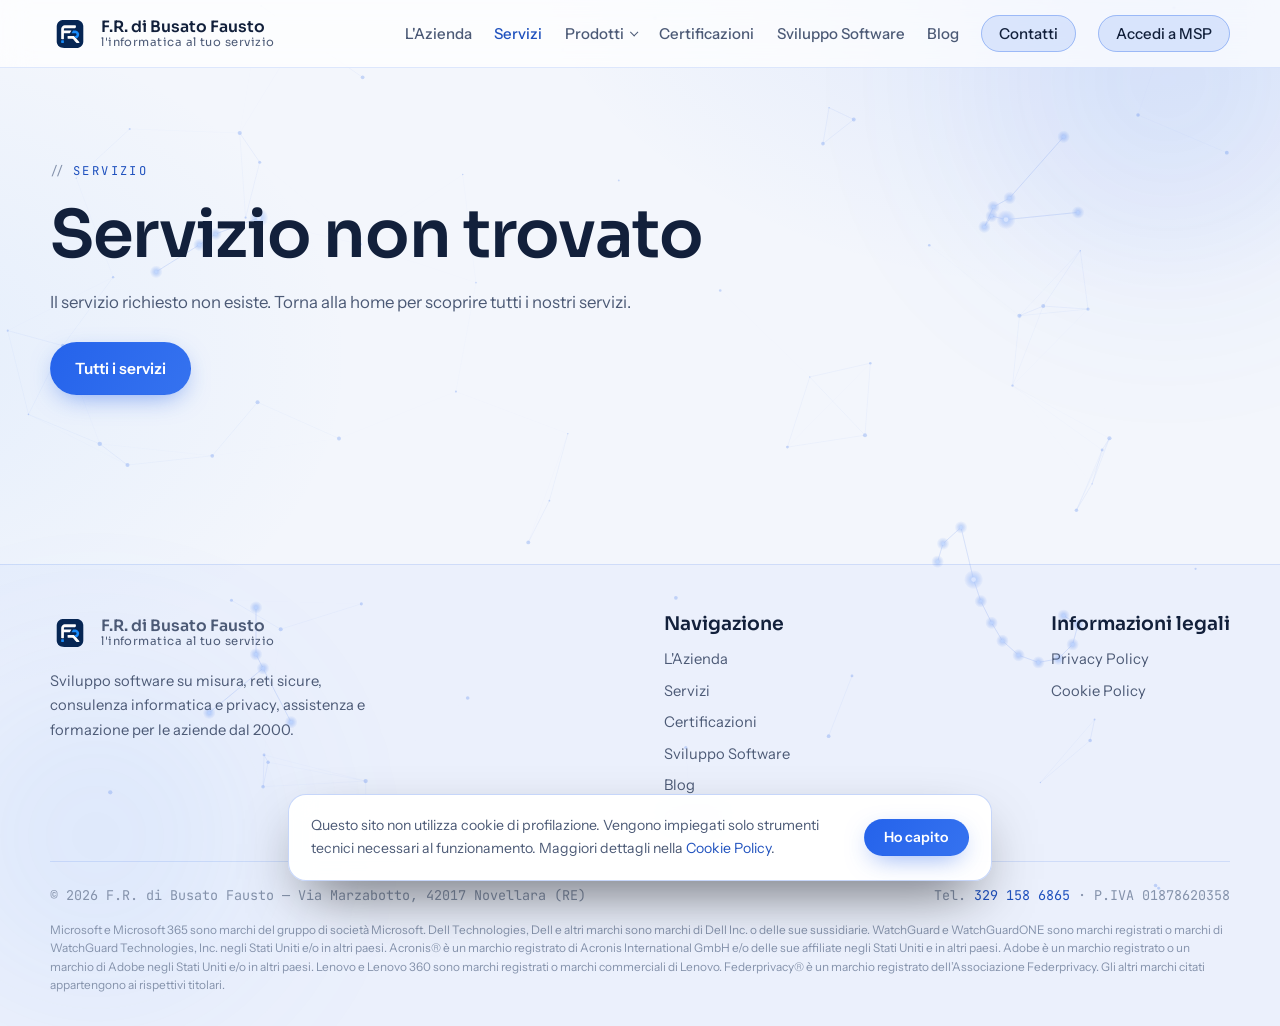
<file: servizio.html>
<!DOCTYPE html>
<html lang="it">
<head>
  <meta charset="UTF-8">
  <meta name="viewport" content="width=device-width, initial-scale=1.0">
  <title>Servizio — F.R. di Busato Fausto</title>
  <meta name="description" content="I servizi informatici di F.R. di Busato Fausto: sviluppo software, reti sicure, privacy e conformità, assistenza e fornitura hardware.">
  <meta property="og:type" content="website">
  <meta property="og:site_name" content="F.R. di Busato Fausto">
  <meta property="og:locale" content="it_IT">
  <meta property="og:title" content="Servizi — F.R. di Busato Fausto">
  <meta property="og:description" content="I servizi informatici di F.R. di Busato Fausto: sviluppo software, reti sicure, privacy e conformità, assistenza e fornitura hardware e software.">
  <meta property="og:image" content="https://www.fr-busato.it/assets/img/og-card.jpg">
  <meta name="twitter:card" content="summary_large_image">
  <link rel="icon" type="image/svg+xml" href="assets/img/favicon.svg">
  <link rel="stylesheet" href="assets/css/style.css">
</head>
<body>

  <a class="skip-link" href="#contenuto">Vai al contenuto</a>

  <div class="progresso" id="progresso" aria-hidden="true"></div>
  <div class="sfondo" aria-hidden="true"></div>
  <canvas id="bg-canvas" aria-hidden="true"></canvas>
  <div class="orb orb-a" aria-hidden="true"></div>
  <div class="orb orb-b" aria-hidden="true"></div>

  <header class="header">
    <nav class="nav container" aria-label="Navigazione principale">
      <a class="marchio" href="index.html">
        <span class="marchio-logo">F.R.</span>
        <span class="marchio-testo">
          <strong>F.R. di Busato Fausto</strong>
          <span>l'informatica al tuo servizio</span>
        </span>
      </a>
      <button class="nav-toggle" aria-expanded="false" aria-controls="menu" aria-label="Apri il menu">
        <span></span><span></span><span></span>
      </button>
      <ul class="nav-menu" id="menu">
        <li><a href="index.html#azienda">L'Azienda</a></li>
        <li><a class="attivo" href="index.html#servizi">Servizi</a></li>
        <li class="nav-gruppo">
          <a href="index.html#prodotti">Prodotti</a>
          <ul class="nav-sotto">
            <li><a href="cyberse.html">Cyberse</a></li>
            <li><a href="frgest.html">frGest</a></li>
          </ul>
        </li>
        <li><a href="index.html#certificazioni">Certificazioni</a></li>
        <li><a href="sviluppo-software.html">Sviluppo Software</a></li>
        <li><a href="blog.html">Blog</a></li>
        <li><a class="nav-cta" href="index.html#contatti">Contatti</a></li>
        <li class="nav-voce-portale"><a class="nav-cta nav-portale" href="https://msp.fr-busato.it/accesso">Accedi a MSP</a></li>
      </ul>
    </nav>
  </header>

  <main id="contenuto">
    <div id="servizio-contenuto"></div>
  </main>

  <footer class="footer">
    <div class="container">
      <div class="footer-griglia">
        <div class="footer-col">
          <a class="marchio" href="index.html">
            <span class="marchio-logo">F.R.</span>
            <span class="marchio-testo">
              <strong>F.R. di Busato Fausto</strong>
              <span>l'informatica al tuo servizio</span>
            </span>
          </a>
          <p style="max-width:22rem; margin-top:1rem;">Sviluppo software su misura, reti sicure, consulenza informatica e privacy, assistenza e formazione per le aziende dal 2000.</p>
        </div>
        <div class="footer-col">
          <h3>Navigazione</h3>
          <ul>
            <li><a href="index.html#azienda">L'Azienda</a></li>
            <li><a href="index.html#servizi">Servizi</a></li>
            <li><a href="index.html#certificazioni">Certificazioni</a></li>
            <li><a href="sviluppo-software.html">Sviluppo Software</a></li>
            <li><a href="blog.html">Blog</a></li>
            <li><a href="index.html#contatti">Contatti</a></li>
          </ul>
        </div>
        <div class="footer-col">
          <h3>Informazioni legali</h3>
          <ul>
            <li><a href="privacy.html">Privacy Policy</a></li>
            <li><a href="cookie-policy.html">Cookie Policy</a></li>
          </ul>
        </div>
      </div>
      <div class="footer-legale">
        <span>© <span id="anno-corrente"></span> F.R. di Busato Fausto — Via Marzabotto, 42017 Novellara (RE)</span>
        <span>Tel. <a href="tel:+393291586865">329 158 6865</a> · P.IVA 01878620358</span>
      </div>
      <p class="footer-marchi">Microsoft e Microsoft 365 sono marchi del gruppo di società Microsoft. Dell Technologies, Dell e altri marchi sono marchi di Dell Inc. o delle sue sussidiarie. WatchGuard e WatchGuardONE sono marchi registrati o marchi di WatchGuard Technologies, Inc. negli Stati Uniti e/o in altri paesi. Acronis® è un marchio registrato di Acronis International GmbH e/o delle sue affiliate negli Stati Uniti e in altri paesi. Adobe è un marchio registrato o un marchio di Adobe negli Stati Uniti e/o in altri paesi. Lenovo e Lenovo 360 sono marchi registrati o marchi commerciali di Lenovo. Federprivacy® è un marchio registrato dell’Associazione Federprivacy. Gli altri marchi citati appartengono ai rispettivi titolari.</p>
    </div>
  </footer>

  <div class="avviso-cookie" id="avviso-cookie" role="region" aria-label="Informativa sui cookie" hidden>
    <p>Questo sito non utilizza cookie di profilazione. Vengono impiegati solo strumenti tecnici necessari al funzionamento. Maggiori dettagli nella <a href="cookie-policy.html">Cookie Policy</a>.</p>
    <button class="btn btn-pieno" id="chiudi-cookie">Ho capito</button>
  </div>

  <script src="assets/js/servizi-dati.js"></script>
  <script src="assets/js/servizio.js"></script>
  <script src="assets/js/certificazioni.js"></script>
  <script src="assets/js/main.js"></script>
</body>
</html>
</file>
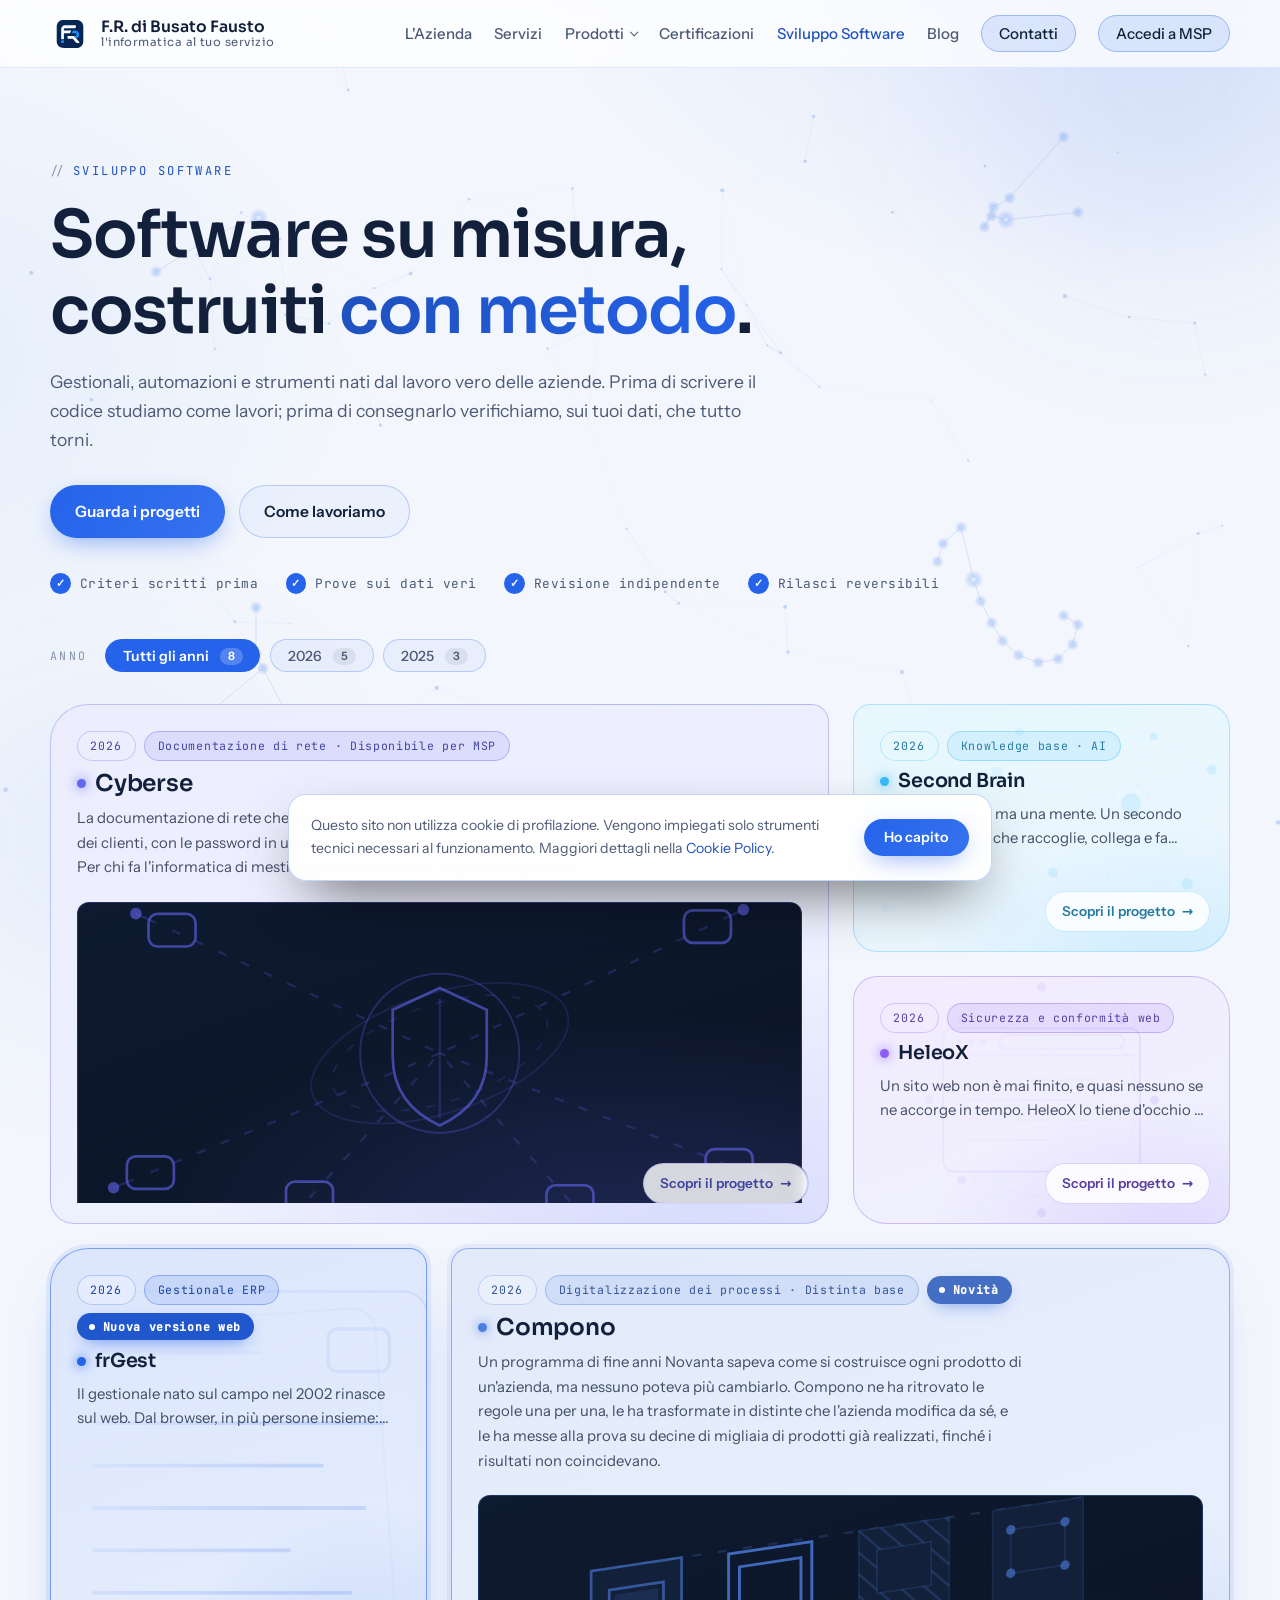
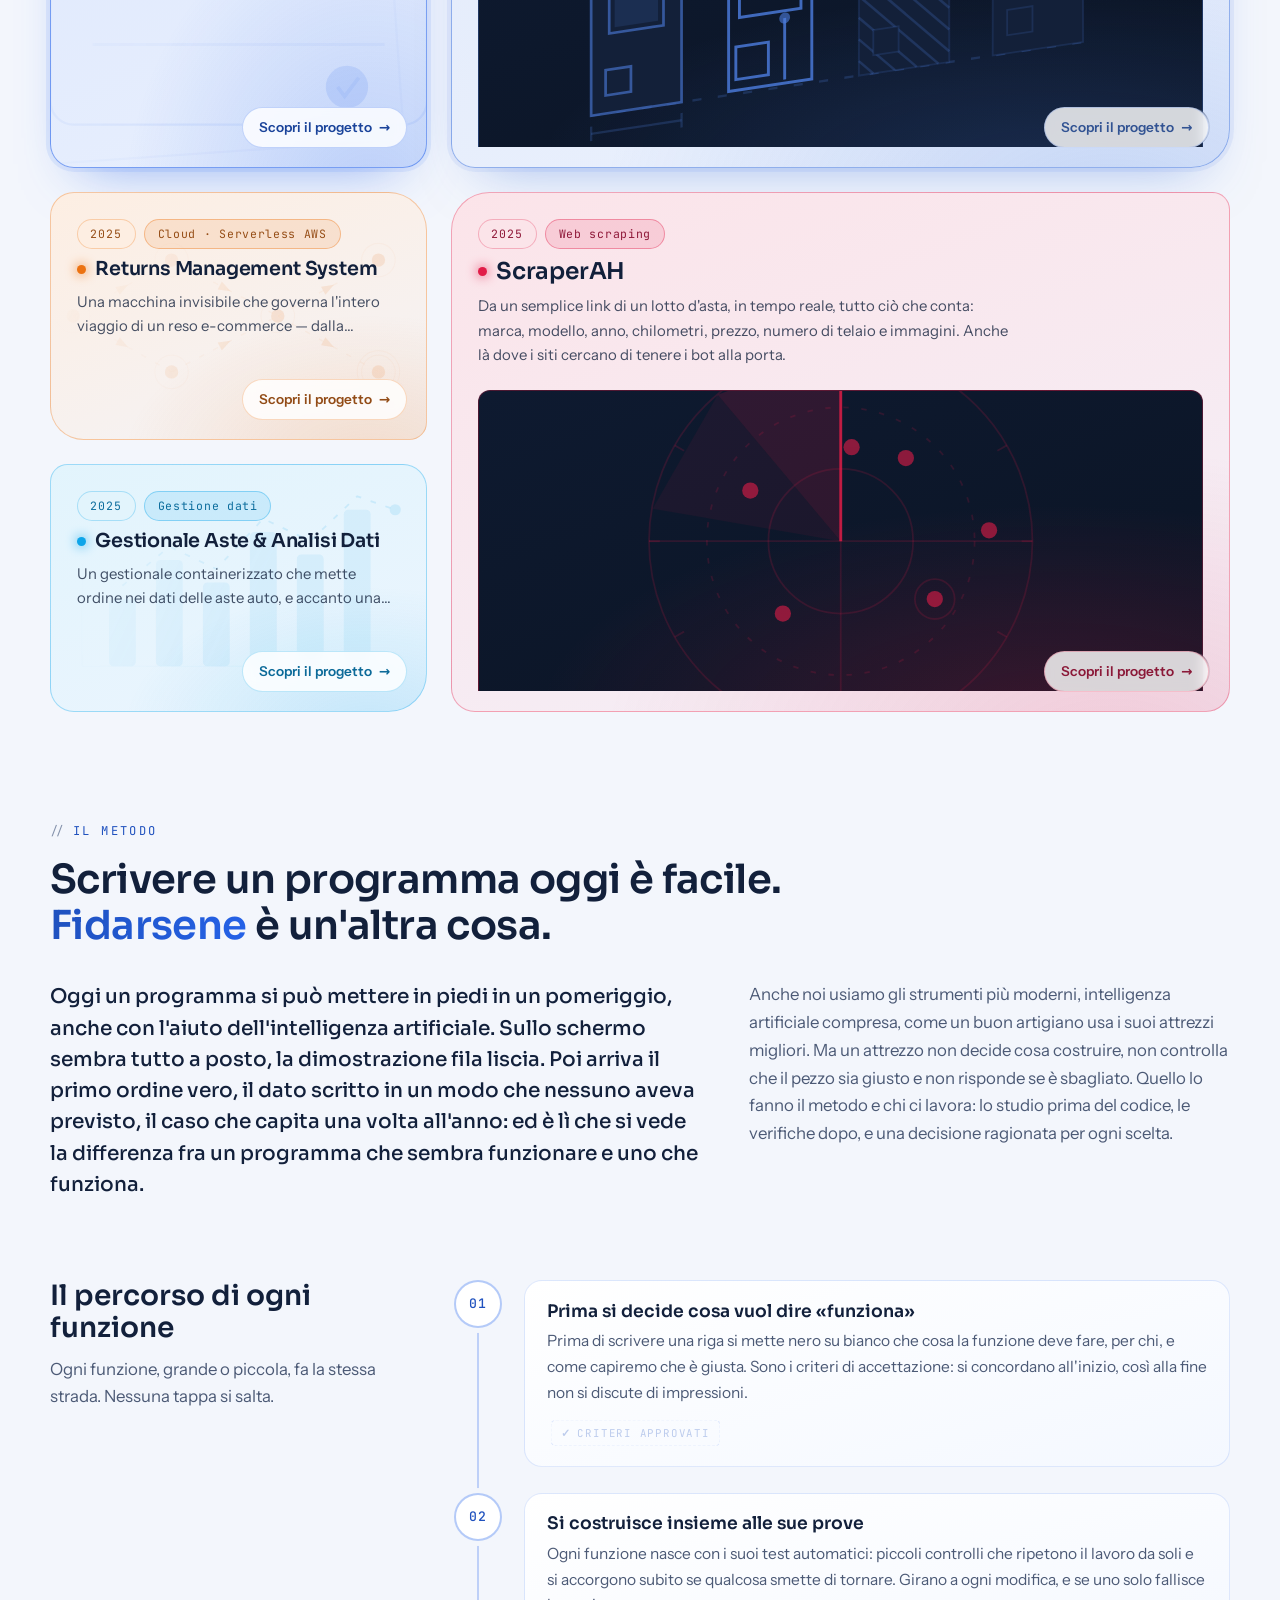
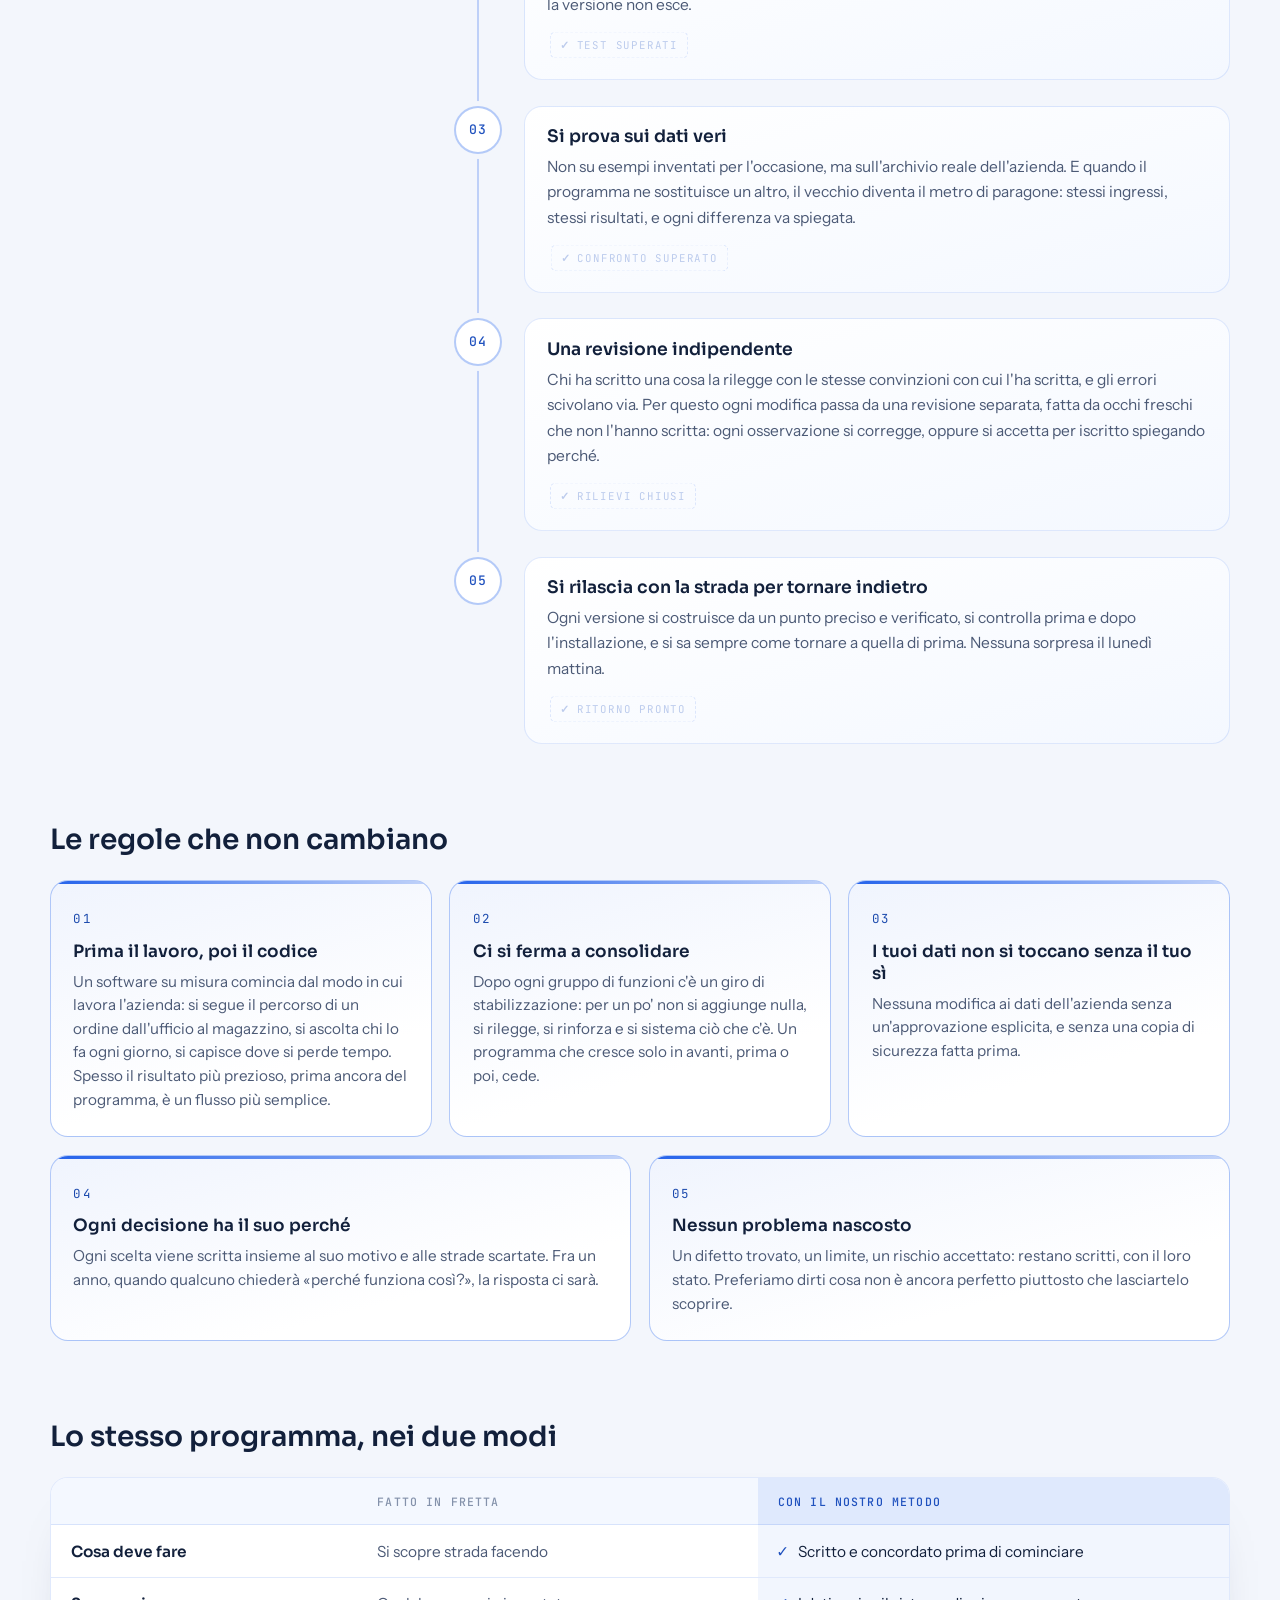
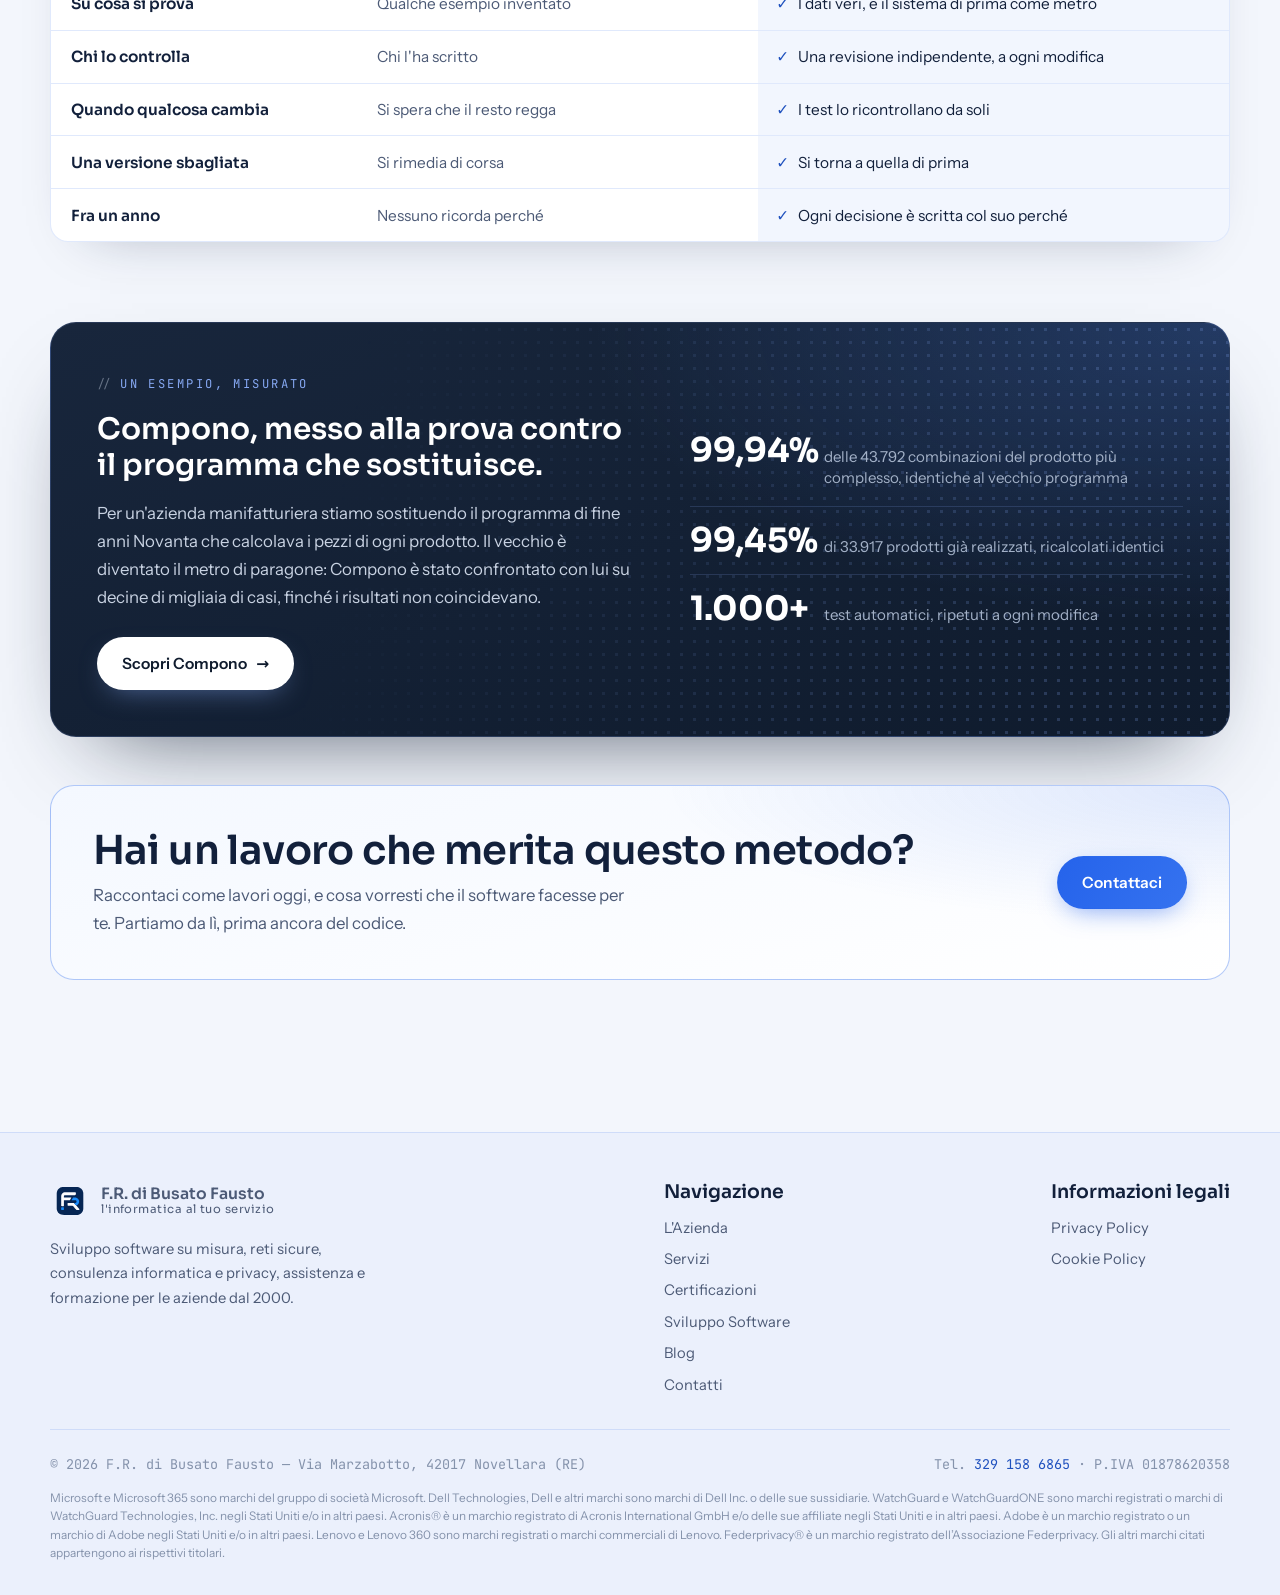
<file: sviluppo-software.html>
<!DOCTYPE html>
<html lang="it">
<head>
  <meta charset="UTF-8">
  <meta name="viewport" content="width=device-width, initial-scale=1.0">
  <title>Sviluppo Software su Misura a Reggio Emilia — F.R. di Busato Fausto</title>
  <meta name="description" content="I software su misura di F.R. di Busato Fausto e il metodo con cui li costruiamo: criteri scritti prima, prove sui dati veri, revisione indipendente, rilasci reversibili.">
  <link rel="canonical" href="https://www.fr-busato.it/sviluppo-software.html">
  <meta property="og:type" content="website">
  <meta property="og:site_name" content="F.R. di Busato Fausto">
  <meta property="og:locale" content="it_IT">
  <meta property="og:title" content="Sviluppo Software — F.R. di Busato Fausto">
  <meta property="og:description" content="I software su misura di F.R. di Busato Fausto e il metodo con cui li costruiamo: criteri scritti prima, prove sui dati veri, revisione indipendente, rilasci reversibili.">
  <meta property="og:url" content="https://www.fr-busato.it/sviluppo-software.html">
  <meta property="og:image" content="https://www.fr-busato.it/assets/img/og-card.jpg">
  <meta name="twitter:card" content="summary_large_image">
  <link rel="icon" type="image/svg+xml" href="assets/img/favicon.svg">
  <link rel="stylesheet" href="assets/css/style.css">
</head>
<body>

  <a class="skip-link" href="#contenuto">Vai al contenuto</a>

  <div class="progresso" id="progresso" aria-hidden="true"></div>
  <div class="sfondo" aria-hidden="true"></div>
  <canvas id="bg-canvas" aria-hidden="true"></canvas>
  <div class="orb orb-a" aria-hidden="true"></div>
  <div class="orb orb-b" aria-hidden="true"></div>

  <header class="header">
    <nav class="nav container" aria-label="Navigazione principale">
      <a class="marchio" href="index.html">
        <span class="marchio-logo">F.R.</span>
        <span class="marchio-testo">
          <strong>F.R. di Busato Fausto</strong>
          <span>l'informatica al tuo servizio</span>
        </span>
      </a>
      <button class="nav-toggle" aria-expanded="false" aria-controls="menu" aria-label="Apri il menu">
        <span></span><span></span><span></span>
      </button>
      <ul class="nav-menu" id="menu">
        <li><a href="index.html#azienda">L'Azienda</a></li>
        <li><a href="index.html#servizi">Servizi</a></li>
        <li class="nav-gruppo">
          <a href="index.html#prodotti">Prodotti</a>
          <ul class="nav-sotto">
            <li><a href="cyberse.html">Cyberse</a></li>
            <li><a href="frgest.html">frGest</a></li>
          </ul>
        </li>
        <li><a href="index.html#certificazioni">Certificazioni</a></li>
        <li><a class="attivo" href="sviluppo-software.html" aria-current="page">Sviluppo Software</a></li>
        <li><a href="blog.html">Blog</a></li>
        <li><a class="nav-cta" href="index.html#contatti">Contatti</a></li>
        <li class="nav-voce-portale"><a class="nav-cta nav-portale" href="https://msp.fr-busato.it/accesso">Accedi a MSP</a></li>
      </ul>
    </nav>
  </header>

  <main id="contenuto">

    <section class="sezione container sw-apertura">
      <p class="eyebrow entra">Sviluppo Software</p>
      <h1 class="entra" data-passo="1">Software su misura,<br>costruiti <span class="gradiente">con metodo</span>.</h1>
      <p class="sottotitolo entra" data-passo="2">
        Gestionali, automazioni e strumenti nati dal lavoro vero delle aziende. Prima di scrivere
        il codice studiamo come lavori; prima di consegnarlo verifichiamo, sui tuoi dati, che tutto torni.
      </p>
      <div class="hero-azioni entra" data-passo="3">
        <a class="btn btn-pieno" href="#progetti">Guarda i progetti</a>
        <a class="btn btn-vuoto" href="#metodo">Come lavoriamo</a>
      </div>
      <ul class="sw-parole entra" data-passo="4" aria-label="Il metodo in breve">
        <li>Criteri scritti prima</li>
        <li>Prove sui dati veri</li>
        <li>Revisione indipendente</li>
        <li>Rilasci reversibili</li>
      </ul>
    </section>

    <section class="container sw-progetti" id="progetti" aria-label="I progetti">
      <div class="filtri entra" data-passo="5" role="group" aria-label="Filtra i progetti per anno">
        <span class="filtri-etichetta">Anno</span>
        <!-- I filtri vengono generati automaticamente da portfolio.js -->
      </div>
      <div class="bento" id="griglia-progetti" aria-label="Elenco dei progetti"></div>
    </section>

    <!-- ============================================================
         IL METODO (2026-10-31, richiesta dell'utente): perché i nostri software
         non sono i soliti programmi fatti in fretta. Regole sui testi, da
         rispettare in ogni modifica:
         - discorsivo e non tecnico: niente sigle né nomi di strumenti;
         - onestà sull'intelligenza artificiale: la usiamo, e lo si dice. Mai
           scrivere che i software sono fatti «senza AI» o «scritti a mano»: è
           falso. La differenza la fanno il metodo, le verifiche e le decisioni;
         - la revisione indipendente è spesso un passaggio separato, non un
           collega: «occhi freschi che non l'hanno scritta», mai «un'altra persona»;
         - ogni passo è una regola di sviluppo che applichiamo davvero, ed è lo
           stesso metodo raccontato al cliente di Compono. Niente promesse in più.
         ============================================================ -->
    <section class="container metodo" id="metodo" aria-labelledby="metodo-titolo">

      <div class="metodo-testa rivela">
        <p class="eyebrow">Il metodo</p>
        <h2 id="metodo-titolo">Scrivere un programma oggi è facile.<br><span class="gradiente">Fidarsene</span> è un'altra cosa.</h2>
      </div>

      <div class="metodo-intro rivela">
        <p class="metodo-lead">
          Oggi un programma si può mettere in piedi in un pomeriggio, anche con l'aiuto
          dell'intelligenza artificiale. Sullo schermo sembra tutto a posto, la dimostrazione
          fila liscia. Poi arriva il primo ordine vero, il dato scritto in un modo che nessuno
          aveva previsto, il caso che capita una volta all'anno: ed è lì che si vede la
          differenza fra un programma che sembra funzionare e uno che funziona.
        </p>
        <p>
          Anche noi usiamo gli strumenti più moderni, intelligenza artificiale compresa, come
          un buon artigiano usa i suoi attrezzi migliori. Ma un attrezzo non decide cosa
          costruire, non controlla che il pezzo sia giusto e non risponde se è sbagliato.
          Quello lo fanno il metodo e chi ci lavora: lo studio prima del codice, le verifiche
          dopo, e una decisione ragionata per ogni scelta.
        </p>
      </div>

      <div class="metodo-blocco metodo-percorso">
        <div class="percorso-testa rivela">
          <h3>Il percorso di ogni funzione</h3>
          <p>Ogni funzione, grande o piccola, fa la stessa strada. Nessuna tappa si salta.</p>
        </div>
        <!-- La linea si accende mentre lo si legge (metodo.js); senza script, o con
             il movimento ridotto, è accesa per intero -->
        <ol class="percorso">
          <li class="tappa rivela">
            <span class="tappa-segno" aria-hidden="true">01</span>
            <div class="tappa-testo">
              <h4>Prima si decide cosa vuol dire «funziona»</h4>
              <p>Prima di scrivere una riga si mette nero su bianco che cosa la funzione deve fare, per chi, e come capiremo che è giusta. Sono i criteri di accettazione: si concordano all'inizio, così alla fine non si discute di impressioni.</p>
              <span class="tappa-timbro" aria-hidden="true">criteri approvati</span>
            </div>
          </li>
          <li class="tappa rivela">
            <span class="tappa-segno" aria-hidden="true">02</span>
            <div class="tappa-testo">
              <h4>Si costruisce insieme alle sue prove</h4>
              <p>Ogni funzione nasce con i suoi test automatici: piccoli controlli che ripetono il lavoro da soli e si accorgono subito se qualcosa smette di tornare. Girano a ogni modifica, e se uno solo fallisce la versione non esce.</p>
              <span class="tappa-timbro" aria-hidden="true">test superati</span>
            </div>
          </li>
          <li class="tappa rivela">
            <span class="tappa-segno" aria-hidden="true">03</span>
            <div class="tappa-testo">
              <h4>Si prova sui dati veri</h4>
              <p>Non su esempi inventati per l'occasione, ma sull'archivio reale dell'azienda. E quando il programma ne sostituisce un altro, il vecchio diventa il metro di paragone: stessi ingressi, stessi risultati, e ogni differenza va spiegata.</p>
              <span class="tappa-timbro" aria-hidden="true">confronto superato</span>
            </div>
          </li>
          <li class="tappa rivela">
            <span class="tappa-segno" aria-hidden="true">04</span>
            <div class="tappa-testo">
              <h4>Una revisione indipendente</h4>
              <p>Chi ha scritto una cosa la rilegge con le stesse convinzioni con cui l'ha scritta, e gli errori scivolano via. Per questo ogni modifica passa da una revisione separata, fatta da occhi freschi che non l'hanno scritta: ogni osservazione si corregge, oppure si accetta per iscritto spiegando perché.</p>
              <span class="tappa-timbro" aria-hidden="true">rilievi chiusi</span>
            </div>
          </li>
          <li class="tappa rivela">
            <span class="tappa-segno" aria-hidden="true">05</span>
            <div class="tappa-testo">
              <h4>Si rilascia con la strada per tornare indietro</h4>
              <p>Ogni versione si costruisce da un punto preciso e verificato, si controlla prima e dopo l'installazione, e si sa sempre come tornare a quella di prima. Nessuna sorpresa il lunedì mattina.</p>
              <span class="tappa-timbro" aria-hidden="true">ritorno pronto</span>
            </div>
          </li>
        </ol>
      </div>

      <div class="metodo-blocco">
        <h3 class="metodo-sottotitolo rivela">Le regole che non cambiano</h3>
        <div class="regole">
          <article class="regola rivela">
            <span class="forza-num">01</span>
            <h4>Prima il lavoro, poi il codice</h4>
            <p>Un software su misura comincia dal modo in cui lavora l'azienda: si segue il percorso di un ordine dall'ufficio al magazzino, si ascolta chi lo fa ogni giorno, si capisce dove si perde tempo. Spesso il risultato più prezioso, prima ancora del programma, è un flusso più semplice.</p>
          </article>
          <article class="regola rivela" data-ritardo="1">
            <span class="forza-num">02</span>
            <h4>Ci si ferma a consolidare</h4>
            <p>Dopo ogni gruppo di funzioni c'è un giro di stabilizzazione: per un po' non si aggiunge nulla, si rilegge, si rinforza e si sistema ciò che c'è. Un programma che cresce solo in avanti, prima o poi, cede.</p>
          </article>
          <article class="regola rivela" data-ritardo="2">
            <span class="forza-num">03</span>
            <h4>I tuoi dati non si toccano senza il tuo sì</h4>
            <p>Nessuna modifica ai dati dell'azienda senza un'approvazione esplicita, e senza una copia di sicurezza fatta prima.</p>
          </article>
          <article class="regola rivela">
            <span class="forza-num">04</span>
            <h4>Ogni decisione ha il suo perché</h4>
            <p>Ogni scelta viene scritta insieme al suo motivo e alle strade scartate. Fra un anno, quando qualcuno chiederà «perché funziona così?», la risposta ci sarà.</p>
          </article>
          <article class="regola rivela" data-ritardo="1">
            <span class="forza-num">05</span>
            <h4>Nessun problema nascosto</h4>
            <p>Un difetto trovato, un limite, un rischio accettato: restano scritti, con il loro stato. Preferiamo dirti cosa non è ancora perfetto piuttosto che lasciartelo scoprire.</p>
          </article>
        </div>
      </div>

      <div class="metodo-blocco">
        <h3 class="metodo-sottotitolo rivela">Lo stesso programma, nei due modi</h3>
        <div class="confronto-wrap rivela">
          <table class="confronto">
            <thead>
              <tr><th scope="col"><span class="sr-only">Che cosa</span></th><th scope="col">Fatto in fretta</th><th scope="col">Con il nostro metodo</th></tr>
            </thead>
            <tbody>
              <tr><th scope="row">Cosa deve fare</th><td class="prima" data-etichetta="Fatto in fretta">Si scopre strada facendo</td><td class="dopo" data-etichetta="Con il nostro metodo">Scritto e concordato prima di cominciare</td></tr>
              <tr><th scope="row">Su cosa si prova</th><td class="prima" data-etichetta="Fatto in fretta">Qualche esempio inventato</td><td class="dopo" data-etichetta="Con il nostro metodo">I dati veri, e il sistema di prima come metro</td></tr>
              <tr><th scope="row">Chi lo controlla</th><td class="prima" data-etichetta="Fatto in fretta">Chi l'ha scritto</td><td class="dopo" data-etichetta="Con il nostro metodo">Una revisione indipendente, a ogni modifica</td></tr>
              <tr><th scope="row">Quando qualcosa cambia</th><td class="prima" data-etichetta="Fatto in fretta">Si spera che il resto regga</td><td class="dopo" data-etichetta="Con il nostro metodo">I test lo ricontrollano da soli</td></tr>
              <tr><th scope="row">Una versione sbagliata</th><td class="prima" data-etichetta="Fatto in fretta">Si rimedia di corsa</td><td class="dopo" data-etichetta="Con il nostro metodo">Si torna a quella di prima</td></tr>
              <tr><th scope="row">Fra un anno</th><td class="prima" data-etichetta="Fatto in fretta">Nessuno ricorda perché</td><td class="dopo" data-etichetta="Con il nostro metodo">Ogni decisione è scritta col suo perché</td></tr>
            </tbody>
          </table>
        </div>
      </div>

      <!-- La prova: i numeri vengono dalla relazione al cliente di Compono del
           2026-10-31 (il collaudo contro il vecchio programma), gli stessi della
           sua scheda in progetti.js. Niente nome del cliente né parole di prodotto -->
      <div class="metodo-blocco prova-notte rivela">
        <div class="prova-testo">
          <p class="eyebrow">Un esempio, misurato</p>
          <h3>Compono, messo alla prova contro il programma che sostituisce.</h3>
          <p>Per un'azienda manifatturiera stiamo sostituendo il programma di fine anni Novanta che calcolava i pezzi di ogni prodotto. Il vecchio è diventato il metro di paragone: Compono è stato confrontato con lui su decine di migliaia di casi, finché i risultati non coincidevano.</p>
          <a class="btn btn-notte" href="progetto.html?id=distinta-base-parametrica">Scopri Compono <span aria-hidden="true">→</span></a>
        </div>
        <dl class="prova-cifre">
          <div><dt>99,94%</dt><dd>delle 43.792 combinazioni del prodotto più complesso, identiche al vecchio programma</dd></div>
          <div><dt>99,45%</dt><dd>di 33.917 prodotti già realizzati, ricalcolati identici</dd></div>
          <div><dt>1.000+</dt><dd>test automatici, ripetuti a ogni modifica</dd></div>
        </dl>
      </div>

    </section>

    <section class="sezione container" style="padding-top:1rem;">
      <div class="callout rivela">
        <div>
          <h2>Hai un lavoro che merita questo metodo?</h2>
          <p>Raccontaci come lavori oggi, e cosa vorresti che il software facesse per te. Partiamo da lì, prima ancora del codice.</p>
        </div>
        <a class="btn btn-pieno" href="index.html#contatti">Contattaci</a>
      </div>
    </section>

  </main>

  <footer class="footer">
    <div class="container">
      <div class="footer-griglia">
        <div class="footer-col">
          <a class="marchio" href="index.html">
            <span class="marchio-logo">F.R.</span>
            <span class="marchio-testo">
              <strong>F.R. di Busato Fausto</strong>
              <span>l'informatica al tuo servizio</span>
            </span>
          </a>
          <p style="max-width:22rem; margin-top:1rem;">Sviluppo software su misura, reti sicure, consulenza informatica e privacy, assistenza e formazione per le aziende dal 2000.</p>
        </div>
        <div class="footer-col">
          <h3>Navigazione</h3>
          <ul>
            <li><a href="index.html#azienda">L'Azienda</a></li>
            <li><a href="index.html#servizi">Servizi</a></li>
            <li><a href="index.html#certificazioni">Certificazioni</a></li>
            <li><a href="sviluppo-software.html">Sviluppo Software</a></li>
            <li><a href="blog.html">Blog</a></li>
            <li><a href="index.html#contatti">Contatti</a></li>
          </ul>
        </div>
        <div class="footer-col">
          <h3>Informazioni legali</h3>
          <ul>
            <li><a href="privacy.html">Privacy Policy</a></li>
            <li><a href="cookie-policy.html">Cookie Policy</a></li>
          </ul>
        </div>
      </div>
      <div class="footer-legale">
        <span>© <span id="anno-corrente"></span> F.R. di Busato Fausto — Via Marzabotto, 42017 Novellara (RE)</span>
        <span>Tel. <a href="tel:+393291586865">329 158 6865</a> · P.IVA 01878620358</span>
      </div>
      <p class="footer-marchi">Microsoft e Microsoft 365 sono marchi del gruppo di società Microsoft. Dell Technologies, Dell e altri marchi sono marchi di Dell Inc. o delle sue sussidiarie. WatchGuard e WatchGuardONE sono marchi registrati o marchi di WatchGuard Technologies, Inc. negli Stati Uniti e/o in altri paesi. Acronis® è un marchio registrato di Acronis International GmbH e/o delle sue affiliate negli Stati Uniti e in altri paesi. Adobe è un marchio registrato o un marchio di Adobe negli Stati Uniti e/o in altri paesi. Lenovo e Lenovo 360 sono marchi registrati o marchi commerciali di Lenovo. Federprivacy® è un marchio registrato dell’Associazione Federprivacy. Gli altri marchi citati appartengono ai rispettivi titolari.</p>
    </div>
  </footer>

  <div class="avviso-cookie" id="avviso-cookie" role="region" aria-label="Informativa sui cookie" hidden>
    <p>Questo sito non utilizza cookie di profilazione. Vengono impiegati solo strumenti tecnici necessari al funzionamento. Maggiori dettagli nella <a href="cookie-policy.html">Cookie Policy</a>.</p>
    <button class="btn btn-pieno" id="chiudi-cookie">Ho capito</button>
  </div>

  <script src="assets/js/progetti.js"></script>
  <script src="assets/js/motivi.js"></script>
  <script src="assets/js/portfolio.js"></script>
  <script src="assets/js/metodo.js"></script>
  <script src="assets/js/main.js"></script>
</body>
</html>
</file>
<file: assets/css/style.css>
/* ============================================================
   F.R. di Busato Fausto — stile principale
   Tema: chiaro + blu moderno, luminoso ed elegante
   ============================================================ */

/* ------------------------------------------------------------
   Caratteri ospitati in locale (assets/fonts/, SIL OFL 1.1).
   Sono gli stessi file variabili che serviva Google Fonts, divisi
   come lì in latin + latin-ext: il browser scarica latin-ext solo
   se una pagina contiene un carattere di quell'intervallo.
   Gli intervalli di peso sono quelli caricati prima da Google
   (Sora 400-700, Instrument Sans 400-600, JetBrains Mono 400-500):
   un peso richiesto fuori intervallo cade sul più vicino, come prima.
   ------------------------------------------------------------ */
@font-face{
  font-family:"Sora"; font-style:normal; font-weight:400 700; font-display:swap;
  src:url("../fonts/sora-latin.woff2") format("woff2");
  unicode-range:U+0000-00FF, U+0131, U+0152-0153, U+02BB-02BC, U+02C6, U+02DA, U+02DC, U+0304, U+0308, U+0329, U+2000-206F, U+20AC, U+2122, U+2191, U+2193, U+2212, U+2215, U+FEFF, U+FFFD;
}
@font-face{
  font-family:"Sora"; font-style:normal; font-weight:400 700; font-display:swap;
  src:url("../fonts/sora-latin-ext.woff2") format("woff2");
  unicode-range:U+0100-02BA, U+02BD-02C5, U+02C7-02CC, U+02CE-02D7, U+02DD-02FF, U+0304, U+0308, U+0329, U+1D00-1DBF, U+1E00-1E9F, U+1EF2-1EFF, U+2020, U+20A0-20AB, U+20AD-20C0, U+2113, U+2C60-2C7F, U+A720-A7FF;
}
@font-face{
  font-family:"Instrument Sans"; font-style:normal; font-weight:400 600; font-display:swap;
  src:url("../fonts/instrument-sans-latin.woff2") format("woff2");
  unicode-range:U+0000-00FF, U+0131, U+0152-0153, U+02BB-02BC, U+02C6, U+02DA, U+02DC, U+0304, U+0308, U+0329, U+2000-206F, U+20AC, U+2122, U+2191, U+2193, U+2212, U+2215, U+FEFF, U+FFFD;
}
@font-face{
  font-family:"Instrument Sans"; font-style:normal; font-weight:400 600; font-display:swap;
  src:url("../fonts/instrument-sans-latin-ext.woff2") format("woff2");
  unicode-range:U+0100-02BA, U+02BD-02C5, U+02C7-02CC, U+02CE-02D7, U+02DD-02FF, U+0304, U+0308, U+0329, U+1D00-1DBF, U+1E00-1E9F, U+1EF2-1EFF, U+2020, U+20A0-20AB, U+20AD-20C0, U+2113, U+2C60-2C7F, U+A720-A7FF;
}
@font-face{
  font-family:"JetBrains Mono"; font-style:normal; font-weight:400 500; font-display:swap;
  src:url("../fonts/jetbrains-mono-latin.woff2") format("woff2");
  unicode-range:U+0000-00FF, U+0131, U+0152-0153, U+02BB-02BC, U+02C6, U+02DA, U+02DC, U+0304, U+0308, U+0329, U+2000-206F, U+20AC, U+2122, U+2191, U+2193, U+2212, U+2215, U+FEFF, U+FFFD;
}
@font-face{
  font-family:"JetBrains Mono"; font-style:normal; font-weight:400 500; font-display:swap;
  src:url("../fonts/jetbrains-mono-latin-ext.woff2") format("woff2");
  unicode-range:U+0100-02BA, U+02BD-02C5, U+02C7-02CC, U+02CE-02D7, U+02DD-02FF, U+0304, U+0308, U+0329, U+1D00-1DBF, U+1E00-1E9F, U+1EF2-1EFF, U+2020, U+20A0-20AB, U+20AD-20C0, U+2113, U+2C60-2C7F, U+A720-A7FF;
}

:root{
  --bg:        #f3f6fc;
  --bg-2:      #eaf1fb;
  --surface:   #ffffff;
  --surface-2: #f4f8ff;
  --line:      rgba(37,99,235,.14);
  --line-forte:rgba(37,99,235,.26);
  --text:      #12203b;
  --muted:     #4c5a76;
  --faint:     #8492ab;

  /* Accento: le pagine progetto lo sovrascrivono via JS */
  --accent:    #2563eb;
  --accent-2:  color-mix(in srgb, var(--accent) 78%, #0a1220);
  --accent-soft: color-mix(in srgb, var(--accent) 13%, transparent);
  --accent-line: color-mix(in srgb, var(--accent) 34%, transparent);

  --font-display: "Sora", "Segoe UI", system-ui, sans-serif;
  --font-body: "Instrument Sans", "Segoe UI", system-ui, sans-serif;
  --font-mono: "JetBrains Mono", "Cascadia Code", Consolas, monospace;

  --radius: 18px;
  --radius-sm: 12px;
  --maxw: 1180px;
}

*,
*::before,
*::after{ box-sizing:border-box; }

html{ scroll-behavior:smooth; }

body{
  margin:0;
  background:var(--bg);
  color:var(--text);
  font-family:var(--font-body);
  font-size:1.05rem;
  line-height:1.65;
  -webkit-font-smoothing:antialiased;
  overflow-x:hidden;
}

img{ max-width:100%; display:block; }

a{ color:var(--accent-2); text-decoration:none; }
a:hover{ text-decoration:underline; }

::selection{ background:var(--accent); color:#ffffff; }

:focus-visible{
  outline:2px solid var(--accent);
  outline-offset:3px;
  border-radius:4px;
}

.skip-link{
  position:absolute; left:-9999px; top:0;
  background:var(--accent); color:#ffffff;
  padding:.6rem 1rem; z-index:200; border-radius:0 0 8px 0;
  font-weight:600;
}
.skip-link:focus{ left:0; }

.container{
  width:min(100% - 2.5rem, var(--maxw));
  margin-inline:auto;
}

/* ------------------------------------------------------------
   Sfondo animato
   ------------------------------------------------------------ */
.sfondo{
  position:fixed; inset:0; z-index:-2;
  background:
    radial-gradient(60rem 40rem at 85% -10%, rgba(37,99,235,.10), transparent 60%),
    radial-gradient(50rem 36rem at -10% 40%, rgba(96,165,250,.10), transparent 60%),
    var(--bg);
}
#bg-canvas{
  position:fixed; inset:0; z-index:-1;
  width:100%; height:100%;
  opacity:.55;
}
.orb{
  position:fixed; z-index:-1; border-radius:50%;
  filter:blur(90px); opacity:.35; pointer-events:none;
}
.orb-a{
  width:34rem; height:34rem; top:-12rem; right:-10rem;
  background:radial-gradient(circle, rgba(37,99,235,.40), transparent 70%);
  animation:deriva-a 26s ease-in-out infinite alternate;
}
.orb-b{
  width:28rem; height:28rem; bottom:-10rem; left:-8rem;
  background:radial-gradient(circle, rgba(96,165,250,.42), transparent 70%);
  animation:deriva-b 32s ease-in-out infinite alternate;
}
@keyframes deriva-a{ from{ transform:translate(0,0);} to{ transform:translate(-6rem,5rem);} }
@keyframes deriva-b{ from{ transform:translate(0,0);} to{ transform:translate(5rem,-4rem);} }

/* ------------------------------------------------------------
   Header / navigazione
   ------------------------------------------------------------ */
.header{
  position:sticky; top:0; z-index:100;
  backdrop-filter:blur(14px);
  -webkit-backdrop-filter:blur(14px);
  background:rgba(255,255,255,.72);
  border-bottom:1px solid var(--line);
}
.nav{
  display:flex; align-items:center; justify-content:space-between;
  gap:1rem; padding:.85rem 0;
}
.marchio{
  display:flex; align-items:center; gap:.7rem;
  color:var(--text); font-family:var(--font-display);
}
.marchio:hover{ text-decoration:none; }
.marchio-logo{
  width:40px; height:40px; flex:none;
  background:url("../img/favicon.svg") center / contain no-repeat;
  font-size:0; color:transparent;
}
.marchio-testo{ line-height:1.15; }
.marchio-testo strong{ display:block; font-size:.98rem; font-weight:600; }
.marchio-testo span{ display:block; font-size:.72rem; color:var(--muted); letter-spacing:.04em; }

/* Titolo "terminale": scrive di continuo "L'informatica" con cursore */
.tw-word-h1{ font-weight:700; }
.tw-caret-h1{
  display:inline-block; width:.06em; min-width:3px; height:.86em;
  margin-left:.05em; border-radius:2px;
  background:var(--accent); vertical-align:-.02em;
  animation:lampeggia 1s steps(1) infinite;
}
.sr-only{
  position:absolute; width:1px; height:1px; padding:0; margin:-1px;
  overflow:hidden; clip:rect(0 0 0 0); white-space:nowrap; border:0;
}

.nav-menu{
  display:flex; align-items:center; gap:1.4rem;
  list-style:none; margin:0; padding:0;
}
.nav-menu a{
  color:var(--muted); font-size:.94rem; font-weight:500; white-space:nowrap;
  transition:color .2s ease;
}
.nav-menu a:hover{ color:var(--text); text-decoration:none; }
.nav-menu a.attivo{ color:var(--accent-2); }
/* Voce con un sottomenu (Prodotti): si apre col passaggio del mouse e con la
   tastiera. La voce resta un link ai riquadri della home: col tocco si arriva lì. */
.nav-gruppo{ position:relative; }
.nav-gruppo > a::after{
  content:""; display:inline-block; width:.42em; height:.42em; margin-left:.45em;
  border-right:1.5px solid currentColor; border-bottom:1.5px solid currentColor;
  transform:translateY(-.18em) rotate(45deg);
}
.nav-sotto{
  position:absolute; top:calc(100% + .7rem); left:-.9rem; z-index:10;
  min-width:10rem; margin:0; padding:.45rem; list-style:none;
  background:var(--surface); border:1px solid var(--line); border-radius:var(--radius-sm);
  box-shadow:0 18px 40px -22px rgba(18,32,59,.35);
  opacity:0; visibility:hidden; transform:translateY(-4px);
  transition:opacity .18s ease, transform .18s ease, visibility .18s;
}
/* Il ponte fra la voce e il riquadro: senza, il mouse ci esce e il menu si chiude */
.nav-sotto::before{ content:""; position:absolute; left:0; right:0; bottom:100%; height:.8rem; }
.nav-gruppo:hover .nav-sotto,
.nav-gruppo:focus-within .nav-sotto{ opacity:1; visibility:visible; transform:none; }
.nav-sotto a{ display:block; padding:.5rem .7rem; border-radius:8px; }
.nav-sotto a:hover{ background:var(--surface-2); }
.nav-cta{
  padding:.5rem 1.05rem; border-radius:999px;
  border:1px solid var(--accent-line);
  color:var(--text) !important;
  background:var(--accent-soft);
  transition:background .2s ease, border-color .2s ease;
}
.nav-cta:hover{ background:color-mix(in srgb, var(--accent) 26%, transparent); }

.nav-toggle{
  display:none; background:none; border:1px solid var(--line);
  border-radius:10px; padding:.5rem .6rem; cursor:pointer;
}
.nav-toggle span{
  display:block; width:20px; height:2px; background:var(--text);
  margin:4px 0; border-radius:2px; transition:transform .25s ease, opacity .25s ease;
}
.nav-toggle[aria-expanded="true"] span:nth-child(1){ transform:translateY(6px) rotate(45deg); }
.nav-toggle[aria-expanded="true"] span:nth-child(2){ opacity:0; }
.nav-toggle[aria-expanded="true"] span:nth-child(3){ transform:translateY(-6px) rotate(-45deg); }

/* ------------------------------------------------------------
   Tipografia e blocchi comuni
   ------------------------------------------------------------ */
.eyebrow{
  font-family:var(--font-mono);
  font-size:.76rem; letter-spacing:.2em; text-transform:uppercase;
  color:var(--accent-2);
  display:inline-flex; align-items:center; gap:.55rem;
  margin:0 0 1rem;
}
.eyebrow::before{ content:"//"; color:var(--faint); letter-spacing:0; }

h1,h2,h3{ font-family:var(--font-display); line-height:1.15; margin:0; }
h1{ font-size:clamp(2.4rem, 5.6vw, 4.1rem); font-weight:600; letter-spacing:-.02em; }
h2{ font-size:clamp(1.7rem, 3.4vw, 2.5rem); font-weight:600; letter-spacing:-.015em; }
h3{ font-size:1.18rem; font-weight:600; }

.gradiente{
  background:linear-gradient(100deg, var(--accent-2), var(--accent) 55%, color-mix(in srgb, var(--accent) 45%, #0ea5e9));
  -webkit-background-clip:text; background-clip:text;
  color:transparent;
}

.sottotitolo{ color:var(--muted); max-width:46rem; }

.sezione{ padding:5.5rem 0; position:relative; }
.sezione-testa{ margin-bottom:2.6rem; }

.btn{
  display:inline-flex; align-items:center; gap:.55rem;
  padding:.8rem 1.5rem; border-radius:999px;
  font-family:var(--font-body); font-weight:600; font-size:.97rem;
  cursor:pointer; border:1px solid transparent;
  transition:transform .2s ease, box-shadow .2s ease, background .2s ease;
}
.btn:hover{ text-decoration:none; transform:translateY(-2px); }
.btn-pieno{
  background:linear-gradient(120deg, var(--accent), color-mix(in srgb, var(--accent) 78%, #6ea8ff));
  color:#ffffff;
  box-shadow:0 8px 26px -8px color-mix(in srgb, var(--accent) 60%, transparent);
}
.btn-pieno:hover{ box-shadow:0 12px 32px -8px color-mix(in srgb, var(--accent) 75%, transparent); }
.btn-vuoto{
  border-color:var(--line-forte); color:var(--text);
  background:rgba(37,99,235,.04);
}
.btn-vuoto:hover{ border-color:var(--accent-line); background:var(--accent-soft); }

/* Animazioni di comparsa allo scroll */
.rivela{
  opacity:0; transform:translateY(26px);
  transition:opacity .7s ease, transform .7s ease;
}
.rivela.visibile{ opacity:1; transform:none; }
.rivela[data-ritardo="1"]{ transition-delay:.1s; }
.rivela[data-ritardo="2"]{ transition-delay:.2s; }
.rivela[data-ritardo="3"]{ transition-delay:.3s; }

/* ------------------------------------------------------------
   Hero
   ------------------------------------------------------------ */
.hero{
  padding:6.5rem 0 5rem;
  display:grid; grid-template-columns:1.15fr .85fr;
  gap:3.5rem; align-items:center;
}
.hero-lead{ color:var(--muted); font-size:1.14rem; max-width:34rem; margin:1.3rem 0 2.1rem; }
.hero-azioni{ display:flex; flex-wrap:wrap; gap:.9rem; }
.hero-nota{
  margin-top:2.4rem; display:flex; flex-wrap:wrap; gap:1.6rem;
  color:var(--faint); font-size:.88rem; font-family:var(--font-mono);
}
.hero-nota b{ color:var(--muted); font-weight:600; }

/* Terminale decorativo — firma della pagina */
.terminale{
  border:1px solid color-mix(in srgb, var(--accent) 22%, transparent);
  border-radius:var(--radius);
  background:linear-gradient(165deg, #14223f, #0d1730);
  box-shadow:0 30px 70px -32px rgba(37,99,235,.45);
  overflow:hidden;
  font-family:var(--font-mono); font-size:.86rem;
}
.terminale-barra{
  display:flex; align-items:center; gap:.45rem;
  padding:.7rem 1rem; border-bottom:1px solid rgba(255,255,255,.10);
  color:#7d8cab; font-size:.72rem; letter-spacing:.05em;
}
.terminale-barra i{
  width:10px; height:10px; border-radius:50%; display:inline-block;
  background:var(--line-forte);
}
.terminale-barra i:nth-child(1){ background:#e0655f; }
.terminale-barra i:nth-child(2){ background:#e8b653; }
.terminale-barra i:nth-child(3){ background:#5ec26a; }
.terminale-barra em{ margin-left:auto; font-style:normal; }
.terminale-corpo{ padding:1.15rem 1.25rem 1.4rem; min-height:14.5rem; }
.terminale-corpo .riga{ display:block; margin:.28rem 0; color:#9fb1d4; }
.terminale-corpo .cmd{ color:#eef3ff; }
.terminale-corpo .cmd::before{ content:"$ "; color:#6ea8ff; }
.terminale-corpo .ok::before{ content:"✓ "; color:#5ec26a; }
.cursore{
  display:inline-block; width:.55em; height:1.05em;
  background:#6ea8ff; vertical-align:text-bottom;
  animation:lampeggia 1s steps(1) infinite;
}
@keyframes lampeggia{ 50%{ opacity:0; } }

/* Striscia partner: ferma, loghi ufficiali a colori pieni, niente forme attorno.
   I loghi PNG/SVG hanno già il loro margine di rispetto attorno; a 60px di altezza
   Microsoft resta sopra il suo minimo (72px di larghezza, 16px di altezza): il logo
   visibile è circa il 70% della larghezza del file. */
.partner-striscia{
  border-block:1px solid var(--line);
  background:rgba(37,99,235,.04);
  padding:1.6rem 0 1.8rem;
}
.partner-elenco{
  display:flex; flex-wrap:wrap; align-items:flex-start; justify-content:center;
  gap:1.2rem 3.2rem;
  margin:0; padding:0; list-style:none;
}
.partner{
  display:flex; flex-direction:column; align-items:center; gap:.15rem;
  text-align:center;
}
/* max-width:none: le proporzioni del logo non devono mai cedere allo spazio */
.partner-logo{ height:60px; width:auto; max-width:none; display:block; }
/* Badge di livello: porta già scritto il rapporto, quindi niente didascalia sotto.
   64px di altezza (file a 2x) perché le due righe del badge restino leggibili;
   spazio libero attorno, nessuna forma o ombra aggiunta. */
.partner-badge{ height:64px; width:auto; max-width:none; display:block; margin:-2px 0 0; }
/* Adobe: il file ha attorno l'ombra trasparente (il riquadro è l'84% dell'altezza); a 68px il
   riquadro fa circa 57px, sopra i 54 minimi della guida Adobe. 8px di margine sopra e sotto:
   lo spazio libero chiesto (metà dell'altezza, ~29px) deve restare anche verso il titolo della
   striscia e, sul telefono, verso la riga sotto */
.partner-badge.partner-badge-adobe{ height:68px; margin:8px 0; }
/* Più badge dello stesso produttore (Acronis: Service Provider e Reseller): affiancati,
   uno sotto l'altro quando lo spazio non basta */
.partner-badge-coppia{
  flex-direction:row; flex-wrap:wrap; justify-content:center; gap:.8rem 1.2rem;
}
.partner-nome{
  height:60px; display:flex; align-items:center;
  font-family:var(--font-display); font-weight:600;
  font-size:1.12rem; color:var(--text);
}
.partner-nome sup{ font-size:.55em; margin-left:.1em; }
.partner-rapporto{
  font-family:var(--font-mono); font-size:.72rem; letter-spacing:.04em;
  color:var(--faint);
}

@media (max-width:700px){
  .partner-elenco{ gap:1rem 2rem; }
  .partner-logo, .partner-nome{ height:54px; }
  .partner-nome{ font-size:1rem; }
}

/* ------------------------------------------------------------
   Sezione azienda
   ------------------------------------------------------------ */
.azienda-griglia{
  display:grid; grid-template-columns:1.1fr .9fr; gap:3rem; align-items:start;
}
.azienda-testo p{ color:var(--muted); margin:0 0 1.1rem; }
.azienda-testo strong{ color:var(--text); }

.pannello-dati{
  border:1px solid var(--line); border-radius:var(--radius);
  background:linear-gradient(165deg, var(--surface-2), var(--surface));
  padding:1.8rem;
  display:grid; gap:1.4rem;
}
.dato{ display:flex; gap:1rem; align-items:baseline; border-bottom:1px dashed var(--line); padding-bottom:1.2rem; }
.dato:last-child{ border-bottom:0; padding-bottom:0; }
.dato-num{
  font-family:var(--font-display); font-weight:700;
  font-size:2rem; color:var(--accent-2); min-width:5.5rem;
}
.dato-desc{ color:var(--muted); font-size:.95rem; }

/* ------------------------------------------------------------
   Servizi
   ------------------------------------------------------------ */
.servizi-griglia{
  display:grid; grid-template-columns:repeat(3, 1fr); gap:1.4rem;
}
.servizio{
  border:1px solid var(--line); border-radius:var(--radius);
  background:linear-gradient(165deg, var(--surface), var(--surface-2));
  padding:1.7rem;
  transition:transform .25s ease, border-color .25s ease, box-shadow .25s ease;
}
.servizio:hover{
  transform:translateY(-5px);
  border-color:var(--accent-line);
  box-shadow:0 20px 45px -22px color-mix(in srgb, var(--accent) 45%, transparent);
}
.servizio-icona{
  width:46px; height:46px; border-radius:12px;
  display:grid; place-items:center; margin-bottom:1.1rem;
  background:var(--accent-soft); border:1px solid var(--accent-line);
  color:var(--accent-2);
}
.servizio-icona svg{ width:22px; height:22px; }
.servizio h3{ margin-bottom:.55rem; }
.servizio p{ color:var(--muted); font-size:.95rem; margin:0; }

/* ------------------------------------------------------------
   Portfolio — griglia stile "casi studio"
   ------------------------------------------------------------ */
.filtri{
  display:flex; flex-wrap:wrap; align-items:center; gap:.6rem;
  margin-bottom:2rem;
}
.filtri-etichetta{
  font-family:var(--font-mono); font-size:.72rem; letter-spacing:.2em;
  text-transform:uppercase; color:var(--faint); margin-right:.5rem;
}
.chip{
  border:1px solid var(--line-forte); background:rgba(37,99,235,.05);
  color:var(--muted); border-radius:999px;
  padding:.42rem 1.05rem; font-size:.88rem; font-weight:500;
  cursor:pointer; transition:all .2s ease;
  font-family:var(--font-body);
}
.chip:hover{ color:var(--text); border-color:var(--accent-line); }
.chip.attivo{
  background:var(--accent); border-color:var(--accent);
  color:#ffffff; font-weight:600;
}

.bento{
  display:grid; gap:1.5rem;
  grid-template-columns:repeat(6, 1fr);
  grid-auto-rows:15.5rem;
  grid-auto-flow:dense;
}
.card-progetto{
  --c: var(--accent);
  position:relative; overflow:hidden;
  border-radius:calc(var(--radius) + 6px);
  border:1px solid color-mix(in srgb, var(--c) 34%, transparent);
  background:
    radial-gradient(120% 110% at 85% 110%, color-mix(in srgb, var(--c) 18%, transparent), transparent 55%),
    linear-gradient(160deg, color-mix(in srgb, var(--c) 12%, #ffffff) 0%, color-mix(in srgb, var(--c) 4%, #f4f8ff) 100%);
  padding:1.6rem;
  display:flex; flex-direction:column; gap:.6rem;
  color:var(--text);
  transition:transform .3s ease, box-shadow .3s ease, border-color .3s ease;
  grid-column:span 2; grid-row:span 1;
}
.card-progetto:hover{
  text-decoration:none; transform:translateY(-6px);
  border-color:color-mix(in srgb, var(--c) 60%, transparent);
  box-shadow:0 26px 60px -24px color-mix(in srgb, var(--c) 55%, transparent);
}
.card-progetto.xl{ grid-column:span 4; grid-row:span 2; }
.card-progetto.lg{ grid-column:span 4; }
.card-progetto.md{ grid-column:span 2; }

.card-anno{
  align-self:flex-start;
  font-family:var(--font-mono); font-size:.72rem; letter-spacing:.08em;
  color:color-mix(in srgb, var(--c) 62%, #0a1220);
  background:color-mix(in srgb, var(--c) 12%, #ffffff);
  border:1px solid color-mix(in srgb, var(--c) 28%, transparent);
  padding:.28rem .8rem; border-radius:999px;
  backdrop-filter:blur(4px);
}
.card-titolo{
  font-family:var(--font-display); font-weight:600;
  font-size:1.45rem; letter-spacing:-.01em;
  display:flex; align-items:center; gap:.6rem;
}
.card-titolo::before{
  content:""; width:9px; height:9px; border-radius:50%;
  background:var(--c); box-shadow:0 0 12px var(--c); flex:none;
}
.card-desc{
  color:color-mix(in srgb, var(--text) 78%, transparent);
  font-size:.93rem; margin:0; max-width:34rem;
}
.card-progetto.md .card-titolo{ font-size:1.2rem; }
.card-progetto.md .card-desc{
  display:-webkit-box; -webkit-line-clamp:2; -webkit-box-orient:vertical; overflow:hidden;
}

.card-anteprima{
  flex:1; min-height:0; margin-top:.4rem;
  border-radius:12px 12px 0 0;
  border:1px solid rgba(18,32,59,.10); border-bottom:0;
  background:rgba(255,255,255,.6);
  overflow:hidden; position:relative;
  transform:translateY(6px);
  transition:transform .3s ease;
}
.card-progetto:hover .card-anteprima{ transform:translateY(0); }
.card-anteprima img{ width:100%; height:100%; object-fit:cover; object-position:top; }
.mock-finestra{ height:100%; padding:.7rem .9rem; }
.mock-punti{ display:flex; gap:.35rem; margin-bottom:.7rem; }
.mock-punti i{ width:7px; height:7px; border-radius:50%; background:rgba(18,32,59,.18); }
.mock-riga{
  height:9px; border-radius:5px; margin:.5rem 0;
  background:linear-gradient(90deg, color-mix(in srgb, var(--c) 45%, transparent), rgba(18,32,59,.06));
}
.mock-riga.corta{ width:55%; }
.mock-riga.media{ width:78%; }

.card-azione{
  position:absolute; right:1.2rem; bottom:1.2rem; z-index:2;
  display:inline-flex; align-items:center; gap:.45rem;
  font-size:.85rem; font-weight:600;
  color:color-mix(in srgb, var(--c) 60%, #0a1220);
  background:rgba(255,255,255,.82);
  border:1px solid color-mix(in srgb, var(--c) 26%, transparent);
  padding:.5rem 1rem; border-radius:999px;
  backdrop-filter:blur(6px);
  transition:background .2s ease, gap .2s ease;
}
.card-progetto:hover .card-azione{ background:rgba(255,255,255,.96); gap:.7rem; }

.vuoto-progetti{
  border:1px dashed var(--line-forte); border-radius:var(--radius);
  padding:3rem; text-align:center; color:var(--muted);
  grid-column:1 / -1;
}

/* ------------------------------------------------------------
   Pagina progetto
   ------------------------------------------------------------ */
.progetto-hero{ padding:5rem 0 3rem; }
.progetto-meta{
  display:flex; flex-wrap:wrap; gap:.6rem; margin:1.4rem 0 0;
}
.tag{
  font-family:var(--font-mono); font-size:.78rem;
  border:1px solid var(--accent-line); color:var(--accent-2);
  background:var(--accent-soft);
  padding:.34rem .9rem; border-radius:999px;
}
.progetto-corpo{
  display:grid; grid-template-columns:1.05fr .95fr; gap:3rem;
  align-items:start; padding-bottom:2rem;
}
.progetto-blocco{ margin-bottom:2.2rem; }
.progetto-blocco p{ color:var(--muted); margin:.6rem 0 0; }
.lista-funzioni{ list-style:none; margin:1rem 0 0; padding:0; display:grid; gap:.7rem; }
.lista-funzioni li{
  display:flex; gap:.7rem; color:var(--muted); font-size:.97rem;
}
.lista-funzioni li::before{
  content:"→"; color:var(--accent-2); font-family:var(--font-mono); flex:none;
}
.galleria-segnaposto{
  border:1px dashed var(--accent-line); border-radius:var(--radius);
  background:var(--accent-soft);
  min-height:20rem;
  display:grid; place-items:center; text-align:center;
  color:var(--muted); padding:2rem; gap:0;
}
.galleria-segnaposto strong{ color:var(--text); display:block; margin-bottom:.4rem; }
.galleria{ display:grid; gap:1rem; }
.galleria img{ border-radius:var(--radius); border:1px solid var(--line-forte); }
.torna{
  display:inline-flex; align-items:center; gap:.5rem;
  font-family:var(--font-mono); font-size:.85rem; color:var(--muted);
  margin-bottom:1.6rem;
}
.torna:hover{ color:var(--text); text-decoration:none; }

/* ------------------------------------------------------------
   Callout assistenza remota
   ------------------------------------------------------------ */
.callout{
  border:1px solid var(--accent-line);
  border-radius:calc(var(--radius) + 6px);
  background:
    radial-gradient(80% 120% at 100% 0%, var(--accent-soft), transparent 60%),
    linear-gradient(165deg, var(--surface-2), var(--surface));
  padding:2.6rem;
  display:flex; flex-wrap:wrap; align-items:center; justify-content:space-between; gap:1.5rem;
}
.callout h2{ margin-bottom:.5rem; }
.callout p{ color:var(--muted); margin:0; max-width:34rem; }

/* ------------------------------------------------------------
   Contatti
   ------------------------------------------------------------ */
.contatti-griglia{
  display:grid; grid-template-columns:repeat(3, 1fr); gap:1.4rem;
}
.contatto{
  border:1px solid var(--line); border-radius:var(--radius);
  background:linear-gradient(165deg, var(--surface), var(--surface-2));
  padding:1.7rem;
}
.contatto h3{ margin-bottom:.5rem; display:flex; align-items:center; gap:.6rem; }
.contatto h3 svg{ width:19px; height:19px; color:var(--accent-2); flex:none; }
.contatto p{ color:var(--muted); margin:0; font-size:.96rem; }
.contatto a{ font-weight:600; }

/* ------------------------------------------------------------
   Footer
   ------------------------------------------------------------ */
.footer{
  border-top:1px solid var(--line);
  background:rgba(37,99,235,.035);
  padding:3rem 0 2rem;
  margin-top:4rem;
}
.footer-griglia{
  display:flex; flex-wrap:wrap; justify-content:space-between; gap:2rem;
  margin-bottom:2rem;
}
.footer-col p, .footer-col li{ color:var(--muted); font-size:.92rem; }
.footer-col ul{ list-style:none; margin:.8rem 0 0; padding:0; display:grid; gap:.45rem; }
.footer-col a{ color:var(--muted); }
.footer-col a:hover{ color:var(--text); }
.footer-legale{
  border-top:1px solid var(--line); padding-top:1.4rem;
  display:flex; flex-wrap:wrap; justify-content:space-between; gap:.8rem;
  color:var(--faint); font-size:.84rem; font-family:var(--font-mono);
}
/* Nota di attribuzione dei marchi citati: la chiedono i produttori partner */
.footer-marchi{
  margin:.9rem 0 0; max-width:none;
  color:var(--faint); font-size:.74rem; line-height:1.55;
}

/* ------------------------------------------------------------
   Pagine legali
   ------------------------------------------------------------ */
.legale{ max-width:52rem; padding:4.5rem 0; }
.legale h1{ font-size:clamp(1.9rem, 4vw, 2.7rem); margin-bottom:.6rem; }
.legale h2{ font-size:1.35rem; margin:2.4rem 0 .7rem; }
.legale p, .legale li{ color:var(--muted); }
.legale .aggiornamento{
  font-family:var(--font-mono); font-size:.8rem; color:var(--faint);
}

/* ------------------------------------------------------------
   Avviso cookie
   ------------------------------------------------------------ */
.avviso-cookie{
  position:fixed; bottom:1.2rem; left:50%; transform:translateX(-50%);
  z-index:150;
  width:min(100% - 2rem, 44rem);
  border:1px solid var(--line-forte); border-radius:var(--radius);
  background:rgba(255,255,255,.96);
  backdrop-filter:blur(12px);
  padding:1.2rem 1.4rem;
  display:flex; flex-wrap:wrap; align-items:center; gap:1rem;
  box-shadow:0 24px 60px -20px rgba(0,0,0,.7);
}
.avviso-cookie p{ margin:0; font-size:.88rem; color:var(--muted); flex:1 1 22rem; }
.avviso-cookie .btn{ padding:.55rem 1.2rem; font-size:.88rem; }
.avviso-cookie[hidden]{ display:none; }

/* ------------------------------------------------------------
   Responsive
   ------------------------------------------------------------ */
@media (max-width: 980px){
  .hero{ grid-template-columns:1fr; padding-top:4.5rem; gap:2.6rem; }
  .azienda-griglia,
  .progetto-corpo{ grid-template-columns:1fr; gap:2.2rem; }
  .servizi-griglia{ grid-template-columns:repeat(2, 1fr); }
  .contatti-griglia{ grid-template-columns:1fr 1fr; }
  .bento{ grid-template-columns:repeat(2, 1fr); grid-auto-rows:minmax(14rem, auto); }
  .card-progetto.xl{ grid-column:span 2; grid-row:span 2; }
  .card-progetto.lg{ grid-column:span 2; }
  .card-progetto.md{ grid-column:span 1; }
}

/* Menu: con il bottone del portale, le nove voci della home e il marchio stanno
   su una riga, col marchio intero, solo da ~1158 px in su (misurato). Sotto i
   1220 px si stringe la spaziatura, sotto i 1170 px si passa al menu a tendina,
   come su telefono. Sotto la soglia il marchio non sparisce: si schiaccia su tre
   righe, quindi chi aggiunge una voce deve rimisurare la sua larghezza. */
@media (max-width: 1220px){
  .nav-menu{ gap:1rem; }
}
@media (max-width: 1170px){
  .nav-menu{
    position:absolute; top:100%; left:0; right:0;
    flex-direction:column; align-items:stretch; gap:0;
    background:rgba(255,255,255,.98); border-bottom:1px solid var(--line);
    padding:.6rem 1.25rem 1.2rem;
    display:none;
  }
  .nav-menu.aperto{ display:flex; }
  .nav-menu li{ border-bottom:1px solid var(--line); }
  .nav-menu li:last-child{ border-bottom:0; padding-top:.9rem; }
  /* "Contatti" e, per ultimo, "Accedi a MSP": due pulsanti, senza riga fra loro */
  .nav-menu li:has(> .nav-cta){ border-bottom:0; padding-top:.9rem; }
  .nav-menu a{ display:block; padding:.85rem 0; }
  .nav-cta{ text-align:center; }
  .nav-toggle{ display:block; }
  /* Nel menu a tendina il sottomenu è sempre aperto, rientrato sotto la sua voce */
  .nav-gruppo > a::after, .nav-sotto::before{ display:none; }
  .nav-sotto{
    position:static; min-width:0; padding:0 0 .4rem 1rem;
    background:none; border:0; border-radius:0; box-shadow:none;
    opacity:1; visibility:visible; transform:none; transition:none;
  }
  .nav-menu .nav-sotto li{ border-bottom:0; padding-top:0; }
  .nav-menu .nav-sotto a{ padding:.5rem 0; }
  .nav-sotto a:hover{ background:none; }
}

@media (max-width: 700px){
  .sezione{ padding:3.8rem 0; }
  .servizi-griglia,
  .contatti-griglia{ grid-template-columns:1fr; }
  .bento{ grid-template-columns:1fr; grid-auto-rows:auto; }
  .card-progetto,
  .card-progetto.xl,
  .card-progetto.lg,
  .card-progetto.md{ grid-column:span 1; grid-row:span 1; min-height:15rem; }
  .card-anteprima{ min-height:9rem; }
  .callout{ padding:1.8rem; }
  .dato-num{ font-size:1.6rem; min-width:4.4rem; }
}

/* ------------------------------------------------------------
   Riduzione del movimento
   ------------------------------------------------------------ */
@media (prefers-reduced-motion: reduce){
  html{ scroll-behavior:auto; }
  *{ animation-duration:.001s !important; transition-duration:.001s !important; }
  .rivela{ opacity:1; transform:none; }
  .orb-a,.orb-b{ animation:none; }
  .cursore{ animation:none; }
}

/* ============================================================
   V2 — Dinamiche aggiuntive
   ============================================================ */

/* Barra di avanzamento dello scroll */
.progresso{
  position:fixed; top:0; left:0; height:2px; width:0; z-index:130;
  background:linear-gradient(90deg, var(--accent-2), var(--accent));
  box-shadow:0 0 12px color-mix(in srgb, var(--accent) 70%, transparent);
}

/* Testo in gradiente con riflesso animato */
.gradiente{
  background-size:200% 100%;
  animation:brilla 7s ease-in-out infinite;
}
@keyframes brilla{
  0%,100%{ background-position:0% 50%; }
  50%{ background-position:100% 50%; }
}

/* Ingresso orchestrato degli elementi della hero */
.entra{ opacity:0; animation:entrata .85s cubic-bezier(.22,.7,.3,1) forwards; }
.entra[data-passo="1"]{ animation-delay:.1s; }
.entra[data-passo="2"]{ animation-delay:.22s; }
.entra[data-passo="3"]{ animation-delay:.34s; }
.entra[data-passo="4"]{ animation-delay:.46s; }
.entra[data-passo="5"]{ animation-delay:.6s; }
@keyframes entrata{
  from{ opacity:0; transform:translateY(26px); }
  to{ opacity:1; transform:none; }
}

/* Effetto tilt 3D sul terminale */
.terminale{ will-change:transform; transition:transform .18s ease-out; }

/* Riflettore che segue il cursore sulle card servizio */
.servizio{ position:relative; overflow:hidden; }
.servizio::after{
  content:""; position:absolute; inset:0; pointer-events:none;
  opacity:0; transition:opacity .35s ease;
  background:radial-gradient(230px circle at var(--mx,50%) var(--my,50%),
    color-mix(in srgb, var(--accent) 13%, transparent), transparent 65%);
}
.servizio:hover::after{ opacity:1; }

/* ------------------------------------------------------------
   Partner — titolo della striscia
   ------------------------------------------------------------ */
.partner-titolo{
  font-family:var(--font-mono); font-size:.7rem; letter-spacing:.24em;
  text-transform:uppercase; color:var(--faint);
  text-align:center; margin:0 0 1.2rem;
}

@media (prefers-reduced-motion: reduce){
  .gradiente{ animation:none; }
  .entra{ opacity:1; animation:none; }
  .progresso{ display:none; }
}

/* ============================================================
   V3 — Portfolio dinamico
   ============================================================ */

/* Nascita ed uscita animata delle card */
.card-attesa{ opacity:0; }
.card-nasce{ animation:card-in .65s cubic-bezier(.22,.7,.3,1) forwards; }
@keyframes card-in{
  from{ opacity:0; transform:translateY(30px) scale(.96); }
  to{ opacity:1; transform:none; }
}
.card-esce{ animation:card-out .22s ease forwards; pointer-events:none; }
@keyframes card-out{
  to{ opacity:0; transform:scale(.95); }
}

/* Bagliore che segue il cursore, tinto col colore del progetto */
.card-progetto::after{
  content:""; position:absolute; inset:0; pointer-events:none; z-index:1;
  opacity:0; transition:opacity .35s ease;
  background:radial-gradient(340px circle at var(--mx,50%) var(--my,50%),
    color-mix(in srgb, var(--c) 20%, transparent), transparent 65%);
}
.card-progetto:hover::after{ opacity:1; }

/* Lama di luce che attraversa la card al passaggio del mouse */
.card-progetto::before{
  content:""; position:absolute; inset:0; pointer-events:none; z-index:1;
  background:linear-gradient(115deg, transparent 35%, rgba(37,99,235,.10) 48%, transparent 62%);
  transform:translateX(-130%);
}
.card-progetto:hover::before{
  transform:translateX(130%);
  transition:transform .85s ease;
}

/* Etichette: anno + categoria colorata */
.card-tags{ display:flex; align-items:center; gap:.5rem; flex-wrap:wrap; }
.card-cat{
  font-family:var(--font-mono); font-size:.72rem; letter-spacing:.06em;
  color:color-mix(in srgb, var(--c) 62%, #0a1220);
  background:color-mix(in srgb, var(--c) 12%, transparent);
  border:1px solid color-mix(in srgb, var(--c) 38%, transparent);
  padding:.28rem .8rem; border-radius:999px;
}

/* Filtri con conteggio */
.chip b{
  font-weight:600; font-size:.72rem; margin-left:.5rem;
  padding:.08rem .5rem; border-radius:999px;
  background:rgba(18,32,59,.07); color:var(--muted);
}
.chip.attivo b{ background:rgba(255,255,255,.22); color:inherit; }

/* Anteprima v2 — piccola interfaccia viva */
.mock-url{
  flex:1; height:8px; margin-left:.45rem; border-radius:4px;
  background:rgba(18,32,59,.07);
}
.mock-layout{ display:flex; gap:.85rem; height:calc(100% - 1.5rem); min-height:0; }
.mock-sidebar{ width:22%; display:flex; flex-direction:column; gap:.5rem; }
.mock-sidebar i{ height:8px; border-radius:4px; background:rgba(18,32,59,.09); }
.mock-sidebar i:first-child{ background:color-mix(in srgb, var(--c) 55%, transparent); }
.mock-main{ flex:1; min-width:0; display:flex; flex-direction:column; }
.mock-main .mock-riga{ flex:none; }
.mock-grafico{
  display:flex; align-items:flex-end; gap:.5rem;
  flex:1; min-height:2.2rem; margin-top:.65rem;
}
.mock-grafico i{
  flex:1; border-radius:4px 4px 0 0;
  height:var(--h, 50%);
  transform-origin:bottom;
  background:linear-gradient(180deg,
    color-mix(in srgb, var(--c) 75%, transparent),
    color-mix(in srgb, var(--c) 22%, transparent));
  animation:equalizza 2.6s ease-in-out infinite alternate;
  animation-delay:var(--d, 0s);
}
.card-progetto:hover .mock-grafico i{ animation-duration:1.1s; }
@keyframes equalizza{
  from{ transform:scaleY(.5); }
  to{ transform:scaleY(1); }
}

/* Bagliore che scorre sulle righe segnaposto */
.mock-riga{ position:relative; overflow:hidden; }
.mock-riga::after{
  content:""; position:absolute; inset:0;
  transform:translateX(-100%);
  background:linear-gradient(90deg, transparent, rgba(255,255,255,.55), transparent);
  animation:scintilla 3s ease infinite;
  animation-delay:var(--d, 0s);
}
@keyframes scintilla{
  55%, 100%{ transform:translateX(100%); }
}

/* Segnaposto immagini nella pagina progetto: respiro luminoso */
.galleria-segnaposto{ animation:respira 3.2s ease-in-out infinite; }
@keyframes respira{
  50%{
    border-color:color-mix(in srgb, var(--accent) 65%, transparent);
    background:color-mix(in srgb, var(--accent) 11%, transparent);
  }
}

@media (prefers-reduced-motion: reduce){
  .card-attesa{ opacity:1; }
  .card-nasce, .card-esce{ animation:none; }
  .mock-grafico i, .mock-riga::after, .galleria-segnaposto{ animation:none; }
  .card-progetto::before{ display:none; }
}

/* ============================================================
   V4 — Servizi in evidenza, richiamo progetto in evidenza, Blog/Annunci
   ============================================================ */

/* ---- Servizi: tier in evidenza + tier secondario ---- */
.servizi-evidenza{
  display:grid; grid-template-columns:repeat(4, 1fr); gap:1.4rem;
  margin-bottom:1.4rem;
}
.servizi-secondari{
  display:grid; grid-template-columns:repeat(3, 1fr); gap:1.4rem;
}
.servizio-focus{
  background:
    radial-gradient(120% 120% at 100% 0%, var(--accent-soft), transparent 60%),
    linear-gradient(165deg, var(--surface), var(--surface-2));
  border-color:var(--accent-line);
  box-shadow:0 18px 42px -30px color-mix(in srgb, var(--accent) 55%, transparent);
}
.servizio-focus .servizio-icona{
  background:linear-gradient(135deg, var(--accent), color-mix(in srgb, var(--accent) 65%, #6ea8ff));
  border-color:transparent; color:#ffffff;
}
.servizio-focus-tag{
  position:absolute; top:1.1rem; right:1.1rem; z-index:2;
  font-family:var(--font-mono); font-size:.62rem; letter-spacing:.16em; text-transform:uppercase;
  color:var(--accent-2);
  background:var(--accent-soft); border:1px solid var(--accent-line);
  padding:.24rem .6rem; border-radius:999px;
}
.servizio-link{
  display:inline-flex; align-items:center; gap:.4rem;
  margin-top:1.1rem; font-weight:600; font-size:.92rem;
  color:var(--accent-2);
}
.servizio-link:hover{ text-decoration:none; gap:.65rem; }

/* ---- Richiamo Cyberse (sezione Servizi della home) ---- */
.richiamo{
  /* L'indaco scelto per Cyberse sul sito (il prodotto usa il blu #2563eb). */
  --accent:#6366f1;
  --accent-2: color-mix(in srgb, var(--accent) 78%, #0a1220);
  --accent-soft: color-mix(in srgb, var(--accent) 15%, transparent);
  --accent-line: color-mix(in srgb, var(--accent) 34%, transparent);
  margin-top:2.8rem;
  display:grid; grid-template-columns:1.55fr .9fr; gap:2rem; align-items:center;
  border:1.5px solid color-mix(in srgb, var(--accent) 55%, transparent);
  border-radius:calc(var(--radius) + 6px);
  background:
    radial-gradient(90% 130% at 100% 0%, var(--accent-soft), transparent 60%),
    linear-gradient(165deg, var(--surface), var(--surface-2));
  padding:2.4rem;
  box-shadow:
    0 0 0 4px color-mix(in srgb, var(--accent) 12%, transparent),
    0 0 40px -2px color-mix(in srgb, var(--accent) 34%, transparent),
    0 24px 60px -28px color-mix(in srgb, var(--accent) 55%, transparent);
  transition:box-shadow .35s ease, border-color .35s ease;
}
.richiamo:hover{
  border-color:color-mix(in srgb, var(--accent) 70%, transparent);
  box-shadow:
    0 0 0 5px color-mix(in srgb, var(--accent) 16%, transparent),
    0 0 56px 2px color-mix(in srgb, var(--accent) 42%, transparent),
    0 26px 66px -26px color-mix(in srgb, var(--accent) 60%, transparent);
}
/* Il richiamo di frGest: stesso blocco, con l'accento e il fondo di frGest */
.richiamo-frgest{ --accent:#2563eb; }
.richiamo-frgest .richiamo-vetrina{ background:linear-gradient(165deg, #10264f, #0a1a38); }
.richiamo-titolo{ font-size:clamp(1.4rem, 2.6vw, 1.7rem); margin:.3rem 0 .8rem; }
.richiamo-testo > p:not(.eyebrow){ color:var(--muted); margin:0; max-width:40rem; }
.richiamo-annuncio{
  display:flex; align-items:center; flex-wrap:wrap; gap:.7rem 1rem;
  margin:1.4rem 0;
  padding:.9rem 1.1rem;
  border:1px dashed var(--accent-line); border-radius:var(--radius-sm);
  background:var(--accent-soft);
}
.richiamo-annuncio p{ margin:0; color:var(--text); font-size:.95rem; }
.richiamo-badge{
  font-family:var(--font-mono); font-size:.72rem; font-weight:500;
  letter-spacing:.03em; white-space:nowrap;
  color:#ffffff; background:var(--accent);
  padding:.35rem .8rem; border-radius:999px;
}
.richiamo-azioni{ display:flex; flex-wrap:wrap; gap:.9rem; }

.richiamo-vetrina{
  display:flex; flex-direction:column; gap:1.2rem; align-items:center;
  padding:1.8rem 1.6rem;
  border:1px solid color-mix(in srgb, var(--accent) 30%, transparent); border-radius:var(--radius);
  background:linear-gradient(165deg, #1c1836, #130f28);
  box-shadow:0 24px 60px -34px color-mix(in srgb, var(--accent) 55%, transparent);
}
/* Marchio del prodotto: l'immagine riempie il riquadro da bordo a bordo, cosi'
   un logo orizzontale si legge per intero e non serve far combaciare il suo
   fondo con quello della vetrina. */
.richiamo-marchio{
  width:100%; border-radius:16px; overflow:hidden;
  border:1px solid color-mix(in srgb, var(--accent) 35%, transparent);
  box-shadow:0 0 0 6px color-mix(in srgb, var(--accent) 10%, transparent),
             0 14px 34px -14px color-mix(in srgb, var(--accent) 60%, transparent);
}
.richiamo-marchio img{ width:100%; height:auto; display:block; }
.richiamo-check{ list-style:none; margin:0; padding:0; display:grid; gap:.6rem; width:100%; }
.richiamo-check li{
  display:flex; align-items:center; gap:.65rem;
  font-family:var(--font-mono); font-size:.82rem; color:#c3d2ee;
}
.richiamo-check i{
  width:17px; height:17px; border-radius:50%; flex:none; position:relative;
  background:rgba(94,194,106,.18); border:1px solid rgba(94,194,106,.4);
}
.richiamo-check i::after{
  content:"✓"; position:absolute; inset:0; display:grid; place-items:center;
  font-size:.64rem; color:#5ec26a;
}

/* ---- Blog / Annunci ---- */
.blog-griglia{
  display:grid; grid-template-columns:repeat(3, 1fr); gap:1.4rem;
}
.blog-anteprima{ grid-template-columns:repeat(2, 1fr); }
.annuncio{
  display:flex; flex-direction:column; gap:.7rem;
  border:1px solid var(--line); border-radius:var(--radius);
  background:linear-gradient(165deg, var(--surface), var(--surface-2));
  padding:1.6rem; cursor:pointer;
  transition:transform .25s ease, border-color .25s ease, box-shadow .25s ease;
}
.annuncio:hover{
  transform:translateY(-5px);
  border-color:var(--accent-line);
  box-shadow:0 20px 45px -22px color-mix(in srgb, var(--accent) 45%, transparent);
}
.annuncio:focus-visible{ outline:2px solid var(--accent); outline-offset:3px; }
.annuncio-meta{ display:flex; align-items:center; gap:.7rem; flex-wrap:wrap; }
.annuncio-data{ font-family:var(--font-mono); font-size:.74rem; color:var(--faint); }
.annuncio-tag{
  font-family:var(--font-mono); font-size:.66rem; letter-spacing:.08em; text-transform:uppercase;
  color:var(--accent-2);
  background:var(--accent-soft); border:1px solid var(--accent-line);
  padding:.2rem .65rem; border-radius:999px;
}
.annuncio-titolo{ font-size:1.16rem; margin:0; }
.annuncio-testo{ color:var(--muted); font-size:.95rem; margin:0; flex:1; }
.annuncio-azione{
  display:inline-flex; align-items:center; gap:.4rem;
  font-weight:600; font-size:.9rem; color:var(--accent-2);
  transition:gap .2s ease;
}
.annuncio:hover .annuncio-azione{ gap:.65rem; }
.blog-vuoto{
  color:var(--muted); border:1px dashed var(--line-forte); border-radius:var(--radius);
  padding:2.4rem; text-align:center;
}

/* ---- Pop-up annuncio (dialog nativo) ---- */
.annuncio-modal{
  width:min(100% - 2rem, 40rem);
  max-height:calc(100vh - 4rem); overflow:auto;
  border:1px solid var(--line-forte); border-radius:var(--radius);
  background:linear-gradient(165deg, var(--surface), var(--surface-2));
  color:var(--text);
  padding:2.2rem;
  box-shadow:0 40px 90px -30px rgba(15,27,51,.5);
}
.annuncio-modal::backdrop{ background:rgba(15,27,51,.55); backdrop-filter:blur(4px); }
.annuncio-modal[open]{ animation:modale-in .3s cubic-bezier(.22,.7,.3,1); }
@keyframes modale-in{ from{ opacity:0; transform:translateY(16px); } to{ opacity:1; transform:none; } }
.annuncio-modal-chiudi{
  position:absolute; top:.7rem; right:1rem;
  background:none; border:0; cursor:pointer;
  font-size:1.8rem; line-height:1; color:var(--faint);
}
.annuncio-modal-chiudi:hover{ color:var(--text); }
.annuncio-modal-titolo{ font-size:clamp(1.3rem, 3vw, 1.6rem); margin:.6rem 0 1.1rem; }
.annuncio-modal-corpo p{ color:var(--muted); margin:0 0 1rem; }
.annuncio-modal-corpo a{ font-weight:600; }
.annuncio-modal-link{ margin-top:.4rem; }

/* ---- Responsive V4 ---- */
@media (max-width: 980px){
  .servizi-evidenza{ grid-template-columns:repeat(2, 1fr); }
  .servizi-secondari{ grid-template-columns:repeat(2, 1fr); }
  .richiamo{ grid-template-columns:1fr; }
  .richiamo-vetrina{ max-width:24rem; }
  .blog-griglia{ grid-template-columns:repeat(2, 1fr); }
}
@media (max-width: 700px){
  .servizi-evidenza{ grid-template-columns:1fr; }
  .servizi-secondari{ grid-template-columns:1fr; }
  .richiamo{ padding:1.7rem; }
  .richiamo-annuncio{ flex-direction:column; align-items:flex-start; }
  .blog-griglia,
  .blog-anteprima{ grid-template-columns:1fr; }
  .annuncio-modal{ padding:1.7rem; }
}

@media (prefers-reduced-motion: reduce){
  .annuncio-modal[open]{ animation:none; }
}

/* ============================================================
   V5 — Card servizio cliccabili + Pagine servizio + Certificazioni
   ============================================================ */

/* Le card servizio diventano link all'intera pagina */
.servizio{ display:block; text-decoration:none; color:var(--text); }
.servizio:hover{ text-decoration:none; }
.servizi-secondari .servizio{ display:flex; flex-direction:column; }
.servizi-secondari .servizio .servizio-link{ margin-top:auto; }

/* ---- Pagina servizio ---- */
.servizio-hero{ padding:4.2rem 0 1.4rem; }
.servizio-hero .torna{ margin-bottom:1.4rem; }
.servizio-sezione{ padding:2.4rem 0; }
.servizio-sezione h2{ margin-bottom:1rem; }
.servizio-testo{ max-width:54rem; }
.servizio-testo p{ color:var(--muted); margin:0 0 1.1rem; }
.servizio-testo p:last-child{ margin-bottom:0; }

/* In dettaglio (spiegazioni dei concetti) */
.servizio-approfondimenti{ display:grid; gap:1.6rem; margin-top:1.4rem; }
.approfondimento{ border-left:3px solid var(--accent-line); padding-left:1.3rem; }
.approfondimento h3{ margin-bottom:.4rem; }
.approfondimento p{ color:var(--muted); margin:.55rem 0 0; max-width:56rem; }
.approfondimento p:first-of-type{ margin-top:0; }

/* Come lavoriamo (approccio, passi numerati) */
.servizio-approccio{
  list-style:none; margin:1.4rem 0 0; padding:0;
  display:grid; gap:1.2rem; counter-reset:passo; max-width:56rem;
}
.servizio-approccio li{ display:grid; grid-template-columns:auto 1fr; gap:1rem; align-items:start; }
.servizio-approccio li::before{
  counter-increment:passo; content:counter(passo);
  width:2.2rem; height:2.2rem; flex:none;
  display:grid; place-items:center;
  font-family:var(--font-display); font-weight:700; font-size:.95rem;
  color:#ffffff; border-radius:50%;
  background:linear-gradient(135deg, var(--accent), color-mix(in srgb, var(--accent) 65%, #6ea8ff));
}
.passo-testo strong{ font-family:var(--font-display); font-size:1.05rem; display:block; margin-bottom:.2rem; }
.passo-testo p{ color:var(--muted); margin:0; }

/* FAQ (accordion) */
.faq{ display:grid; gap:.8rem; max-width:52rem; margin-top:1.4rem; }
.faq-item{
  border:1px solid var(--line); border-radius:var(--radius-sm);
  background:linear-gradient(165deg, var(--surface), var(--surface-2));
  overflow:hidden;
}
.faq-item summary{
  list-style:none; cursor:pointer;
  padding:1rem 1.2rem;
  font-family:var(--font-display); font-weight:600; font-size:1rem;
  display:flex; justify-content:space-between; align-items:center; gap:1rem;
}
.faq-item summary::-webkit-details-marker{ display:none; }
.faq-item summary::after{
  content:"+"; color:var(--accent-2); font-size:1.4rem; line-height:1; flex:none;
  transition:transform .25s ease;
}
.faq-item[open] summary::after{ transform:rotate(45deg); }
.faq-item p{ margin:0; padding:0 1.2rem 1.1rem; color:var(--muted); }

/* Griglia dei dati/statistiche */
.stat-griglia{
  display:grid; grid-template-columns:repeat(4, 1fr); gap:1.2rem;
  margin-top:1.8rem;
}
.stat{
  border:1px solid var(--line); border-radius:var(--radius);
  background:linear-gradient(165deg, var(--surface), var(--surface-2));
  padding:1.5rem;
  display:flex; flex-direction:column;
}
.stat-num{
  font-family:var(--font-display); font-weight:700; line-height:1.05;
  font-size:1.85rem; color:var(--accent-2);
  letter-spacing:-.01em;
}
.stat-testo{ color:var(--muted); font-size:.95rem; margin-top:.55rem; }
.stat-fonte{
  color:var(--faint); font-size:.74rem; font-family:var(--font-mono);
  margin-top:.9rem;
}

/* Casi d'uso + A chi serve */
.servizio-doppia{ display:grid; grid-template-columns:1fr 1fr; gap:2.6rem; }
.lista-check{ list-style:none; margin:1rem 0 0; padding:0; display:grid; gap:.75rem; }
.lista-check li{ display:flex; gap:.7rem; color:var(--muted); }
.lista-check li::before{
  content:"✓"; color:var(--accent-2); font-weight:700; flex:none;
  font-family:var(--font-mono);
}

/* ---- Certificazioni ---- */
.certificazioni-griglia{
  display:grid; grid-template-columns:repeat(3, 1fr);
  gap:1.4rem; margin-top:1.6rem;
}
.certificazione{
  display:flex; flex-direction:column; align-items:flex-start; gap:1.05rem;
  border:1px solid var(--line); border-radius:var(--radius);
  background:linear-gradient(165deg, var(--surface), var(--surface-2));
  padding:1.4rem 1.5rem;
  transition:transform .3s ease, border-color .3s ease, box-shadow .3s ease;
}
.certificazione:hover{
  transform:translateY(-3px); border-color:var(--accent-line);
  box-shadow:0 16px 38px -18px color-mix(in srgb, var(--accent) 45%, transparent);
}
.certificazione img{ height:34px; width:auto; max-width:150px; object-fit:contain; flex:none; }
/* Badge della certificazione (Acronis Academy): più grande del logo, perché la scritta si legga */
.certificazione img.certificazione-medaglia{ height:88px; max-width:none; margin:-.4rem 0 -.3rem; }
/* Miniatura di un attestato: un foglio, col bordo per staccarsi dalla scheda chiara */
.certificazione img.certificazione-miniatura{
  height:120px; max-width:none; background:#fff;
  border:1px solid var(--line); border-radius:4px;
  box-shadow:0 6px 16px -8px rgba(18,32,59,.35);
}
.certificazione-badge{
  width:44px; height:44px; border-radius:12px; flex:none;
  display:grid; place-items:center;
  color:var(--accent-2);
  background:var(--accent-soft); border:1px solid var(--accent-line);
}
.certificazione-badge svg{ width:24px; height:24px; }
.certificazione-testo{ display:flex; flex-direction:column; gap:.2rem; line-height:1.3; }
.certificazione-testo strong{ font-family:var(--font-display); font-size:1.02rem; }
.certificazione-testo span{ color:var(--faint); font-size:.82rem; font-family:var(--font-mono); }
.certificazione-verifica{ font-size:.82rem; margin-top:.15rem; }

/* Iscrizioni ad associazioni: il logo resta più piccolo del marchio F.R. (40px),
   come chiede il regolamento Federprivacy */
.associazioni{ margin-top:1.4rem; display:flex; flex-direction:column; gap:.6rem; }
.associazione{
  display:flex; align-items:center; flex-wrap:wrap; gap:.5rem 1rem;
  margin:0; color:var(--muted); font-size:.92rem;
}
.associazione img{ height:16px; width:auto; flex:none; }
.associazione strong{ color:var(--text); font-weight:600; }

@media (max-width:980px){
  .certificazioni-griglia{ grid-template-columns:repeat(2, 1fr); }
}
@media (max-width:560px){
  .certificazioni-griglia{ grid-template-columns:1fr; }
}

@media (max-width: 980px){
  .stat-griglia{ grid-template-columns:repeat(2, 1fr); }
  .servizio-doppia{ grid-template-columns:1fr; gap:1.8rem; }
}
@media (max-width: 560px){
  .stat-griglia{ grid-template-columns:1fr; }
}

/* ============================================================
   RECENSIONI — Design finale (graft B "Premium showcase" +
   pattern-firma "riflettore al cursore" di C)
   Tema chiaro/blu · font già presenti · zero risorse esterne.
   Stelle oro #f59e0b su traccia var(--line-forte).
   Sostituisce integralmente il CSS recensioni attuale.
   ============================================================ */

/* ---------- Riepilogo media: pannello elevato con badge ---------- */
.recensioni-riepilogo{
  position:relative;
  display:flex; align-items:center; gap:1.1rem 1.4rem; flex-wrap:wrap;
  margin-bottom:2.6rem;
  padding:1.5rem 1.8rem;
  border:1px solid var(--accent-line);
  border-radius:calc(var(--radius) + 4px);
  background:
    radial-gradient(120% 150% at 0% 0%, var(--accent-soft), transparent 58%),
    linear-gradient(165deg, var(--surface), var(--surface-2));
  box-shadow:
    0 0 0 4px color-mix(in srgb, var(--accent) 8%, transparent),
    0 22px 50px -30px color-mix(in srgb, var(--accent) 45%, transparent);
}
/* Eyebrow mono a tutta larghezza sopra la media */
.recensioni-riepilogo::before{
  content:"\2605  Giudizio dei clienti";
  flex-basis:100%;
  font-family:var(--font-mono); font-size:.68rem; letter-spacing:.2em;
  text-transform:uppercase; color:var(--accent-2);
}
.recensioni-media{
  display:inline-flex; align-items:center; gap:.5rem;
  font-family:var(--font-display); font-size:2.9rem; font-weight:700;
  line-height:1; color:var(--accent-2); letter-spacing:-.01em;
}
/* Stella grande accanto al numero */
.recensioni-media::before{
  content:"\2605"; color:#f59e0b; font-size:2.1rem; line-height:1;
  filter:drop-shadow(0 4px 10px color-mix(in srgb, #f59e0b 45%, transparent));
}
.recensioni-media-stelle{ display:inline-flex; gap:.12rem; font-size:1.4rem; }
.recensioni-media-stelle .stella{ color:var(--line-forte); }
.recensioni-media-stelle .stella.piena{ color:#f59e0b; }
.recensioni-conteggio{
  color:var(--muted); font-size:.86rem;
  font-family:var(--font-mono); letter-spacing:.02em;
  padding-left:1.1rem; margin-left:.1rem;
  border-left:1px solid var(--line-forte);
}

/* ---------- Griglia 3 → 2 → 1 ---------- */
.recensioni-griglia{
  display:grid; grid-template-columns:repeat(3, minmax(0,1fr)); gap:1.4rem;
  align-items:start;
}
/* Con una sola recensione la fila non deve sembrare spoglia: la card
   viene centrata a larghezza confortevole invece di restare stretta a
   sinistra. Con 2+ recensioni la griglia torna a riempirsi da sinistra. */
.recensioni-griglia .recensione:only-child{
  grid-column:1 / -1; width:100%; max-width:36rem; margin-inline:auto;
}

/* ---------- Card recensione: superficie premium + riflettore ---------- */
.recensione{
  position:relative; overflow:hidden; isolation:isolate;
  margin:0; padding:1.7rem 1.6rem 1.5rem;
  border:1px solid var(--line); border-radius:var(--radius);
  background:
    radial-gradient(130% 120% at 100% 0%, var(--accent-soft), transparent 55%),
    linear-gradient(165deg, var(--surface), var(--surface-2));
  display:flex; flex-direction:column; gap:1rem;
  box-shadow:
    inset 0 1px 0 rgba(255,255,255,.65),
    0 12px 30px -26px color-mix(in srgb, var(--accent) 45%, transparent);
  transition:transform .28s ease, border-color .28s ease, box-shadow .28s ease;
  animation:rec-entra .7s cubic-bezier(.16,.84,.44,1) both;
}
/* Contenuto sopra riflettore e filigrana */
.recensione > *{ position:relative; z-index:1; }

/* Filigrana virgolette in stile display */
.recensione::before{
  content:"\201C";
  position:absolute; top:.1rem; right:1.1rem; z-index:0;
  font-family:var(--font-display); font-weight:700;
  font-size:4.6rem; line-height:1; color:var(--accent);
  opacity:.10; pointer-events:none;
}
/* Riflettore che segue il cursore (--mx/--my via JS; centrato di default) */
.recensione::after{
  content:""; position:absolute; inset:0; z-index:0; pointer-events:none;
  opacity:0; transition:opacity .35s ease;
  background:radial-gradient(260px circle at var(--mx,50%) var(--my,50%),
    color-mix(in srgb, var(--accent) 14%, transparent), transparent 62%);
}
.recensione:hover::after{ opacity:1; }
.recensione:hover{
  transform:translateY(-5px); border-color:var(--accent-line);
  box-shadow:
    0 0 0 4px color-mix(in srgb, var(--accent) 8%, transparent),
    0 28px 55px -26px color-mix(in srgb, var(--accent) 48%, transparent);
}

@keyframes rec-entra{
  from{ opacity:0; transform:translateY(26px) scale(.985); }
  to{ opacity:1; transform:none; }
}
.recensione:nth-child(1){ animation-delay:.04s; }
.recensione:nth-child(2){ animation-delay:.10s; }
.recensione:nth-child(3){ animation-delay:.16s; }
.recensione:nth-child(4){ animation-delay:.22s; }
.recensione:nth-child(5){ animation-delay:.28s; }
.recensione:nth-child(6){ animation-delay:.34s; }
.recensione:nth-child(7){ animation-delay:.40s; }
.recensione:nth-child(8){ animation-delay:.46s; }
.recensione:nth-child(9){ animation-delay:.52s; }

/* ---------- Stelle card: pop "a onda" in hover ---------- */
.recensione-stelle{ display:inline-flex; gap:.14rem; font-size:1.1rem; }
.recensione-stelle .stella{
  color:var(--line-forte);
  transition:transform .2s cubic-bezier(.34,1.56,.64,1), color .2s ease;
}
.recensione-stelle .stella.piena{ color:#f59e0b; }
.recensione:hover .recensione-stelle .stella.piena{ transform:translateY(-2px) scale(1.16); }
.recensione-stelle .stella:nth-child(2){ transition-delay:.03s; }
.recensione-stelle .stella:nth-child(3){ transition-delay:.06s; }
.recensione-stelle .stella:nth-child(4){ transition-delay:.09s; }
.recensione-stelle .stella:nth-child(5){ transition-delay:.12s; }

.recensione-testo{
  margin:0; color:var(--text); font-size:1rem; line-height:1.62; font-weight:400;
}

/* ---------- Autore con monogramma circolare ---------- */
.recensione-autore{
  display:flex; align-items:center; gap:.8rem;
  margin-top:auto; padding-top:.9rem;
  border-top:1px solid var(--line);
}
.recensione-mono{
  flex:none; display:grid; place-items:center;
  width:2.6rem; height:2.6rem; border-radius:999px;
  background:var(--accent-soft); border:1px solid var(--accent-line);
  color:var(--accent-2);
  font-family:var(--font-display); font-weight:700; font-size:1.05rem;
  line-height:1; text-transform:uppercase;
  box-shadow:inset 0 1px 0 rgba(255,255,255,.5);
}
.recensione-autore-testo{
  display:flex; flex-direction:column; gap:.1rem; min-width:0;
}
.recensione-nome{
  font-family:var(--font-display); font-weight:600;
  color:var(--text); font-size:.98rem; line-height:1.25;
}
.recensione-data{
  font-size:.76rem; color:var(--faint);
  font-family:var(--font-mono); letter-spacing:.02em;
}

/* ---------- Stato vuoto ---------- */
.recensioni-vuoto{
  grid-column:1 / -1;
  text-align:center; color:var(--muted);
  padding:2.2rem 1.4rem; margin:0;
  border:1px dashed var(--line-forte); border-radius:var(--radius);
  background:linear-gradient(165deg, var(--surface), var(--surface-2));
}

/* ============================================================
   Form recensione — stessa pelle premium, stelle interattive
   ============================================================ */
.recensione-form-box{
  position:relative; overflow:hidden;
  margin-top:2.6rem; padding:1.9rem 2rem;
  border:1px solid var(--accent-line); border-radius:calc(var(--radius) + 2px);
  background:
    radial-gradient(110% 130% at 100% 0%, var(--accent-soft), transparent 60%),
    linear-gradient(165deg, var(--surface), var(--surface-2));
  box-shadow:
    0 0 0 4px color-mix(in srgb, var(--accent) 6%, transparent),
    0 20px 46px -32px color-mix(in srgb, var(--accent) 45%, transparent);
}
.recensione-form-box::before{
  content:""; position:absolute; inset:0 0 auto 0; height:3px;
  background:linear-gradient(90deg, var(--accent), color-mix(in srgb, var(--accent) 40%, #0ea5e9));
  opacity:.75;
}
.recensione-form-box h3{ margin-bottom:1.2rem; }
.recensione-form{ display:flex; flex-direction:column; gap:1.1rem; }
.rec-riga{ display:grid; grid-template-columns:1fr auto; gap:1.1rem; align-items:start; }
.rec-campo{ display:flex; flex-direction:column; gap:.4rem; }
.rec-campo > span, .rec-etichetta{
  font-family:var(--font-mono); font-size:.72rem; letter-spacing:.14em;
  text-transform:uppercase; color:var(--accent-2); font-weight:600;
}
.recensione-form input, .recensione-form textarea{
  font:inherit; color:var(--text);
  background:var(--surface); border:1px solid var(--line-forte); border-radius:var(--radius-sm);
  padding:.75rem .95rem; width:100%; box-sizing:border-box; resize:vertical;
  transition:border-color .2s, box-shadow .2s, background .2s;
}
.recensione-form input::placeholder, .recensione-form textarea::placeholder{ color:var(--faint); }
.recensione-form input:hover, .recensione-form textarea:hover{ border-color:var(--accent-line); }
.recensione-form input:focus, .recensione-form textarea:focus{
  outline:none; border-color:var(--accent);
  box-shadow:0 0 0 3px var(--accent-soft);
}

/* Selettore stelle interattivo (radiogroup di button) */
.rec-stelle-input{ display:inline-flex; gap:.2rem; }
.rec-stella{
  background:none; border:none; cursor:pointer; padding:.1rem .12rem;
  font-size:1.9rem; line-height:1; color:var(--line-forte);
  transition:color .14s ease, transform .18s cubic-bezier(.34,1.56,.64,1), filter .14s ease;
}
.rec-stella:hover{ transform:scale(1.22) rotate(-4deg); }
.rec-stella:active{ transform:scale(.94); }
.rec-stella.piena{ color:#f59e0b; filter:drop-shadow(0 2px 6px rgba(245,158,11,.42)); }
.rec-stella:focus-visible{ outline:2px solid var(--accent); outline-offset:2px; border-radius:6px; }

.rec-piede{ display:flex; align-items:center; justify-content:space-between; gap:1.2rem; flex-wrap:wrap; }
.rec-nota{ font-size:.85rem; color:var(--muted); max-width:36rem; margin:0; }
.rec-nota strong{ color:var(--text); }

/* Stati esito con badge e comparsa morbida */
.rec-errore{
  font-size:.9rem; color:#dc2626; font-weight:600; margin:0;
  display:flex; align-items:center; gap:.5rem;
  animation:rec-avviso .3s ease both;
}
.rec-errore::before{
  content:"!"; flex:0 0 auto; display:inline-grid; place-items:center;
  width:1.15rem; height:1.15rem; border-radius:50%;
  background:#dc2626; color:#fff; font-size:.75rem; font-weight:700; line-height:1;
}
.rec-ok{
  font-size:.92rem; color:#047857; font-weight:600; margin:0;
  display:flex; align-items:flex-start; gap:.55rem;
  background:linear-gradient(120deg, rgba(4,120,87,.10), rgba(4,120,87,.04));
  border:1px solid rgba(4,120,87,.28);
  border-radius:var(--radius-sm); padding:.8rem 1rem;
  animation:rec-avviso .35s ease both;
}
.rec-ok::before{
  content:"\2713"; flex:0 0 auto; display:inline-grid; place-items:center;
  width:1.3rem; height:1.3rem; border-radius:50%; margin-top:.05rem;
  background:#047857; color:#fff; font-size:.8rem; font-weight:700; line-height:1;
}
@keyframes rec-avviso{
  from{ opacity:0; transform:translateY(-4px); }
  to{ opacity:1; transform:none; }
}

/* ============================================================
   Accessibilità
   ============================================================ */
#recensioni :is(a, button, input, textarea, select, [tabindex]):focus-visible{
  outline:2px solid var(--accent); outline-offset:2px; border-radius:var(--radius-sm);
}

/* ============================================================
   Responsive: 3 → 2 → 1 colonne
   ============================================================ */
@media (max-width: 900px){
  .recensioni-griglia{ grid-template-columns:repeat(2, minmax(0,1fr)); }
}
@media (max-width: 600px){
  .recensioni-griglia{ grid-template-columns:1fr; }
  .rec-riga{ grid-template-columns:1fr; }
  .rec-piede .btn{ width:100%; justify-content:center; }
  .recensioni-riepilogo{ padding:1.3rem 1.4rem; }
  .recensioni-media{ font-size:2.5rem; }
  .recensioni-conteggio{
    padding-left:0; margin-left:0; border-left:none; flex-basis:100%;
  }
}

/* ============================================================
   Rispetto di prefers-reduced-motion
   ============================================================ */
@media (prefers-reduced-motion: reduce){
  .recensione{ animation:none; }
  .recensione,
  .recensione-stelle .stella,
  .rec-stella{ transition:none; }
  .recensione:hover{ transform:none; }
  .recensione::after{ display:none; }
  .recensione:hover .recensione-stelle .stella.piena{ transform:none; }
  .rec-stella:hover, .rec-stella:active{ transform:none; }
  .rec-errore, .rec-ok{ animation:none; }
}

/* ============================================================
   V6 — Pagina progetto: layout editoriale asimmetrico + galleria
   ============================================================ */

/* Il corpo passa da griglia a 2 colonne a un flusso editoriale */
.progetto-corpo.progetto-flusso{
  display:block;
  max-width:72rem;
}
.progetto-flusso .progetto-blocco{
  position:relative;
  margin:0 0 3.2rem;
  max-width:44rem;
}
.blocco-eyebrow{
  font-family:var(--font-mono); font-size:.78rem; letter-spacing:.22em;
  color:color-mix(in srgb, var(--accent) 70%, #0a1220);
  display:block; margin-bottom:.55rem;
}
.blocco-eyebrow::before{ content:"// "; color:var(--faint); }
.progetto-flusso .progetto-blocco h2{ margin-bottom:.3rem; }
.progetto-flusso .progetto-blocco p{ color:var(--muted); margin:.5rem 0 0; }

/* "La soluzione": spostata a destra e trattata come scheda in evidenza */
.blocco-soluzione{
  margin-left:auto;
  max-width:49rem;
  padding:1.7rem 1.9rem;
  border-left:3px solid var(--accent);
  border-radius:0 var(--radius) var(--radius) 0;
  background:
    radial-gradient(120% 130% at 100% 0%, var(--accent-soft), transparent 60%),
    linear-gradient(165deg, var(--surface), var(--surface-2));
  box-shadow:0 26px 64px -36px color-mix(in srgb, var(--accent) 48%, transparent);
}

/* "Funzionalità": scheda spostata a sinistra */
.blocco-funzioni{
  max-width:41rem;
  padding:1.7rem 1.9rem;
  border:1px solid var(--line);
  border-radius:var(--radius);
  background:linear-gradient(165deg, var(--surface-2), var(--surface));
}
.blocco-funzioni .lista-funzioni{ margin-top:.9rem; }

/* -------- Galleria immagini (base; disposizione sparsa in V8) -------- */
.progetto-galleria{ margin:.4rem 0 3.4rem; }
.galleria-item{
  margin:0; overflow:hidden; border-radius:var(--radius);
  border:1px solid var(--line-forte);
  background:var(--surface-2);
  transition:transform .45s cubic-bezier(.22,.7,.3,1), box-shadow .4s ease;
}
.galleria-item img{
  width:100%; height:100%; object-fit:cover; display:block; border:0; border-radius:0;
  transition:transform .6s cubic-bezier(.22,.7,.3,1);
}
.galleria-item:hover img{ transform:scale(1.05); }

@media (max-width: 700px){
  .progetto-corpo.progetto-flusso{ max-width:none; }
  .progetto-flusso .progetto-blocco,
  .blocco-soluzione,
  .blocco-funzioni{ max-width:none; margin-left:0; }
}
@media (prefers-reduced-motion: reduce){
  .galleria-item, .galleria-item img{ transition:none; }
}

/* ============================================================
   V7 — Motivi animati a tema (uno per progetto)
   ============================================================ */
.motivo{ position:absolute; inset:0; color:var(--c, var(--accent)); }
.m-svg{ width:100%; height:100%; display:block; }

/* Motivo dentro la card della griglia: piccolo "schermo" scuro */
.card-anteprima-motivo{
  min-height:6rem;
  border-color:color-mix(in srgb, var(--c) 30%, transparent);
  background:
    radial-gradient(120% 120% at 80% 110%, color-mix(in srgb, var(--c) 22%, transparent), transparent 60%),
    linear-gradient(160deg, #0e1a30, #0b1424);
}

/* Il motivo come SFONDO dell'intestazione della pagina progetto:
   a tutta larghezza, dietro il contenuto, sfumato verso il colore
   del progetto e il trasparente (nessun riquadro) */
.progetto-hero-motivo{ position:relative; }
.progetto-sfondo{
  position:absolute; left:50%; top:-6rem;
  transform:translateX(-50%);
  width:100vw; height:clamp(26rem, 60vw, 38rem);
  z-index:-1; pointer-events:none;
  color:var(--accent);
  opacity:.55;
  -webkit-mask-image:
    linear-gradient(180deg, #000 30%, transparent 97%),
    linear-gradient(100deg, rgba(0,0,0,.35), #000 45%);
  -webkit-mask-composite:source-in;
  mask-image:
    linear-gradient(180deg, #000 30%, transparent 97%),
    linear-gradient(100deg, rgba(0,0,0,.35), #000 45%);
  mask-composite:intersect;
}
.progetto-sfondo .motivo{ position:absolute; inset:0; }
/* Velo colorato: la sfumatura verso l'accento del progetto */
.progetto-sfondo::after{
  content:""; position:absolute; inset:0;
  background:
    radial-gradient(70% 90% at 78% 12%, color-mix(in srgb, var(--accent) 20%, transparent), transparent 65%),
    linear-gradient(180deg, transparent 55%, color-mix(in srgb, var(--accent) 7%, transparent) 78%, transparent 100%);
}
/* Sul fondo chiaro i tratti respirano un po' di più */
.progetto-sfondo .m-edge{ opacity:.34; }
.progetto-sfondo .m-ring{ opacity:.26; }
.progetto-sfondo .m-node{ opacity:.55; }

/* Primitive di disegno */
.m-edge, .m-ring, .m-scan{ stroke:currentColor; fill:none; }
.m-edge{ stroke-width:1.3; opacity:.22; }
.m-ring{ stroke-width:1; opacity:.16; }
.m-tratt{ stroke-dasharray:3 7; }
.m-node, .m-blip{ fill:currentColor; }
.m-node{ opacity:.4; }
.m-hit{ fill:none; }
.m-wedge{ fill:currentColor; opacity:.14; }
.m-scan{ stroke-width:1.6; opacity:.8; }
.m-freccia{ fill:currentColor; opacity:.55; }
.m-box{ fill:none; stroke:currentColor; stroke-width:1.5; opacity:.6; }
.m-barra{
  fill:currentColor; opacity:.4;
  transform-box:fill-box; transform-origin:bottom;
}
.m-dente{
  fill:none; stroke:currentColor; opacity:.5;
  stroke-width:11; stroke-dasharray:7 8;
}

/* Animazioni condivise (guidate da --d per lo sfasamento) */
.m-pulse{
  animation:m-pulse 2.6s ease-in-out infinite; animation-delay:var(--d, 0s);
  transform-box:fill-box; transform-origin:center;
}
@keyframes m-pulse{
  0%, 100%{ opacity:.28; }
  50%{ opacity:1; filter:drop-shadow(0 0 5px currentColor); }
}
.m-flow{ stroke-dasharray:5 9; animation:m-flow 3.2s linear infinite; animation-delay:var(--d, 0s); }
@keyframes m-flow{ to{ stroke-dashoffset:-140; } }
.m-sweep{
  transform-box:fill-box; transform-origin:center;
  animation:m-spin 4.6s linear infinite;
}
@keyframes m-spin{ to{ transform:rotate(360deg); } }
.m-sweep.m-rev{ animation-direction:reverse; }

/* Alone che si espande (hub delle sinapsi, echi radar, ingranaggi) */
.m-halo{
  animation:m-halo 3.4s ease-out infinite; animation-delay:var(--d, 0s);
  transform-box:fill-box; transform-origin:center;
}
@keyframes m-halo{
  0%{ transform:scale(.6); opacity:.5; }
  70%, 100%{ transform:scale(1.5); opacity:0; }
}

/* Righe che si scrivono da sole (documento frGest) */
.m-write{
  stroke-dasharray:var(--len, 100);
  animation:m-write 4.5s ease-in-out infinite; animation-delay:var(--d, 0s);
}
@keyframes m-write{
  0%{ stroke-dashoffset:var(--len, 100); opacity:.9; }
  45%, 85%{ stroke-dashoffset:0; opacity:.9; }
  100%{ stroke-dashoffset:0; opacity:.15; }
}

/* Barre del grafico che crescono */
.m-bar{
  animation:m-bar 3.4s ease-in-out infinite; animation-delay:var(--d, 0s);
}
@keyframes m-bar{
  0%{ transform:scaleY(.35); }
  55%, 100%{ transform:scaleY(1); }
}

/* Nastro trasportatore: i pezzi avanzano */
.m-travel{ animation:m-travel 6s linear infinite; }
@keyframes m-travel{
  from{ transform:translateX(-80px); }
  to{ transform:translateX(160px); }
}

@media (prefers-reduced-motion: reduce){
  .m-pulse, .m-flow, .m-sweep, .m-halo, .m-write, .m-bar, .m-travel, .m-esplodi{ animation:none; }
  .m-node, .m-blip{ opacity:.7; }
  .m-write{ stroke-dashoffset:0; }
}

/* ============================================================
   V8 — Righe alternate testo/immagine + griglia "giocosa"
   ============================================================ */

/* ---- Pagina progetto: testo e immagine fianco a fianco,
        lati che si invertono a ogni riga ---- */
.duo{
  display:grid; grid-template-columns:1.04fr .96fr;
  gap:2rem 3rem; align-items:center;
  margin:0 0 3.6rem;
}
.duo .progetto-blocco{ margin:0; max-width:none; }
.duo-inversa .duo-img{ order:-1; }
.duo.solo{ grid-template-columns:1fr; }
.duo.solo .duo-img{ display:none; }

.duo-img{
  margin:0; position:relative;
  border-radius:var(--radius); overflow:hidden;
  border:1px solid var(--line-forte);
  background:var(--surface-2);
  aspect-ratio:16 / 11;
  box-shadow:0 24px 58px -30px rgba(18,32,59,.35);
  transition:transform .45s cubic-bezier(.22,.7,.3,1), box-shadow .4s ease;
}
.duo-img img{ position:absolute; inset:0; width:100%; height:100%; object-fit:cover; }
.duo-img:hover{
  transform:translateY(-4px);
  box-shadow:0 30px 70px -26px color-mix(in srgb, var(--accent) 55%, rgba(18,32,59,.4));
}
/* Tocco giocoso senza inclinare nulla: le immagini sono sfalsate
   in verticale e leggermente più strette del testo, verso l'esterno */
.duo:not(.duo-inversa) .duo-img{ width:94%; margin-left:auto; transform:translateY(1.1rem); }
.duo-inversa .duo-img{ width:94%; margin-right:auto; transform:translateY(-1rem); }
.duo:not(.duo-inversa) .duo-img:hover{ transform:translateY(.6rem); }
.duo-inversa .duo-img:hover{ transform:translateY(-1.4rem); }

/* Pannello-motivo usato al posto della prima foto quando manca */
.duo-motivo{
  position:absolute; inset:0;
  color:var(--accent);
  background:
    radial-gradient(110% 120% at 82% 108%, color-mix(in srgb, var(--accent) 22%, transparent), transparent 60%),
    linear-gradient(160deg, #0e1a30, #0b1424);
}
.duo-motivo .motivo{ position:absolute; inset:0; }

/* ---- Griglia progetti: pattern "giocoso" ----
   Le dimensioni dipendono dalla posizione: le card grandi si
   alternano sinistra/destra e le piccole si intrecciano intorno,
   così nessun lato ha solo card grandi o solo piccole. */
.bento .card-progetto,
.bento .card-progetto.xl,
.bento .card-progetto.lg,
.bento .card-progetto.md{ grid-column:span 2; grid-row:span 1; }
.bento .card-progetto:nth-child(6n+1){ grid-column:span 4; grid-row:span 2; } /* grande a sinistra */
.bento .card-progetto:nth-child(6n+4){ grid-column:span 2; grid-row:span 2; } /* piccola alta */
.bento .card-progetto:nth-child(6n+5){ grid-column:3 / span 4; grid-row:span 2; } /* grande a destra */
/* Angoli non tutti uguali: ogni card ha una "firma" diversa, ma dritta */
.bento .card-progetto:nth-child(3n+1){ border-radius:2.4rem 1.1rem 1.5rem 1.5rem; }
.bento .card-progetto:nth-child(3n+2){ border-radius:1.1rem 1.5rem 2.4rem 1.5rem; }
.bento .card-progetto:nth-child(3n+3){ border-radius:1.5rem 2.4rem 1.1rem 2.1rem; }

/* ---- Motivo come sfondo sfumato nelle card piccole ---- */
.card-motivo-bg{
  position:absolute; inset:0; z-index:0; pointer-events:none;
  color:var(--c);
  opacity:.2;
  -webkit-mask-image:linear-gradient(115deg, transparent 8%, #000 55%);
  mask-image:linear-gradient(115deg, transparent 8%, #000 55%);
  transition:opacity .35s ease;
}
.card-progetto:hover .card-motivo-bg{ opacity:.36; }
.card-motivo-bg .m-svg{ width:100%; height:100%; }
/* Il contenuto resta sopra il motivo.
   .card-azione e' esclusa di proposito: e' ancorata in basso a destra con
   position:absolute, e includerla qui la riportava nel flusso, dove
   right/bottom la spostavano sopra la descrizione. Il suo z-index sta
   nella sua regola. */
.card-tags, .card-titolo, .card-desc, .card-anteprima{
  position:relative; z-index:2;
}

@media (max-width: 980px){
  .bento .card-progetto,
  .bento .card-progetto.xl,
  .bento .card-progetto.lg,
  .bento .card-progetto.md{ grid-column:span 1; grid-row:span 1; }
  .bento .card-progetto:nth-child(6n+1),
  .bento .card-progetto:nth-child(6n+5){ grid-column:span 2; grid-row:span 2; }
  .bento .card-progetto:nth-child(6n+4){ grid-column:span 1; grid-row:span 2; }
}
@media (max-width: 700px){
  .duo,
  .duo.solo{ grid-template-columns:1fr; gap:1.3rem; margin-bottom:2.6rem; }
  .duo-inversa .duo-img{ order:2; }
  .duo:not(.duo-inversa) .duo-img,
  .duo-inversa .duo-img{ width:100%; margin:0; transform:none; }
  .bento .card-progetto:nth-child(6n+1),
  .bento .card-progetto:nth-child(6n+4),
  .bento .card-progetto:nth-child(6n+5){ grid-column:span 1; grid-row:span 1; }
  .progetto-sfondo{ height:24rem; opacity:.4; }
}
@media (prefers-reduced-motion: reduce){
  .duo-img{ transition:none; transform:none !important; }
}

/* ============================================================
   V9 — Animazioni sobrie: i motivi si muovono SOLO al passaggio
   del cursore. Da fermi mostrano un fotogramma statico elegante.
   ============================================================ */
.m-pulse, .m-flow, .m-sweep, .m-halo, .m-bar, .m-travel, .m-esplodi{
  animation-play-state:paused;
}
:is(.card-progetto:hover, .progetto-hero-motivo:hover, .duo-img:hover)
  :is(.m-pulse, .m-flow, .m-sweep, .m-halo, .m-bar, .m-travel, .m-esplodi){
  animation-play-state:running;
}
/* Da fermi i nodi restano ben visibili (non nel loro minimo) */
.m-pulse{ opacity:.6; }

/* Le righe "che si scrivono" da ferme sono scritte per intero */
.m-write{ animation:none; stroke-dasharray:none; }
:is(.card-progetto:hover, .progetto-hero-motivo:hover, .duo-img:hover) .m-write{
  stroke-dasharray:var(--len, 100);
  animation:m-write 4.5s ease-in-out infinite;
  animation-delay:var(--d, 0s);
}

/* Anche le anteprime segnaposto (equalizer, scintille) solo su hover */
.mock-grafico i,
.mock-riga::after,
.galleria-segnaposto{ animation-play-state:paused; }
.card-progetto:hover :is(.mock-grafico i, .mock-riga::after){
  animation-play-state:running;
}

/* ============================================================
   V10 — Fluidità della sezione Sviluppo Software
   Easing più morbidi e tempi leggermente più distesi: la pagina
   scorre e reagisce senza scatti.
   ============================================================ */
.card-progetto{
  transition:transform .5s cubic-bezier(.16,.8,.26,1),
             box-shadow .5s ease,
             border-color .4s ease;
  will-change:transform;
}
.card-nasce{ animation:card-in .85s cubic-bezier(.16,.8,.26,1) forwards; }
@keyframes card-in{
  from{ opacity:0; transform:translateY(26px) scale(.975); }
  to{ opacity:1; transform:none; }
}
.card-esce{ animation:card-out .32s ease forwards; }
.chip{ transition:all .3s ease; }
.card-progetto .card-anteprima{ transition:transform .5s cubic-bezier(.16,.8,.26,1); }
.card-azione{ transition:background .3s ease, gap .3s ease; }
.duo-img{ transition:transform .55s cubic-bezier(.16,.8,.26,1), box-shadow .5s ease; }
.rivela{ transition:opacity .85s ease, transform .85s cubic-bezier(.16,.8,.26,1); }

@media (prefers-reduced-motion: reduce){
  .card-progetto{ will-change:auto; transition:none; }
}

/* ============================================================
   Pagina Cyberse (cyberse.html) — la scheda del prodotto, costruita
   sulla presentazione ai clienti. L'accento è l'indaco del riquadro
   .richiamo della home: le quattro variabili si ridefiniscono tutte,
   perché quelle derivate in :root non seguono --accent da sole.
   ============================================================ */
.pagina-cyberse{
  --accent:#6366f1;
  --accent-2: color-mix(in srgb, var(--accent) 78%, #0a1220);
  --accent-soft: color-mix(in srgb, var(--accent) 13%, transparent);
  --accent-line: color-mix(in srgb, var(--accent) 34%, transparent);
}
/* Pagina frGest (frgest.html): stessi blocchi di Cyberse, con l'accento di frGest */
.pagina-frgest{
  --accent:#2563eb;
  --accent-2: color-mix(in srgb, var(--accent) 78%, #0a1220);
  --accent-soft: color-mix(in srgb, var(--accent) 13%, transparent);
  --accent-line: color-mix(in srgb, var(--accent) 34%, transparent);
}
.pagina-frgest .cy-centro{ background:linear-gradient(165deg, #10264f, #0a1a38); }
.richiamo-marchio.fg-marchio{
  display:flex; align-items:center; gap:1.1rem; padding:1.3rem 1.4rem;
  background:linear-gradient(165deg, var(--surface), var(--surface-2));
}
.richiamo-marchio.fg-marchio img{ width:72px; height:72px; flex:none; }
.fg-marchio strong{ display:block; font-family:var(--font-display); font-size:1.7rem; line-height:1.1; }
.fg-marchio span{ display:block; margin-top:.3rem; font-family:var(--font-mono); font-size:.72rem; color:var(--faint); }
.fg-limiti{ margin:0; gap:.8rem; }
.fg-limiti li{ font-size:1rem; }
.cy-sezione .stat-griglia{ margin-top:1.8rem; }
.cy-hero{
  display:grid; grid-template-columns:1.3fr .9fr; gap:3rem; align-items:center;
  padding:4.2rem 0 2.2rem;
}
.cy-hero .torna{ display:flex; width:fit-content; margin-bottom:1.4rem; }
.cy-hero h1{ font-size:clamp(3rem, 7vw, 4.8rem); }
.cy-hero .richiamo-annuncio{ margin:1.5rem 0; }
.cy-sezione{ padding:3.4rem 0; }
.cy-sezione > .sottotitolo{ margin-top:.8rem; }

.cy-griglia{ display:grid; gap:1.2rem; margin-top:1.8rem; }
.cy-griglia.due{ grid-template-columns:repeat(2, 1fr); }
.cy-griglia.tre{ grid-template-columns:repeat(3, 1fr); }
.cy-griglia.cinque{ grid-template-columns:repeat(5, 1fr); }
.cy-carta{
  border:1px solid var(--line); border-radius:var(--radius);
  background:linear-gradient(165deg, var(--surface), var(--surface-2));
  padding:1.5rem;
}
.cy-carta h3{ font-size:1.06rem; margin-bottom:.45rem; }
.cy-carta p{ color:var(--muted); font-size:.95rem; margin:0; }
.cy-num{
  display:block; margin-bottom:.6rem;
  font-family:var(--font-mono); font-size:.8rem; letter-spacing:.08em; color:var(--accent-2);
}
.cy-frase{
  max-width:54rem; margin:1rem 0 0;
  font-family:var(--font-display); font-weight:600; line-height:1.35;
  font-size:clamp(1.25rem, 2.5vw, 1.7rem);
}
.cy-frase strong{ color:var(--accent-2); }

/* Righe testo + schermata, alternate */
.cy-riga{
  display:grid; grid-template-columns:.85fr 1.15fr; gap:2.6rem; align-items:center;
  margin-top:3rem;
}
.cy-riga.inversa > :first-child{ order:2; }
.cy-riga h3{ font-size:1.3rem; margin-bottom:.6rem; }
.cy-riga > div > p:not(.eyebrow):not(.sottotitolo){ color:var(--muted); margin:0 0 .8rem; }
.cy-schermata{ margin:0; }
.cy-schermata a{
  display:block; overflow:hidden; background:#ffffff;
  border:1px solid var(--line); border-radius:14px;
  box-shadow:0 26px 54px -30px color-mix(in srgb, var(--accent) 60%, transparent);
  transition:transform .3s ease, box-shadow .3s ease;
}
.cy-schermata a:hover{ transform:translateY(-3px); }
.cy-schermata img{ display:block; width:100%; height:auto; }
.cy-schermata figcaption{
  margin-top:.75rem; font-family:var(--font-mono); font-size:.78rem; color:var(--faint);
}
.cy-schermata-larga{ margin-top:2.2rem; }

/* Da dove arrivano i dati: fonti → Cyberse → che cosa vedete */
.cy-flusso{
  display:grid; grid-template-columns:1fr auto .8fr auto 1fr; gap:1rem; align-items:stretch;
  margin-top:1.8rem;
}
.cy-freccia{ align-self:center; color:var(--accent-2); font-size:1.5rem; }
.cy-centro{
  display:flex; flex-direction:column; justify-content:center;
  background:linear-gradient(165deg, #1c1836, #130f28);
  border-color:color-mix(in srgb, var(--accent) 40%, transparent);
}
.cy-centro h3{ color:#ffffff; font-size:1.3rem; }
.cy-centro p{ color:#c3d2ee; }
.cy-elenco{ list-style:none; margin:.7rem 0 0; padding:0; display:grid; gap:.55rem; }
.cy-elenco li{ position:relative; padding-left:1rem; color:var(--muted); font-size:.94rem; }
.cy-elenco li::before{
  content:""; position:absolute; left:0; top:.62em;
  width:6px; height:6px; border-radius:50%; background:var(--accent);
}
.cy-elenco strong{ color:var(--text); font-weight:600; }

.cy-garanzie li{ color:var(--text); }

/* Segnalazioni: gravità */
.cy-badge{
  display:inline-block; margin-top:.9rem; padding:.2rem .6rem; border-radius:999px;
  font-family:var(--font-mono); font-size:.68rem; letter-spacing:.06em; text-transform:uppercase;
}
.cy-badge.critica{ color:#b91c1c; background:rgba(220,38,38,.09); border:1px solid rgba(220,38,38,.3); }
.cy-badge.attenzione{ color:#a16207; background:rgba(234,179,8,.12); border:1px solid rgba(202,138,4,.35); }

/* Lo stesso lavoro, nei due modi */
.cy-tabella-wrap{
  overflow-x:auto; margin-top:1.8rem;
  border:1px solid var(--line); border-radius:var(--radius); background:var(--surface);
}
.cy-tabella{ width:100%; min-width:34rem; border-collapse:collapse; }
.cy-tabella th,
.cy-tabella td{ padding:.85rem 1.2rem; text-align:left; border-bottom:1px solid var(--line); font-size:.95rem; }
.cy-tabella thead th{
  background:var(--surface-2); color:var(--faint);
  font-family:var(--font-mono); font-size:.72rem; font-weight:500; letter-spacing:.1em; text-transform:uppercase;
}
.cy-tabella tbody th{ font-family:var(--font-display); font-weight:600; }
.cy-tabella td:nth-child(2){ color:var(--muted); }
.cy-tabella td:nth-child(3){ color:var(--accent-2); font-weight:600; }
.cy-tabella tbody tr:last-child > *{ border-bottom:0; }

.cy-nota{ margin-top:1.6rem; font-family:var(--font-mono); font-size:.78rem; color:var(--faint); }

@media (max-width: 1100px){
  .cy-griglia.cinque{ grid-template-columns:repeat(3, 1fr); }
}
@media (max-width: 980px){
  .cy-hero{ grid-template-columns:1fr; gap:2.2rem; }
  .cy-hero .richiamo-vetrina{ max-width:26rem; }
  .cy-griglia.tre,
  .cy-griglia.cinque{ grid-template-columns:repeat(2, 1fr); }
  .cy-riga{ grid-template-columns:1fr; gap:1.6rem; }
  .cy-riga.inversa > :first-child{ order:0; }
  .cy-flusso{ grid-template-columns:1fr; }
  .cy-freccia{ justify-self:center; transform:rotate(90deg); }
}
@media (max-width: 600px){
  .cy-griglia.due,
  .cy-griglia.tre,
  .cy-griglia.cinque{ grid-template-columns:1fr; }
  .cy-sezione{ padding:2.6rem 0; }
}

/* ============================================================
   V10 (2026-10-06) — Punti di forza nella pagina progetto
   e card "in evidenza" nella griglia
   ============================================================ */

/* ---- Pagina progetto: la sezione dei punti di forza (campo puntiForza) ---- */
.progetto-flusso .blocco-forza{ max-width:none; margin:0 0 3.6rem; }

/* Striscia del flusso: i passaggi che il progetto collega, il progetto in pieno */
.forza-flusso{
  list-style:none; margin:1.1rem 0 0; padding:0;
  display:flex; flex-wrap:wrap; align-items:center; row-gap:.7rem;
}
.forza-flusso li{
  position:relative;
  font-family:var(--font-mono); font-size:.8rem; letter-spacing:.04em;
  padding:.45rem .95rem; border-radius:999px;
  background:var(--surface); border:1px solid var(--accent-line);
  color:color-mix(in srgb, var(--accent) 70%, #0a1220);
}
.forza-flusso li + li{ margin-left:2rem; }
.forza-flusso li + li::before{
  content:"→"; position:absolute; left:-1.45rem; top:50%; transform:translateY(-50%);
  font-family:var(--font-body); color:var(--faint);
}
.forza-flusso li.corrente{
  /* il colore del progetto un po' più scuro: il bianco resta leggibile anche coi colori tenui */
  background:color-mix(in srgb, var(--accent) 85%, #0a1220);
  border-color:color-mix(in srgb, var(--accent) 85%, #0a1220);
  color:#fff; font-weight:600;
  box-shadow:0 10px 26px -12px color-mix(in srgb, var(--accent) 75%, transparent);
}

/* Le schede: una per punto, con la riga d'accento in testa */
.forza-griglia{
  display:grid; grid-template-columns:repeat(4, 1fr); gap:1.1rem;
  margin-top:1.6rem;
}
.forza-card{
  position:relative; overflow:hidden;
  padding:1.45rem 1.35rem 1.55rem;
  border-radius:var(--radius);
  background:linear-gradient(165deg, color-mix(in srgb, var(--accent) 9%, #ffffff) 0%, var(--surface) 70%);
  border:1px solid var(--accent-line);
  transition:transform .3s ease, box-shadow .3s ease, border-color .3s ease;
}
.forza-card::before{
  content:""; position:absolute; inset:0 0 auto 0; height:3px;
  background:linear-gradient(90deg, var(--accent), color-mix(in srgb, var(--accent) 25%, transparent));
}
.forza-card:hover{
  transform:translateY(-4px);
  border-color:color-mix(in srgb, var(--accent) 55%, transparent);
  box-shadow:0 22px 48px -26px color-mix(in srgb, var(--accent) 60%, transparent);
}
.forza-num{
  font-family:var(--font-mono); font-size:.78rem; letter-spacing:.18em;
  color:color-mix(in srgb, var(--accent) 70%, #0a1220);
}
.blocco-forza .forza-card h3{ margin:.55rem 0 .45rem; font-family:var(--font-display); }
.blocco-forza .forza-card p{ margin:0; color:var(--muted); font-size:.95rem; line-height:1.55; }

@media (max-width:980px){
  .forza-griglia{ grid-template-columns:repeat(2, 1fr); }
}
@media (max-width:600px){
  .forza-griglia{ grid-template-columns:1fr; }
}

/* ---- Griglia dei progetti: la card in evidenza (campo evidenza) ----
   Chiara come le altre, nel colore del progetto appena più carico: si distingue
   per il bordo pieno, l'alone leggero e l'etichetta. (Il 2026-10-06 era stata
   provata scura: troppo diversa dal resto della vetrina, utente) */
.card-progetto.card-in-evidenza{
  border:1.5px solid color-mix(in srgb, var(--c) 55%, transparent);
  background:
    radial-gradient(120% 110% at 85% 110%, color-mix(in srgb, var(--c) 24%, transparent), transparent 55%),
    linear-gradient(160deg, color-mix(in srgb, var(--c) 16%, #ffffff) 0%, color-mix(in srgb, var(--c) 6%, #f4f8ff) 100%);
  box-shadow:
    0 0 0 4px color-mix(in srgb, var(--c) 9%, transparent),
    0 26px 56px -30px color-mix(in srgb, var(--c) 55%, transparent);
}
.card-evidenza{
  display:inline-flex; align-items:center; gap:.45rem;
  font-family:var(--font-mono); font-size:.72rem; letter-spacing:.06em; font-weight:600;
  /* il colore del progetto un po' più scuro: il bianco resta leggibile */
  color:#fff; background:color-mix(in srgb, var(--c) 85%, #0a1220);
  padding:.28rem .8rem; border-radius:999px;
  box-shadow:0 6px 18px -8px var(--c);
}
.card-evidenza::before{
  content:""; width:6px; height:6px; border-radius:50%; background:#fff; flex:none;
}
/* Come i motivi: nessuna animazione sempre attiva, il punto pulsa solo al passaggio */
.card-progetto:hover .card-evidenza::before{ animation:evidenza-pulsa 1.6s ease-in-out infinite; }
@keyframes evidenza-pulsa{
  0%, 100%{ opacity:1; transform:scale(1); }
  50%{ opacity:.35; transform:scale(.7); }
}
@media (prefers-reduced-motion: reduce){
  .card-progetto:hover .card-evidenza::before{ animation:none; }
}

/* ============================================================
   V11 (2026-10-27) — Sezioni libere nella pagina progetto
   (campi testoForza e sezioni di progetti.js)
   ============================================================ */

/* Il paragrafo sotto il titolo resta di una misura leggibile, anche a tutta larghezza */
.progetto-flusso .blocco-forza > p{ max-width:46rem; }

/* La fila di numeri: le schede dei servizi, con la riga d'accento dei punti di forza */
.blocco-forza .stat{ position:relative; overflow:hidden; border-color:var(--accent-line); }
.blocco-forza .stat::before{
  content:""; position:absolute; inset:0 0 auto 0; height:3px;
  background:linear-gradient(90deg, var(--accent), color-mix(in srgb, var(--accent) 25%, transparent));
}

/* ============================================================
   V12 (2026-10-31) — Sviluppo Software: l'apertura e il metodo.
   Pagina progetto: cifre in testa, confronto, sezione «notte»
   (campi inBreve e sezioni[].confronto / .tema / .link di
   progetti.js). Il motivo esploso di Compono.
   ============================================================ */
:root{
  /* Il blu notte della presentazione di Compono, per i riquadri scuri */
  --notte:        #0f1b2d;
  --notte-2:      #18263c;
  --notte-testo:  #c8d2e2;
  --notte-tenue:  #a3b1c7;
  --notte-chiaro: #86a8f2;
  --notte-linea:  rgba(134,168,242,.18);
  --ease-out:     cubic-bezier(.16,1,.3,1);
}

/* ---- Apertura della pagina ---- */
.sw-apertura{ padding-bottom:2.8rem; }
.sw-apertura .sottotitolo{ margin-top:1.2rem; font-size:1.1rem; }
.sw-apertura .hero-azioni{ margin-top:1.9rem; }
.sw-parole{
  list-style:none; margin:2.2rem 0 0; padding:0;
  display:flex; flex-wrap:wrap; gap:.7rem 1.7rem;
  font-family:var(--font-mono); font-size:.8rem; letter-spacing:.04em; color:var(--muted);
}
.sw-parole li{ display:inline-flex; align-items:center; gap:.55rem; }
.sw-parole li::before{
  content:"✓"; display:grid; place-items:center; flex:none;
  width:1.3rem; height:1.3rem; border-radius:50%;
  font-size:.66rem; font-weight:700; color:#fff;
  background:var(--accent);
}
.sw-progetti{ padding-bottom:2rem; }
#progetti, #metodo, #prodotti{ scroll-margin-top:6rem; }

/* ---- Il metodo ---- */
.metodo{ padding:4.5rem 0 2rem; }
.metodo-testa h2{ max-width:46rem; }
.metodo-intro{
  display:grid; grid-template-columns:minmax(0,1.15fr) minmax(0,.85fr); gap:1.2rem 3rem; align-items:start;
  margin-top:2rem;
}
.metodo-intro p{ margin:0; color:var(--muted); }
.metodo-intro .metodo-lead{
  font-family:var(--font-display); font-weight:500; line-height:1.55;
  font-size:clamp(1.08rem, 1.7vw, 1.26rem); color:var(--text);
}
.metodo-blocco{ margin-top:5rem; }
.metodo-sottotitolo{ font-size:clamp(1.35rem, 2.4vw, 1.75rem); }

/* Il percorso: titolo fermo a sinistra, le cinque tappe a destra */
.metodo-percorso{
  display:grid; grid-template-columns:minmax(0,.72fr) minmax(0,1.6fr); gap:1.8rem 3.4rem; align-items:start;
}
.percorso-testa{ position:sticky; top:7rem; }
.percorso-testa h3{ font-size:clamp(1.35rem, 2.4vw, 1.75rem); }
.percorso-testa p{ color:var(--muted); margin:.7rem 0 0; max-width:22rem; }
.percorso{ list-style:none; margin:0; padding:0; }
.tappa{
  position:relative;
  display:grid; grid-template-columns:3rem minmax(0,1fr); gap:0 1.4rem;
  padding-bottom:1.6rem;
}
.tappa:last-child{ padding-bottom:0; }
/* Il tratto fino alla tappa dopo: la base, e sopra la parte accesa (--avanza, da metodo.js) */
.tappa:not(:last-child)::before,
.tappa:not(:last-child)::after{
  content:""; position:absolute; left:calc(1.5rem - 1px); top:1.5rem; bottom:-1.5rem;
  width:2px; border-radius:2px;
}
.tappa:not(:last-child)::before{ background:var(--line-forte); }
.tappa:not(:last-child)::after{
  background:linear-gradient(180deg, var(--accent), color-mix(in srgb, var(--accent) 55%, #38bdf8));
  transform-origin:top; transform:scaleY(var(--avanza, 1));
}
.tappa-segno{
  position:relative; z-index:1;
  width:3rem; height:3rem; border-radius:50%;
  display:grid; place-items:center;
  font-family:var(--font-mono); font-size:.82rem; font-weight:500; letter-spacing:.04em;
  color:#fff; background:var(--accent); border:2px solid var(--accent);
  box-shadow:0 0 0 5px var(--bg), 0 10px 24px -10px color-mix(in srgb, var(--accent) 80%, transparent);
  transition:background-color .45s var(--ease-out), color .45s var(--ease-out), border-color .45s var(--ease-out);
}
.tappa-testo{
  padding:1.15rem 1.35rem 1.25rem;
  border:1px solid var(--accent-line); border-radius:var(--radius);
  background:linear-gradient(165deg, var(--surface), var(--surface-2));
  transition:border-color .45s var(--ease-out);
}
.tappa-testo h4{ font-family:var(--font-display); font-size:1.08rem; font-weight:600; line-height:1.3; margin:0 0 .4rem; }
.tappa-testo p{ margin:0; color:var(--muted); font-size:.97rem; }
/* Il timbro del collaudo: la tappa è superata */
.tappa-timbro{
  display:inline-flex; align-items:center; gap:.45rem; margin-top:.85rem;
  font-family:var(--font-mono); font-size:.7rem; letter-spacing:.1em; text-transform:uppercase;
  color:var(--accent-2);
  border:1px dashed color-mix(in srgb, var(--accent) 50%, transparent); border-radius:6px;
  padding:.22rem .6rem;
  transition:opacity .45s var(--ease-out), transform .45s var(--ease-out);
}
.tappa-timbro::before{ content:"✓"; font-weight:700; }
/* Spenta, solo con lo script: la tappa non ancora raggiunta */
.percorso-vivo .tappa:not(.accesa) .tappa-segno{
  background:var(--surface); color:var(--accent-2); border-color:var(--accent-line);
  box-shadow:0 0 0 5px var(--bg);
}
.percorso-vivo .tappa:not(.accesa) .tappa-testo{ border-color:var(--line); }
.percorso-vivo .tappa:not(.accesa) .tappa-timbro{ opacity:.28; transform:scale(.96); }

/* Le regole: tre schede e due più larghe */
.regole{
  display:grid; grid-template-columns:repeat(6, minmax(0,1fr)); gap:1.1rem;
  margin-top:1.5rem;
}
.regola{
  grid-column:span 2;
  position:relative; overflow:hidden;
  padding:1.45rem 1.4rem 1.55rem; border-radius:var(--radius);
  background:linear-gradient(165deg, color-mix(in srgb, var(--accent) 7%, #ffffff) 0%, var(--surface) 70%);
  border:1px solid var(--accent-line);
  /* .rivela la fa comparire: la sua transizione resta, si aggiunge solo il bordo */
  transition:opacity .85s ease, transform .85s cubic-bezier(.16,.8,.26,1), border-color .35s ease;
}
.regola:nth-child(n+4){ grid-column:span 3; }
.regola::before{
  content:""; position:absolute; inset:0 0 auto 0; height:3px;
  background:linear-gradient(90deg, var(--accent), color-mix(in srgb, var(--accent) 25%, transparent));
}
.regola:hover{ border-color:color-mix(in srgb, var(--accent) 55%, transparent); }
.regola h4{ font-family:var(--font-display); font-size:1.06rem; font-weight:600; line-height:1.3; margin:.55rem 0 .45rem; }
.regola p{ margin:0; color:var(--muted); font-size:.95rem; line-height:1.55; }

/* ---- Il confronto: una tabella a due colonne, la seconda in evidenza.
        Sul telefono ogni riga diventa una scheda con le etichette ---- */
.confronto-wrap{
  margin-top:1.5rem; overflow:hidden;
  border:1px solid var(--line); border-radius:var(--radius);
  background:var(--surface);
  box-shadow:0 24px 56px -40px rgba(18,32,59,.4);
}
.confronto{ width:100%; border-collapse:collapse; }
.confronto th,
.confronto td{
  padding:.9rem 1.25rem; text-align:left; vertical-align:top;
  border-bottom:1px solid var(--line); font-size:.96rem; line-height:1.5;
}
.confronto thead th{
  background:var(--surface-2); color:var(--faint);
  font-family:var(--font-mono); font-size:.72rem; font-weight:500; letter-spacing:.1em; text-transform:uppercase;
}
.confronto thead th:last-child{
  color:var(--accent-2);
  background:color-mix(in srgb, var(--accent) 10%, var(--surface-2));
}
.confronto tbody th{ width:26%; font-family:var(--font-display); font-weight:600; color:var(--text); }
.confronto td.prima{ width:34%; color:var(--muted); }
.confronto td.dopo{
  position:relative; padding-left:2.5rem; color:var(--text);
  background:color-mix(in srgb, var(--accent) 6%, transparent);
}
.confronto td.dopo::before{
  content:"✓"; position:absolute; left:1.15rem; top:.9rem;
  font-weight:700; color:var(--accent-2);
}
.confronto tbody tr:last-child > *{ border-bottom:0; }

/* ---- I riquadri «notte»: la prova nel metodo, e la sezione dei
        numeri nella pagina di Compono (tema: "notte") ---- */
.prova-notte,
.progetto-flusso .blocco-notte{
  position:relative; overflow:hidden; isolation:isolate;
  padding:clamp(1.7rem, 4vw, 2.9rem);
  border-radius:calc(var(--radius) + 8px);
  background:
    radial-gradient(90% 120% at 100% 0%, rgba(77,126,224,.28), transparent 60%),
    linear-gradient(160deg, var(--notte-2), var(--notte));
  border:1px solid var(--notte-linea);
  color:var(--notte-testo);
  box-shadow:0 40px 90px -50px rgba(15,27,45,.8);
}
/* La trama a puntini della presentazione, che sfuma verso il testo */
.prova-notte::before,
.blocco-notte::after{
  content:""; position:absolute; inset:0; z-index:-1; pointer-events:none;
  background-image:radial-gradient(circle, rgba(134,168,242,.22) 0 1.5px, transparent 2px);
  background-size:13px 13px;
  -webkit-mask-image:linear-gradient(100deg, transparent 25%, #000 85%);
  mask-image:linear-gradient(100deg, transparent 25%, #000 85%);
}
.prova-notte{
  display:grid; grid-template-columns:minmax(0,1.05fr) minmax(0,.95fr); gap:2rem 3rem; align-items:center;
}
.prova-notte .eyebrow,
.blocco-notte .blocco-eyebrow{ color:var(--notte-chiaro); }
.prova-notte .eyebrow::before,
.blocco-notte .blocco-eyebrow::before{ color:rgba(200,210,226,.45); }
.prova-notte h3{ color:#fff; font-size:clamp(1.35rem, 2.6vw, 1.85rem); line-height:1.25; }
.prova-testo p:not(.eyebrow){ margin:1rem 0 1.6rem; color:var(--notte-testo); }
.btn-notte{ background:#fff; color:var(--notte); box-shadow:0 10px 28px -12px rgba(134,168,242,.6); }
.btn-notte:hover{ background:#eef3fd; }
.prova-cifre{ margin:0; display:grid; }
.prova-cifre div{
  display:grid; grid-template-columns:7.4rem minmax(0,1fr); gap:1rem; align-items:baseline;
  padding:1.05rem 0; border-top:1px solid var(--notte-linea);
}
.prova-cifre div:first-child{ border-top:0; padding-top:0; }
.prova-cifre div:last-child{ padding-bottom:0; }
.prova-cifre dt{
  font-family:var(--font-display); font-weight:700; line-height:1; letter-spacing:-.01em;
  font-size:clamp(1.6rem, 3vw, 2.1rem); color:#fff;
}
.prova-cifre dd{ margin:0; color:var(--notte-tenue); font-size:.94rem; line-height:1.45; }

.progetto-flusso .blocco-notte h2{ color:#fff; }
.progetto-flusso .blocco-notte > p{ color:var(--notte-testo); }
.blocco-notte .stat{
  background:rgba(255,255,255,.035); border-color:var(--notte-linea);
  box-shadow:inset 0 1px 0 rgba(255,255,255,.04);
}
.blocco-notte .stat-num{ color:#fff; font-size:2.05rem; }
.blocco-notte .stat-testo{ color:var(--notte-tenue); }

/* ---- Pagina progetto: le cifre in testa (campo inBreve) ---- */
.progetto-cifre{
  list-style:none; margin:1.7rem 0 0; padding:0;
  display:flex; flex-wrap:wrap; gap:1rem 0;
}
.progetto-cifre li{
  display:flex; flex-direction:column; gap:.2rem;
  max-width:15rem; padding:0 1.6rem;
  border-left:1px solid var(--accent-line);
}
.progetto-cifre li:first-child{ padding-left:0; border-left:0; }
.progetto-cifre b{
  font-family:var(--font-display); font-weight:700; line-height:1.05; letter-spacing:-.01em;
  font-size:clamp(1.55rem, 2.6vw, 2.05rem); color:var(--accent-2);
}
.progetto-cifre span{ font-size:.87rem; line-height:1.4; color:var(--muted); }

/* ---- Pagina progetto: una riga senza immagine non si distende più su tutta la
        larghezza. Le righe di un testo lungo arrivavano a 180 caratteri; così torna
        il disegno di V6: la soluzione a destra, contesto e funzionalità a sinistra ---- */
.duo.solo .progetto-blocco{ max-width:52rem; }
.duo.solo .blocco-soluzione{ margin-left:auto; }

/* ---- Pagina progetto: il rimando in fondo a una sezione (sezioni[].link) ---- */
.blocco-link{
  display:inline-flex; align-items:center; gap:.45rem; margin-top:1.5rem;
  font-weight:600; color:var(--accent-2);
  transition:gap .3s var(--ease-out);
}
.blocco-link:hover{ gap:.75rem; text-decoration:none; }

/* ---- Il motivo esploso di Compono: le lastre hanno un fondo, così le
        guide tratteggiate passano dietro e non attraverso ---- */
.m-lastra{ fill:color-mix(in srgb, currentColor 9%, var(--m-fondo, var(--surface-2))); stroke:none; }
.card-anteprima-motivo,
.duo-motivo{ --m-fondo:#0d1729; }
.progetto-sfondo{ --m-fondo:var(--bg); }
/* Nell'intestazione l'esploso sta a destra e più leggero: a tutta larghezza le
   lastre, che hanno un fondo, finivano dietro il titolo e il testo */
.progetto-sfondo .m-esploso{ left:42%; }
.progetto-sfondo .m-esploso .m-scan{ opacity:.42; }
.progetto-sfondo .m-esploso .m-box{ opacity:.36; }
/* Al passaggio del cursore gli strati si ricompongono e si riaprono */
.m-esplodi{
  animation:m-esplodi 3.8s cubic-bezier(.65,0,.35,1) infinite; animation-delay:var(--d, 0s);
}
@keyframes m-esplodi{
  0%, 100%{ transform:translateX(0); }
  50%{ transform:translateX(calc(var(--i, 0) * -11px)); }
}

@media (max-width:980px){
  .metodo-intro,
  .metodo-percorso,
  .prova-notte{ grid-template-columns:minmax(0,1fr); }
  .percorso-testa{ position:static; }
  .regola,
  .regola:nth-child(n+4){ grid-column:span 3; }
  .regola:last-child{ grid-column:1 / -1; }
}
@media (max-width:640px){
  .metodo{ padding-top:3rem; }
  .metodo-blocco{ margin-top:3.6rem; }
  .regole{ grid-template-columns:minmax(0,1fr); }
  .regola,
  .regola:nth-child(n+4),
  .regola:last-child{ grid-column:auto; }
  .tappa{ grid-template-columns:2.4rem minmax(0,1fr); gap:0 .9rem; }
  .tappa-segno{ width:2.4rem; height:2.4rem; font-size:.74rem; }
  .tappa:not(:last-child)::before,
  .tappa:not(:last-child)::after{ left:calc(1.2rem - 1px); top:1.2rem; bottom:-1.2rem; }
  .tappa-testo{ padding:1rem 1.1rem 1.1rem; }

  .confronto thead{ position:absolute; width:1px; height:1px; overflow:hidden; clip:rect(0 0 0 0); }
  .confronto,
  .confronto tbody,
  .confronto tr,
  .confronto th,
  .confronto td{ display:block; width:auto; }
  .confronto tbody tr{ padding:1.05rem 1.1rem 1.1rem; border-bottom:1px solid var(--line); }
  .confronto tbody tr:last-child{ border-bottom:0; }
  .confronto tbody th,
  .confronto td{ border:0; padding:0; }
  .confronto tbody th{ width:auto; margin-bottom:.55rem; }
  .confronto td.prima{ width:auto; margin-bottom:.55rem; }
  .confronto td::before,
  .confronto td.dopo::before{
    content:attr(data-etichetta); position:static; display:block; margin-bottom:.15rem;
    font-family:var(--font-mono); font-size:.66rem; font-weight:500; letter-spacing:.1em; text-transform:uppercase;
    color:var(--faint);
  }
  .confronto td.dopo{ padding:.6rem .8rem; border-radius:var(--radius-sm); }
  .confronto td.dopo::before{ color:var(--accent-2); }

  .prova-cifre div{ grid-template-columns:minmax(0,1fr); gap:.35rem; }

  .progetto-cifre{ flex-direction:column; gap:0; }
  .progetto-cifre li,
  .progetto-cifre li:first-child{
    max-width:none; flex-direction:row; align-items:baseline; gap:.9rem;
    padding:.7rem 0; border-left:0; border-top:1px solid var(--accent-line);
  }
  .progetto-cifre li:first-child{ border-top:0; padding-top:0; }
  .progetto-cifre b{ min-width:4.6rem; }
}
@media (prefers-reduced-motion: reduce){
  .tappa-segno, .tappa-testo, .tappa-timbro, .blocco-link{ transition:none; }
}
</file>
